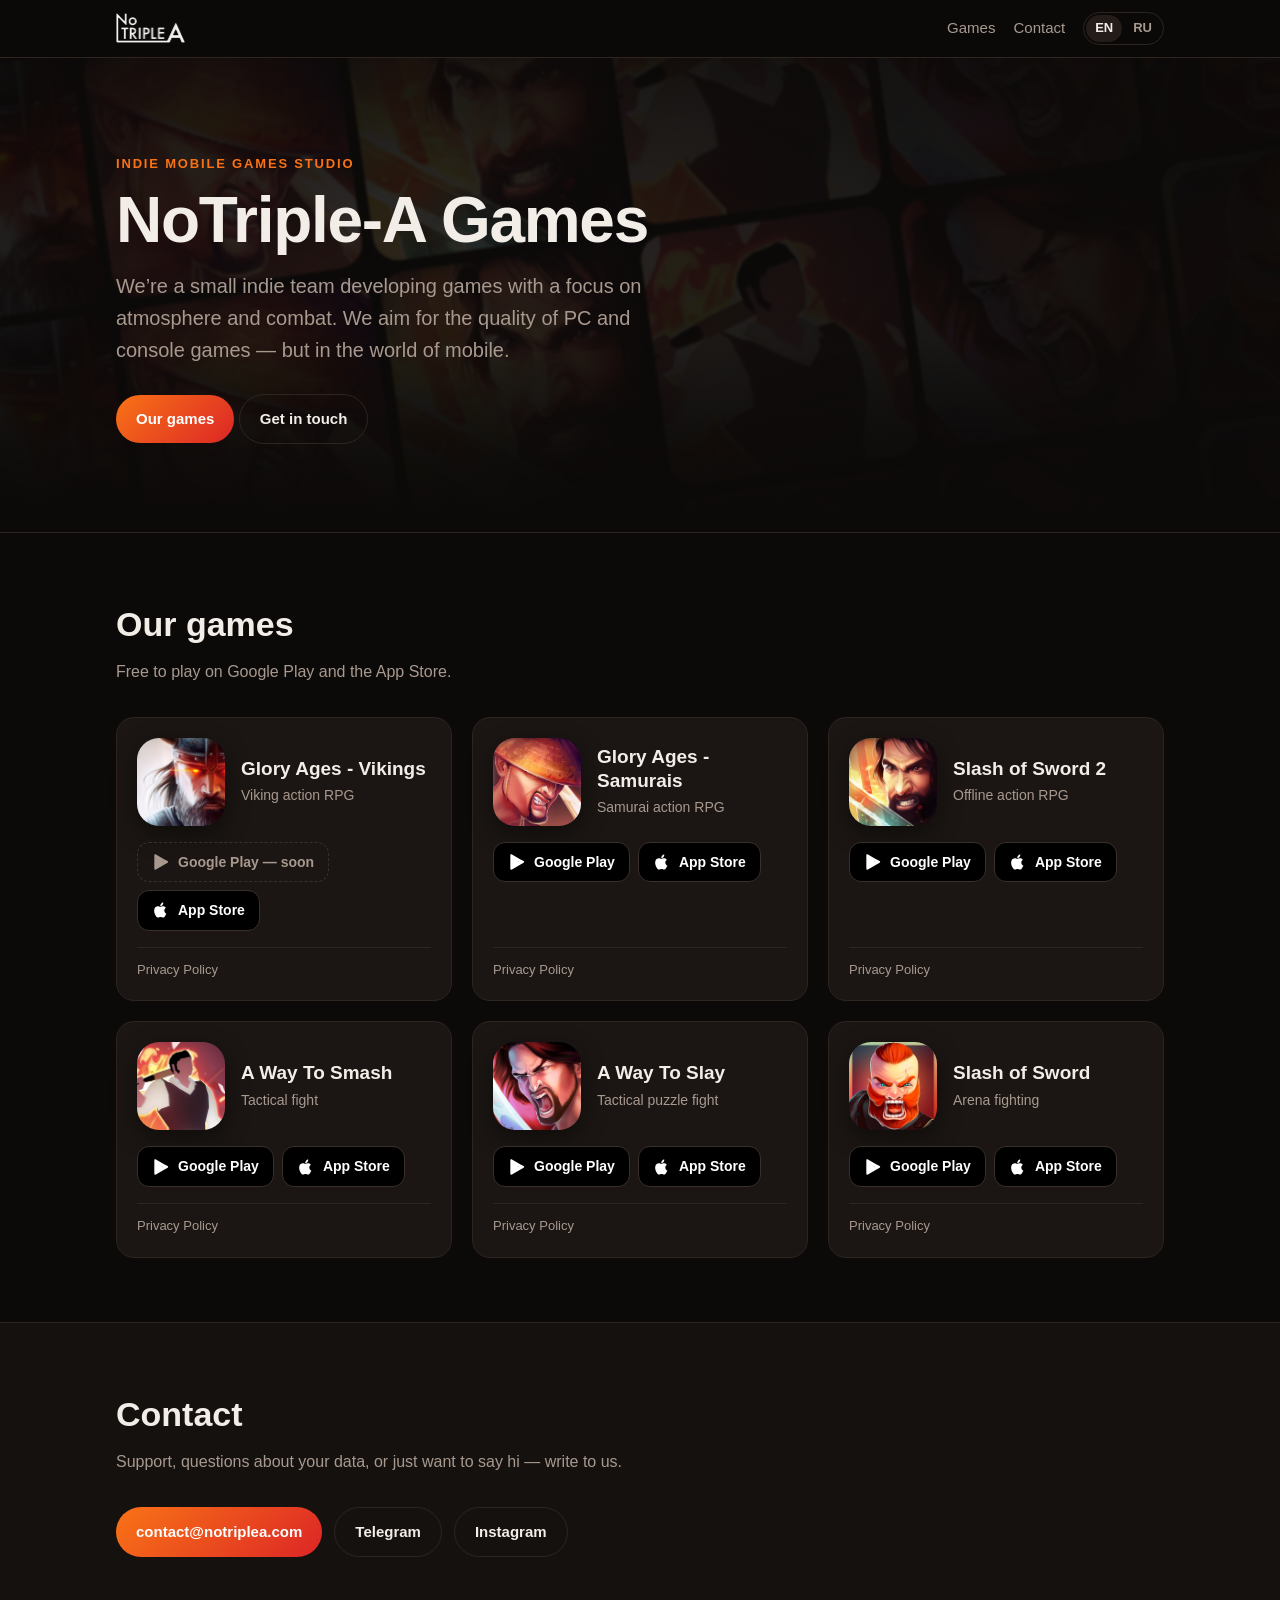
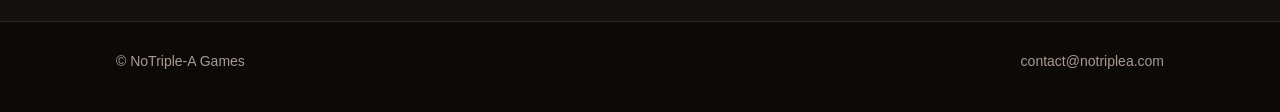
<file: index.html>
<!doctype html>
<html lang="en">
<head>
<meta charset="utf-8">
<meta name="viewport" content="width=device-width, initial-scale=1">
<title>NoTriple-A Games — mobile action games</title>
<meta name="description" content="NoTriple-A Games is a small indie studio making action RPGs and tactical fighting games for Android and iOS.">
<meta name="theme-color" content="#0c0a09">
<link rel="canonical" href="https://notriplea.com/">
<link rel="alternate" hreflang="en" href="https://notriplea.com/">
<link rel="alternate" hreflang="ru" href="https://notriplea.com/ru/">
<link rel="alternate" hreflang="x-default" href="https://notriplea.com/">
<link rel="icon" href="data:image/svg+xml,%3Csvg xmlns='http://www.w3.org/2000/svg' viewBox='0 0 64 64'%3E%3Cdefs%3E%3ClinearGradient id='g' x1='0' y1='0' x2='1' y2='1'%3E%3Cstop offset='0' stop-color='%23f97316'/%3E%3Cstop offset='1' stop-color='%23dc2626'/%3E%3C/linearGradient%3E%3C/defs%3E%3Crect width='64' height='64' rx='16' fill='url(%23g)'/%3E%3Ctext x='32' y='44' font-family='Arial,sans-serif' font-size='34' font-weight='900' text-anchor='middle' fill='white'%3EN%3C/text%3E%3C/svg%3E">
<meta property="og:type" content="website">
<meta property="og:site_name" content="NoTriple-A Games">
<meta property="og:title" content="NoTriple-A Games — mobile action games">
<meta property="og:description" content="NoTriple-A Games is a small indie studio making action RPGs and tactical fighting games for Android and iOS.">
<meta property="og:url" content="https://notriplea.com/">
<meta property="og:image" content="https://notriplea.com/assets/icons/glory-ages-vikings.jpg">
<link rel="stylesheet" href="/style.css?v=16965eba">
</head>
<body>
<header class="topbar"><div class="inner">
  <a class="brand" href="/"><img class="logo" src="/assets/logo.png?v=16965eba" alt="NoTriple-A Games" width="69" height="30"></a>
  <nav><a href="/#games">Games</a> <a href="/#contact">Contact</a> <span class="lang"><strong>EN</strong> <a href="/ru/" data-lang="ru">RU</a></span></nav>
</div></header>

<section class="hero">
  <div class="mosaic" aria-hidden="true"><img src="/assets/icons/glory-ages-vikings.jpg" alt=""><img src="/assets/icons/glory-ages-samurais.jpg" alt=""><img src="/assets/icons/slash-of-sword-2.jpg" alt=""><img src="/assets/icons/a-way-to-smash.jpg" alt=""><img src="/assets/icons/a-way-to-slay.jpg" alt=""><img src="/assets/icons/slash-of-sword.jpg" alt=""><img src="/assets/icons/glory-ages-vikings.jpg" alt=""><img src="/assets/icons/glory-ages-samurais.jpg" alt=""><img src="/assets/icons/slash-of-sword-2.jpg" alt=""><img src="/assets/icons/a-way-to-smash.jpg" alt=""><img src="/assets/icons/a-way-to-slay.jpg" alt=""><img src="/assets/icons/slash-of-sword.jpg" alt=""><img src="/assets/icons/glory-ages-vikings.jpg" alt=""><img src="/assets/icons/glory-ages-samurais.jpg" alt=""><img src="/assets/icons/slash-of-sword-2.jpg" alt=""><img src="/assets/icons/a-way-to-smash.jpg" alt=""><img src="/assets/icons/a-way-to-slay.jpg" alt=""><img src="/assets/icons/slash-of-sword.jpg" alt=""><img src="/assets/icons/glory-ages-vikings.jpg" alt=""><img src="/assets/icons/glory-ages-samurais.jpg" alt=""><img src="/assets/icons/slash-of-sword-2.jpg" alt=""><img src="/assets/icons/a-way-to-smash.jpg" alt=""><img src="/assets/icons/a-way-to-slay.jpg" alt=""><img src="/assets/icons/slash-of-sword.jpg" alt=""></div>
  <div class="content">
    <p class="eyebrow">Indie mobile games studio</p>
    <h1>NoTriple-A Games</h1>
    <p class="lead">We’re a small indie team developing games with a focus on atmosphere and combat. We aim for the quality of PC and console games — but in the world of mobile.</p>
    <a class="btn" href="#games">Our games</a>
    <a class="btn ghost" href="#contact">Get in touch</a>
  </div>
</section>

<section class="section" id="games">
  <h2>Our games</h2>
  <p class="sub">Free to play on Google Play and the App Store.</p>
  <ul class="games">
  <li class="game">
    <div class="head">
      <img class="icon" src="/assets/icons/glory-ages-vikings.jpg" alt="Glory Ages - Vikings — icon" width="88" height="88" loading="lazy">
      <div><h3>Glory Ages - Vikings</h3><p class="tag">Viking action RPG</p></div>
    </div>
    <div class="stores">
      <span class="store soon"><svg viewBox="0 0 24 24" aria-hidden="true"><path d="M3.6 1.8c-.3.3-.5.8-.5 1.4v17.6c0 .6.2 1.1.5 1.4l.1.1L13.5 12v-.2L3.7 1.7l-.1.1zm13.2 13.5L13.5 12v-.2l3.3-3.3.1.1 3.9 2.2c1.1.6 1.1 1.7 0 2.3l-3.9 2.2h-.1zm-.1.1L13.5 12 3.6 21.9c.4.4 1 .4 1.7.1l11.4-6.6M16.7 8.6 5.3 2c-.7-.4-1.3-.3-1.7.1l9.9 9.9 3.2-3.4z"/></svg>Google Play — soon</span>
      <a class="store" href="https://apps.apple.com/app/id6754191922" target="_blank" rel="noopener"><svg viewBox="0 0 24 24" aria-hidden="true"><path d="M16.4 12.6c0-2.5 2-3.6 2.1-3.7-1.2-1.7-3-1.9-3.6-2-1.5-.2-3 .9-3.8.9-.8 0-2-.9-3.3-.9-1.7 0-3.3 1-4.1 2.5-1.8 3.1-.5 7.6 1.3 10.1.8 1.2 1.8 2.6 3.1 2.5 1.3-.1 1.7-.8 3.3-.8 1.5 0 1.9.8 3.3.8 1.4 0 2.2-1.2 3-2.5 1-1.4 1.4-2.8 1.4-2.8s-2.7-1-2.7-4.1zM14 5.2c.7-.8 1.2-2 1-3.2-1 0-2.2.7-2.9 1.5-.6.7-1.2 1.9-1 3.1 1.1.1 2.2-.6 2.9-1.4z"/></svg>App Store</a>
    </div>
    <div class="legal"><a href="/glory-ages-vikings/privacy/">Privacy Policy</a></div>
  </li>
  <li class="game">
    <div class="head">
      <img class="icon" src="/assets/icons/glory-ages-samurais.jpg" alt="Glory Ages - Samurais — icon" width="88" height="88" loading="lazy">
      <div><h3>Glory Ages - Samurais</h3><p class="tag">Samurai action RPG</p></div>
    </div>
    <div class="stores">
      <a class="store" href="https://play.google.com/store/apps/details?id=com.lalapp.gloryagessamurais" target="_blank" rel="noopener"><svg viewBox="0 0 24 24" aria-hidden="true"><path d="M3.6 1.8c-.3.3-.5.8-.5 1.4v17.6c0 .6.2 1.1.5 1.4l.1.1L13.5 12v-.2L3.7 1.7l-.1.1zm13.2 13.5L13.5 12v-.2l3.3-3.3.1.1 3.9 2.2c1.1.6 1.1 1.7 0 2.3l-3.9 2.2h-.1zm-.1.1L13.5 12 3.6 21.9c.4.4 1 .4 1.7.1l11.4-6.6M16.7 8.6 5.3 2c-.7-.4-1.3-.3-1.7.1l9.9 9.9 3.2-3.4z"/></svg>Google Play</a>
      <a class="store" href="https://apps.apple.com/app/id1440521281" target="_blank" rel="noopener"><svg viewBox="0 0 24 24" aria-hidden="true"><path d="M16.4 12.6c0-2.5 2-3.6 2.1-3.7-1.2-1.7-3-1.9-3.6-2-1.5-.2-3 .9-3.8.9-.8 0-2-.9-3.3-.9-1.7 0-3.3 1-4.1 2.5-1.8 3.1-.5 7.6 1.3 10.1.8 1.2 1.8 2.6 3.1 2.5 1.3-.1 1.7-.8 3.3-.8 1.5 0 1.9.8 3.3.8 1.4 0 2.2-1.2 3-2.5 1-1.4 1.4-2.8 1.4-2.8s-2.7-1-2.7-4.1zM14 5.2c.7-.8 1.2-2 1-3.2-1 0-2.2.7-2.9 1.5-.6.7-1.2 1.9-1 3.1 1.1.1 2.2-.6 2.9-1.4z"/></svg>App Store</a>
    </div>
    <div class="legal"><a href="/glory-ages-samurais/privacy/">Privacy Policy</a></div>
  </li>
  <li class="game">
    <div class="head">
      <img class="icon" src="/assets/icons/slash-of-sword-2.jpg" alt="Slash of Sword 2 — icon" width="88" height="88" loading="lazy">
      <div><h3>Slash of Sword 2</h3><p class="tag">Offline action RPG</p></div>
    </div>
    <div class="stores">
      <a class="store" href="https://play.google.com/store/apps/details?id=com.Notriplea.SlashOfSwordRebelliousJousting" target="_blank" rel="noopener"><svg viewBox="0 0 24 24" aria-hidden="true"><path d="M3.6 1.8c-.3.3-.5.8-.5 1.4v17.6c0 .6.2 1.1.5 1.4l.1.1L13.5 12v-.2L3.7 1.7l-.1.1zm13.2 13.5L13.5 12v-.2l3.3-3.3.1.1 3.9 2.2c1.1.6 1.1 1.7 0 2.3l-3.9 2.2h-.1zm-.1.1L13.5 12 3.6 21.9c.4.4 1 .4 1.7.1l11.4-6.6M16.7 8.6 5.3 2c-.7-.4-1.3-.3-1.7.1l9.9 9.9 3.2-3.4z"/></svg>Google Play</a>
      <a class="store" href="https://apps.apple.com/app/id1526820470" target="_blank" rel="noopener"><svg viewBox="0 0 24 24" aria-hidden="true"><path d="M16.4 12.6c0-2.5 2-3.6 2.1-3.7-1.2-1.7-3-1.9-3.6-2-1.5-.2-3 .9-3.8.9-.8 0-2-.9-3.3-.9-1.7 0-3.3 1-4.1 2.5-1.8 3.1-.5 7.6 1.3 10.1.8 1.2 1.8 2.6 3.1 2.5 1.3-.1 1.7-.8 3.3-.8 1.5 0 1.9.8 3.3.8 1.4 0 2.2-1.2 3-2.5 1-1.4 1.4-2.8 1.4-2.8s-2.7-1-2.7-4.1zM14 5.2c.7-.8 1.2-2 1-3.2-1 0-2.2.7-2.9 1.5-.6.7-1.2 1.9-1 3.1 1.1.1 2.2-.6 2.9-1.4z"/></svg>App Store</a>
    </div>
    <div class="legal"><a href="/slash-of-sword-2/privacy/">Privacy Policy</a></div>
  </li>
  <li class="game">
    <div class="head">
      <img class="icon" src="/assets/icons/a-way-to-smash.jpg" alt="A Way To Smash — icon" width="88" height="88" loading="lazy">
      <div><h3>A Way To Smash</h3><p class="tag">Tactical fight</p></div>
    </div>
    <div class="stores">
      <a class="store" href="https://play.google.com/store/apps/details?id=com.notriplea.awaytosmash" target="_blank" rel="noopener"><svg viewBox="0 0 24 24" aria-hidden="true"><path d="M3.6 1.8c-.3.3-.5.8-.5 1.4v17.6c0 .6.2 1.1.5 1.4l.1.1L13.5 12v-.2L3.7 1.7l-.1.1zm13.2 13.5L13.5 12v-.2l3.3-3.3.1.1 3.9 2.2c1.1.6 1.1 1.7 0 2.3l-3.9 2.2h-.1zm-.1.1L13.5 12 3.6 21.9c.4.4 1 .4 1.7.1l11.4-6.6M16.7 8.6 5.3 2c-.7-.4-1.3-.3-1.7.1l9.9 9.9 3.2-3.4z"/></svg>Google Play</a>
      <a class="store" href="https://apps.apple.com/app/id6447623271" target="_blank" rel="noopener"><svg viewBox="0 0 24 24" aria-hidden="true"><path d="M16.4 12.6c0-2.5 2-3.6 2.1-3.7-1.2-1.7-3-1.9-3.6-2-1.5-.2-3 .9-3.8.9-.8 0-2-.9-3.3-.9-1.7 0-3.3 1-4.1 2.5-1.8 3.1-.5 7.6 1.3 10.1.8 1.2 1.8 2.6 3.1 2.5 1.3-.1 1.7-.8 3.3-.8 1.5 0 1.9.8 3.3.8 1.4 0 2.2-1.2 3-2.5 1-1.4 1.4-2.8 1.4-2.8s-2.7-1-2.7-4.1zM14 5.2c.7-.8 1.2-2 1-3.2-1 0-2.2.7-2.9 1.5-.6.7-1.2 1.9-1 3.1 1.1.1 2.2-.6 2.9-1.4z"/></svg>App Store</a>
    </div>
    <div class="legal"><a href="/a-way-to-smash/privacy/">Privacy Policy</a></div>
  </li>
  <li class="game">
    <div class="head">
      <img class="icon" src="/assets/icons/a-way-to-slay.jpg" alt="A Way To Slay — icon" width="88" height="88" loading="lazy">
      <div><h3>A Way To Slay</h3><p class="tag">Tactical puzzle fight</p></div>
    </div>
    <div class="stores">
      <a class="store" href="https://play.google.com/store/apps/details?id=com.lalapp.waytoslay" target="_blank" rel="noopener"><svg viewBox="0 0 24 24" aria-hidden="true"><path d="M3.6 1.8c-.3.3-.5.8-.5 1.4v17.6c0 .6.2 1.1.5 1.4l.1.1L13.5 12v-.2L3.7 1.7l-.1.1zm13.2 13.5L13.5 12v-.2l3.3-3.3.1.1 3.9 2.2c1.1.6 1.1 1.7 0 2.3l-3.9 2.2h-.1zm-.1.1L13.5 12 3.6 21.9c.4.4 1 .4 1.7.1l11.4-6.6M16.7 8.6 5.3 2c-.7-.4-1.3-.3-1.7.1l9.9 9.9 3.2-3.4z"/></svg>Google Play</a>
      <a class="store" href="https://apps.apple.com/app/id1416226967" target="_blank" rel="noopener"><svg viewBox="0 0 24 24" aria-hidden="true"><path d="M16.4 12.6c0-2.5 2-3.6 2.1-3.7-1.2-1.7-3-1.9-3.6-2-1.5-.2-3 .9-3.8.9-.8 0-2-.9-3.3-.9-1.7 0-3.3 1-4.1 2.5-1.8 3.1-.5 7.6 1.3 10.1.8 1.2 1.8 2.6 3.1 2.5 1.3-.1 1.7-.8 3.3-.8 1.5 0 1.9.8 3.3.8 1.4 0 2.2-1.2 3-2.5 1-1.4 1.4-2.8 1.4-2.8s-2.7-1-2.7-4.1zM14 5.2c.7-.8 1.2-2 1-3.2-1 0-2.2.7-2.9 1.5-.6.7-1.2 1.9-1 3.1 1.1.1 2.2-.6 2.9-1.4z"/></svg>App Store</a>
    </div>
    <div class="legal"><a href="/a-way-to-slay/privacy/">Privacy Policy</a></div>
  </li>
  <li class="game">
    <div class="head">
      <img class="icon" src="/assets/icons/slash-of-sword.jpg" alt="Slash of Sword — icon" width="88" height="88" loading="lazy">
      <div><h3>Slash of Sword</h3><p class="tag">Arena fighting</p></div>
    </div>
    <div class="stores">
      <a class="store" href="https://play.google.com/store/apps/details?id=com.lalapp.slashofsword" target="_blank" rel="noopener"><svg viewBox="0 0 24 24" aria-hidden="true"><path d="M3.6 1.8c-.3.3-.5.8-.5 1.4v17.6c0 .6.2 1.1.5 1.4l.1.1L13.5 12v-.2L3.7 1.7l-.1.1zm13.2 13.5L13.5 12v-.2l3.3-3.3.1.1 3.9 2.2c1.1.6 1.1 1.7 0 2.3l-3.9 2.2h-.1zm-.1.1L13.5 12 3.6 21.9c.4.4 1 .4 1.7.1l11.4-6.6M16.7 8.6 5.3 2c-.7-.4-1.3-.3-1.7.1l9.9 9.9 3.2-3.4z"/></svg>Google Play</a>
      <a class="store" href="https://apps.apple.com/app/id1349721463" target="_blank" rel="noopener"><svg viewBox="0 0 24 24" aria-hidden="true"><path d="M16.4 12.6c0-2.5 2-3.6 2.1-3.7-1.2-1.7-3-1.9-3.6-2-1.5-.2-3 .9-3.8.9-.8 0-2-.9-3.3-.9-1.7 0-3.3 1-4.1 2.5-1.8 3.1-.5 7.6 1.3 10.1.8 1.2 1.8 2.6 3.1 2.5 1.3-.1 1.7-.8 3.3-.8 1.5 0 1.9.8 3.3.8 1.4 0 2.2-1.2 3-2.5 1-1.4 1.4-2.8 1.4-2.8s-2.7-1-2.7-4.1zM14 5.2c.7-.8 1.2-2 1-3.2-1 0-2.2.7-2.9 1.5-.6.7-1.2 1.9-1 3.1 1.1.1 2.2-.6 2.9-1.4z"/></svg>App Store</a>
    </div>
    <div class="legal"><a href="/slash-of-sword/privacy/">Privacy Policy</a></div>
  </li>
  </ul>
</section>

<section class="contact" id="contact">
  <div class="section">
    <h2>Contact</h2>
    <p class="sub">Support, questions about your data, or just want to say hi — write to us.</p>
    <div class="links">
      <a class="btn" href="mailto:contact@notriplea.com">contact@notriplea.com</a>
      <a class="btn ghost" href="https://t.me/NoTripleA" target="_blank" rel="noopener">Telegram</a>
      <a class="btn ghost" href="https://www.instagram.com/notriplea/" target="_blank" rel="noopener">Instagram</a>
    </div>
  </div>
</section>

<footer class="site">
  <span>© NoTriple-A Games</span>
  <span><a href="mailto:contact@notriplea.com">contact@notriplea.com</a></span>
</footer>
<script>
(function(){
  try {
    document.querySelectorAll('[data-lang]').forEach(function(a){
      a.addEventListener('click', function(){ localStorage.setItem('lang', a.getAttribute('data-lang')); });
    });
    if (location.pathname === '/' && !localStorage.getItem('lang') &&
        /^ru|^uk|^be|^kk|^uz/i.test(navigator.language || '')) location.replace('/ru/');
  } catch (e) {}
})();
</script>
</body>
</html>
</file>
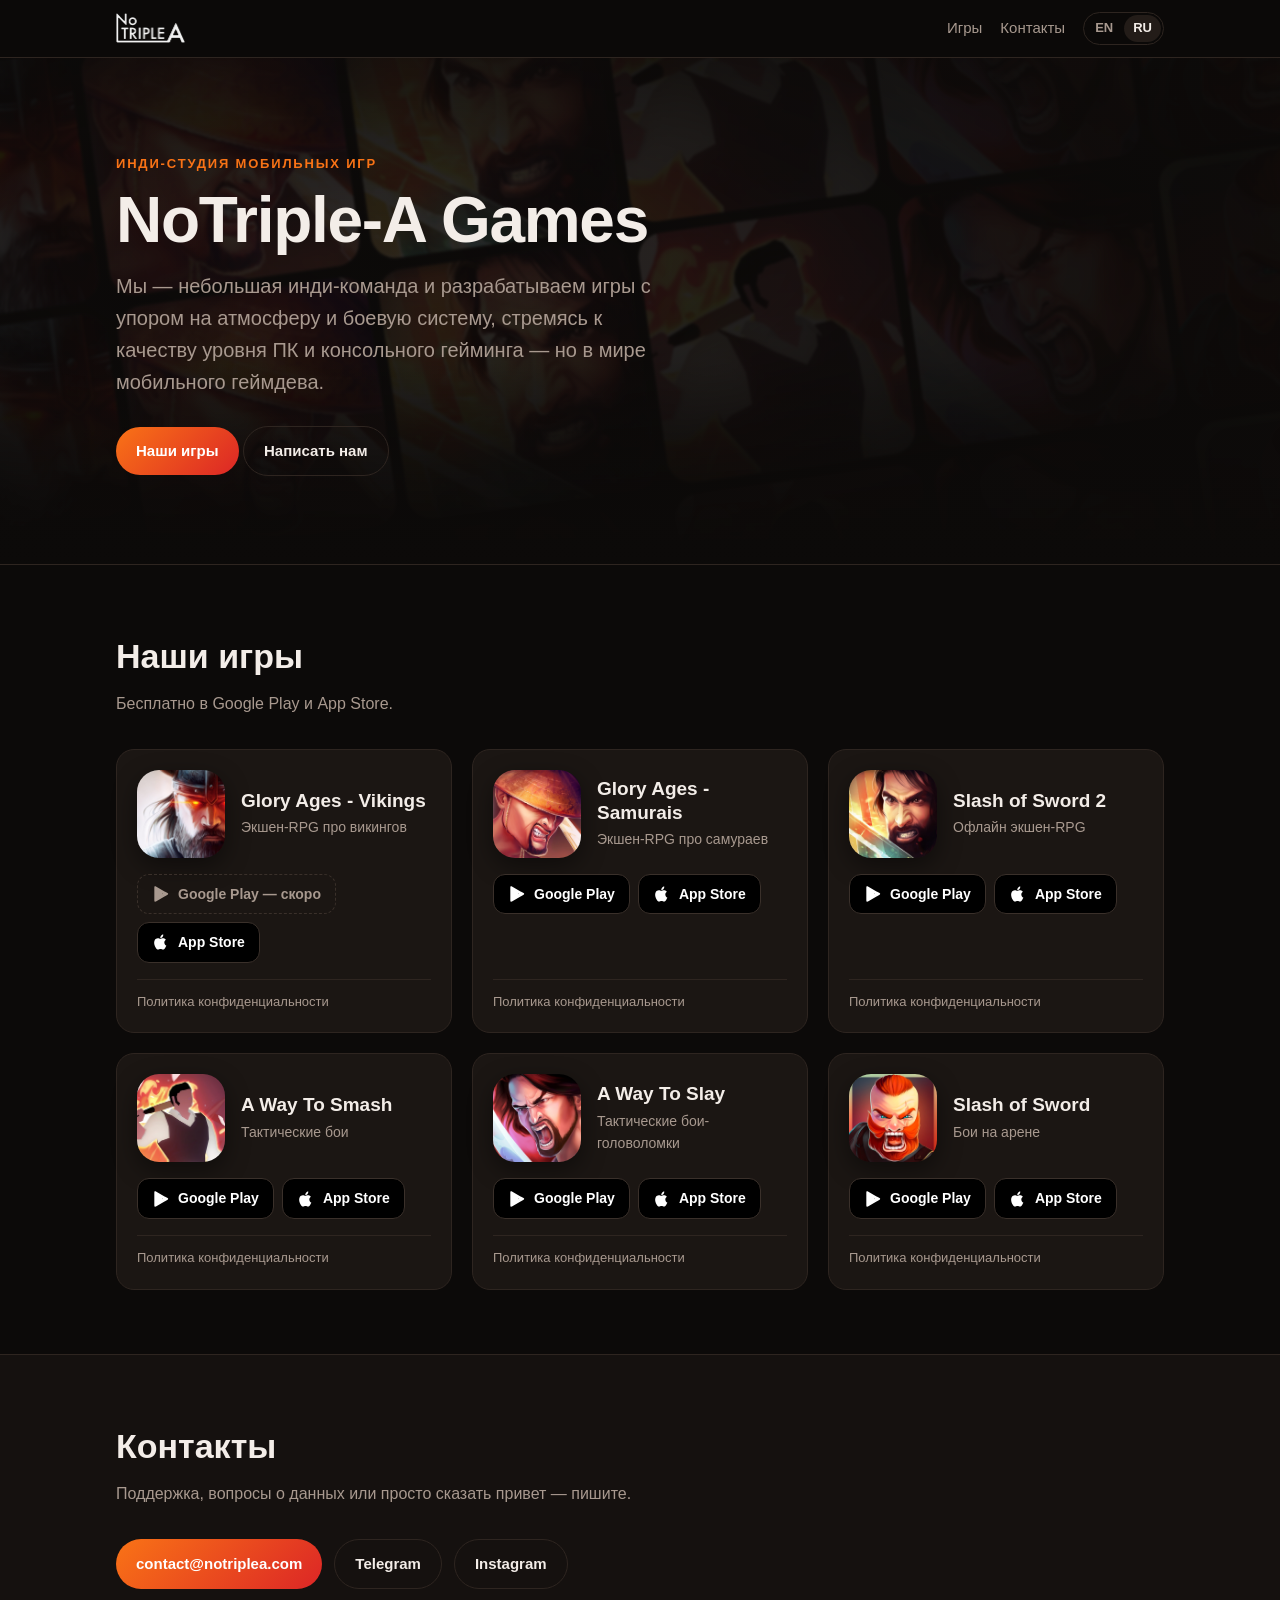
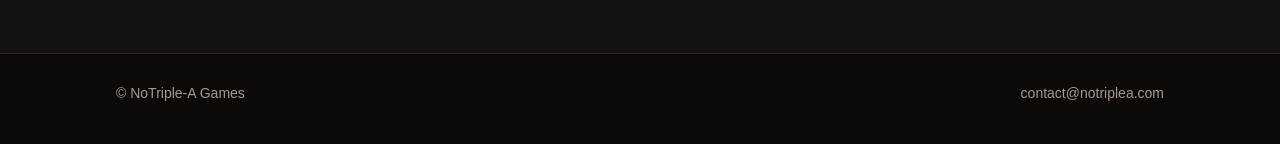
<file: ru/index.html>
<!doctype html>
<html lang="ru">
<head>
<meta charset="utf-8">
<meta name="viewport" content="width=device-width, initial-scale=1">
<title>NoTriple-A Games — мобильные экшен-игры</title>
<meta name="description" content="NoTriple-A Games — небольшая инди-студия: экшен-RPG и тактические бои для Android и iOS.">
<meta name="theme-color" content="#0c0a09">
<link rel="canonical" href="https://notriplea.com/ru/">
<link rel="alternate" hreflang="en" href="https://notriplea.com/">
<link rel="alternate" hreflang="ru" href="https://notriplea.com/ru/">
<link rel="alternate" hreflang="x-default" href="https://notriplea.com/">
<link rel="icon" href="data:image/svg+xml,%3Csvg xmlns='http://www.w3.org/2000/svg' viewBox='0 0 64 64'%3E%3Cdefs%3E%3ClinearGradient id='g' x1='0' y1='0' x2='1' y2='1'%3E%3Cstop offset='0' stop-color='%23f97316'/%3E%3Cstop offset='1' stop-color='%23dc2626'/%3E%3C/linearGradient%3E%3C/defs%3E%3Crect width='64' height='64' rx='16' fill='url(%23g)'/%3E%3Ctext x='32' y='44' font-family='Arial,sans-serif' font-size='34' font-weight='900' text-anchor='middle' fill='white'%3EN%3C/text%3E%3C/svg%3E">
<meta property="og:type" content="website">
<meta property="og:site_name" content="NoTriple-A Games">
<meta property="og:title" content="NoTriple-A Games — мобильные экшен-игры">
<meta property="og:description" content="NoTriple-A Games — небольшая инди-студия: экшен-RPG и тактические бои для Android и iOS.">
<meta property="og:url" content="https://notriplea.com/ru/">
<meta property="og:image" content="https://notriplea.com/assets/icons/glory-ages-vikings.jpg">
<link rel="stylesheet" href="/style.css?v=16965eba">
</head>
<body>
<header class="topbar"><div class="inner">
  <a class="brand" href="/ru/"><img class="logo" src="/assets/logo.png?v=16965eba" alt="NoTriple-A Games" width="69" height="30"></a>
  <nav><a href="/ru/#games">Игры</a> <a href="/ru/#contact">Контакты</a> <span class="lang"><a href="/" data-lang="en">EN</a> <strong>RU</strong></span></nav>
</div></header>

<section class="hero">
  <div class="mosaic" aria-hidden="true"><img src="/assets/icons/glory-ages-vikings.jpg" alt=""><img src="/assets/icons/glory-ages-samurais.jpg" alt=""><img src="/assets/icons/slash-of-sword-2.jpg" alt=""><img src="/assets/icons/a-way-to-smash.jpg" alt=""><img src="/assets/icons/a-way-to-slay.jpg" alt=""><img src="/assets/icons/slash-of-sword.jpg" alt=""><img src="/assets/icons/glory-ages-vikings.jpg" alt=""><img src="/assets/icons/glory-ages-samurais.jpg" alt=""><img src="/assets/icons/slash-of-sword-2.jpg" alt=""><img src="/assets/icons/a-way-to-smash.jpg" alt=""><img src="/assets/icons/a-way-to-slay.jpg" alt=""><img src="/assets/icons/slash-of-sword.jpg" alt=""><img src="/assets/icons/glory-ages-vikings.jpg" alt=""><img src="/assets/icons/glory-ages-samurais.jpg" alt=""><img src="/assets/icons/slash-of-sword-2.jpg" alt=""><img src="/assets/icons/a-way-to-smash.jpg" alt=""><img src="/assets/icons/a-way-to-slay.jpg" alt=""><img src="/assets/icons/slash-of-sword.jpg" alt=""><img src="/assets/icons/glory-ages-vikings.jpg" alt=""><img src="/assets/icons/glory-ages-samurais.jpg" alt=""><img src="/assets/icons/slash-of-sword-2.jpg" alt=""><img src="/assets/icons/a-way-to-smash.jpg" alt=""><img src="/assets/icons/a-way-to-slay.jpg" alt=""><img src="/assets/icons/slash-of-sword.jpg" alt=""></div>
  <div class="content">
    <p class="eyebrow">Инди-студия мобильных игр</p>
    <h1>NoTriple-A Games</h1>
    <p class="lead">Мы — небольшая инди-команда и разрабатываем игры с упором на атмосферу и боевую систему, стремясь к качеству уровня ПК и консольного гейминга — но в мире мобильного геймдева.</p>
    <a class="btn" href="#games">Наши игры</a>
    <a class="btn ghost" href="#contact">Написать нам</a>
  </div>
</section>

<section class="section" id="games">
  <h2>Наши игры</h2>
  <p class="sub">Бесплатно в Google Play и App Store.</p>
  <ul class="games">
  <li class="game">
    <div class="head">
      <img class="icon" src="/assets/icons/glory-ages-vikings.jpg" alt="Glory Ages - Vikings — иконка" width="88" height="88" loading="lazy">
      <div><h3>Glory Ages - Vikings</h3><p class="tag">Экшен-RPG про викингов</p></div>
    </div>
    <div class="stores">
      <span class="store soon"><svg viewBox="0 0 24 24" aria-hidden="true"><path d="M3.6 1.8c-.3.3-.5.8-.5 1.4v17.6c0 .6.2 1.1.5 1.4l.1.1L13.5 12v-.2L3.7 1.7l-.1.1zm13.2 13.5L13.5 12v-.2l3.3-3.3.1.1 3.9 2.2c1.1.6 1.1 1.7 0 2.3l-3.9 2.2h-.1zm-.1.1L13.5 12 3.6 21.9c.4.4 1 .4 1.7.1l11.4-6.6M16.7 8.6 5.3 2c-.7-.4-1.3-.3-1.7.1l9.9 9.9 3.2-3.4z"/></svg>Google Play — скоро</span>
      <a class="store" href="https://apps.apple.com/app/id6754191922" target="_blank" rel="noopener"><svg viewBox="0 0 24 24" aria-hidden="true"><path d="M16.4 12.6c0-2.5 2-3.6 2.1-3.7-1.2-1.7-3-1.9-3.6-2-1.5-.2-3 .9-3.8.9-.8 0-2-.9-3.3-.9-1.7 0-3.3 1-4.1 2.5-1.8 3.1-.5 7.6 1.3 10.1.8 1.2 1.8 2.6 3.1 2.5 1.3-.1 1.7-.8 3.3-.8 1.5 0 1.9.8 3.3.8 1.4 0 2.2-1.2 3-2.5 1-1.4 1.4-2.8 1.4-2.8s-2.7-1-2.7-4.1zM14 5.2c.7-.8 1.2-2 1-3.2-1 0-2.2.7-2.9 1.5-.6.7-1.2 1.9-1 3.1 1.1.1 2.2-.6 2.9-1.4z"/></svg>App Store</a>
    </div>
    <div class="legal"><a href="/glory-ages-vikings/privacy/ru/">Политика конфиденциальности</a></div>
  </li>
  <li class="game">
    <div class="head">
      <img class="icon" src="/assets/icons/glory-ages-samurais.jpg" alt="Glory Ages - Samurais — иконка" width="88" height="88" loading="lazy">
      <div><h3>Glory Ages - Samurais</h3><p class="tag">Экшен-RPG про самураев</p></div>
    </div>
    <div class="stores">
      <a class="store" href="https://play.google.com/store/apps/details?id=com.lalapp.gloryagessamurais" target="_blank" rel="noopener"><svg viewBox="0 0 24 24" aria-hidden="true"><path d="M3.6 1.8c-.3.3-.5.8-.5 1.4v17.6c0 .6.2 1.1.5 1.4l.1.1L13.5 12v-.2L3.7 1.7l-.1.1zm13.2 13.5L13.5 12v-.2l3.3-3.3.1.1 3.9 2.2c1.1.6 1.1 1.7 0 2.3l-3.9 2.2h-.1zm-.1.1L13.5 12 3.6 21.9c.4.4 1 .4 1.7.1l11.4-6.6M16.7 8.6 5.3 2c-.7-.4-1.3-.3-1.7.1l9.9 9.9 3.2-3.4z"/></svg>Google Play</a>
      <a class="store" href="https://apps.apple.com/app/id1440521281" target="_blank" rel="noopener"><svg viewBox="0 0 24 24" aria-hidden="true"><path d="M16.4 12.6c0-2.5 2-3.6 2.1-3.7-1.2-1.7-3-1.9-3.6-2-1.5-.2-3 .9-3.8.9-.8 0-2-.9-3.3-.9-1.7 0-3.3 1-4.1 2.5-1.8 3.1-.5 7.6 1.3 10.1.8 1.2 1.8 2.6 3.1 2.5 1.3-.1 1.7-.8 3.3-.8 1.5 0 1.9.8 3.3.8 1.4 0 2.2-1.2 3-2.5 1-1.4 1.4-2.8 1.4-2.8s-2.7-1-2.7-4.1zM14 5.2c.7-.8 1.2-2 1-3.2-1 0-2.2.7-2.9 1.5-.6.7-1.2 1.9-1 3.1 1.1.1 2.2-.6 2.9-1.4z"/></svg>App Store</a>
    </div>
    <div class="legal"><a href="/glory-ages-samurais/privacy/ru/">Политика конфиденциальности</a></div>
  </li>
  <li class="game">
    <div class="head">
      <img class="icon" src="/assets/icons/slash-of-sword-2.jpg" alt="Slash of Sword 2 — иконка" width="88" height="88" loading="lazy">
      <div><h3>Slash of Sword 2</h3><p class="tag">Офлайн экшен-RPG</p></div>
    </div>
    <div class="stores">
      <a class="store" href="https://play.google.com/store/apps/details?id=com.Notriplea.SlashOfSwordRebelliousJousting" target="_blank" rel="noopener"><svg viewBox="0 0 24 24" aria-hidden="true"><path d="M3.6 1.8c-.3.3-.5.8-.5 1.4v17.6c0 .6.2 1.1.5 1.4l.1.1L13.5 12v-.2L3.7 1.7l-.1.1zm13.2 13.5L13.5 12v-.2l3.3-3.3.1.1 3.9 2.2c1.1.6 1.1 1.7 0 2.3l-3.9 2.2h-.1zm-.1.1L13.5 12 3.6 21.9c.4.4 1 .4 1.7.1l11.4-6.6M16.7 8.6 5.3 2c-.7-.4-1.3-.3-1.7.1l9.9 9.9 3.2-3.4z"/></svg>Google Play</a>
      <a class="store" href="https://apps.apple.com/app/id1526820470" target="_blank" rel="noopener"><svg viewBox="0 0 24 24" aria-hidden="true"><path d="M16.4 12.6c0-2.5 2-3.6 2.1-3.7-1.2-1.7-3-1.9-3.6-2-1.5-.2-3 .9-3.8.9-.8 0-2-.9-3.3-.9-1.7 0-3.3 1-4.1 2.5-1.8 3.1-.5 7.6 1.3 10.1.8 1.2 1.8 2.6 3.1 2.5 1.3-.1 1.7-.8 3.3-.8 1.5 0 1.9.8 3.3.8 1.4 0 2.2-1.2 3-2.5 1-1.4 1.4-2.8 1.4-2.8s-2.7-1-2.7-4.1zM14 5.2c.7-.8 1.2-2 1-3.2-1 0-2.2.7-2.9 1.5-.6.7-1.2 1.9-1 3.1 1.1.1 2.2-.6 2.9-1.4z"/></svg>App Store</a>
    </div>
    <div class="legal"><a href="/slash-of-sword-2/privacy/ru/">Политика конфиденциальности</a></div>
  </li>
  <li class="game">
    <div class="head">
      <img class="icon" src="/assets/icons/a-way-to-smash.jpg" alt="A Way To Smash — иконка" width="88" height="88" loading="lazy">
      <div><h3>A Way To Smash</h3><p class="tag">Тактические бои</p></div>
    </div>
    <div class="stores">
      <a class="store" href="https://play.google.com/store/apps/details?id=com.notriplea.awaytosmash" target="_blank" rel="noopener"><svg viewBox="0 0 24 24" aria-hidden="true"><path d="M3.6 1.8c-.3.3-.5.8-.5 1.4v17.6c0 .6.2 1.1.5 1.4l.1.1L13.5 12v-.2L3.7 1.7l-.1.1zm13.2 13.5L13.5 12v-.2l3.3-3.3.1.1 3.9 2.2c1.1.6 1.1 1.7 0 2.3l-3.9 2.2h-.1zm-.1.1L13.5 12 3.6 21.9c.4.4 1 .4 1.7.1l11.4-6.6M16.7 8.6 5.3 2c-.7-.4-1.3-.3-1.7.1l9.9 9.9 3.2-3.4z"/></svg>Google Play</a>
      <a class="store" href="https://apps.apple.com/app/id6447623271" target="_blank" rel="noopener"><svg viewBox="0 0 24 24" aria-hidden="true"><path d="M16.4 12.6c0-2.5 2-3.6 2.1-3.7-1.2-1.7-3-1.9-3.6-2-1.5-.2-3 .9-3.8.9-.8 0-2-.9-3.3-.9-1.7 0-3.3 1-4.1 2.5-1.8 3.1-.5 7.6 1.3 10.1.8 1.2 1.8 2.6 3.1 2.5 1.3-.1 1.7-.8 3.3-.8 1.5 0 1.9.8 3.3.8 1.4 0 2.2-1.2 3-2.5 1-1.4 1.4-2.8 1.4-2.8s-2.7-1-2.7-4.1zM14 5.2c.7-.8 1.2-2 1-3.2-1 0-2.2.7-2.9 1.5-.6.7-1.2 1.9-1 3.1 1.1.1 2.2-.6 2.9-1.4z"/></svg>App Store</a>
    </div>
    <div class="legal"><a href="/a-way-to-smash/privacy/ru/">Политика конфиденциальности</a></div>
  </li>
  <li class="game">
    <div class="head">
      <img class="icon" src="/assets/icons/a-way-to-slay.jpg" alt="A Way To Slay — иконка" width="88" height="88" loading="lazy">
      <div><h3>A Way To Slay</h3><p class="tag">Тактические бои-головоломки</p></div>
    </div>
    <div class="stores">
      <a class="store" href="https://play.google.com/store/apps/details?id=com.lalapp.waytoslay" target="_blank" rel="noopener"><svg viewBox="0 0 24 24" aria-hidden="true"><path d="M3.6 1.8c-.3.3-.5.8-.5 1.4v17.6c0 .6.2 1.1.5 1.4l.1.1L13.5 12v-.2L3.7 1.7l-.1.1zm13.2 13.5L13.5 12v-.2l3.3-3.3.1.1 3.9 2.2c1.1.6 1.1 1.7 0 2.3l-3.9 2.2h-.1zm-.1.1L13.5 12 3.6 21.9c.4.4 1 .4 1.7.1l11.4-6.6M16.7 8.6 5.3 2c-.7-.4-1.3-.3-1.7.1l9.9 9.9 3.2-3.4z"/></svg>Google Play</a>
      <a class="store" href="https://apps.apple.com/app/id1416226967" target="_blank" rel="noopener"><svg viewBox="0 0 24 24" aria-hidden="true"><path d="M16.4 12.6c0-2.5 2-3.6 2.1-3.7-1.2-1.7-3-1.9-3.6-2-1.5-.2-3 .9-3.8.9-.8 0-2-.9-3.3-.9-1.7 0-3.3 1-4.1 2.5-1.8 3.1-.5 7.6 1.3 10.1.8 1.2 1.8 2.6 3.1 2.5 1.3-.1 1.7-.8 3.3-.8 1.5 0 1.9.8 3.3.8 1.4 0 2.2-1.2 3-2.5 1-1.4 1.4-2.8 1.4-2.8s-2.7-1-2.7-4.1zM14 5.2c.7-.8 1.2-2 1-3.2-1 0-2.2.7-2.9 1.5-.6.7-1.2 1.9-1 3.1 1.1.1 2.2-.6 2.9-1.4z"/></svg>App Store</a>
    </div>
    <div class="legal"><a href="/a-way-to-slay/privacy/ru/">Политика конфиденциальности</a></div>
  </li>
  <li class="game">
    <div class="head">
      <img class="icon" src="/assets/icons/slash-of-sword.jpg" alt="Slash of Sword — иконка" width="88" height="88" loading="lazy">
      <div><h3>Slash of Sword</h3><p class="tag">Бои на арене</p></div>
    </div>
    <div class="stores">
      <a class="store" href="https://play.google.com/store/apps/details?id=com.lalapp.slashofsword" target="_blank" rel="noopener"><svg viewBox="0 0 24 24" aria-hidden="true"><path d="M3.6 1.8c-.3.3-.5.8-.5 1.4v17.6c0 .6.2 1.1.5 1.4l.1.1L13.5 12v-.2L3.7 1.7l-.1.1zm13.2 13.5L13.5 12v-.2l3.3-3.3.1.1 3.9 2.2c1.1.6 1.1 1.7 0 2.3l-3.9 2.2h-.1zm-.1.1L13.5 12 3.6 21.9c.4.4 1 .4 1.7.1l11.4-6.6M16.7 8.6 5.3 2c-.7-.4-1.3-.3-1.7.1l9.9 9.9 3.2-3.4z"/></svg>Google Play</a>
      <a class="store" href="https://apps.apple.com/app/id1349721463" target="_blank" rel="noopener"><svg viewBox="0 0 24 24" aria-hidden="true"><path d="M16.4 12.6c0-2.5 2-3.6 2.1-3.7-1.2-1.7-3-1.9-3.6-2-1.5-.2-3 .9-3.8.9-.8 0-2-.9-3.3-.9-1.7 0-3.3 1-4.1 2.5-1.8 3.1-.5 7.6 1.3 10.1.8 1.2 1.8 2.6 3.1 2.5 1.3-.1 1.7-.8 3.3-.8 1.5 0 1.9.8 3.3.8 1.4 0 2.2-1.2 3-2.5 1-1.4 1.4-2.8 1.4-2.8s-2.7-1-2.7-4.1zM14 5.2c.7-.8 1.2-2 1-3.2-1 0-2.2.7-2.9 1.5-.6.7-1.2 1.9-1 3.1 1.1.1 2.2-.6 2.9-1.4z"/></svg>App Store</a>
    </div>
    <div class="legal"><a href="/slash-of-sword/privacy/ru/">Политика конфиденциальности</a></div>
  </li>
  </ul>
</section>

<section class="contact" id="contact">
  <div class="section">
    <h2>Контакты</h2>
    <p class="sub">Поддержка, вопросы о данных или просто сказать привет — пишите.</p>
    <div class="links">
      <a class="btn" href="mailto:contact@notriplea.com">contact@notriplea.com</a>
      <a class="btn ghost" href="https://t.me/NoTripleA" target="_blank" rel="noopener">Telegram</a>
      <a class="btn ghost" href="https://www.instagram.com/notriplea/" target="_blank" rel="noopener">Instagram</a>
    </div>
  </div>
</section>

<footer class="site">
  <span>© NoTriple-A Games</span>
  <span><a href="mailto:contact@notriplea.com">contact@notriplea.com</a></span>
</footer>
<script>
(function(){
  try {
    document.querySelectorAll('[data-lang]').forEach(function(a){
      a.addEventListener('click', function(){ localStorage.setItem('lang', a.getAttribute('data-lang')); });
    });
    if (location.pathname === '/' && !localStorage.getItem('lang') &&
        /^ru|^uk|^be|^kk|^uz/i.test(navigator.language || '')) location.replace('/ru/');
  } catch (e) {}
})();
</script>
</body>
</html>
</file>
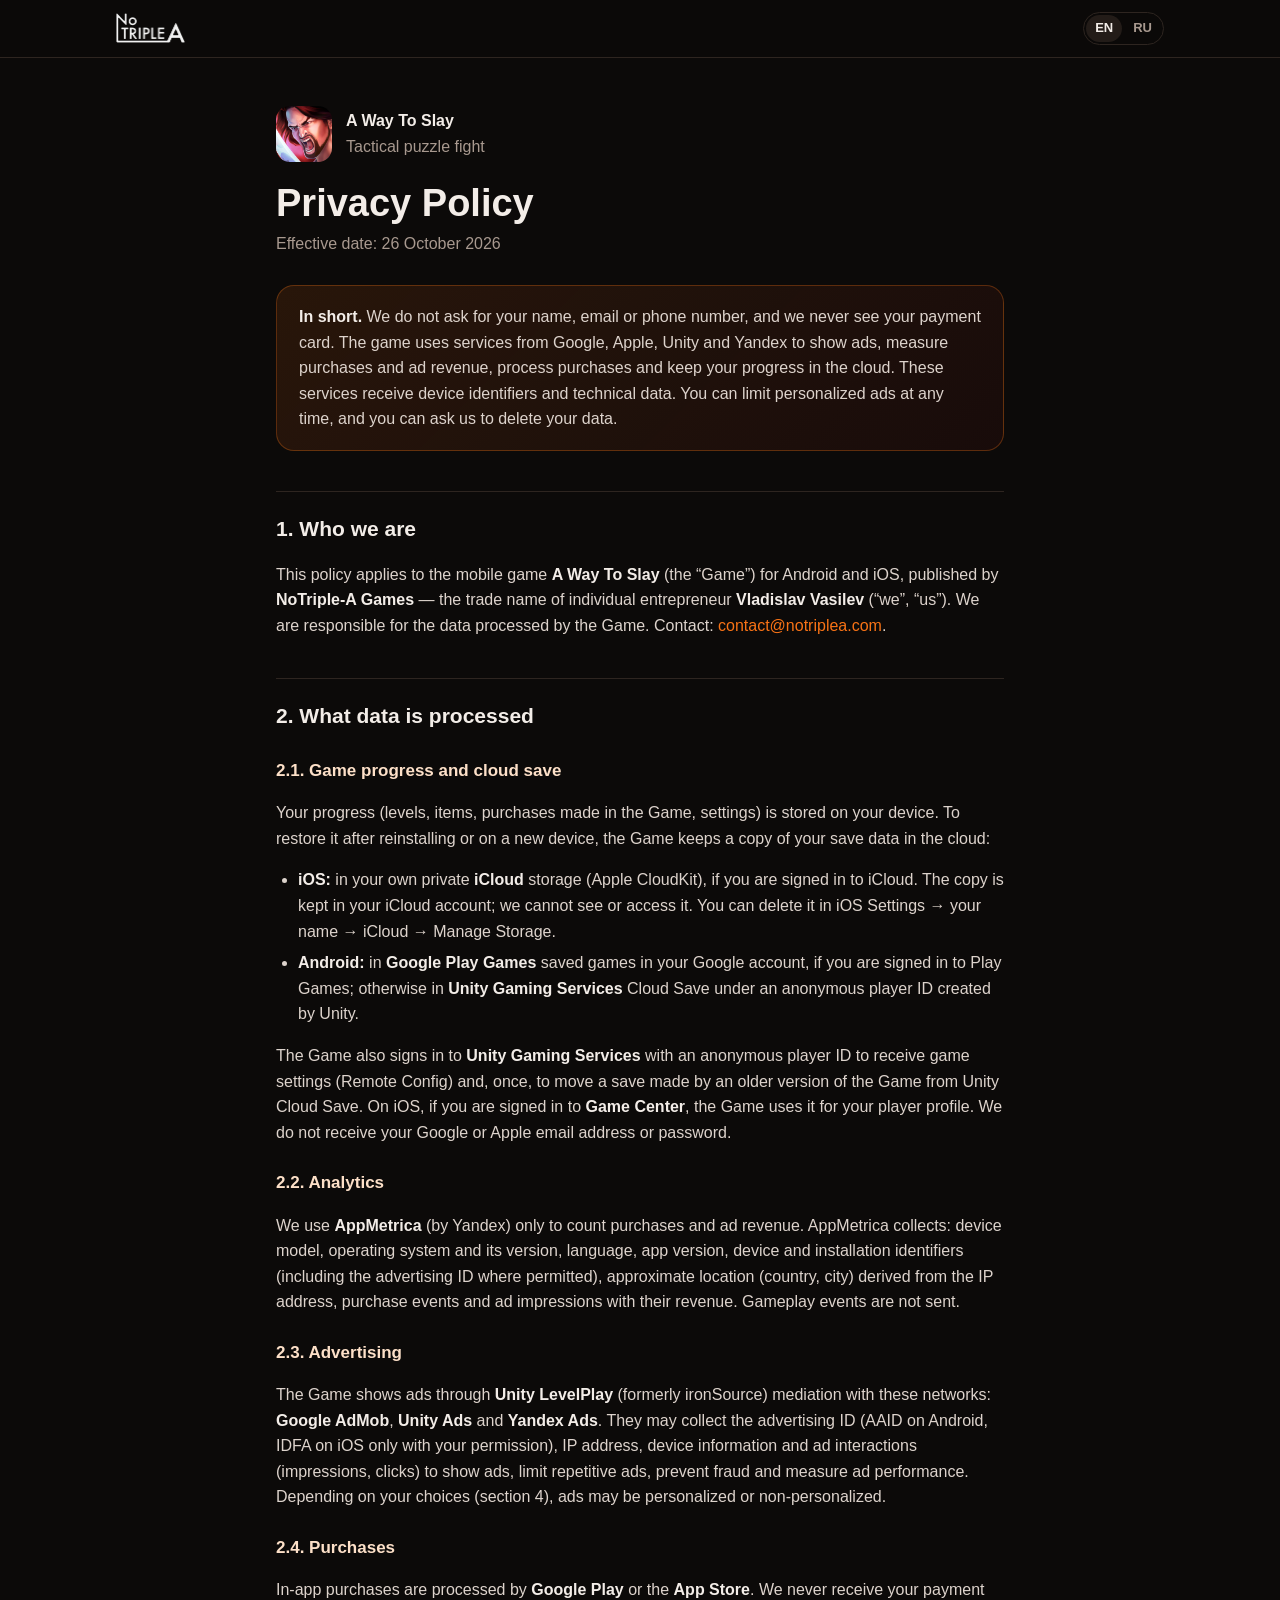
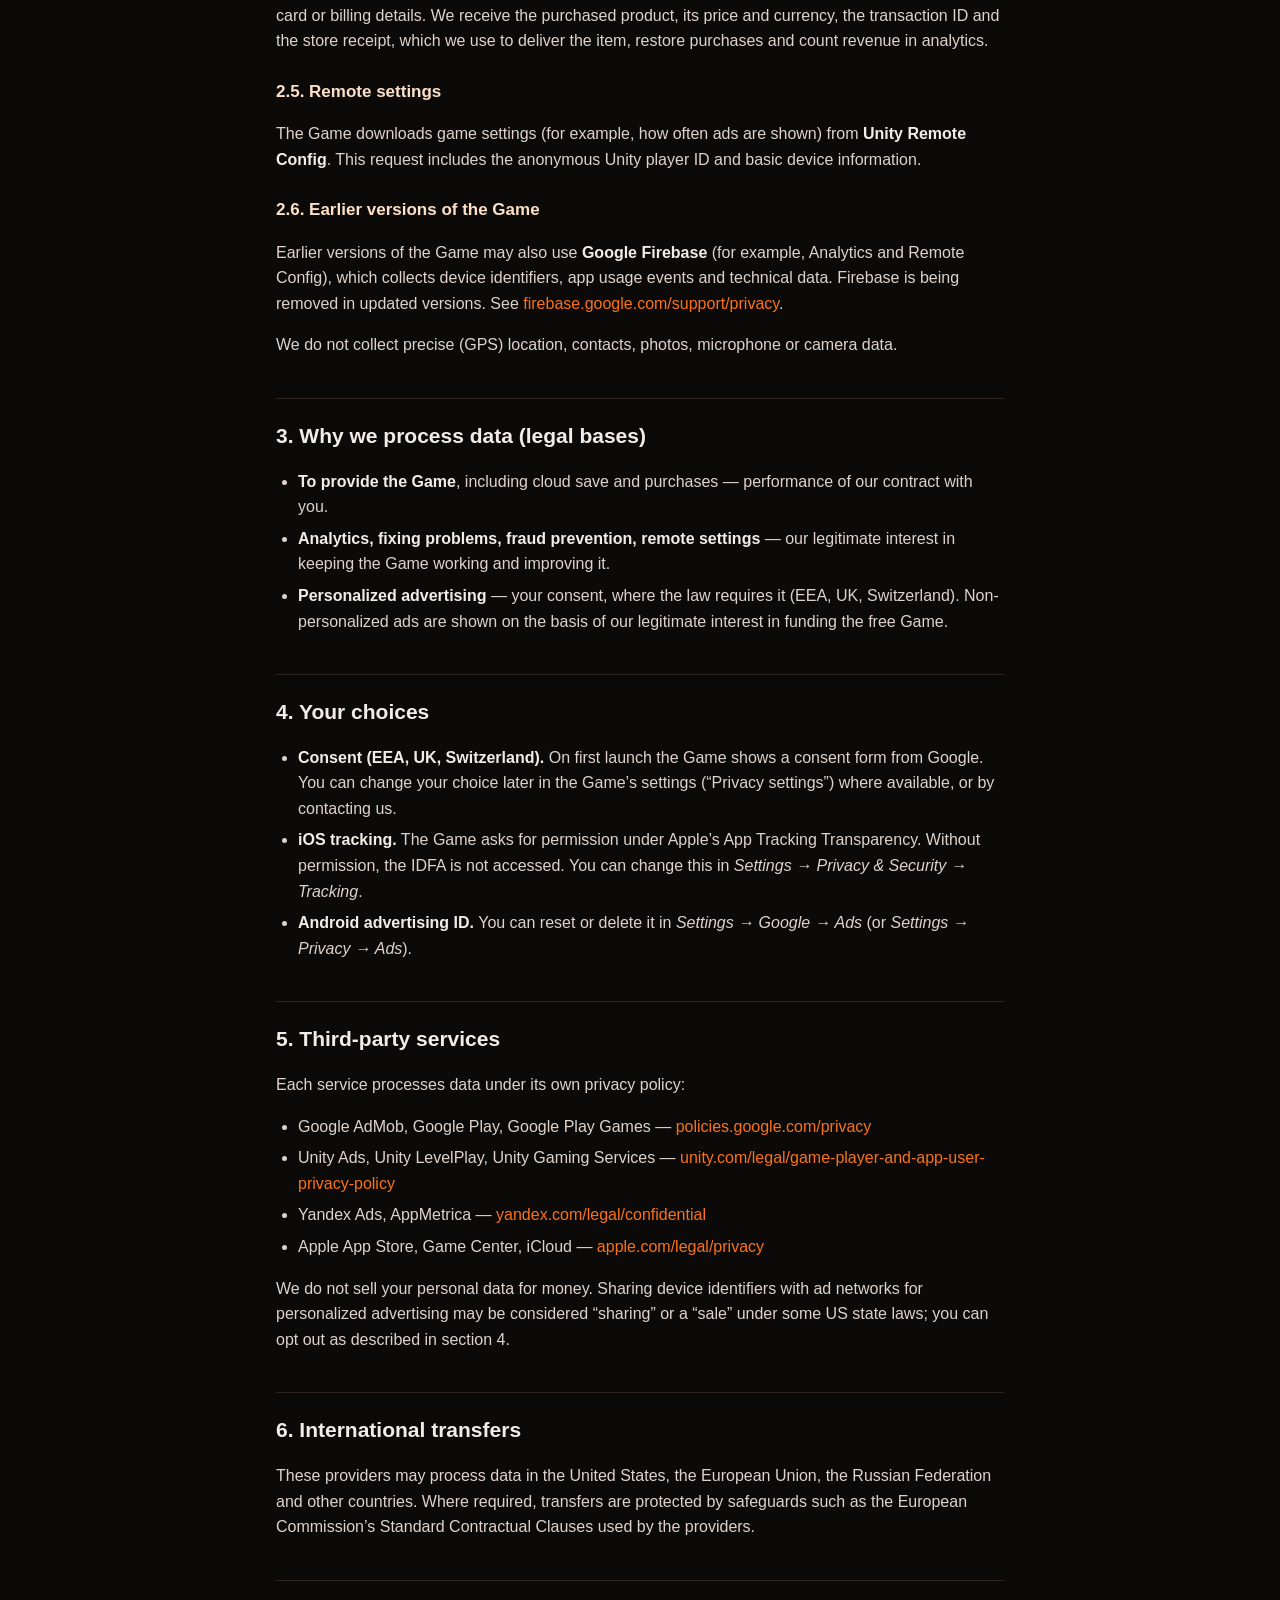
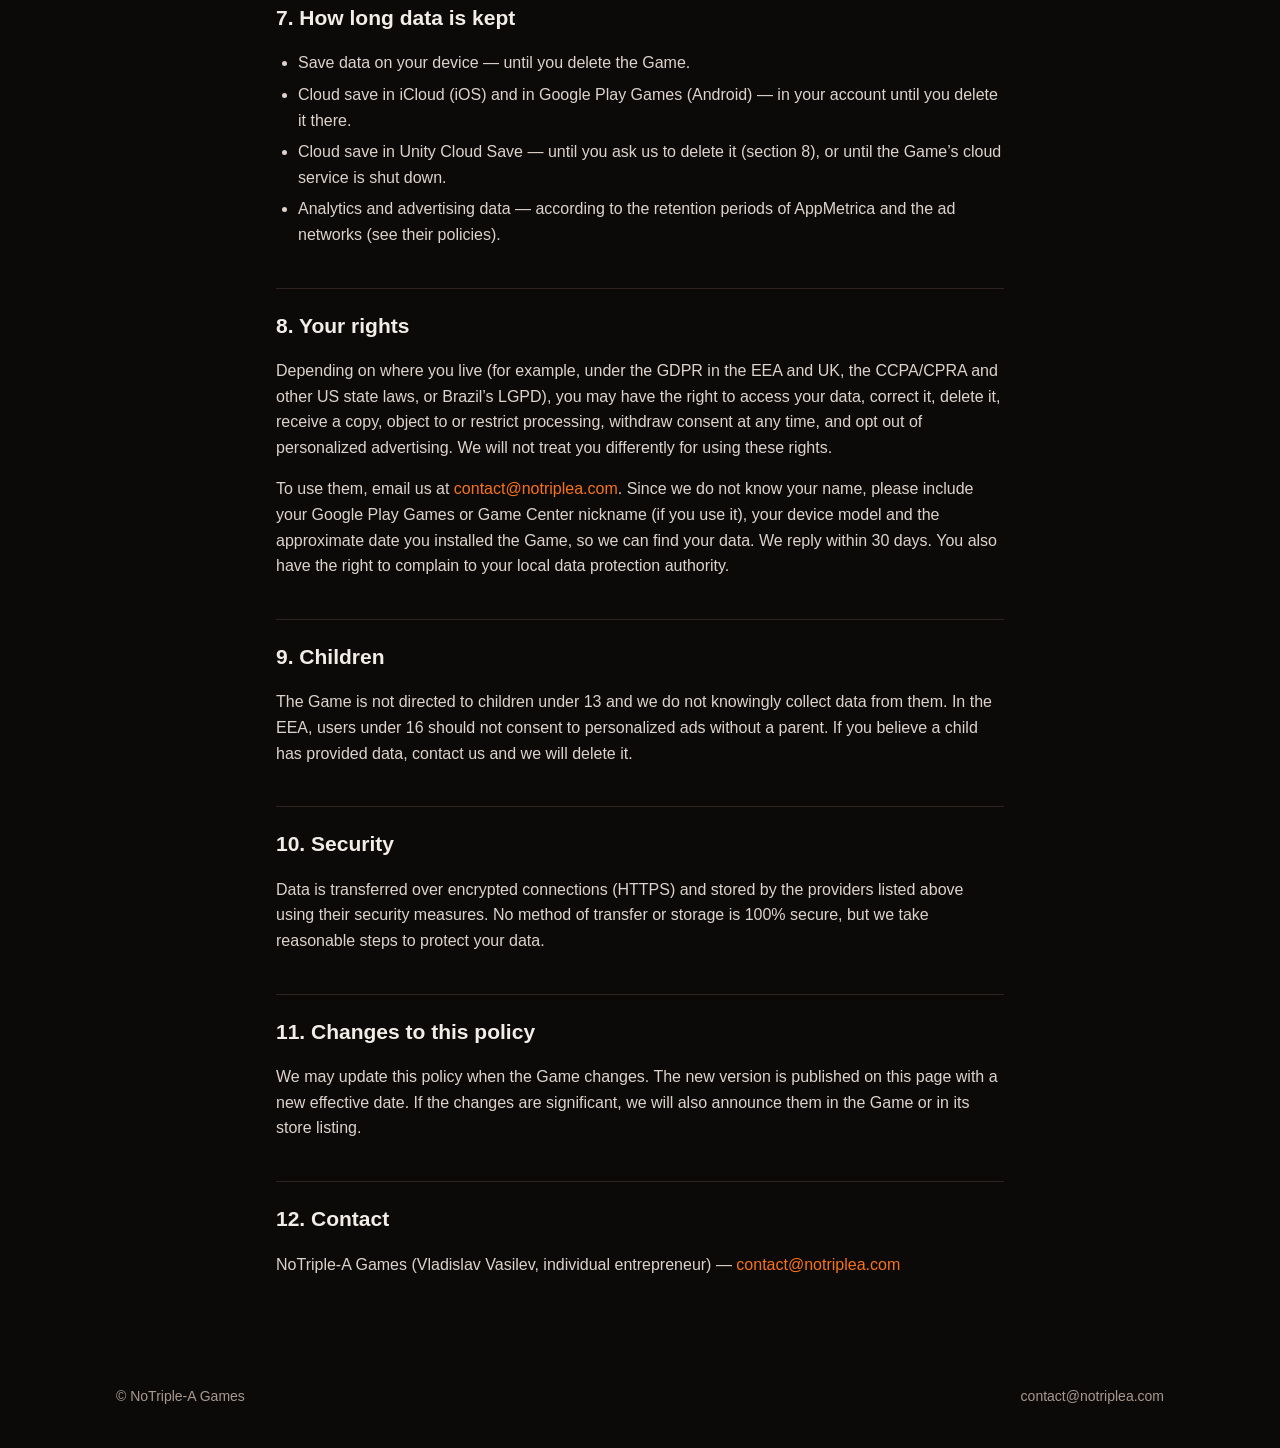
<file: a-way-to-slay/privacy/index.html>
<!doctype html>
<html lang="en">
<head>
<meta charset="utf-8">
<meta name="viewport" content="width=device-width, initial-scale=1">
<title>Privacy Policy — A Way To Slay</title>
<meta name="description" content="Privacy Policy of the mobile game A Way To Slay by NoTriple-A Games.">
<meta name="theme-color" content="#0c0a09">
<link rel="canonical" href="https://notriplea.com/a-way-to-slay/privacy/">
<link rel="alternate" hreflang="en" href="https://notriplea.com/a-way-to-slay/privacy/">
<link rel="alternate" hreflang="ru" href="https://notriplea.com/a-way-to-slay/privacy/ru/">
<link rel="icon" href="data:image/svg+xml,%3Csvg xmlns='http://www.w3.org/2000/svg' viewBox='0 0 64 64'%3E%3Cdefs%3E%3ClinearGradient id='g' x1='0' y1='0' x2='1' y2='1'%3E%3Cstop offset='0' stop-color='%23f97316'/%3E%3Cstop offset='1' stop-color='%23dc2626'/%3E%3C/linearGradient%3E%3C/defs%3E%3Crect width='64' height='64' rx='16' fill='url(%23g)'/%3E%3Ctext x='32' y='44' font-family='Arial,sans-serif' font-size='34' font-weight='900' text-anchor='middle' fill='white'%3EN%3C/text%3E%3C/svg%3E">
<meta property="og:type" content="website">
<meta property="og:site_name" content="NoTriple-A Games">
<meta property="og:title" content="Privacy Policy — A Way To Slay">
<meta property="og:description" content="Privacy Policy of the mobile game A Way To Slay by NoTriple-A Games.">
<meta property="og:url" content="https://notriplea.com/a-way-to-slay/privacy/">
<meta property="og:image" content="https://notriplea.com/assets/icons/a-way-to-slay.jpg">
<link rel="stylesheet" href="/style.css?v=16965eba">
</head>
<body>
<header class="topbar"><div class="inner">
  <a class="brand" href="/"><img class="logo" src="/assets/logo.png?v=16965eba" alt="NoTriple-A Games" width="69" height="30"></a>
  <nav><span class="lang"><strong>EN</strong> <a href="/a-way-to-slay/privacy/ru/" data-lang="ru">RU</a></span></nav>
</div></header>

<main class="doc">
<div class="game-chip"><img src="/assets/icons/a-way-to-slay.jpg" alt="" width="56" height="56"><div><strong>A Way To Slay</strong><br><span class="meta">Tactical puzzle fight</span></div></div>
<h1>Privacy Policy</h1>
<p class="meta">Effective date: 26 October 2026</p>

<div class="card">
<p><strong>In short.</strong> We do not ask for your name, email or phone number, and we never see your payment card. The game uses services from Google, Apple, Unity and Yandex to show ads, measure purchases and ad revenue, process purchases and keep your progress in the cloud. These services receive device identifiers and technical data. You can limit personalized ads at any time, and you can ask us to delete your data.</p>
</div>

<h2>1. Who we are</h2>
<p>This policy applies to the mobile game <strong>A Way To Slay</strong> (the “Game”) for Android and iOS, published by <strong>NoTriple-A Games</strong> — the trade name of individual entrepreneur <strong>Vladislav Vasilev</strong> (“we”, “us”). We are responsible for the data processed by the Game. Contact: <a href="mailto:contact@notriplea.com">contact@notriplea.com</a>.</p>

<h2>2. What data is processed</h2>

<h3>2.1. Game progress and cloud save</h3>
<p>Your progress (levels, items, purchases made in the Game, settings) is stored on your device. To restore it after reinstalling or on a new device, the Game keeps a copy of your save data in the cloud:</p>
<ul>
  <li><strong>iOS:</strong> in your own private <strong>iCloud</strong> storage (Apple CloudKit), if you are signed in to iCloud. The copy is kept in your iCloud account; we cannot see or access it. You can delete it in iOS Settings → your name → iCloud → Manage Storage.</li>
  <li><strong>Android:</strong> in <strong>Google Play Games</strong> saved games in your Google account, if you are signed in to Play Games; otherwise in <strong>Unity Gaming Services</strong> Cloud Save under an anonymous player ID created by Unity.</li>
</ul>
<p>The Game also signs in to <strong>Unity Gaming Services</strong> with an anonymous player ID to receive game settings (Remote Config) and, once, to move a save made by an older version of the Game from Unity Cloud Save. On iOS, if you are signed in to <strong>Game Center</strong>, the Game uses it for your player profile. We do not receive your Google or Apple email address or password.</p>

<h3>2.2. Analytics</h3>
<p>We use <strong>AppMetrica</strong> (by Yandex) only to count purchases and ad revenue. AppMetrica collects: device model, operating system and its version, language, app version, device and installation identifiers (including the advertising ID where permitted), approximate location (country, city) derived from the IP address, purchase events and ad impressions with their revenue. Gameplay events are not sent.</p>

<h3>2.3. Advertising</h3>
<p>The Game shows ads through <strong>Unity LevelPlay</strong> (formerly ironSource) mediation with these networks: <strong>Google AdMob</strong>, <strong>Unity Ads</strong> and <strong>Yandex Ads</strong>. They may collect the advertising ID (AAID on Android, IDFA on iOS only with your permission), IP address, device information and ad interactions (impressions, clicks) to show ads, limit repetitive ads, prevent fraud and measure ad performance. Depending on your choices (section 4), ads may be personalized or non-personalized.</p>

<h3>2.4. Purchases</h3>
<p>In-app purchases are processed by <strong>Google Play</strong> or the <strong>App Store</strong>. We never receive your payment card or billing details. We receive the purchased product, its price and currency, the transaction ID and the store receipt, which we use to deliver the item, restore purchases and count revenue in analytics.</p>

<h3>2.5. Remote settings</h3>
<p>The Game downloads game settings (for example, how often ads are shown) from <strong>Unity Remote Config</strong>. This request includes the anonymous Unity player ID and basic device information.</p>

<h3>2.6. Earlier versions of the Game</h3>
<p>Earlier versions of the Game may also use <strong>Google Firebase</strong> (for example, Analytics and Remote Config), which collects device identifiers, app usage events and technical data. Firebase is being removed in updated versions. See <a href="https://firebase.google.com/support/privacy">firebase.google.com/support/privacy</a>.</p>

<p>We do not collect precise (GPS) location, contacts, photos, microphone or camera data.</p>

<h2>3. Why we process data (legal bases)</h2>
<ul>
  <li><strong>To provide the Game</strong>, including cloud save and purchases — performance of our contract with you.</li>
  <li><strong>Analytics, fixing problems, fraud prevention, remote settings</strong> — our legitimate interest in keeping the Game working and improving it.</li>
  <li><strong>Personalized advertising</strong> — your consent, where the law requires it (EEA, UK, Switzerland). Non-personalized ads are shown on the basis of our legitimate interest in funding the free Game.</li>
</ul>

<h2>4. Your choices</h2>
<ul>
  <li><strong>Consent (EEA, UK, Switzerland).</strong> On first launch the Game shows a consent form from Google. You can change your choice later in the Game’s settings (“Privacy settings”) where available, or by contacting us.</li>
  <li><strong>iOS tracking.</strong> The Game asks for permission under Apple’s App Tracking Transparency. Without permission, the IDFA is not accessed. You can change this in <em>Settings → Privacy &amp; Security → Tracking</em>.</li>
  <li><strong>Android advertising ID.</strong> You can reset or delete it in <em>Settings → Google → Ads</em> (or <em>Settings → Privacy → Ads</em>).</li>
</ul>

<h2>5. Third-party services</h2>
<p>Each service processes data under its own privacy policy:</p>
<ul>
  <li>Google AdMob, Google Play, Google Play Games — <a href="https://policies.google.com/privacy">policies.google.com/privacy</a></li>
  <li>Unity Ads, Unity LevelPlay, Unity Gaming Services — <a href="https://unity.com/legal/game-player-and-app-user-privacy-policy">unity.com/legal/game-player-and-app-user-privacy-policy</a></li>
  <li>Yandex Ads, AppMetrica — <a href="https://yandex.com/legal/confidential/">yandex.com/legal/confidential</a></li>
  <li>Apple App Store, Game Center, iCloud — <a href="https://www.apple.com/legal/privacy/">apple.com/legal/privacy</a></li>
</ul>
<p>We do not sell your personal data for money. Sharing device identifiers with ad networks for personalized advertising may be considered “sharing” or a “sale” under some US state laws; you can opt out as described in section 4.</p>

<h2>6. International transfers</h2>
<p>These providers may process data in the United States, the European Union, the Russian Federation and other countries. Where required, transfers are protected by safeguards such as the European Commission’s Standard Contractual Clauses used by the providers.</p>

<h2>7. How long data is kept</h2>
<ul>
  <li>Save data on your device — until you delete the Game.</li>
  <li>Cloud save in iCloud (iOS) and in Google Play Games (Android) — in your account until you delete it there.</li>
  <li>Cloud save in Unity Cloud Save — until you ask us to delete it (section 8), or until the Game’s cloud service is shut down.</li>
  <li>Analytics and advertising data — according to the retention periods of AppMetrica and the ad networks (see their policies).</li>
</ul>

<h2>8. Your rights</h2>
<p>Depending on where you live (for example, under the GDPR in the EEA and UK, the CCPA/CPRA and other US state laws, or Brazil’s LGPD), you may have the right to access your data, correct it, delete it, receive a copy, object to or restrict processing, withdraw consent at any time, and opt out of personalized advertising. We will not treat you differently for using these rights.</p>
<p>To use them, email us at <a href="mailto:contact@notriplea.com">contact@notriplea.com</a>. Since we do not know your name, please include your Google Play Games or Game Center nickname (if you use it), your device model and the approximate date you installed the Game, so we can find your data. We reply within 30 days. You also have the right to complain to your local data protection authority.</p>

<h2>9. Children</h2>
<p>The Game is not directed to children under 13 and we do not knowingly collect data from them. In the EEA, users under 16 should not consent to personalized ads without a parent. If you believe a child has provided data, contact us and we will delete it.</p>

<h2>10. Security</h2>
<p>Data is transferred over encrypted connections (HTTPS) and stored by the providers listed above using their security measures. No method of transfer or storage is 100% secure, but we take reasonable steps to protect your data.</p>

<h2>11. Changes to this policy</h2>
<p>We may update this policy when the Game changes. The new version is published on this page with a new effective date. If the changes are significant, we will also announce them in the Game or in its store listing.</p>

<h2>12. Contact</h2>
<p>NoTriple-A Games (Vladislav Vasilev, individual entrepreneur) — <a href="mailto:contact@notriplea.com">contact@notriplea.com</a></p>
</main>

<footer class="site">
  <span>© NoTriple-A Games</span>
  <span><a href="mailto:contact@notriplea.com">contact@notriplea.com</a></span>
</footer>
<script>
(function(){
  try {
    document.querySelectorAll('[data-lang]').forEach(function(a){
      a.addEventListener('click', function(){ localStorage.setItem('lang', a.getAttribute('data-lang')); });
    });
    if (location.pathname === '/' && !localStorage.getItem('lang') &&
        /^ru|^uk|^be|^kk|^uz/i.test(navigator.language || '')) location.replace('/ru/');
  } catch (e) {}
})();
</script>
</body>
</html>
</file>
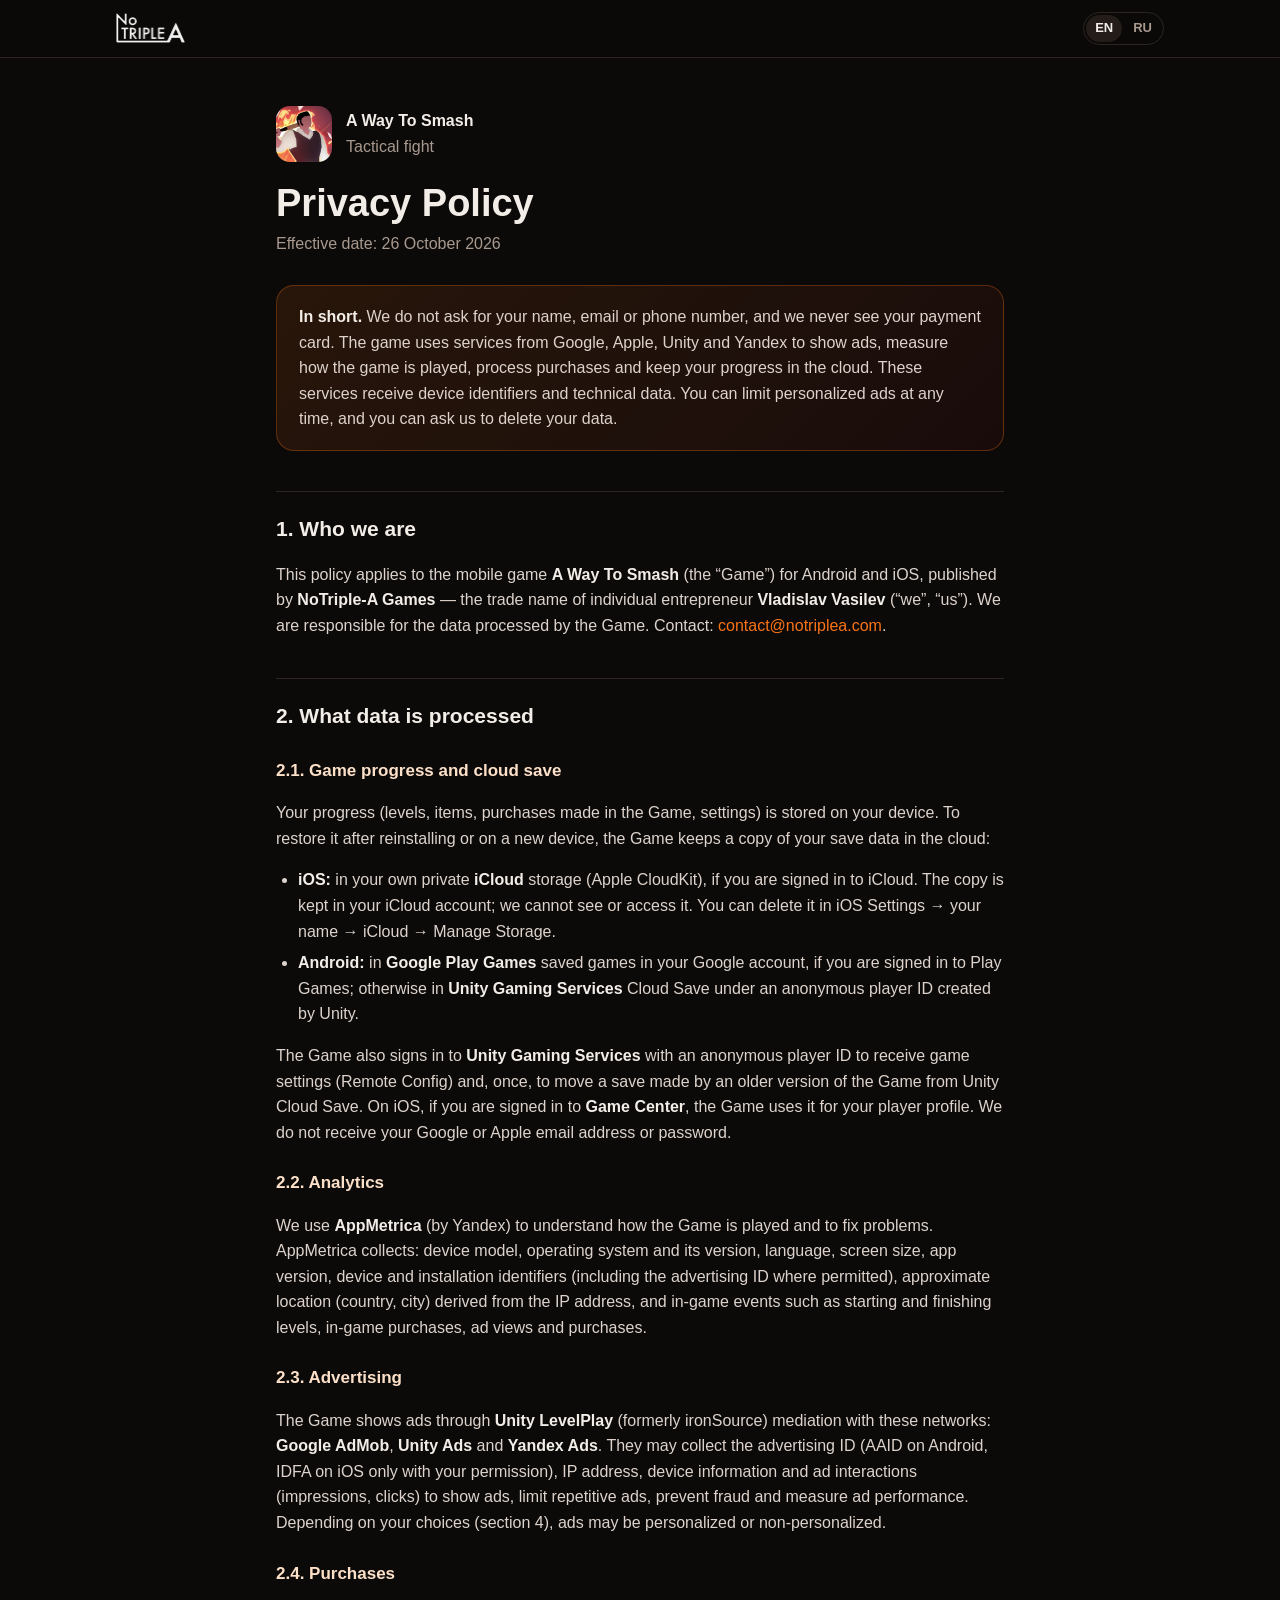
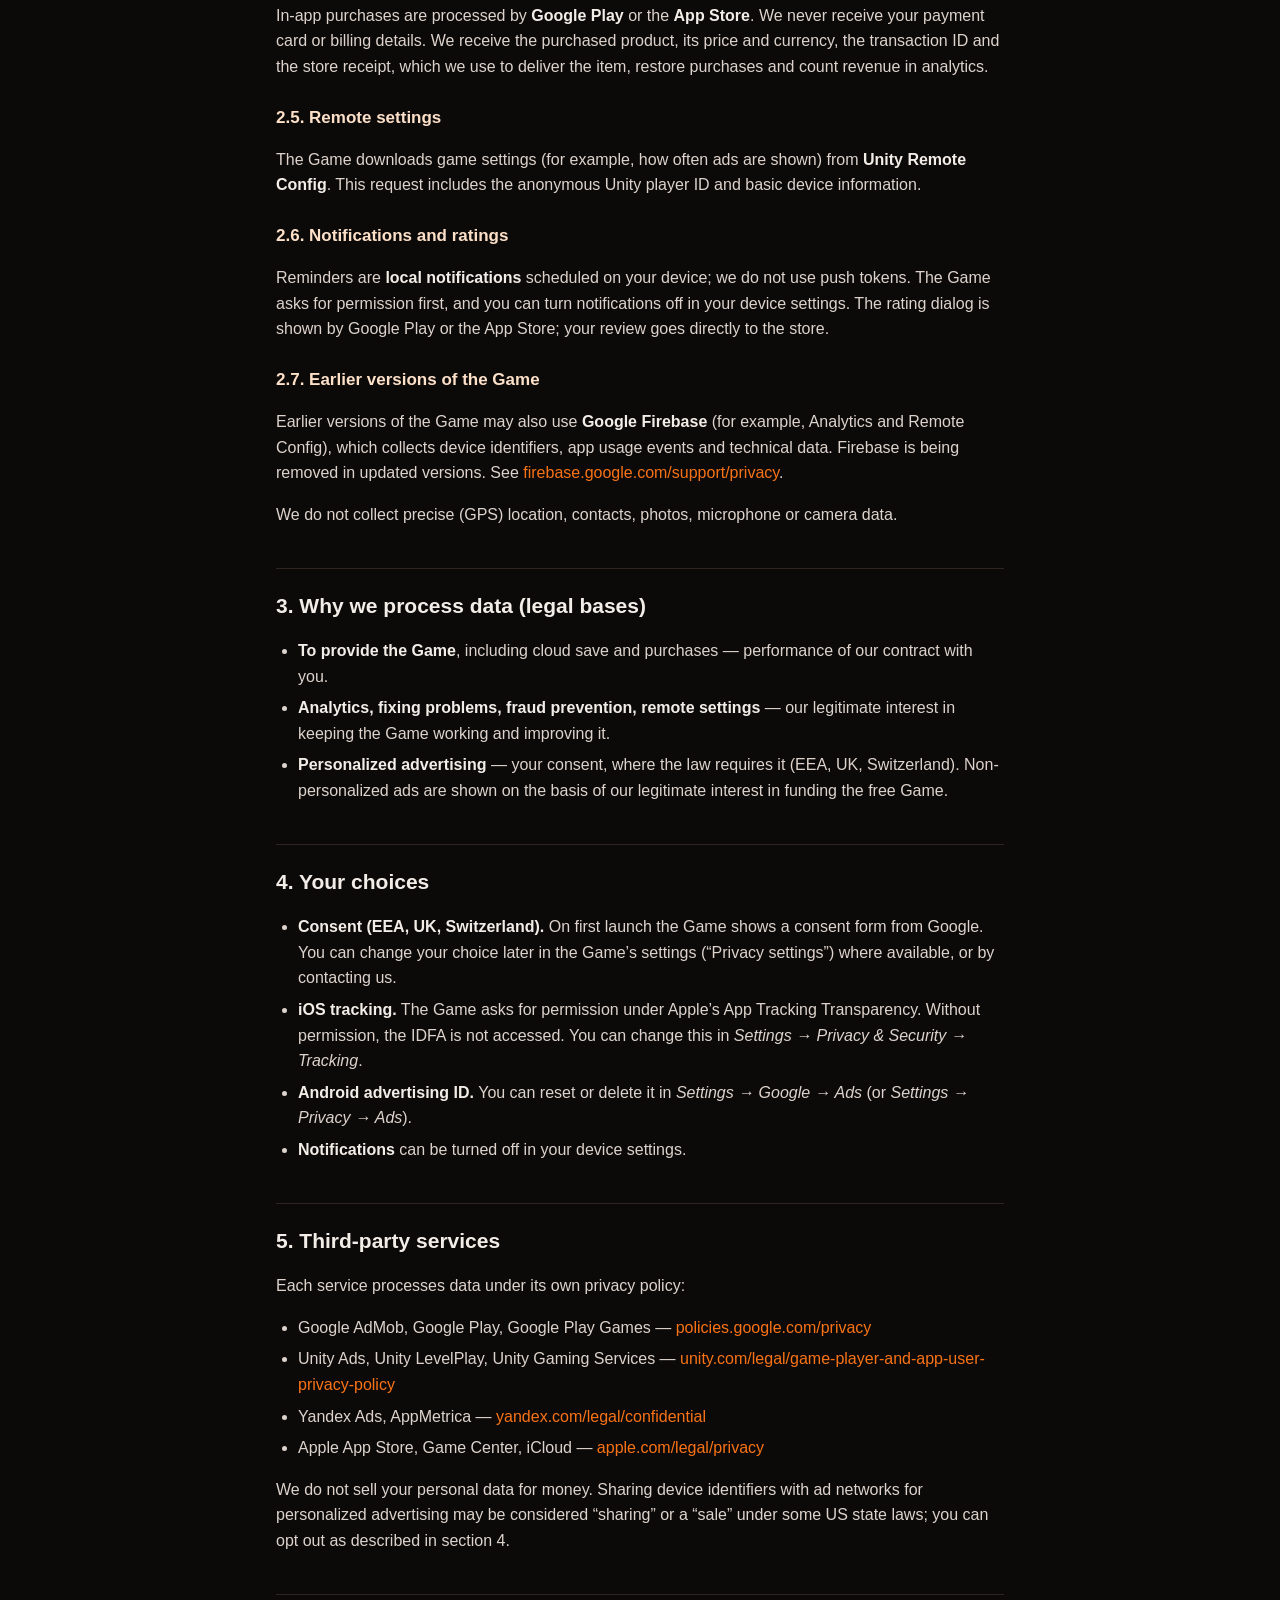
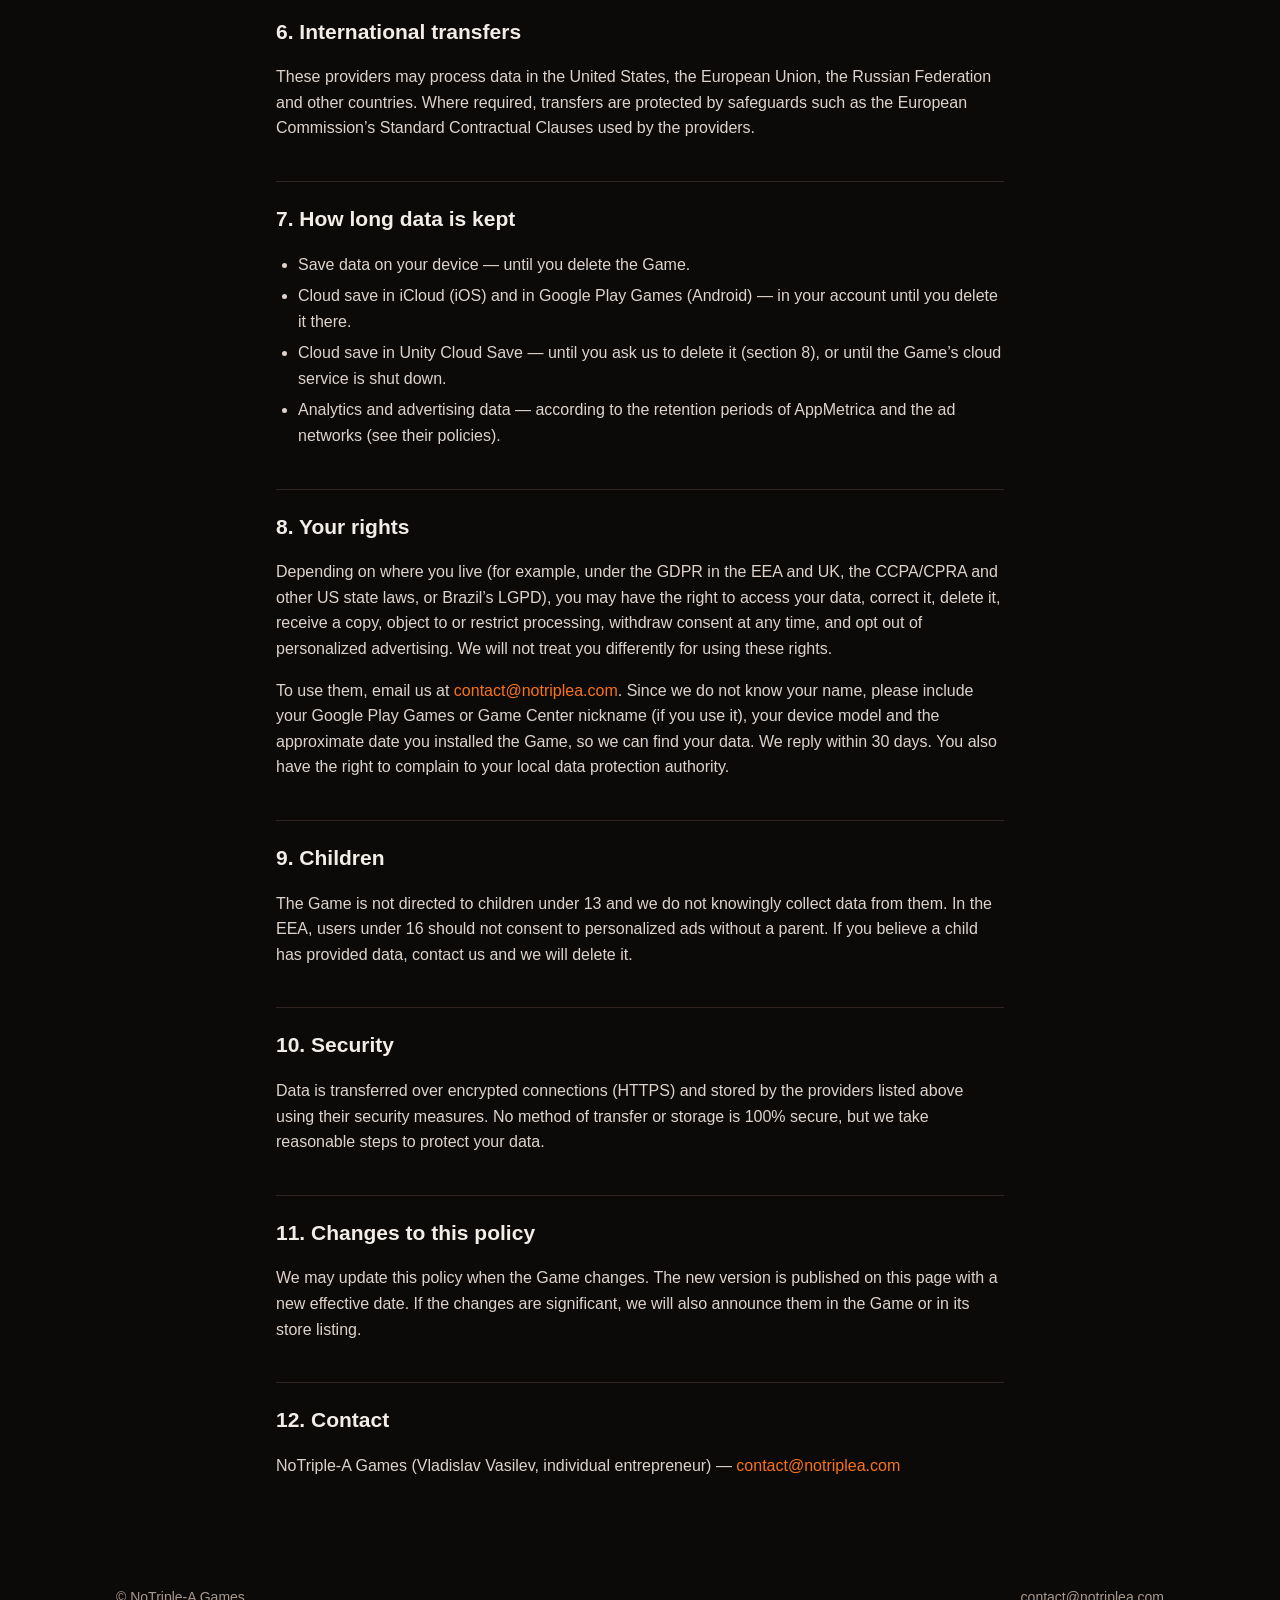
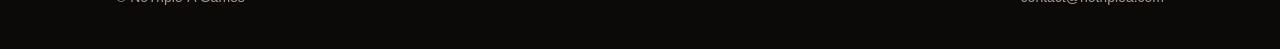
<file: a-way-to-smash/privacy/index.html>
<!doctype html>
<html lang="en">
<head>
<meta charset="utf-8">
<meta name="viewport" content="width=device-width, initial-scale=1">
<title>Privacy Policy — A Way To Smash</title>
<meta name="description" content="Privacy Policy of the mobile game A Way To Smash by NoTriple-A Games.">
<meta name="theme-color" content="#0c0a09">
<link rel="canonical" href="https://notriplea.com/a-way-to-smash/privacy/">
<link rel="alternate" hreflang="en" href="https://notriplea.com/a-way-to-smash/privacy/">
<link rel="alternate" hreflang="ru" href="https://notriplea.com/a-way-to-smash/privacy/ru/">
<link rel="icon" href="data:image/svg+xml,%3Csvg xmlns='http://www.w3.org/2000/svg' viewBox='0 0 64 64'%3E%3Cdefs%3E%3ClinearGradient id='g' x1='0' y1='0' x2='1' y2='1'%3E%3Cstop offset='0' stop-color='%23f97316'/%3E%3Cstop offset='1' stop-color='%23dc2626'/%3E%3C/linearGradient%3E%3C/defs%3E%3Crect width='64' height='64' rx='16' fill='url(%23g)'/%3E%3Ctext x='32' y='44' font-family='Arial,sans-serif' font-size='34' font-weight='900' text-anchor='middle' fill='white'%3EN%3C/text%3E%3C/svg%3E">
<meta property="og:type" content="website">
<meta property="og:site_name" content="NoTriple-A Games">
<meta property="og:title" content="Privacy Policy — A Way To Smash">
<meta property="og:description" content="Privacy Policy of the mobile game A Way To Smash by NoTriple-A Games.">
<meta property="og:url" content="https://notriplea.com/a-way-to-smash/privacy/">
<meta property="og:image" content="https://notriplea.com/assets/icons/a-way-to-smash.jpg">
<link rel="stylesheet" href="/style.css?v=16965eba">
</head>
<body>
<header class="topbar"><div class="inner">
  <a class="brand" href="/"><img class="logo" src="/assets/logo.png?v=16965eba" alt="NoTriple-A Games" width="69" height="30"></a>
  <nav><span class="lang"><strong>EN</strong> <a href="/a-way-to-smash/privacy/ru/" data-lang="ru">RU</a></span></nav>
</div></header>

<main class="doc">
<div class="game-chip"><img src="/assets/icons/a-way-to-smash.jpg" alt="" width="56" height="56"><div><strong>A Way To Smash</strong><br><span class="meta">Tactical fight</span></div></div>
<h1>Privacy Policy</h1>
<p class="meta">Effective date: 26 October 2026</p>

<div class="card">
<p><strong>In short.</strong> We do not ask for your name, email or phone number, and we never see your payment card. The game uses services from Google, Apple, Unity and Yandex to show ads, measure how the game is played, process purchases and keep your progress in the cloud. These services receive device identifiers and technical data. You can limit personalized ads at any time, and you can ask us to delete your data.</p>
</div>

<h2>1. Who we are</h2>
<p>This policy applies to the mobile game <strong>A Way To Smash</strong> (the “Game”) for Android and iOS, published by <strong>NoTriple-A Games</strong> — the trade name of individual entrepreneur <strong>Vladislav Vasilev</strong> (“we”, “us”). We are responsible for the data processed by the Game. Contact: <a href="mailto:contact@notriplea.com">contact@notriplea.com</a>.</p>

<h2>2. What data is processed</h2>

<h3>2.1. Game progress and cloud save</h3>
<p>Your progress (levels, items, purchases made in the Game, settings) is stored on your device. To restore it after reinstalling or on a new device, the Game keeps a copy of your save data in the cloud:</p>
<ul>
  <li><strong>iOS:</strong> in your own private <strong>iCloud</strong> storage (Apple CloudKit), if you are signed in to iCloud. The copy is kept in your iCloud account; we cannot see or access it. You can delete it in iOS Settings → your name → iCloud → Manage Storage.</li>
  <li><strong>Android:</strong> in <strong>Google Play Games</strong> saved games in your Google account, if you are signed in to Play Games; otherwise in <strong>Unity Gaming Services</strong> Cloud Save under an anonymous player ID created by Unity.</li>
</ul>
<p>The Game also signs in to <strong>Unity Gaming Services</strong> with an anonymous player ID to receive game settings (Remote Config) and, once, to move a save made by an older version of the Game from Unity Cloud Save. On iOS, if you are signed in to <strong>Game Center</strong>, the Game uses it for your player profile. We do not receive your Google or Apple email address or password.</p>

<h3>2.2. Analytics</h3>
<p>We use <strong>AppMetrica</strong> (by Yandex) to understand how the Game is played and to fix problems. AppMetrica collects: device model, operating system and its version, language, screen size, app version, device and installation identifiers (including the advertising ID where permitted), approximate location (country, city) derived from the IP address, and in-game events such as starting and finishing levels, in-game purchases, ad views and purchases.</p>

<h3>2.3. Advertising</h3>
<p>The Game shows ads through <strong>Unity LevelPlay</strong> (formerly ironSource) mediation with these networks: <strong>Google AdMob</strong>, <strong>Unity Ads</strong> and <strong>Yandex Ads</strong>. They may collect the advertising ID (AAID on Android, IDFA on iOS only with your permission), IP address, device information and ad interactions (impressions, clicks) to show ads, limit repetitive ads, prevent fraud and measure ad performance. Depending on your choices (section 4), ads may be personalized or non-personalized.</p>

<h3>2.4. Purchases</h3>
<p>In-app purchases are processed by <strong>Google Play</strong> or the <strong>App Store</strong>. We never receive your payment card or billing details. We receive the purchased product, its price and currency, the transaction ID and the store receipt, which we use to deliver the item, restore purchases and count revenue in analytics.</p>

<h3>2.5. Remote settings</h3>
<p>The Game downloads game settings (for example, how often ads are shown) from <strong>Unity Remote Config</strong>. This request includes the anonymous Unity player ID and basic device information.</p>

<h3>2.6. Notifications and ratings</h3>
<p>Reminders are <strong>local notifications</strong> scheduled on your device; we do not use push tokens. The Game asks for permission first, and you can turn notifications off in your device settings. The rating dialog is shown by Google Play or the App Store; your review goes directly to the store.</p>

<h3>2.7. Earlier versions of the Game</h3>
<p>Earlier versions of the Game may also use <strong>Google Firebase</strong> (for example, Analytics and Remote Config), which collects device identifiers, app usage events and technical data. Firebase is being removed in updated versions. See <a href="https://firebase.google.com/support/privacy">firebase.google.com/support/privacy</a>.</p>

<p>We do not collect precise (GPS) location, contacts, photos, microphone or camera data.</p>

<h2>3. Why we process data (legal bases)</h2>
<ul>
  <li><strong>To provide the Game</strong>, including cloud save and purchases — performance of our contract with you.</li>
  <li><strong>Analytics, fixing problems, fraud prevention, remote settings</strong> — our legitimate interest in keeping the Game working and improving it.</li>
  <li><strong>Personalized advertising</strong> — your consent, where the law requires it (EEA, UK, Switzerland). Non-personalized ads are shown on the basis of our legitimate interest in funding the free Game.</li>
</ul>

<h2>4. Your choices</h2>
<ul>
  <li><strong>Consent (EEA, UK, Switzerland).</strong> On first launch the Game shows a consent form from Google. You can change your choice later in the Game’s settings (“Privacy settings”) where available, or by contacting us.</li>
  <li><strong>iOS tracking.</strong> The Game asks for permission under Apple’s App Tracking Transparency. Without permission, the IDFA is not accessed. You can change this in <em>Settings → Privacy &amp; Security → Tracking</em>.</li>
  <li><strong>Android advertising ID.</strong> You can reset or delete it in <em>Settings → Google → Ads</em> (or <em>Settings → Privacy → Ads</em>).</li>
  <li><strong>Notifications</strong> can be turned off in your device settings.</li>
</ul>

<h2>5. Third-party services</h2>
<p>Each service processes data under its own privacy policy:</p>
<ul>
  <li>Google AdMob, Google Play, Google Play Games — <a href="https://policies.google.com/privacy">policies.google.com/privacy</a></li>
  <li>Unity Ads, Unity LevelPlay, Unity Gaming Services — <a href="https://unity.com/legal/game-player-and-app-user-privacy-policy">unity.com/legal/game-player-and-app-user-privacy-policy</a></li>
  <li>Yandex Ads, AppMetrica — <a href="https://yandex.com/legal/confidential/">yandex.com/legal/confidential</a></li>
  <li>Apple App Store, Game Center, iCloud — <a href="https://www.apple.com/legal/privacy/">apple.com/legal/privacy</a></li>
</ul>
<p>We do not sell your personal data for money. Sharing device identifiers with ad networks for personalized advertising may be considered “sharing” or a “sale” under some US state laws; you can opt out as described in section 4.</p>

<h2>6. International transfers</h2>
<p>These providers may process data in the United States, the European Union, the Russian Federation and other countries. Where required, transfers are protected by safeguards such as the European Commission’s Standard Contractual Clauses used by the providers.</p>

<h2>7. How long data is kept</h2>
<ul>
  <li>Save data on your device — until you delete the Game.</li>
  <li>Cloud save in iCloud (iOS) and in Google Play Games (Android) — in your account until you delete it there.</li>
  <li>Cloud save in Unity Cloud Save — until you ask us to delete it (section 8), or until the Game’s cloud service is shut down.</li>
  <li>Analytics and advertising data — according to the retention periods of AppMetrica and the ad networks (see their policies).</li>
</ul>

<h2>8. Your rights</h2>
<p>Depending on where you live (for example, under the GDPR in the EEA and UK, the CCPA/CPRA and other US state laws, or Brazil’s LGPD), you may have the right to access your data, correct it, delete it, receive a copy, object to or restrict processing, withdraw consent at any time, and opt out of personalized advertising. We will not treat you differently for using these rights.</p>
<p>To use them, email us at <a href="mailto:contact@notriplea.com">contact@notriplea.com</a>. Since we do not know your name, please include your Google Play Games or Game Center nickname (if you use it), your device model and the approximate date you installed the Game, so we can find your data. We reply within 30 days. You also have the right to complain to your local data protection authority.</p>

<h2>9. Children</h2>
<p>The Game is not directed to children under 13 and we do not knowingly collect data from them. In the EEA, users under 16 should not consent to personalized ads without a parent. If you believe a child has provided data, contact us and we will delete it.</p>

<h2>10. Security</h2>
<p>Data is transferred over encrypted connections (HTTPS) and stored by the providers listed above using their security measures. No method of transfer or storage is 100% secure, but we take reasonable steps to protect your data.</p>

<h2>11. Changes to this policy</h2>
<p>We may update this policy when the Game changes. The new version is published on this page with a new effective date. If the changes are significant, we will also announce them in the Game or in its store listing.</p>

<h2>12. Contact</h2>
<p>NoTriple-A Games (Vladislav Vasilev, individual entrepreneur) — <a href="mailto:contact@notriplea.com">contact@notriplea.com</a></p>
</main>

<footer class="site">
  <span>© NoTriple-A Games</span>
  <span><a href="mailto:contact@notriplea.com">contact@notriplea.com</a></span>
</footer>
<script>
(function(){
  try {
    document.querySelectorAll('[data-lang]').forEach(function(a){
      a.addEventListener('click', function(){ localStorage.setItem('lang', a.getAttribute('data-lang')); });
    });
    if (location.pathname === '/' && !localStorage.getItem('lang') &&
        /^ru|^uk|^be|^kk|^uz/i.test(navigator.language || '')) location.replace('/ru/');
  } catch (e) {}
})();
</script>
</body>
</html>
</file>
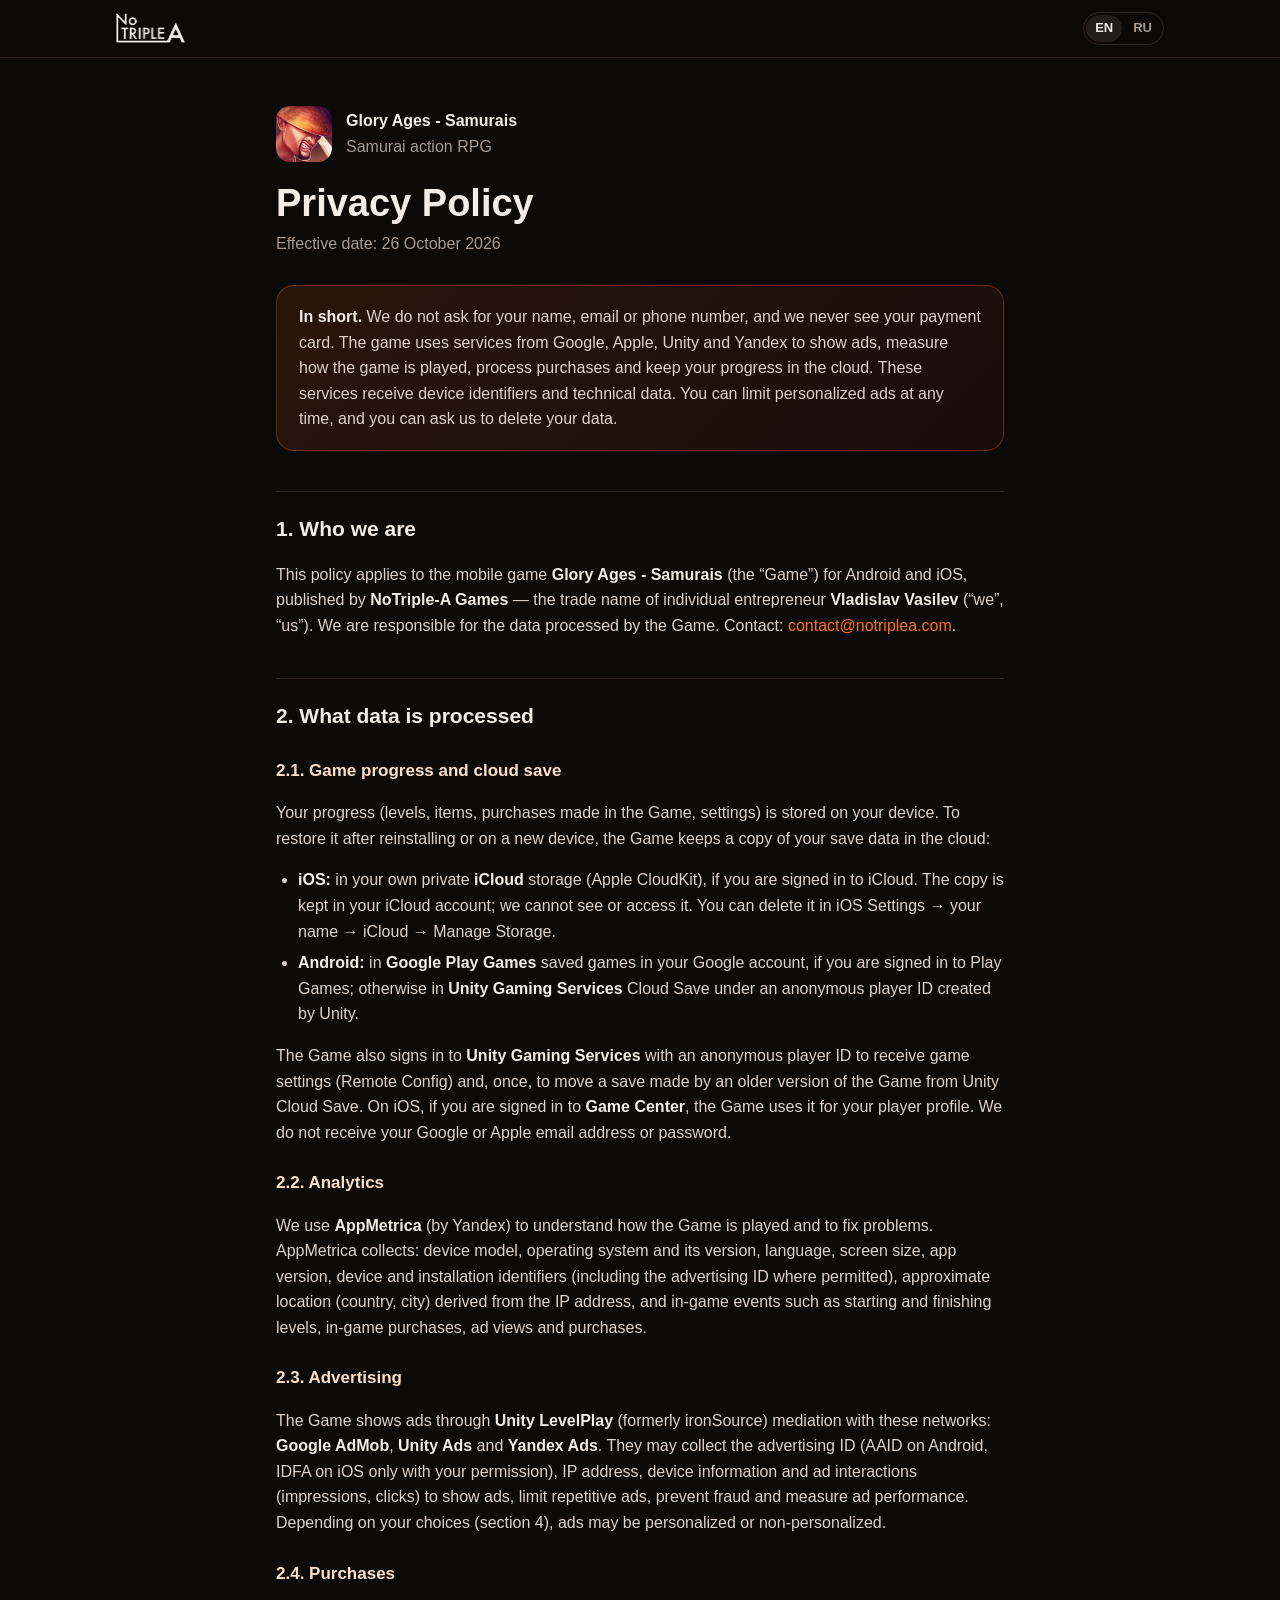
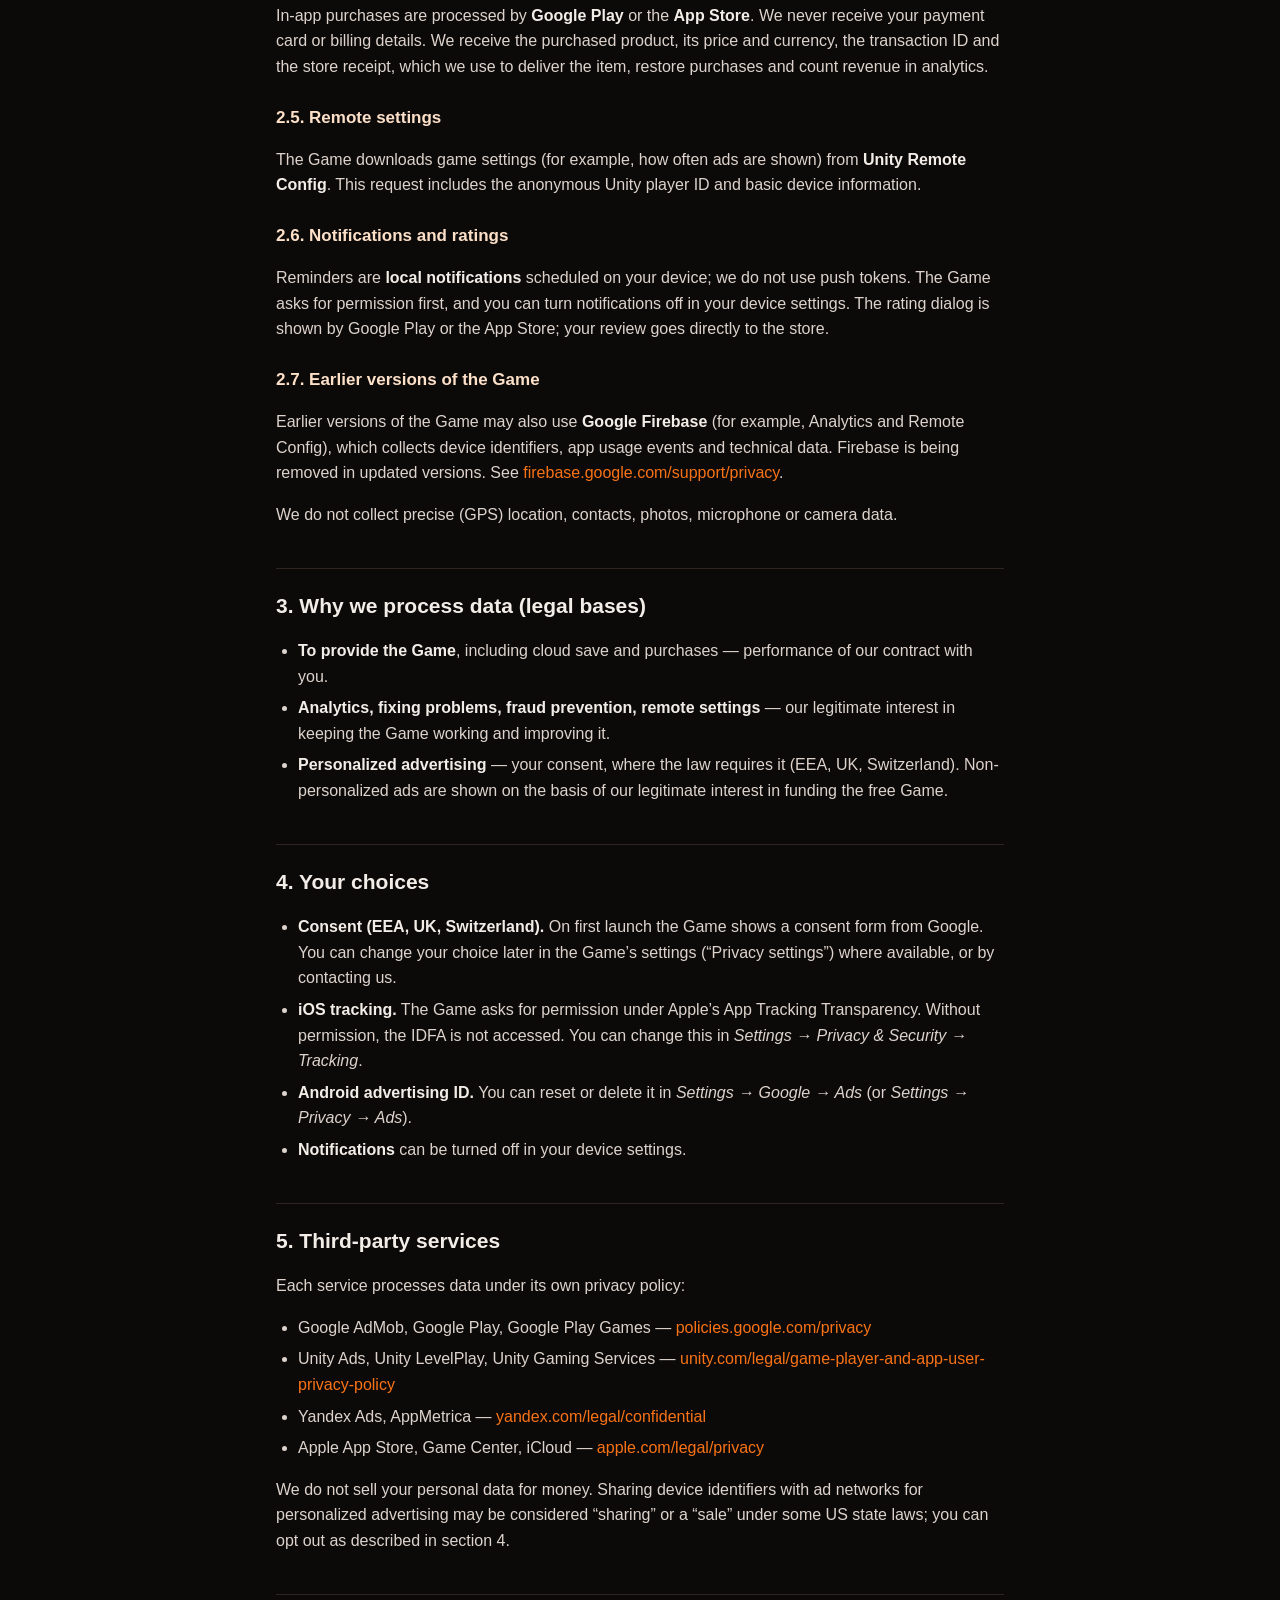
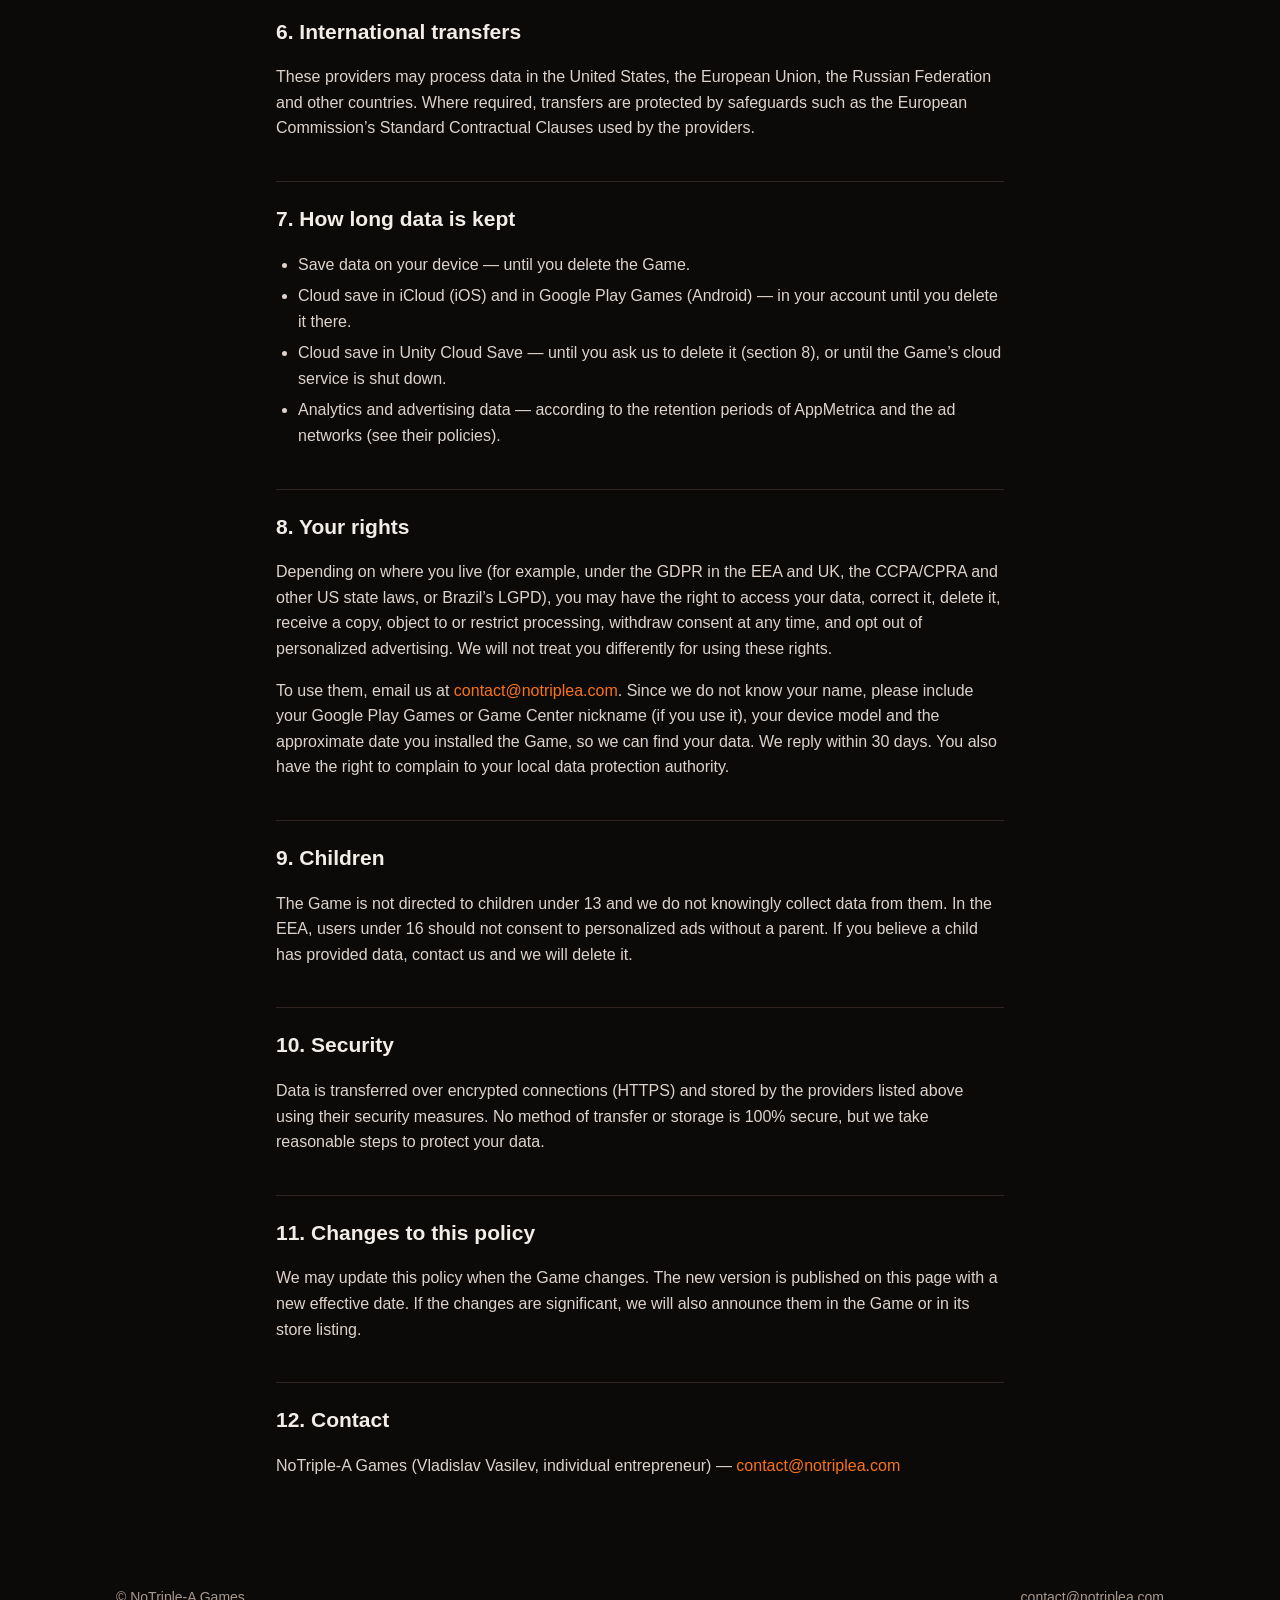
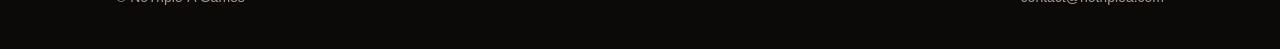
<file: glory-ages-samurais/privacy/index.html>
<!doctype html>
<html lang="en">
<head>
<meta charset="utf-8">
<meta name="viewport" content="width=device-width, initial-scale=1">
<title>Privacy Policy — Glory Ages - Samurais</title>
<meta name="description" content="Privacy Policy of the mobile game Glory Ages - Samurais by NoTriple-A Games.">
<meta name="theme-color" content="#0c0a09">
<link rel="canonical" href="https://notriplea.com/glory-ages-samurais/privacy/">
<link rel="alternate" hreflang="en" href="https://notriplea.com/glory-ages-samurais/privacy/">
<link rel="alternate" hreflang="ru" href="https://notriplea.com/glory-ages-samurais/privacy/ru/">
<link rel="icon" href="data:image/svg+xml,%3Csvg xmlns='http://www.w3.org/2000/svg' viewBox='0 0 64 64'%3E%3Cdefs%3E%3ClinearGradient id='g' x1='0' y1='0' x2='1' y2='1'%3E%3Cstop offset='0' stop-color='%23f97316'/%3E%3Cstop offset='1' stop-color='%23dc2626'/%3E%3C/linearGradient%3E%3C/defs%3E%3Crect width='64' height='64' rx='16' fill='url(%23g)'/%3E%3Ctext x='32' y='44' font-family='Arial,sans-serif' font-size='34' font-weight='900' text-anchor='middle' fill='white'%3EN%3C/text%3E%3C/svg%3E">
<meta property="og:type" content="website">
<meta property="og:site_name" content="NoTriple-A Games">
<meta property="og:title" content="Privacy Policy — Glory Ages - Samurais">
<meta property="og:description" content="Privacy Policy of the mobile game Glory Ages - Samurais by NoTriple-A Games.">
<meta property="og:url" content="https://notriplea.com/glory-ages-samurais/privacy/">
<meta property="og:image" content="https://notriplea.com/assets/icons/glory-ages-samurais.jpg">
<link rel="stylesheet" href="/style.css?v=16965eba">
</head>
<body>
<header class="topbar"><div class="inner">
  <a class="brand" href="/"><img class="logo" src="/assets/logo.png?v=16965eba" alt="NoTriple-A Games" width="69" height="30"></a>
  <nav><span class="lang"><strong>EN</strong> <a href="/glory-ages-samurais/privacy/ru/" data-lang="ru">RU</a></span></nav>
</div></header>

<main class="doc">
<div class="game-chip"><img src="/assets/icons/glory-ages-samurais.jpg" alt="" width="56" height="56"><div><strong>Glory Ages - Samurais</strong><br><span class="meta">Samurai action RPG</span></div></div>
<h1>Privacy Policy</h1>
<p class="meta">Effective date: 26 October 2026</p>

<div class="card">
<p><strong>In short.</strong> We do not ask for your name, email or phone number, and we never see your payment card. The game uses services from Google, Apple, Unity and Yandex to show ads, measure how the game is played, process purchases and keep your progress in the cloud. These services receive device identifiers and technical data. You can limit personalized ads at any time, and you can ask us to delete your data.</p>
</div>

<h2>1. Who we are</h2>
<p>This policy applies to the mobile game <strong>Glory Ages - Samurais</strong> (the “Game”) for Android and iOS, published by <strong>NoTriple-A Games</strong> — the trade name of individual entrepreneur <strong>Vladislav Vasilev</strong> (“we”, “us”). We are responsible for the data processed by the Game. Contact: <a href="mailto:contact@notriplea.com">contact@notriplea.com</a>.</p>

<h2>2. What data is processed</h2>

<h3>2.1. Game progress and cloud save</h3>
<p>Your progress (levels, items, purchases made in the Game, settings) is stored on your device. To restore it after reinstalling or on a new device, the Game keeps a copy of your save data in the cloud:</p>
<ul>
  <li><strong>iOS:</strong> in your own private <strong>iCloud</strong> storage (Apple CloudKit), if you are signed in to iCloud. The copy is kept in your iCloud account; we cannot see or access it. You can delete it in iOS Settings → your name → iCloud → Manage Storage.</li>
  <li><strong>Android:</strong> in <strong>Google Play Games</strong> saved games in your Google account, if you are signed in to Play Games; otherwise in <strong>Unity Gaming Services</strong> Cloud Save under an anonymous player ID created by Unity.</li>
</ul>
<p>The Game also signs in to <strong>Unity Gaming Services</strong> with an anonymous player ID to receive game settings (Remote Config) and, once, to move a save made by an older version of the Game from Unity Cloud Save. On iOS, if you are signed in to <strong>Game Center</strong>, the Game uses it for your player profile. We do not receive your Google or Apple email address or password.</p>

<h3>2.2. Analytics</h3>
<p>We use <strong>AppMetrica</strong> (by Yandex) to understand how the Game is played and to fix problems. AppMetrica collects: device model, operating system and its version, language, screen size, app version, device and installation identifiers (including the advertising ID where permitted), approximate location (country, city) derived from the IP address, and in-game events such as starting and finishing levels, in-game purchases, ad views and purchases.</p>

<h3>2.3. Advertising</h3>
<p>The Game shows ads through <strong>Unity LevelPlay</strong> (formerly ironSource) mediation with these networks: <strong>Google AdMob</strong>, <strong>Unity Ads</strong> and <strong>Yandex Ads</strong>. They may collect the advertising ID (AAID on Android, IDFA on iOS only with your permission), IP address, device information and ad interactions (impressions, clicks) to show ads, limit repetitive ads, prevent fraud and measure ad performance. Depending on your choices (section 4), ads may be personalized or non-personalized.</p>

<h3>2.4. Purchases</h3>
<p>In-app purchases are processed by <strong>Google Play</strong> or the <strong>App Store</strong>. We never receive your payment card or billing details. We receive the purchased product, its price and currency, the transaction ID and the store receipt, which we use to deliver the item, restore purchases and count revenue in analytics.</p>

<h3>2.5. Remote settings</h3>
<p>The Game downloads game settings (for example, how often ads are shown) from <strong>Unity Remote Config</strong>. This request includes the anonymous Unity player ID and basic device information.</p>

<h3>2.6. Notifications and ratings</h3>
<p>Reminders are <strong>local notifications</strong> scheduled on your device; we do not use push tokens. The Game asks for permission first, and you can turn notifications off in your device settings. The rating dialog is shown by Google Play or the App Store; your review goes directly to the store.</p>

<h3>2.7. Earlier versions of the Game</h3>
<p>Earlier versions of the Game may also use <strong>Google Firebase</strong> (for example, Analytics and Remote Config), which collects device identifiers, app usage events and technical data. Firebase is being removed in updated versions. See <a href="https://firebase.google.com/support/privacy">firebase.google.com/support/privacy</a>.</p>

<p>We do not collect precise (GPS) location, contacts, photos, microphone or camera data.</p>

<h2>3. Why we process data (legal bases)</h2>
<ul>
  <li><strong>To provide the Game</strong>, including cloud save and purchases — performance of our contract with you.</li>
  <li><strong>Analytics, fixing problems, fraud prevention, remote settings</strong> — our legitimate interest in keeping the Game working and improving it.</li>
  <li><strong>Personalized advertising</strong> — your consent, where the law requires it (EEA, UK, Switzerland). Non-personalized ads are shown on the basis of our legitimate interest in funding the free Game.</li>
</ul>

<h2>4. Your choices</h2>
<ul>
  <li><strong>Consent (EEA, UK, Switzerland).</strong> On first launch the Game shows a consent form from Google. You can change your choice later in the Game’s settings (“Privacy settings”) where available, or by contacting us.</li>
  <li><strong>iOS tracking.</strong> The Game asks for permission under Apple’s App Tracking Transparency. Without permission, the IDFA is not accessed. You can change this in <em>Settings → Privacy &amp; Security → Tracking</em>.</li>
  <li><strong>Android advertising ID.</strong> You can reset or delete it in <em>Settings → Google → Ads</em> (or <em>Settings → Privacy → Ads</em>).</li>
  <li><strong>Notifications</strong> can be turned off in your device settings.</li>
</ul>

<h2>5. Third-party services</h2>
<p>Each service processes data under its own privacy policy:</p>
<ul>
  <li>Google AdMob, Google Play, Google Play Games — <a href="https://policies.google.com/privacy">policies.google.com/privacy</a></li>
  <li>Unity Ads, Unity LevelPlay, Unity Gaming Services — <a href="https://unity.com/legal/game-player-and-app-user-privacy-policy">unity.com/legal/game-player-and-app-user-privacy-policy</a></li>
  <li>Yandex Ads, AppMetrica — <a href="https://yandex.com/legal/confidential/">yandex.com/legal/confidential</a></li>
  <li>Apple App Store, Game Center, iCloud — <a href="https://www.apple.com/legal/privacy/">apple.com/legal/privacy</a></li>
</ul>
<p>We do not sell your personal data for money. Sharing device identifiers with ad networks for personalized advertising may be considered “sharing” or a “sale” under some US state laws; you can opt out as described in section 4.</p>

<h2>6. International transfers</h2>
<p>These providers may process data in the United States, the European Union, the Russian Federation and other countries. Where required, transfers are protected by safeguards such as the European Commission’s Standard Contractual Clauses used by the providers.</p>

<h2>7. How long data is kept</h2>
<ul>
  <li>Save data on your device — until you delete the Game.</li>
  <li>Cloud save in iCloud (iOS) and in Google Play Games (Android) — in your account until you delete it there.</li>
  <li>Cloud save in Unity Cloud Save — until you ask us to delete it (section 8), or until the Game’s cloud service is shut down.</li>
  <li>Analytics and advertising data — according to the retention periods of AppMetrica and the ad networks (see their policies).</li>
</ul>

<h2>8. Your rights</h2>
<p>Depending on where you live (for example, under the GDPR in the EEA and UK, the CCPA/CPRA and other US state laws, or Brazil’s LGPD), you may have the right to access your data, correct it, delete it, receive a copy, object to or restrict processing, withdraw consent at any time, and opt out of personalized advertising. We will not treat you differently for using these rights.</p>
<p>To use them, email us at <a href="mailto:contact@notriplea.com">contact@notriplea.com</a>. Since we do not know your name, please include your Google Play Games or Game Center nickname (if you use it), your device model and the approximate date you installed the Game, so we can find your data. We reply within 30 days. You also have the right to complain to your local data protection authority.</p>

<h2>9. Children</h2>
<p>The Game is not directed to children under 13 and we do not knowingly collect data from them. In the EEA, users under 16 should not consent to personalized ads without a parent. If you believe a child has provided data, contact us and we will delete it.</p>

<h2>10. Security</h2>
<p>Data is transferred over encrypted connections (HTTPS) and stored by the providers listed above using their security measures. No method of transfer or storage is 100% secure, but we take reasonable steps to protect your data.</p>

<h2>11. Changes to this policy</h2>
<p>We may update this policy when the Game changes. The new version is published on this page with a new effective date. If the changes are significant, we will also announce them in the Game or in its store listing.</p>

<h2>12. Contact</h2>
<p>NoTriple-A Games (Vladislav Vasilev, individual entrepreneur) — <a href="mailto:contact@notriplea.com">contact@notriplea.com</a></p>
</main>

<footer class="site">
  <span>© NoTriple-A Games</span>
  <span><a href="mailto:contact@notriplea.com">contact@notriplea.com</a></span>
</footer>
<script>
(function(){
  try {
    document.querySelectorAll('[data-lang]').forEach(function(a){
      a.addEventListener('click', function(){ localStorage.setItem('lang', a.getAttribute('data-lang')); });
    });
    if (location.pathname === '/' && !localStorage.getItem('lang') &&
        /^ru|^uk|^be|^kk|^uz/i.test(navigator.language || '')) location.replace('/ru/');
  } catch (e) {}
})();
</script>
</body>
</html>
</file>
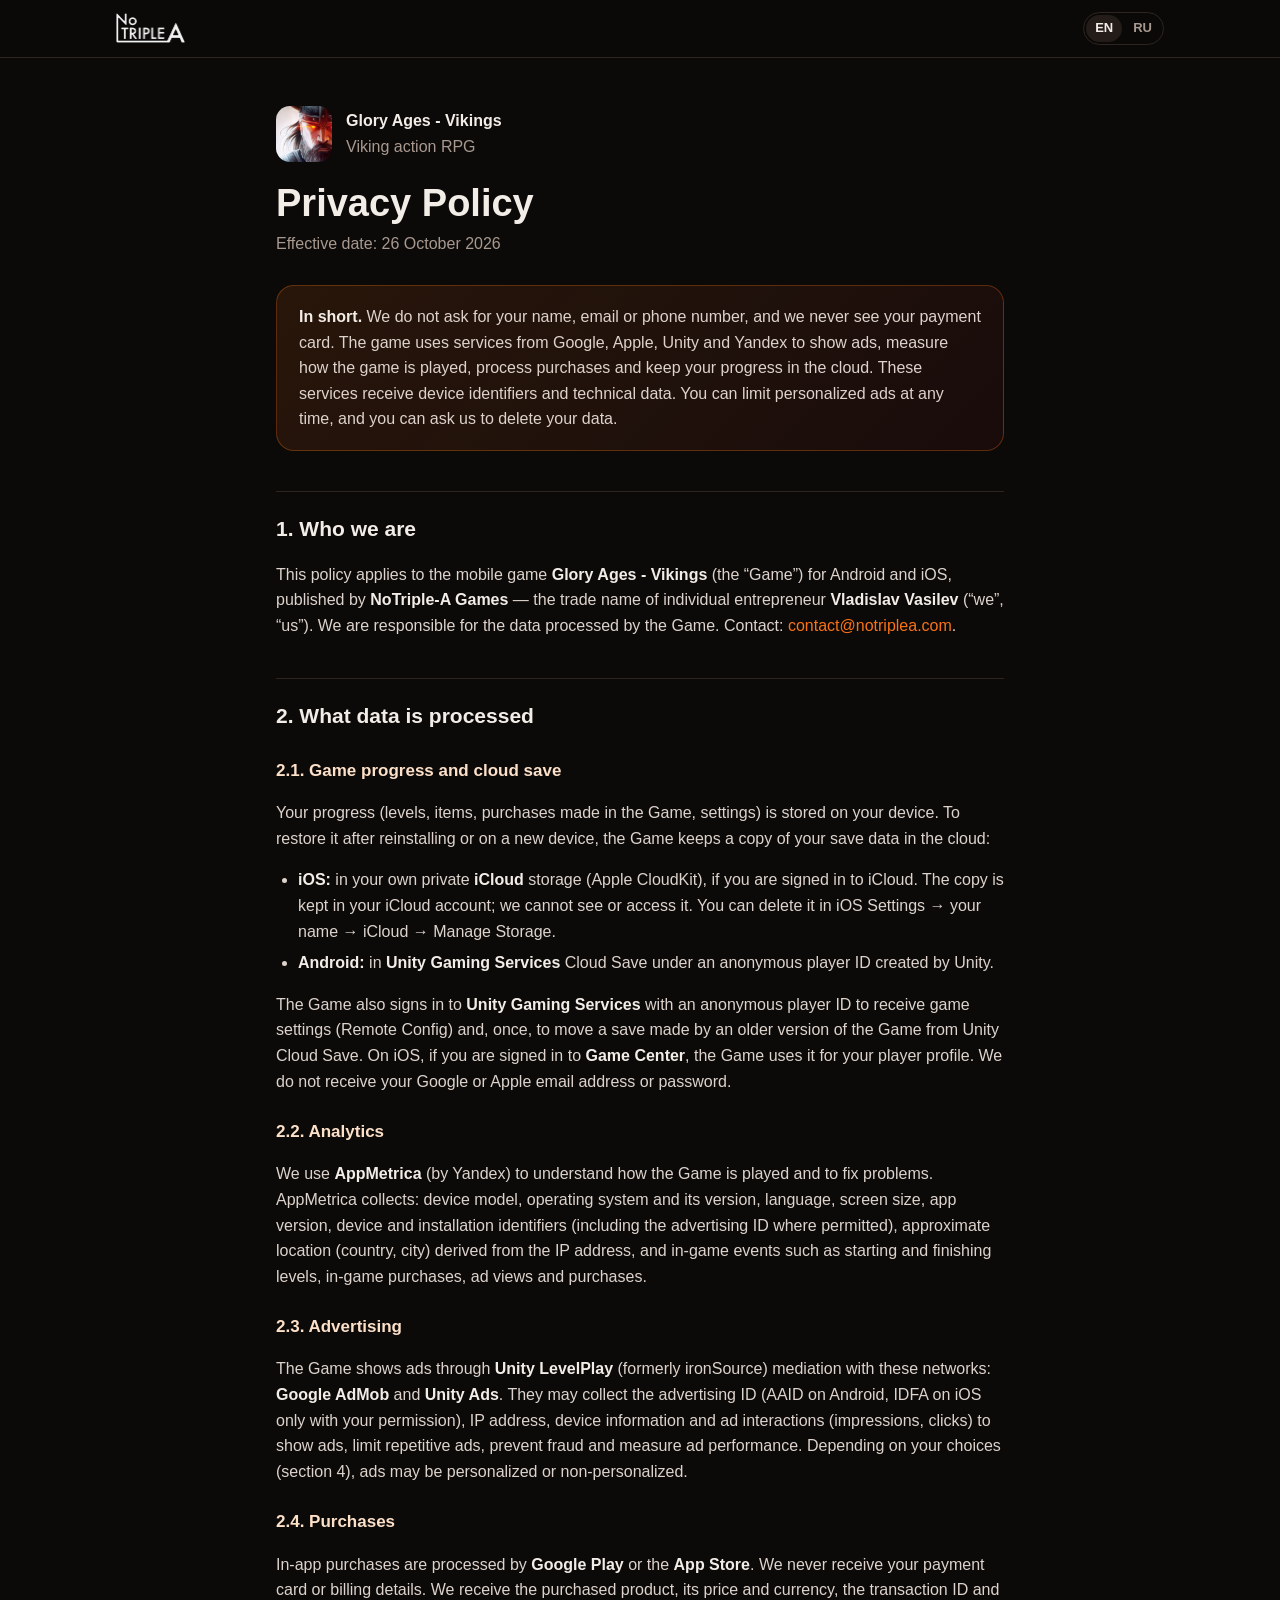
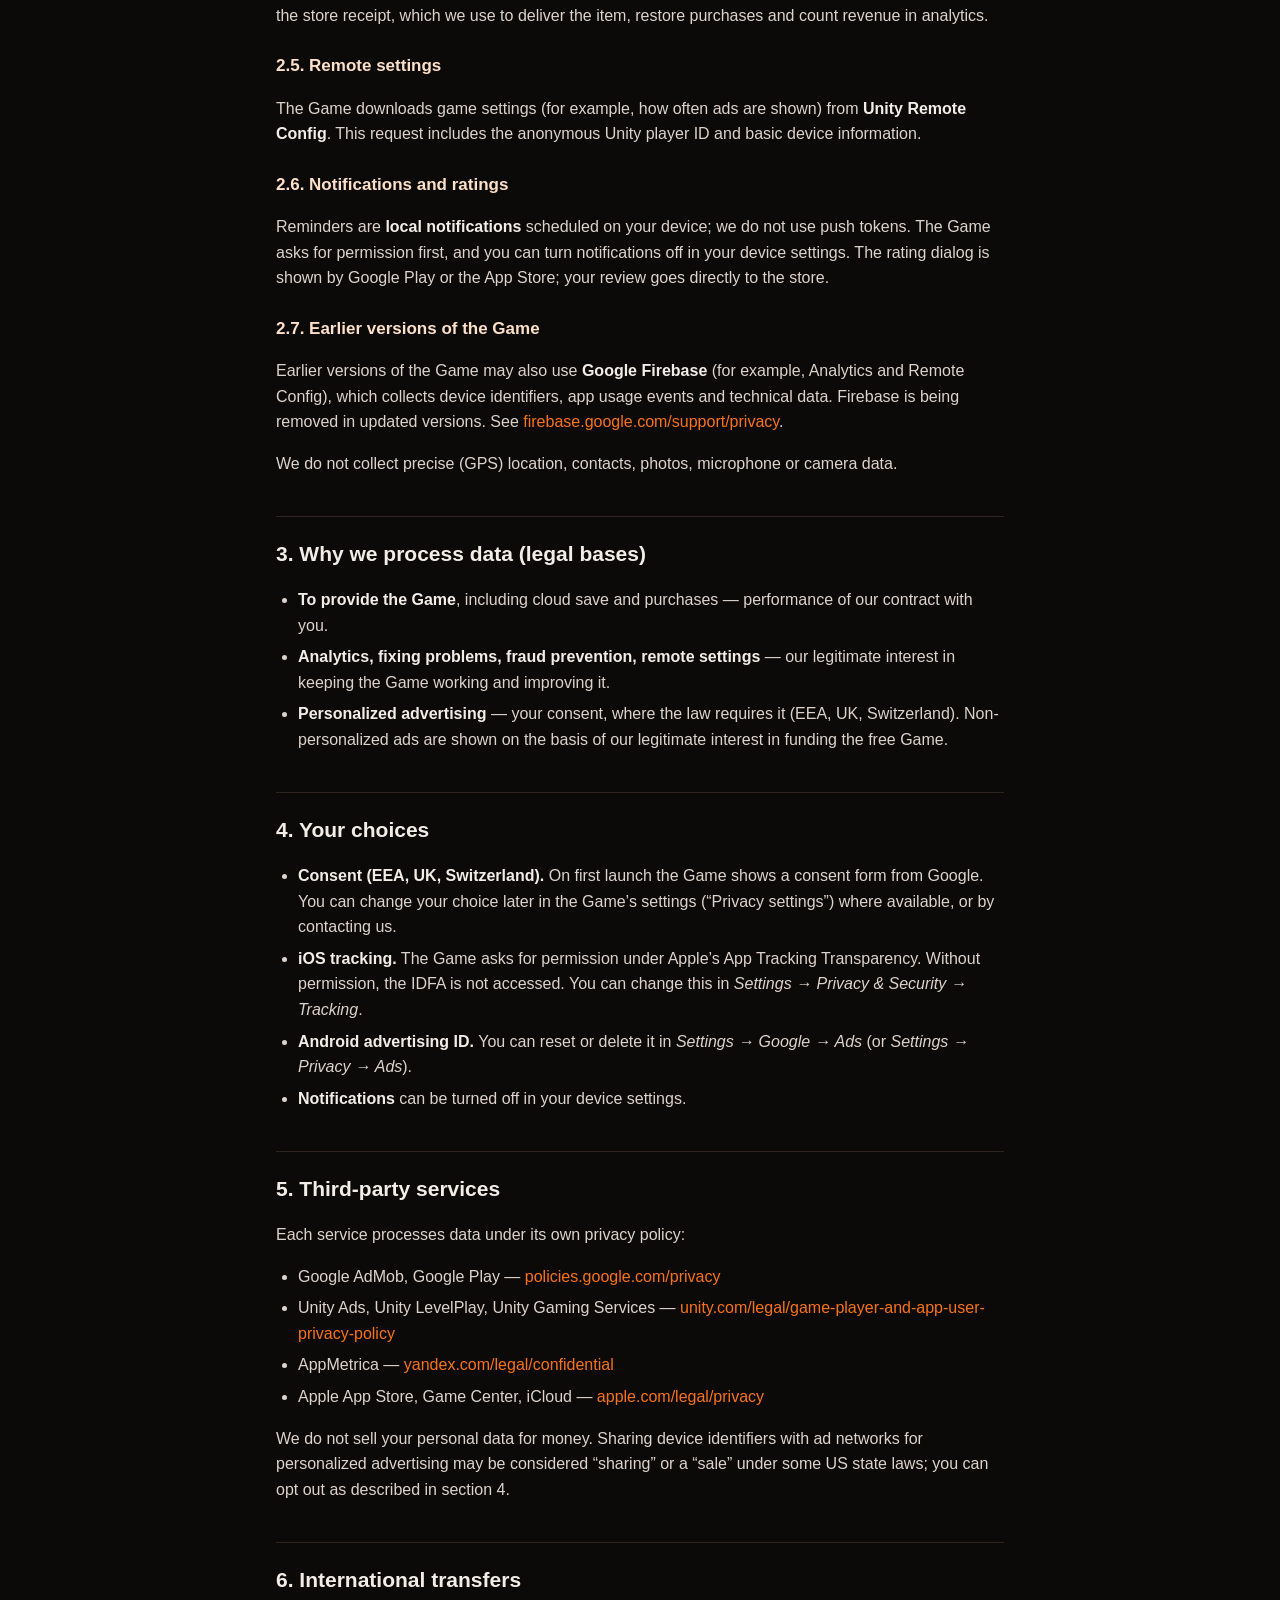
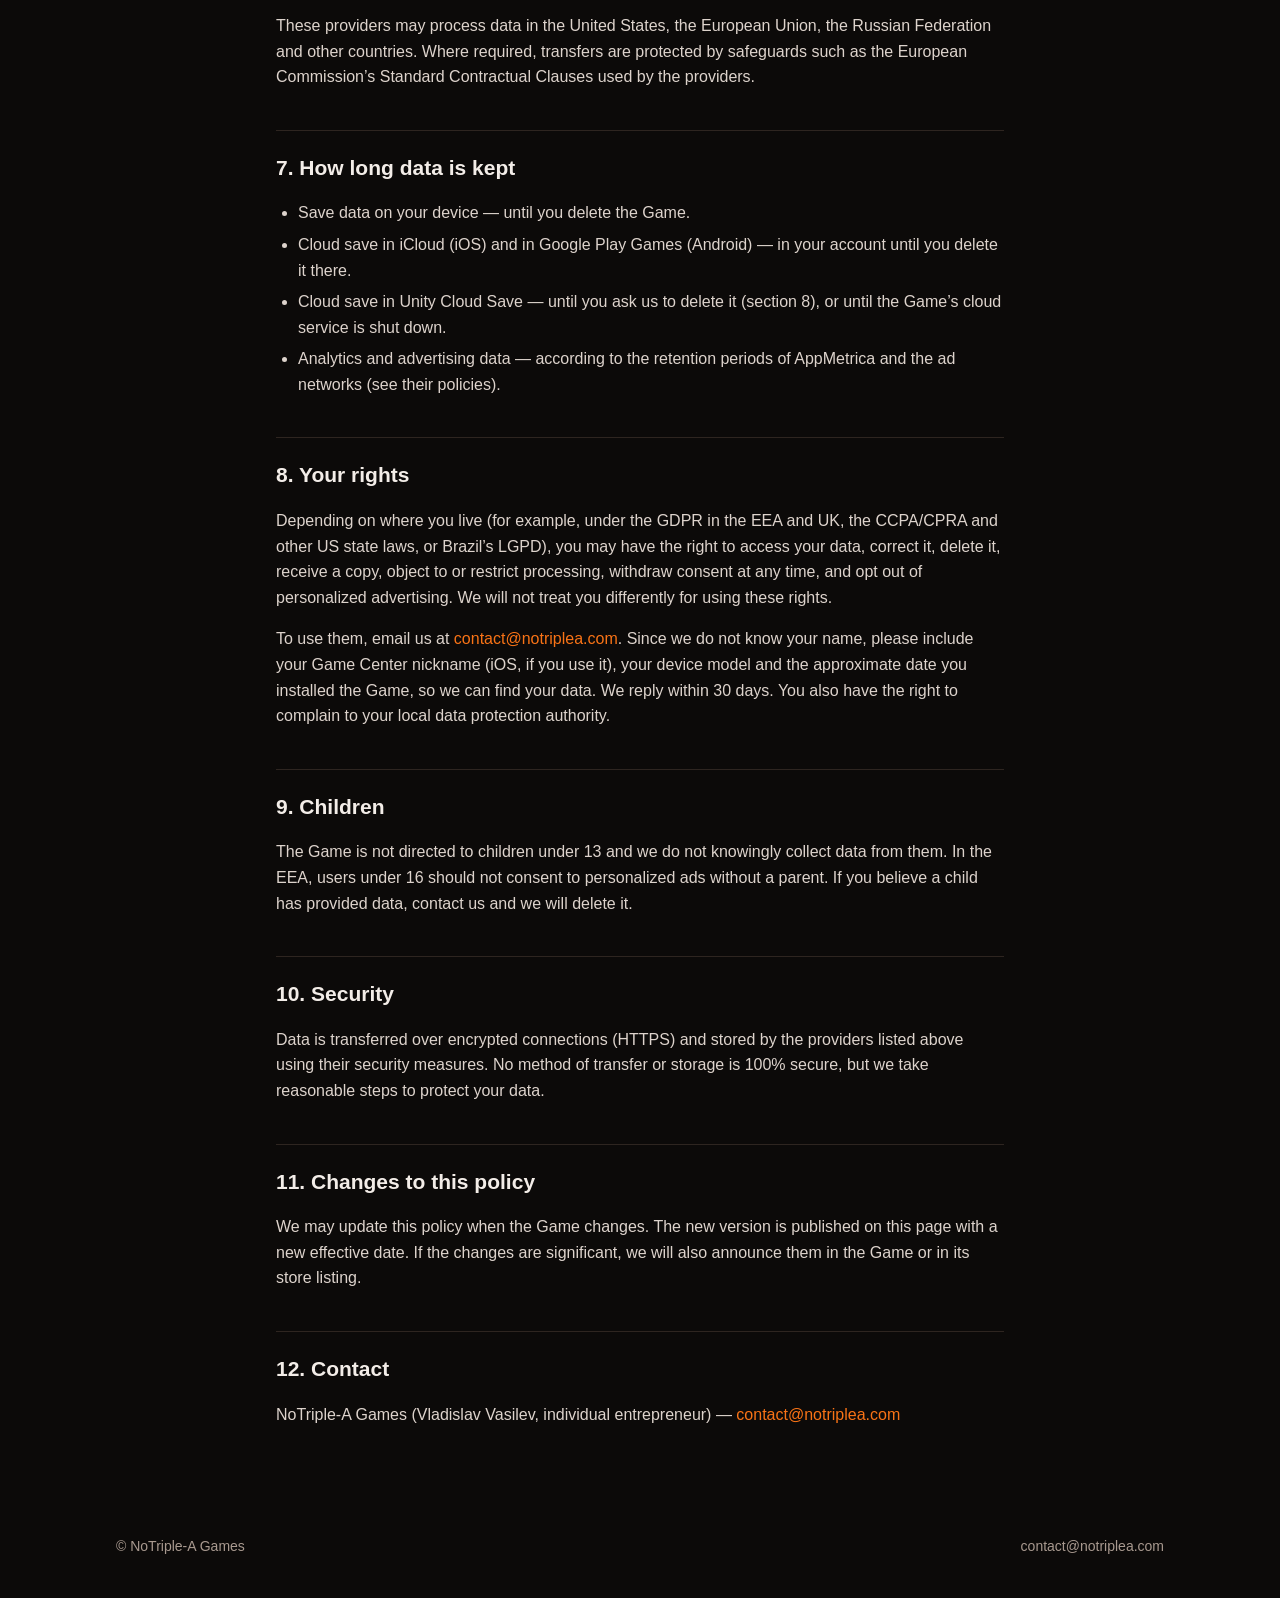
<file: glory-ages-vikings/privacy/index.html>
<!doctype html>
<html lang="en">
<head>
<meta charset="utf-8">
<meta name="viewport" content="width=device-width, initial-scale=1">
<title>Privacy Policy — Glory Ages - Vikings</title>
<meta name="description" content="Privacy Policy of the mobile game Glory Ages - Vikings by NoTriple-A Games.">
<meta name="theme-color" content="#0c0a09">
<link rel="canonical" href="https://notriplea.com/glory-ages-vikings/privacy/">
<link rel="alternate" hreflang="en" href="https://notriplea.com/glory-ages-vikings/privacy/">
<link rel="alternate" hreflang="ru" href="https://notriplea.com/glory-ages-vikings/privacy/ru/">
<link rel="icon" href="data:image/svg+xml,%3Csvg xmlns='http://www.w3.org/2000/svg' viewBox='0 0 64 64'%3E%3Cdefs%3E%3ClinearGradient id='g' x1='0' y1='0' x2='1' y2='1'%3E%3Cstop offset='0' stop-color='%23f97316'/%3E%3Cstop offset='1' stop-color='%23dc2626'/%3E%3C/linearGradient%3E%3C/defs%3E%3Crect width='64' height='64' rx='16' fill='url(%23g)'/%3E%3Ctext x='32' y='44' font-family='Arial,sans-serif' font-size='34' font-weight='900' text-anchor='middle' fill='white'%3EN%3C/text%3E%3C/svg%3E">
<meta property="og:type" content="website">
<meta property="og:site_name" content="NoTriple-A Games">
<meta property="og:title" content="Privacy Policy — Glory Ages - Vikings">
<meta property="og:description" content="Privacy Policy of the mobile game Glory Ages - Vikings by NoTriple-A Games.">
<meta property="og:url" content="https://notriplea.com/glory-ages-vikings/privacy/">
<meta property="og:image" content="https://notriplea.com/assets/icons/glory-ages-vikings.jpg">
<link rel="stylesheet" href="/style.css?v=16965eba">
</head>
<body>
<header class="topbar"><div class="inner">
  <a class="brand" href="/"><img class="logo" src="/assets/logo.png?v=16965eba" alt="NoTriple-A Games" width="69" height="30"></a>
  <nav><span class="lang"><strong>EN</strong> <a href="/glory-ages-vikings/privacy/ru/" data-lang="ru">RU</a></span></nav>
</div></header>

<main class="doc">
<div class="game-chip"><img src="/assets/icons/glory-ages-vikings.jpg" alt="" width="56" height="56"><div><strong>Glory Ages - Vikings</strong><br><span class="meta">Viking action RPG</span></div></div>
<h1>Privacy Policy</h1>
<p class="meta">Effective date: 26 October 2026</p>

<div class="card">
<p><strong>In short.</strong> We do not ask for your name, email or phone number, and we never see your payment card. The game uses services from Google, Apple, Unity and Yandex to show ads, measure how the game is played, process purchases and keep your progress in the cloud. These services receive device identifiers and technical data. You can limit personalized ads at any time, and you can ask us to delete your data.</p>
</div>

<h2>1. Who we are</h2>
<p>This policy applies to the mobile game <strong>Glory Ages - Vikings</strong> (the “Game”) for Android and iOS, published by <strong>NoTriple-A Games</strong> — the trade name of individual entrepreneur <strong>Vladislav Vasilev</strong> (“we”, “us”). We are responsible for the data processed by the Game. Contact: <a href="mailto:contact@notriplea.com">contact@notriplea.com</a>.</p>

<h2>2. What data is processed</h2>

<h3>2.1. Game progress and cloud save</h3>
<p>Your progress (levels, items, purchases made in the Game, settings) is stored on your device. To restore it after reinstalling or on a new device, the Game keeps a copy of your save data in the cloud:</p>
<ul>
  <li><strong>iOS:</strong> in your own private <strong>iCloud</strong> storage (Apple CloudKit), if you are signed in to iCloud. The copy is kept in your iCloud account; we cannot see or access it. You can delete it in iOS Settings → your name → iCloud → Manage Storage.</li>
  <li><strong>Android:</strong> in <strong>Unity Gaming Services</strong> Cloud Save under an anonymous player ID created by Unity.</li>
</ul>
<p>The Game also signs in to <strong>Unity Gaming Services</strong> with an anonymous player ID to receive game settings (Remote Config) and, once, to move a save made by an older version of the Game from Unity Cloud Save. On iOS, if you are signed in to <strong>Game Center</strong>, the Game uses it for your player profile. We do not receive your Google or Apple email address or password.</p>

<h3>2.2. Analytics</h3>
<p>We use <strong>AppMetrica</strong> (by Yandex) to understand how the Game is played and to fix problems. AppMetrica collects: device model, operating system and its version, language, screen size, app version, device and installation identifiers (including the advertising ID where permitted), approximate location (country, city) derived from the IP address, and in-game events such as starting and finishing levels, in-game purchases, ad views and purchases.</p>

<h3>2.3. Advertising</h3>
<p>The Game shows ads through <strong>Unity LevelPlay</strong> (formerly ironSource) mediation with these networks: <strong>Google AdMob</strong> and <strong>Unity Ads</strong>. They may collect the advertising ID (AAID on Android, IDFA on iOS only with your permission), IP address, device information and ad interactions (impressions, clicks) to show ads, limit repetitive ads, prevent fraud and measure ad performance. Depending on your choices (section 4), ads may be personalized or non-personalized.</p>

<h3>2.4. Purchases</h3>
<p>In-app purchases are processed by <strong>Google Play</strong> or the <strong>App Store</strong>. We never receive your payment card or billing details. We receive the purchased product, its price and currency, the transaction ID and the store receipt, which we use to deliver the item, restore purchases and count revenue in analytics.</p>

<h3>2.5. Remote settings</h3>
<p>The Game downloads game settings (for example, how often ads are shown) from <strong>Unity Remote Config</strong>. This request includes the anonymous Unity player ID and basic device information.</p>

<h3>2.6. Notifications and ratings</h3>
<p>Reminders are <strong>local notifications</strong> scheduled on your device; we do not use push tokens. The Game asks for permission first, and you can turn notifications off in your device settings. The rating dialog is shown by Google Play or the App Store; your review goes directly to the store.</p>

<h3>2.7. Earlier versions of the Game</h3>
<p>Earlier versions of the Game may also use <strong>Google Firebase</strong> (for example, Analytics and Remote Config), which collects device identifiers, app usage events and technical data. Firebase is being removed in updated versions. See <a href="https://firebase.google.com/support/privacy">firebase.google.com/support/privacy</a>.</p>

<p>We do not collect precise (GPS) location, contacts, photos, microphone or camera data.</p>

<h2>3. Why we process data (legal bases)</h2>
<ul>
  <li><strong>To provide the Game</strong>, including cloud save and purchases — performance of our contract with you.</li>
  <li><strong>Analytics, fixing problems, fraud prevention, remote settings</strong> — our legitimate interest in keeping the Game working and improving it.</li>
  <li><strong>Personalized advertising</strong> — your consent, where the law requires it (EEA, UK, Switzerland). Non-personalized ads are shown on the basis of our legitimate interest in funding the free Game.</li>
</ul>

<h2>4. Your choices</h2>
<ul>
  <li><strong>Consent (EEA, UK, Switzerland).</strong> On first launch the Game shows a consent form from Google. You can change your choice later in the Game’s settings (“Privacy settings”) where available, or by contacting us.</li>
  <li><strong>iOS tracking.</strong> The Game asks for permission under Apple’s App Tracking Transparency. Without permission, the IDFA is not accessed. You can change this in <em>Settings → Privacy &amp; Security → Tracking</em>.</li>
  <li><strong>Android advertising ID.</strong> You can reset or delete it in <em>Settings → Google → Ads</em> (or <em>Settings → Privacy → Ads</em>).</li>
  <li><strong>Notifications</strong> can be turned off in your device settings.</li>
</ul>

<h2>5. Third-party services</h2>
<p>Each service processes data under its own privacy policy:</p>
<ul>
  <li>Google AdMob, Google Play — <a href="https://policies.google.com/privacy">policies.google.com/privacy</a></li>
  <li>Unity Ads, Unity LevelPlay, Unity Gaming Services — <a href="https://unity.com/legal/game-player-and-app-user-privacy-policy">unity.com/legal/game-player-and-app-user-privacy-policy</a></li>
  <li>AppMetrica — <a href="https://yandex.com/legal/confidential/">yandex.com/legal/confidential</a></li>
  <li>Apple App Store, Game Center, iCloud — <a href="https://www.apple.com/legal/privacy/">apple.com/legal/privacy</a></li>
</ul>
<p>We do not sell your personal data for money. Sharing device identifiers with ad networks for personalized advertising may be considered “sharing” or a “sale” under some US state laws; you can opt out as described in section 4.</p>

<h2>6. International transfers</h2>
<p>These providers may process data in the United States, the European Union, the Russian Federation and other countries. Where required, transfers are protected by safeguards such as the European Commission’s Standard Contractual Clauses used by the providers.</p>

<h2>7. How long data is kept</h2>
<ul>
  <li>Save data on your device — until you delete the Game.</li>
  <li>Cloud save in iCloud (iOS) and in Google Play Games (Android) — in your account until you delete it there.</li>
  <li>Cloud save in Unity Cloud Save — until you ask us to delete it (section 8), or until the Game’s cloud service is shut down.</li>
  <li>Analytics and advertising data — according to the retention periods of AppMetrica and the ad networks (see their policies).</li>
</ul>

<h2>8. Your rights</h2>
<p>Depending on where you live (for example, under the GDPR in the EEA and UK, the CCPA/CPRA and other US state laws, or Brazil’s LGPD), you may have the right to access your data, correct it, delete it, receive a copy, object to or restrict processing, withdraw consent at any time, and opt out of personalized advertising. We will not treat you differently for using these rights.</p>
<p>To use them, email us at <a href="mailto:contact@notriplea.com">contact@notriplea.com</a>. Since we do not know your name, please include your Game Center nickname (iOS, if you use it), your device model and the approximate date you installed the Game, so we can find your data. We reply within 30 days. You also have the right to complain to your local data protection authority.</p>

<h2>9. Children</h2>
<p>The Game is not directed to children under 13 and we do not knowingly collect data from them. In the EEA, users under 16 should not consent to personalized ads without a parent. If you believe a child has provided data, contact us and we will delete it.</p>

<h2>10. Security</h2>
<p>Data is transferred over encrypted connections (HTTPS) and stored by the providers listed above using their security measures. No method of transfer or storage is 100% secure, but we take reasonable steps to protect your data.</p>

<h2>11. Changes to this policy</h2>
<p>We may update this policy when the Game changes. The new version is published on this page with a new effective date. If the changes are significant, we will also announce them in the Game or in its store listing.</p>

<h2>12. Contact</h2>
<p>NoTriple-A Games (Vladislav Vasilev, individual entrepreneur) — <a href="mailto:contact@notriplea.com">contact@notriplea.com</a></p>
</main>

<footer class="site">
  <span>© NoTriple-A Games</span>
  <span><a href="mailto:contact@notriplea.com">contact@notriplea.com</a></span>
</footer>
<script>
(function(){
  try {
    document.querySelectorAll('[data-lang]').forEach(function(a){
      a.addEventListener('click', function(){ localStorage.setItem('lang', a.getAttribute('data-lang')); });
    });
    if (location.pathname === '/' && !localStorage.getItem('lang') &&
        /^ru|^uk|^be|^kk|^uz/i.test(navigator.language || '')) location.replace('/ru/');
  } catch (e) {}
})();
</script>
</body>
</html>
</file>
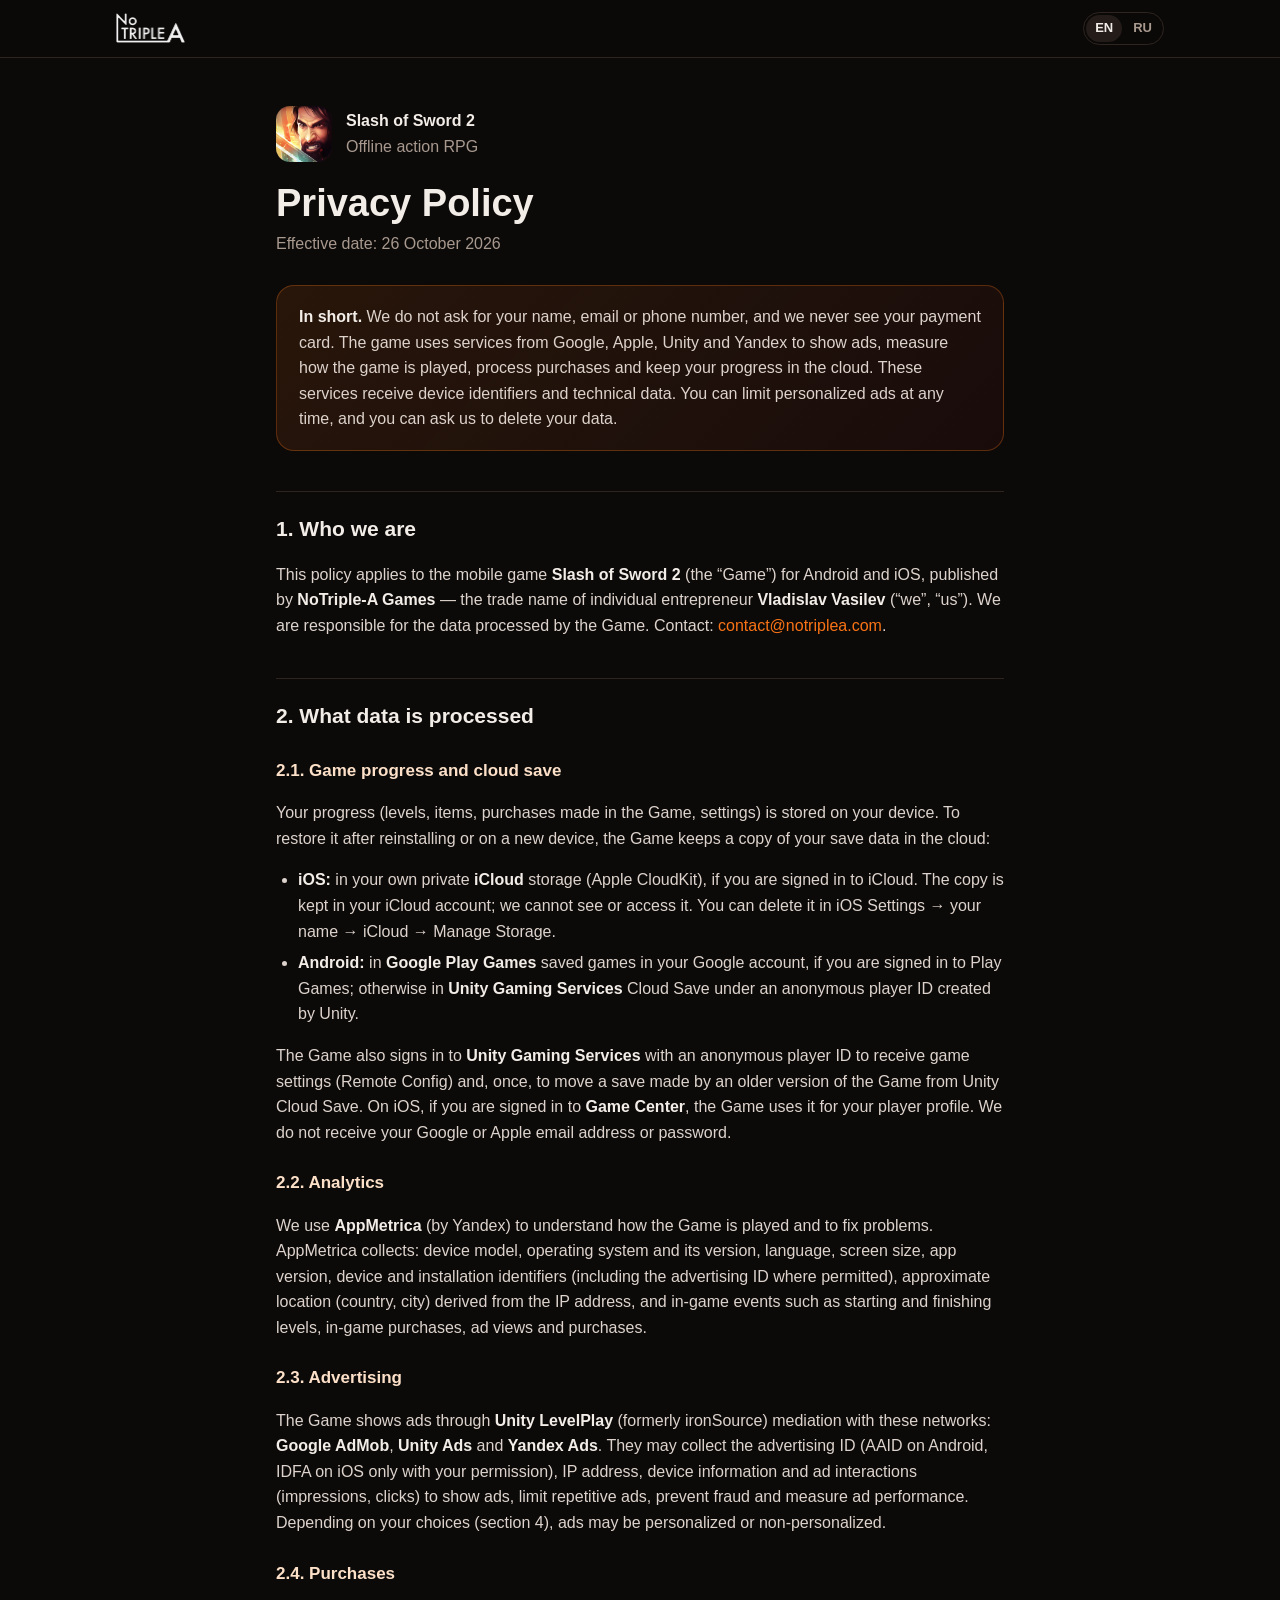
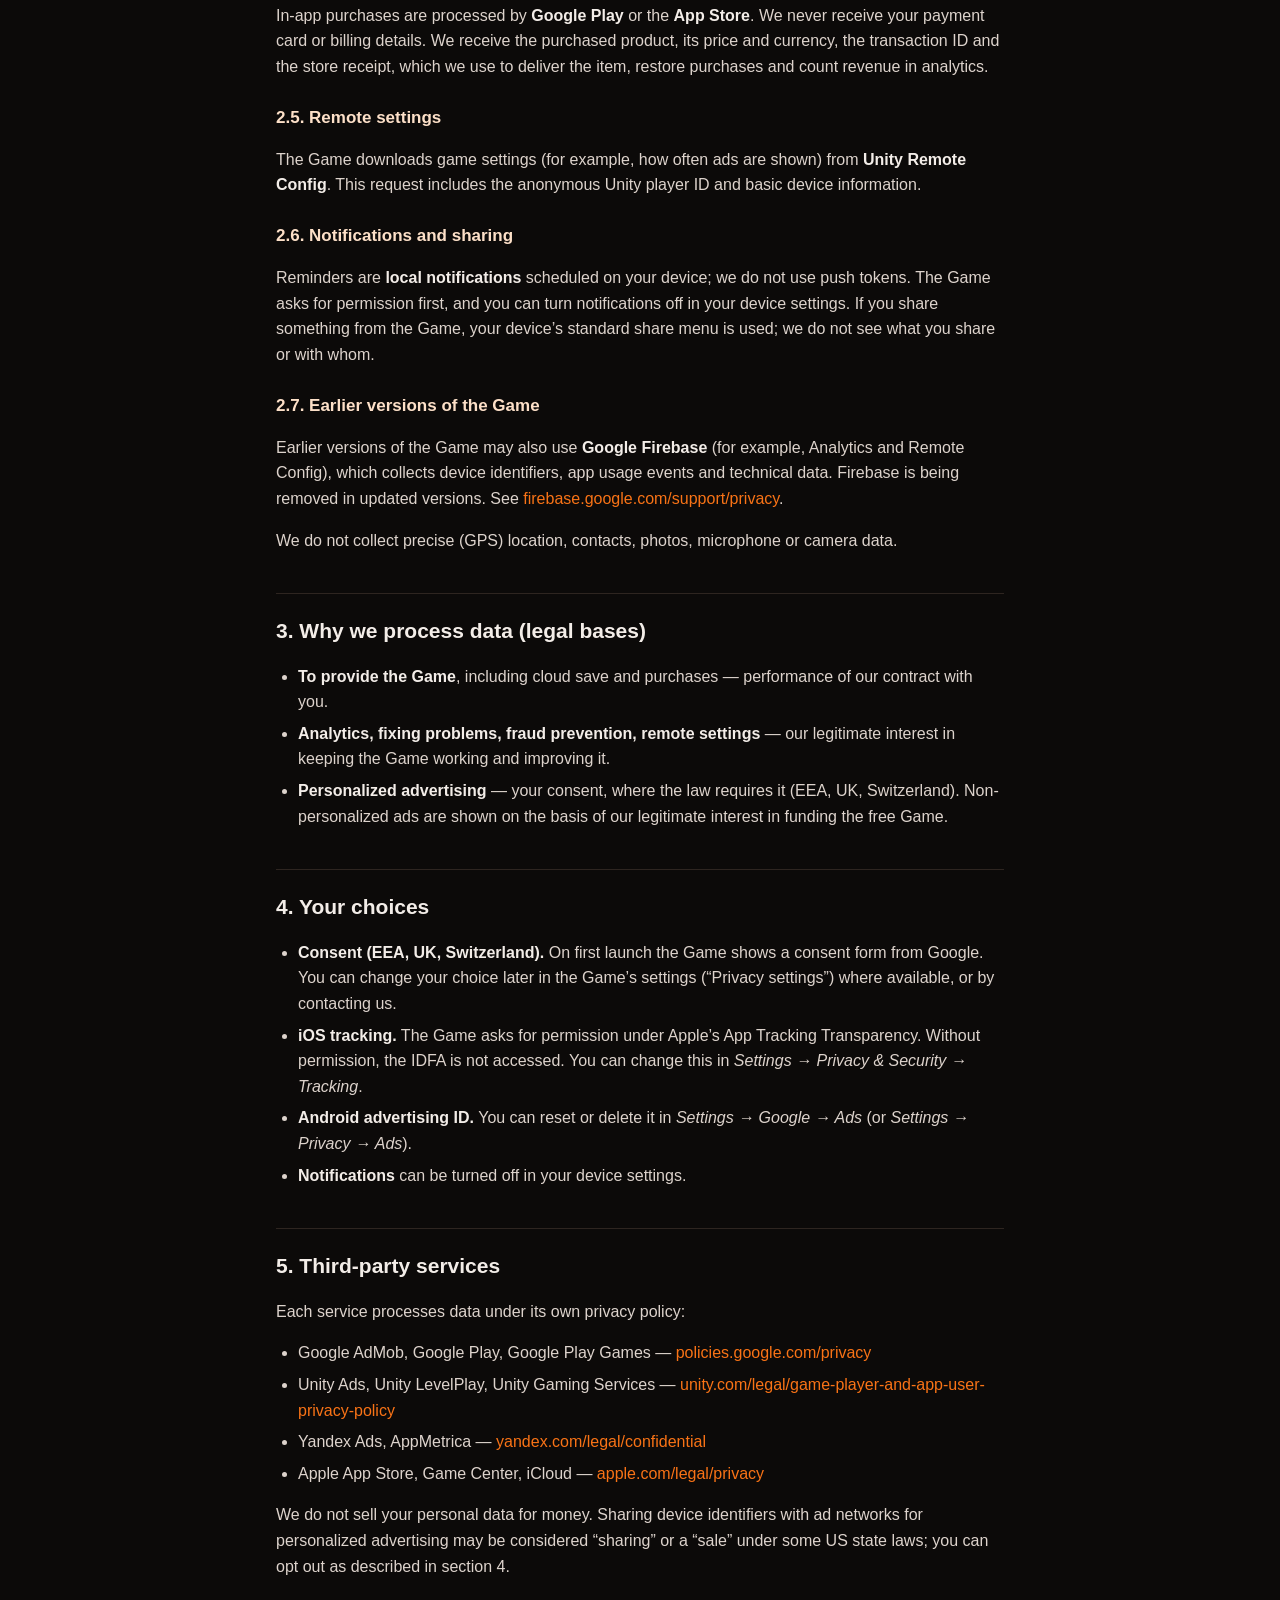
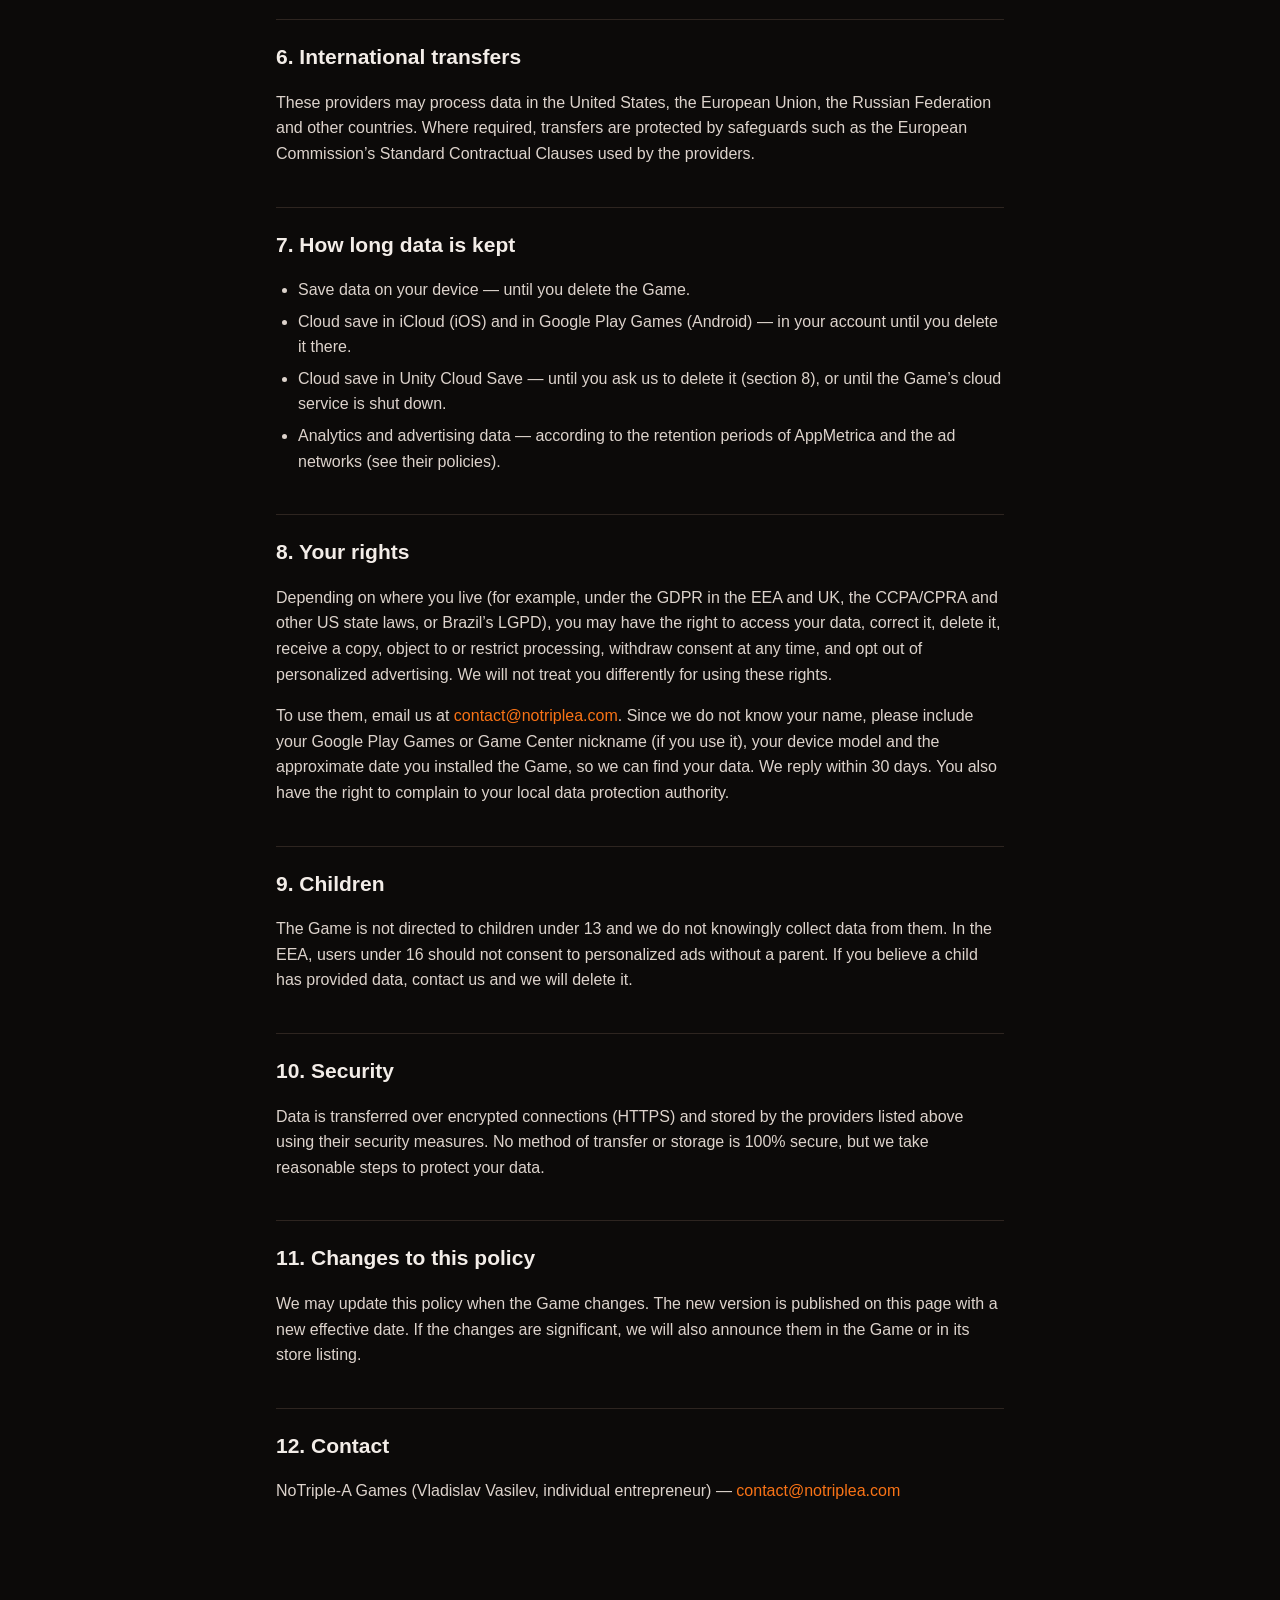
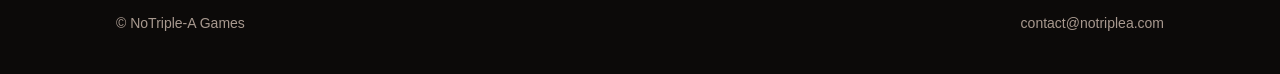
<file: slash-of-sword-2/privacy/index.html>
<!doctype html>
<html lang="en">
<head>
<meta charset="utf-8">
<meta name="viewport" content="width=device-width, initial-scale=1">
<title>Privacy Policy — Slash of Sword 2</title>
<meta name="description" content="Privacy Policy of the mobile game Slash of Sword 2 by NoTriple-A Games.">
<meta name="theme-color" content="#0c0a09">
<link rel="canonical" href="https://notriplea.com/slash-of-sword-2/privacy/">
<link rel="alternate" hreflang="en" href="https://notriplea.com/slash-of-sword-2/privacy/">
<link rel="alternate" hreflang="ru" href="https://notriplea.com/slash-of-sword-2/privacy/ru/">
<link rel="icon" href="data:image/svg+xml,%3Csvg xmlns='http://www.w3.org/2000/svg' viewBox='0 0 64 64'%3E%3Cdefs%3E%3ClinearGradient id='g' x1='0' y1='0' x2='1' y2='1'%3E%3Cstop offset='0' stop-color='%23f97316'/%3E%3Cstop offset='1' stop-color='%23dc2626'/%3E%3C/linearGradient%3E%3C/defs%3E%3Crect width='64' height='64' rx='16' fill='url(%23g)'/%3E%3Ctext x='32' y='44' font-family='Arial,sans-serif' font-size='34' font-weight='900' text-anchor='middle' fill='white'%3EN%3C/text%3E%3C/svg%3E">
<meta property="og:type" content="website">
<meta property="og:site_name" content="NoTriple-A Games">
<meta property="og:title" content="Privacy Policy — Slash of Sword 2">
<meta property="og:description" content="Privacy Policy of the mobile game Slash of Sword 2 by NoTriple-A Games.">
<meta property="og:url" content="https://notriplea.com/slash-of-sword-2/privacy/">
<meta property="og:image" content="https://notriplea.com/assets/icons/slash-of-sword-2.jpg">
<link rel="stylesheet" href="/style.css?v=16965eba">
</head>
<body>
<header class="topbar"><div class="inner">
  <a class="brand" href="/"><img class="logo" src="/assets/logo.png?v=16965eba" alt="NoTriple-A Games" width="69" height="30"></a>
  <nav><span class="lang"><strong>EN</strong> <a href="/slash-of-sword-2/privacy/ru/" data-lang="ru">RU</a></span></nav>
</div></header>

<main class="doc">
<div class="game-chip"><img src="/assets/icons/slash-of-sword-2.jpg" alt="" width="56" height="56"><div><strong>Slash of Sword 2</strong><br><span class="meta">Offline action RPG</span></div></div>
<h1>Privacy Policy</h1>
<p class="meta">Effective date: 26 October 2026</p>

<div class="card">
<p><strong>In short.</strong> We do not ask for your name, email or phone number, and we never see your payment card. The game uses services from Google, Apple, Unity and Yandex to show ads, measure how the game is played, process purchases and keep your progress in the cloud. These services receive device identifiers and technical data. You can limit personalized ads at any time, and you can ask us to delete your data.</p>
</div>

<h2>1. Who we are</h2>
<p>This policy applies to the mobile game <strong>Slash of Sword 2</strong> (the “Game”) for Android and iOS, published by <strong>NoTriple-A Games</strong> — the trade name of individual entrepreneur <strong>Vladislav Vasilev</strong> (“we”, “us”). We are responsible for the data processed by the Game. Contact: <a href="mailto:contact@notriplea.com">contact@notriplea.com</a>.</p>

<h2>2. What data is processed</h2>

<h3>2.1. Game progress and cloud save</h3>
<p>Your progress (levels, items, purchases made in the Game, settings) is stored on your device. To restore it after reinstalling or on a new device, the Game keeps a copy of your save data in the cloud:</p>
<ul>
  <li><strong>iOS:</strong> in your own private <strong>iCloud</strong> storage (Apple CloudKit), if you are signed in to iCloud. The copy is kept in your iCloud account; we cannot see or access it. You can delete it in iOS Settings → your name → iCloud → Manage Storage.</li>
  <li><strong>Android:</strong> in <strong>Google Play Games</strong> saved games in your Google account, if you are signed in to Play Games; otherwise in <strong>Unity Gaming Services</strong> Cloud Save under an anonymous player ID created by Unity.</li>
</ul>
<p>The Game also signs in to <strong>Unity Gaming Services</strong> with an anonymous player ID to receive game settings (Remote Config) and, once, to move a save made by an older version of the Game from Unity Cloud Save. On iOS, if you are signed in to <strong>Game Center</strong>, the Game uses it for your player profile. We do not receive your Google or Apple email address or password.</p>

<h3>2.2. Analytics</h3>
<p>We use <strong>AppMetrica</strong> (by Yandex) to understand how the Game is played and to fix problems. AppMetrica collects: device model, operating system and its version, language, screen size, app version, device and installation identifiers (including the advertising ID where permitted), approximate location (country, city) derived from the IP address, and in-game events such as starting and finishing levels, in-game purchases, ad views and purchases.</p>

<h3>2.3. Advertising</h3>
<p>The Game shows ads through <strong>Unity LevelPlay</strong> (formerly ironSource) mediation with these networks: <strong>Google AdMob</strong>, <strong>Unity Ads</strong> and <strong>Yandex Ads</strong>. They may collect the advertising ID (AAID on Android, IDFA on iOS only with your permission), IP address, device information and ad interactions (impressions, clicks) to show ads, limit repetitive ads, prevent fraud and measure ad performance. Depending on your choices (section 4), ads may be personalized or non-personalized.</p>

<h3>2.4. Purchases</h3>
<p>In-app purchases are processed by <strong>Google Play</strong> or the <strong>App Store</strong>. We never receive your payment card or billing details. We receive the purchased product, its price and currency, the transaction ID and the store receipt, which we use to deliver the item, restore purchases and count revenue in analytics.</p>

<h3>2.5. Remote settings</h3>
<p>The Game downloads game settings (for example, how often ads are shown) from <strong>Unity Remote Config</strong>. This request includes the anonymous Unity player ID and basic device information.</p>

<h3>2.6. Notifications and sharing</h3>
<p>Reminders are <strong>local notifications</strong> scheduled on your device; we do not use push tokens. The Game asks for permission first, and you can turn notifications off in your device settings. If you share something from the Game, your device’s standard share menu is used; we do not see what you share or with whom.</p>

<h3>2.7. Earlier versions of the Game</h3>
<p>Earlier versions of the Game may also use <strong>Google Firebase</strong> (for example, Analytics and Remote Config), which collects device identifiers, app usage events and technical data. Firebase is being removed in updated versions. See <a href="https://firebase.google.com/support/privacy">firebase.google.com/support/privacy</a>.</p>

<p>We do not collect precise (GPS) location, contacts, photos, microphone or camera data.</p>

<h2>3. Why we process data (legal bases)</h2>
<ul>
  <li><strong>To provide the Game</strong>, including cloud save and purchases — performance of our contract with you.</li>
  <li><strong>Analytics, fixing problems, fraud prevention, remote settings</strong> — our legitimate interest in keeping the Game working and improving it.</li>
  <li><strong>Personalized advertising</strong> — your consent, where the law requires it (EEA, UK, Switzerland). Non-personalized ads are shown on the basis of our legitimate interest in funding the free Game.</li>
</ul>

<h2>4. Your choices</h2>
<ul>
  <li><strong>Consent (EEA, UK, Switzerland).</strong> On first launch the Game shows a consent form from Google. You can change your choice later in the Game’s settings (“Privacy settings”) where available, or by contacting us.</li>
  <li><strong>iOS tracking.</strong> The Game asks for permission under Apple’s App Tracking Transparency. Without permission, the IDFA is not accessed. You can change this in <em>Settings → Privacy &amp; Security → Tracking</em>.</li>
  <li><strong>Android advertising ID.</strong> You can reset or delete it in <em>Settings → Google → Ads</em> (or <em>Settings → Privacy → Ads</em>).</li>
  <li><strong>Notifications</strong> can be turned off in your device settings.</li>
</ul>

<h2>5. Third-party services</h2>
<p>Each service processes data under its own privacy policy:</p>
<ul>
  <li>Google AdMob, Google Play, Google Play Games — <a href="https://policies.google.com/privacy">policies.google.com/privacy</a></li>
  <li>Unity Ads, Unity LevelPlay, Unity Gaming Services — <a href="https://unity.com/legal/game-player-and-app-user-privacy-policy">unity.com/legal/game-player-and-app-user-privacy-policy</a></li>
  <li>Yandex Ads, AppMetrica — <a href="https://yandex.com/legal/confidential/">yandex.com/legal/confidential</a></li>
  <li>Apple App Store, Game Center, iCloud — <a href="https://www.apple.com/legal/privacy/">apple.com/legal/privacy</a></li>
</ul>
<p>We do not sell your personal data for money. Sharing device identifiers with ad networks for personalized advertising may be considered “sharing” or a “sale” under some US state laws; you can opt out as described in section 4.</p>

<h2>6. International transfers</h2>
<p>These providers may process data in the United States, the European Union, the Russian Federation and other countries. Where required, transfers are protected by safeguards such as the European Commission’s Standard Contractual Clauses used by the providers.</p>

<h2>7. How long data is kept</h2>
<ul>
  <li>Save data on your device — until you delete the Game.</li>
  <li>Cloud save in iCloud (iOS) and in Google Play Games (Android) — in your account until you delete it there.</li>
  <li>Cloud save in Unity Cloud Save — until you ask us to delete it (section 8), or until the Game’s cloud service is shut down.</li>
  <li>Analytics and advertising data — according to the retention periods of AppMetrica and the ad networks (see their policies).</li>
</ul>

<h2>8. Your rights</h2>
<p>Depending on where you live (for example, under the GDPR in the EEA and UK, the CCPA/CPRA and other US state laws, or Brazil’s LGPD), you may have the right to access your data, correct it, delete it, receive a copy, object to or restrict processing, withdraw consent at any time, and opt out of personalized advertising. We will not treat you differently for using these rights.</p>
<p>To use them, email us at <a href="mailto:contact@notriplea.com">contact@notriplea.com</a>. Since we do not know your name, please include your Google Play Games or Game Center nickname (if you use it), your device model and the approximate date you installed the Game, so we can find your data. We reply within 30 days. You also have the right to complain to your local data protection authority.</p>

<h2>9. Children</h2>
<p>The Game is not directed to children under 13 and we do not knowingly collect data from them. In the EEA, users under 16 should not consent to personalized ads without a parent. If you believe a child has provided data, contact us and we will delete it.</p>

<h2>10. Security</h2>
<p>Data is transferred over encrypted connections (HTTPS) and stored by the providers listed above using their security measures. No method of transfer or storage is 100% secure, but we take reasonable steps to protect your data.</p>

<h2>11. Changes to this policy</h2>
<p>We may update this policy when the Game changes. The new version is published on this page with a new effective date. If the changes are significant, we will also announce them in the Game or in its store listing.</p>

<h2>12. Contact</h2>
<p>NoTriple-A Games (Vladislav Vasilev, individual entrepreneur) — <a href="mailto:contact@notriplea.com">contact@notriplea.com</a></p>
</main>

<footer class="site">
  <span>© NoTriple-A Games</span>
  <span><a href="mailto:contact@notriplea.com">contact@notriplea.com</a></span>
</footer>
<script>
(function(){
  try {
    document.querySelectorAll('[data-lang]').forEach(function(a){
      a.addEventListener('click', function(){ localStorage.setItem('lang', a.getAttribute('data-lang')); });
    });
    if (location.pathname === '/' && !localStorage.getItem('lang') &&
        /^ru|^uk|^be|^kk|^uz/i.test(navigator.language || '')) location.replace('/ru/');
  } catch (e) {}
})();
</script>
</body>
</html>
</file>
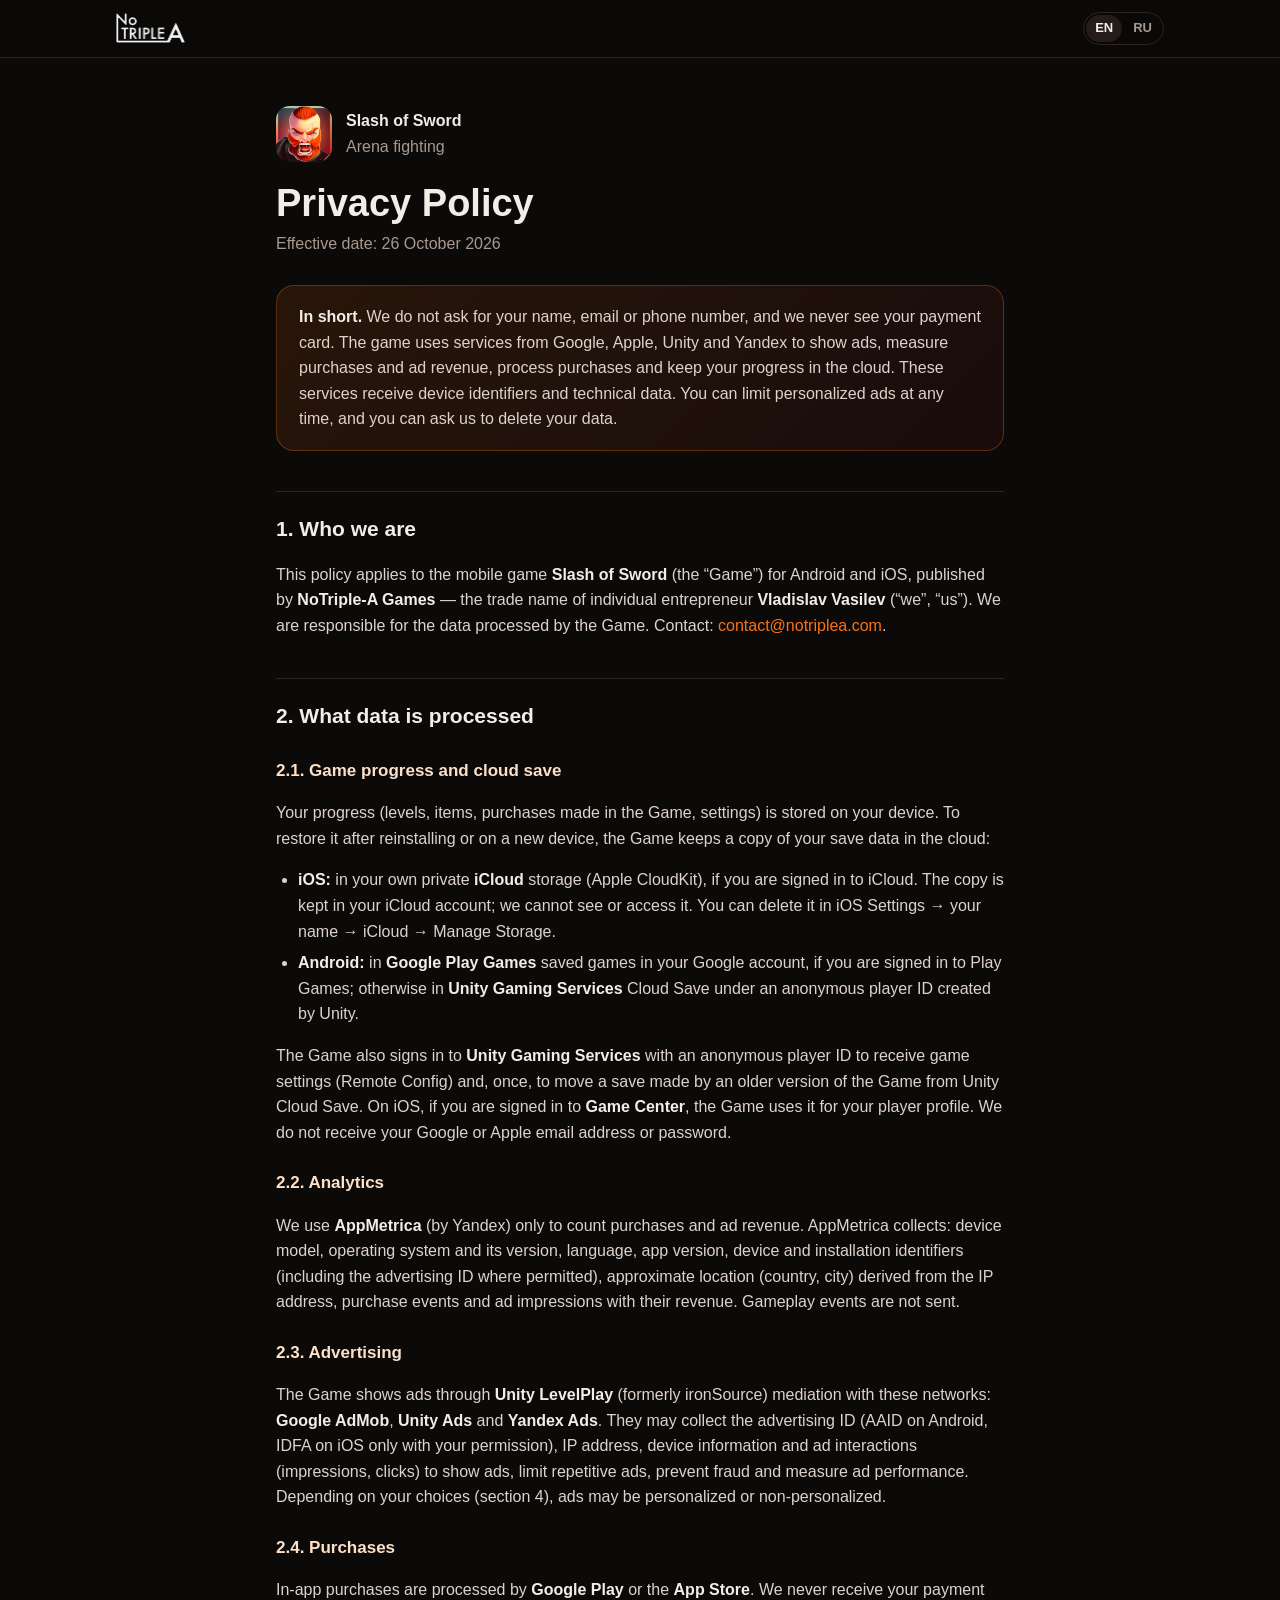
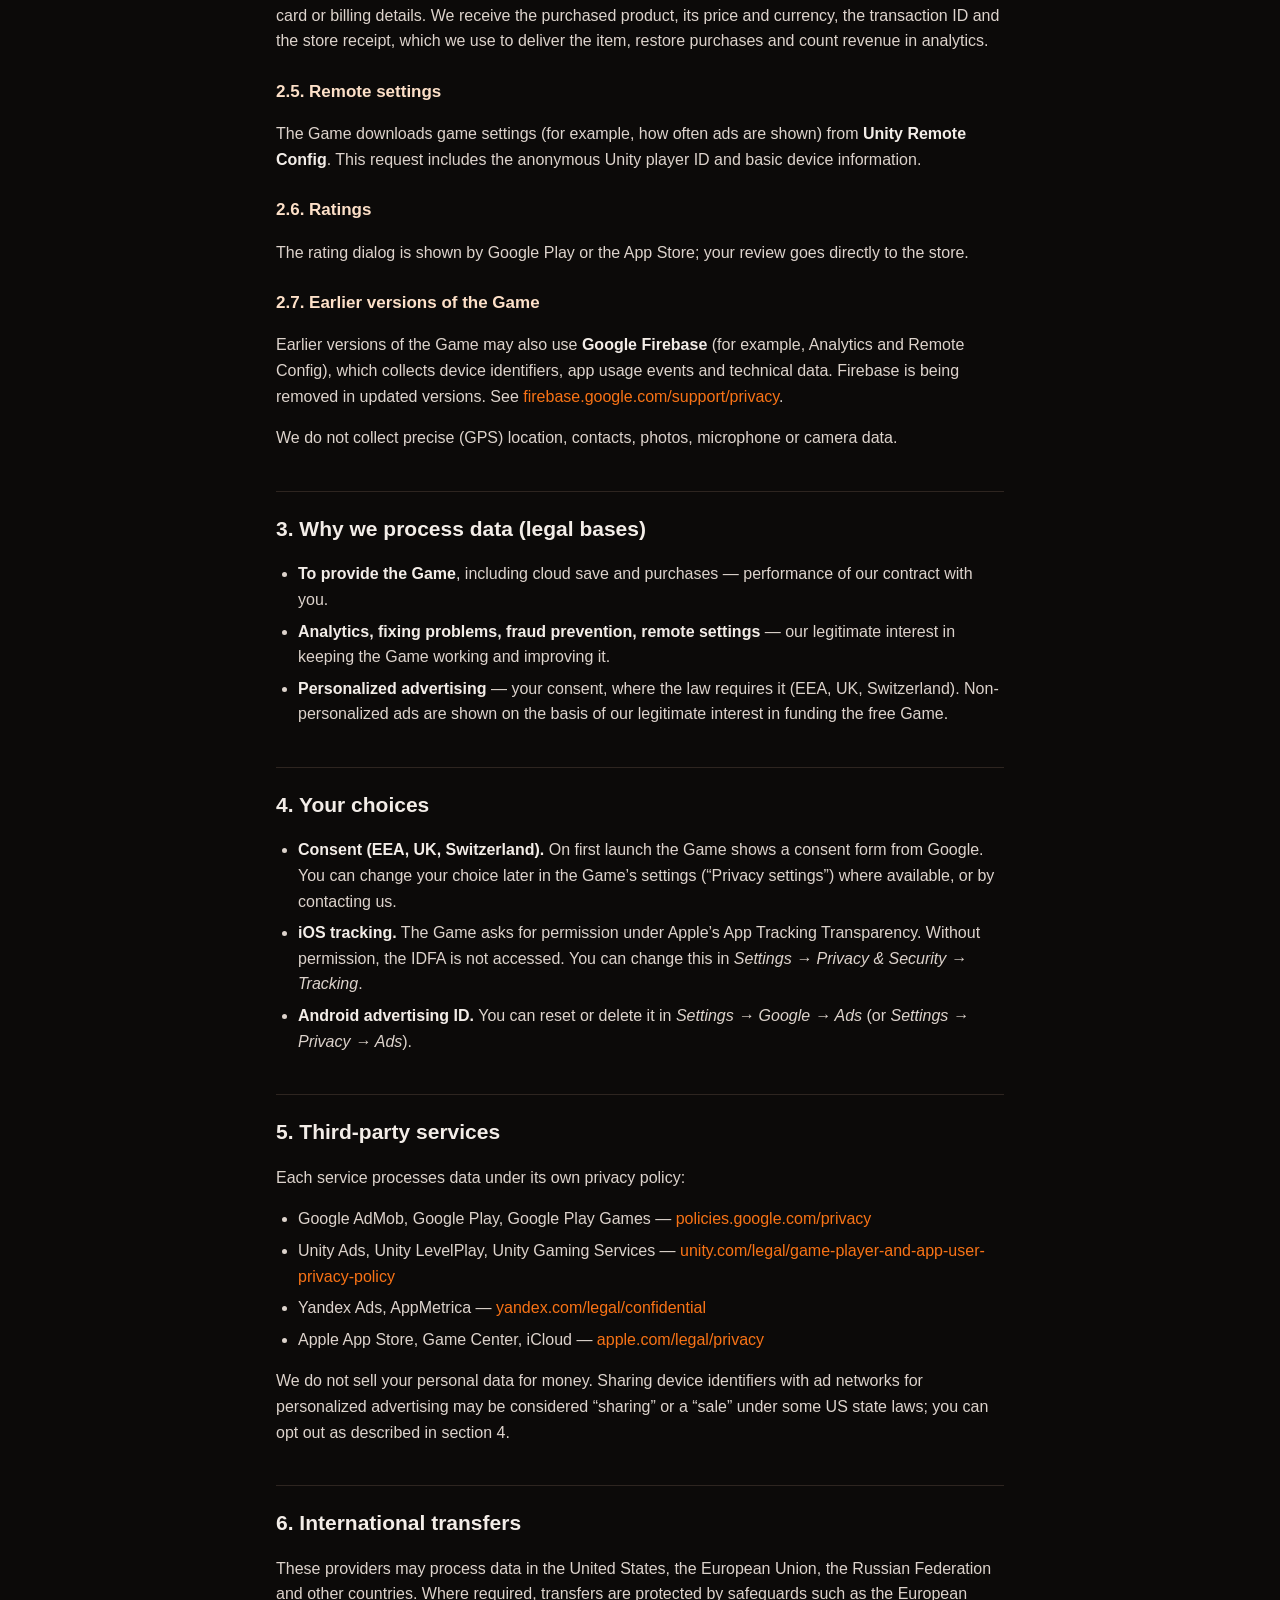
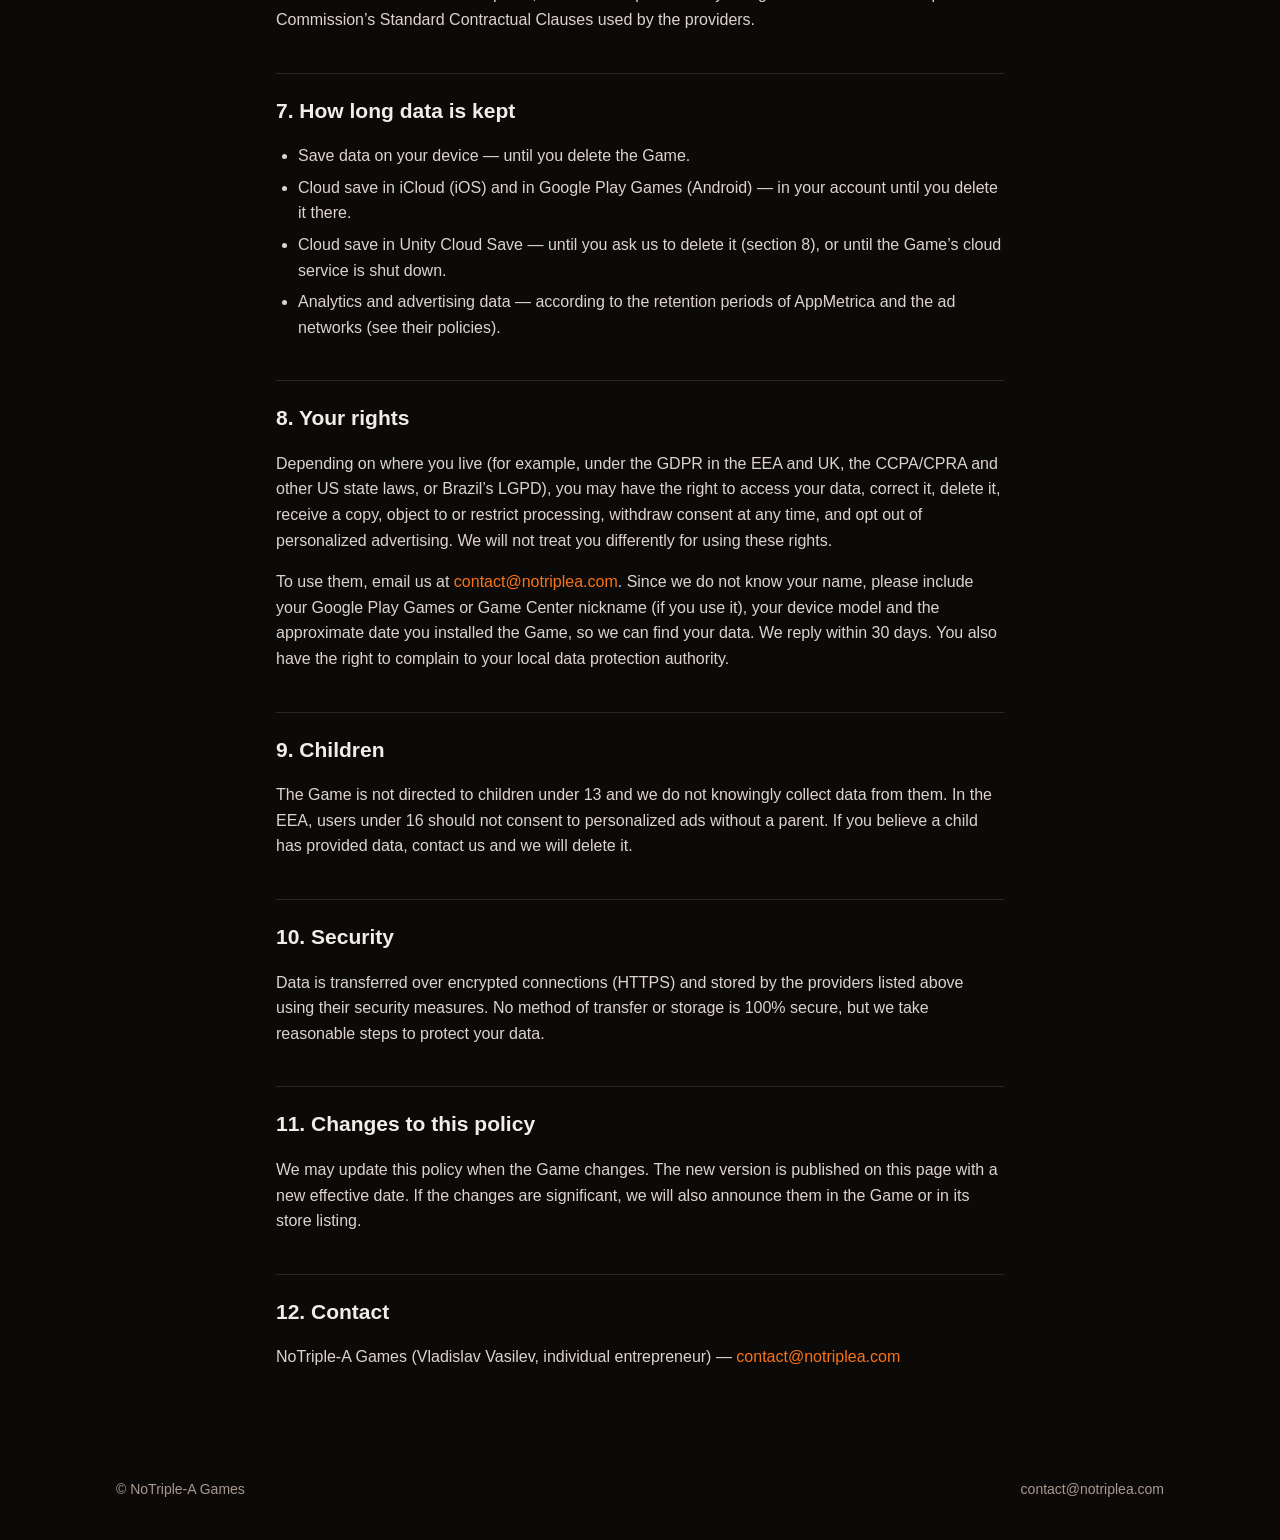
<file: slash-of-sword/privacy/index.html>
<!doctype html>
<html lang="en">
<head>
<meta charset="utf-8">
<meta name="viewport" content="width=device-width, initial-scale=1">
<title>Privacy Policy — Slash of Sword</title>
<meta name="description" content="Privacy Policy of the mobile game Slash of Sword by NoTriple-A Games.">
<meta name="theme-color" content="#0c0a09">
<link rel="canonical" href="https://notriplea.com/slash-of-sword/privacy/">
<link rel="alternate" hreflang="en" href="https://notriplea.com/slash-of-sword/privacy/">
<link rel="alternate" hreflang="ru" href="https://notriplea.com/slash-of-sword/privacy/ru/">
<link rel="icon" href="data:image/svg+xml,%3Csvg xmlns='http://www.w3.org/2000/svg' viewBox='0 0 64 64'%3E%3Cdefs%3E%3ClinearGradient id='g' x1='0' y1='0' x2='1' y2='1'%3E%3Cstop offset='0' stop-color='%23f97316'/%3E%3Cstop offset='1' stop-color='%23dc2626'/%3E%3C/linearGradient%3E%3C/defs%3E%3Crect width='64' height='64' rx='16' fill='url(%23g)'/%3E%3Ctext x='32' y='44' font-family='Arial,sans-serif' font-size='34' font-weight='900' text-anchor='middle' fill='white'%3EN%3C/text%3E%3C/svg%3E">
<meta property="og:type" content="website">
<meta property="og:site_name" content="NoTriple-A Games">
<meta property="og:title" content="Privacy Policy — Slash of Sword">
<meta property="og:description" content="Privacy Policy of the mobile game Slash of Sword by NoTriple-A Games.">
<meta property="og:url" content="https://notriplea.com/slash-of-sword/privacy/">
<meta property="og:image" content="https://notriplea.com/assets/icons/slash-of-sword.jpg">
<link rel="stylesheet" href="/style.css?v=16965eba">
</head>
<body>
<header class="topbar"><div class="inner">
  <a class="brand" href="/"><img class="logo" src="/assets/logo.png?v=16965eba" alt="NoTriple-A Games" width="69" height="30"></a>
  <nav><span class="lang"><strong>EN</strong> <a href="/slash-of-sword/privacy/ru/" data-lang="ru">RU</a></span></nav>
</div></header>

<main class="doc">
<div class="game-chip"><img src="/assets/icons/slash-of-sword.jpg" alt="" width="56" height="56"><div><strong>Slash of Sword</strong><br><span class="meta">Arena fighting</span></div></div>
<h1>Privacy Policy</h1>
<p class="meta">Effective date: 26 October 2026</p>

<div class="card">
<p><strong>In short.</strong> We do not ask for your name, email or phone number, and we never see your payment card. The game uses services from Google, Apple, Unity and Yandex to show ads, measure purchases and ad revenue, process purchases and keep your progress in the cloud. These services receive device identifiers and technical data. You can limit personalized ads at any time, and you can ask us to delete your data.</p>
</div>

<h2>1. Who we are</h2>
<p>This policy applies to the mobile game <strong>Slash of Sword</strong> (the “Game”) for Android and iOS, published by <strong>NoTriple-A Games</strong> — the trade name of individual entrepreneur <strong>Vladislav Vasilev</strong> (“we”, “us”). We are responsible for the data processed by the Game. Contact: <a href="mailto:contact@notriplea.com">contact@notriplea.com</a>.</p>

<h2>2. What data is processed</h2>

<h3>2.1. Game progress and cloud save</h3>
<p>Your progress (levels, items, purchases made in the Game, settings) is stored on your device. To restore it after reinstalling or on a new device, the Game keeps a copy of your save data in the cloud:</p>
<ul>
  <li><strong>iOS:</strong> in your own private <strong>iCloud</strong> storage (Apple CloudKit), if you are signed in to iCloud. The copy is kept in your iCloud account; we cannot see or access it. You can delete it in iOS Settings → your name → iCloud → Manage Storage.</li>
  <li><strong>Android:</strong> in <strong>Google Play Games</strong> saved games in your Google account, if you are signed in to Play Games; otherwise in <strong>Unity Gaming Services</strong> Cloud Save under an anonymous player ID created by Unity.</li>
</ul>
<p>The Game also signs in to <strong>Unity Gaming Services</strong> with an anonymous player ID to receive game settings (Remote Config) and, once, to move a save made by an older version of the Game from Unity Cloud Save. On iOS, if you are signed in to <strong>Game Center</strong>, the Game uses it for your player profile. We do not receive your Google or Apple email address or password.</p>

<h3>2.2. Analytics</h3>
<p>We use <strong>AppMetrica</strong> (by Yandex) only to count purchases and ad revenue. AppMetrica collects: device model, operating system and its version, language, app version, device and installation identifiers (including the advertising ID where permitted), approximate location (country, city) derived from the IP address, purchase events and ad impressions with their revenue. Gameplay events are not sent.</p>

<h3>2.3. Advertising</h3>
<p>The Game shows ads through <strong>Unity LevelPlay</strong> (formerly ironSource) mediation with these networks: <strong>Google AdMob</strong>, <strong>Unity Ads</strong> and <strong>Yandex Ads</strong>. They may collect the advertising ID (AAID on Android, IDFA on iOS only with your permission), IP address, device information and ad interactions (impressions, clicks) to show ads, limit repetitive ads, prevent fraud and measure ad performance. Depending on your choices (section 4), ads may be personalized or non-personalized.</p>

<h3>2.4. Purchases</h3>
<p>In-app purchases are processed by <strong>Google Play</strong> or the <strong>App Store</strong>. We never receive your payment card or billing details. We receive the purchased product, its price and currency, the transaction ID and the store receipt, which we use to deliver the item, restore purchases and count revenue in analytics.</p>

<h3>2.5. Remote settings</h3>
<p>The Game downloads game settings (for example, how often ads are shown) from <strong>Unity Remote Config</strong>. This request includes the anonymous Unity player ID and basic device information.</p>

<h3>2.6. Ratings</h3>
<p>The rating dialog is shown by Google Play or the App Store; your review goes directly to the store.</p>

<h3>2.7. Earlier versions of the Game</h3>
<p>Earlier versions of the Game may also use <strong>Google Firebase</strong> (for example, Analytics and Remote Config), which collects device identifiers, app usage events and technical data. Firebase is being removed in updated versions. See <a href="https://firebase.google.com/support/privacy">firebase.google.com/support/privacy</a>.</p>

<p>We do not collect precise (GPS) location, contacts, photos, microphone or camera data.</p>

<h2>3. Why we process data (legal bases)</h2>
<ul>
  <li><strong>To provide the Game</strong>, including cloud save and purchases — performance of our contract with you.</li>
  <li><strong>Analytics, fixing problems, fraud prevention, remote settings</strong> — our legitimate interest in keeping the Game working and improving it.</li>
  <li><strong>Personalized advertising</strong> — your consent, where the law requires it (EEA, UK, Switzerland). Non-personalized ads are shown on the basis of our legitimate interest in funding the free Game.</li>
</ul>

<h2>4. Your choices</h2>
<ul>
  <li><strong>Consent (EEA, UK, Switzerland).</strong> On first launch the Game shows a consent form from Google. You can change your choice later in the Game’s settings (“Privacy settings”) where available, or by contacting us.</li>
  <li><strong>iOS tracking.</strong> The Game asks for permission under Apple’s App Tracking Transparency. Without permission, the IDFA is not accessed. You can change this in <em>Settings → Privacy &amp; Security → Tracking</em>.</li>
  <li><strong>Android advertising ID.</strong> You can reset or delete it in <em>Settings → Google → Ads</em> (or <em>Settings → Privacy → Ads</em>).</li>
</ul>

<h2>5. Third-party services</h2>
<p>Each service processes data under its own privacy policy:</p>
<ul>
  <li>Google AdMob, Google Play, Google Play Games — <a href="https://policies.google.com/privacy">policies.google.com/privacy</a></li>
  <li>Unity Ads, Unity LevelPlay, Unity Gaming Services — <a href="https://unity.com/legal/game-player-and-app-user-privacy-policy">unity.com/legal/game-player-and-app-user-privacy-policy</a></li>
  <li>Yandex Ads, AppMetrica — <a href="https://yandex.com/legal/confidential/">yandex.com/legal/confidential</a></li>
  <li>Apple App Store, Game Center, iCloud — <a href="https://www.apple.com/legal/privacy/">apple.com/legal/privacy</a></li>
</ul>
<p>We do not sell your personal data for money. Sharing device identifiers with ad networks for personalized advertising may be considered “sharing” or a “sale” under some US state laws; you can opt out as described in section 4.</p>

<h2>6. International transfers</h2>
<p>These providers may process data in the United States, the European Union, the Russian Federation and other countries. Where required, transfers are protected by safeguards such as the European Commission’s Standard Contractual Clauses used by the providers.</p>

<h2>7. How long data is kept</h2>
<ul>
  <li>Save data on your device — until you delete the Game.</li>
  <li>Cloud save in iCloud (iOS) and in Google Play Games (Android) — in your account until you delete it there.</li>
  <li>Cloud save in Unity Cloud Save — until you ask us to delete it (section 8), or until the Game’s cloud service is shut down.</li>
  <li>Analytics and advertising data — according to the retention periods of AppMetrica and the ad networks (see their policies).</li>
</ul>

<h2>8. Your rights</h2>
<p>Depending on where you live (for example, under the GDPR in the EEA and UK, the CCPA/CPRA and other US state laws, or Brazil’s LGPD), you may have the right to access your data, correct it, delete it, receive a copy, object to or restrict processing, withdraw consent at any time, and opt out of personalized advertising. We will not treat you differently for using these rights.</p>
<p>To use them, email us at <a href="mailto:contact@notriplea.com">contact@notriplea.com</a>. Since we do not know your name, please include your Google Play Games or Game Center nickname (if you use it), your device model and the approximate date you installed the Game, so we can find your data. We reply within 30 days. You also have the right to complain to your local data protection authority.</p>

<h2>9. Children</h2>
<p>The Game is not directed to children under 13 and we do not knowingly collect data from them. In the EEA, users under 16 should not consent to personalized ads without a parent. If you believe a child has provided data, contact us and we will delete it.</p>

<h2>10. Security</h2>
<p>Data is transferred over encrypted connections (HTTPS) and stored by the providers listed above using their security measures. No method of transfer or storage is 100% secure, but we take reasonable steps to protect your data.</p>

<h2>11. Changes to this policy</h2>
<p>We may update this policy when the Game changes. The new version is published on this page with a new effective date. If the changes are significant, we will also announce them in the Game or in its store listing.</p>

<h2>12. Contact</h2>
<p>NoTriple-A Games (Vladislav Vasilev, individual entrepreneur) — <a href="mailto:contact@notriplea.com">contact@notriplea.com</a></p>
</main>

<footer class="site">
  <span>© NoTriple-A Games</span>
  <span><a href="mailto:contact@notriplea.com">contact@notriplea.com</a></span>
</footer>
<script>
(function(){
  try {
    document.querySelectorAll('[data-lang]').forEach(function(a){
      a.addEventListener('click', function(){ localStorage.setItem('lang', a.getAttribute('data-lang')); });
    });
    if (location.pathname === '/' && !localStorage.getItem('lang') &&
        /^ru|^uk|^be|^kk|^uz/i.test(navigator.language || '')) location.replace('/ru/');
  } catch (e) {}
})();
</script>
</body>
</html>
</file>
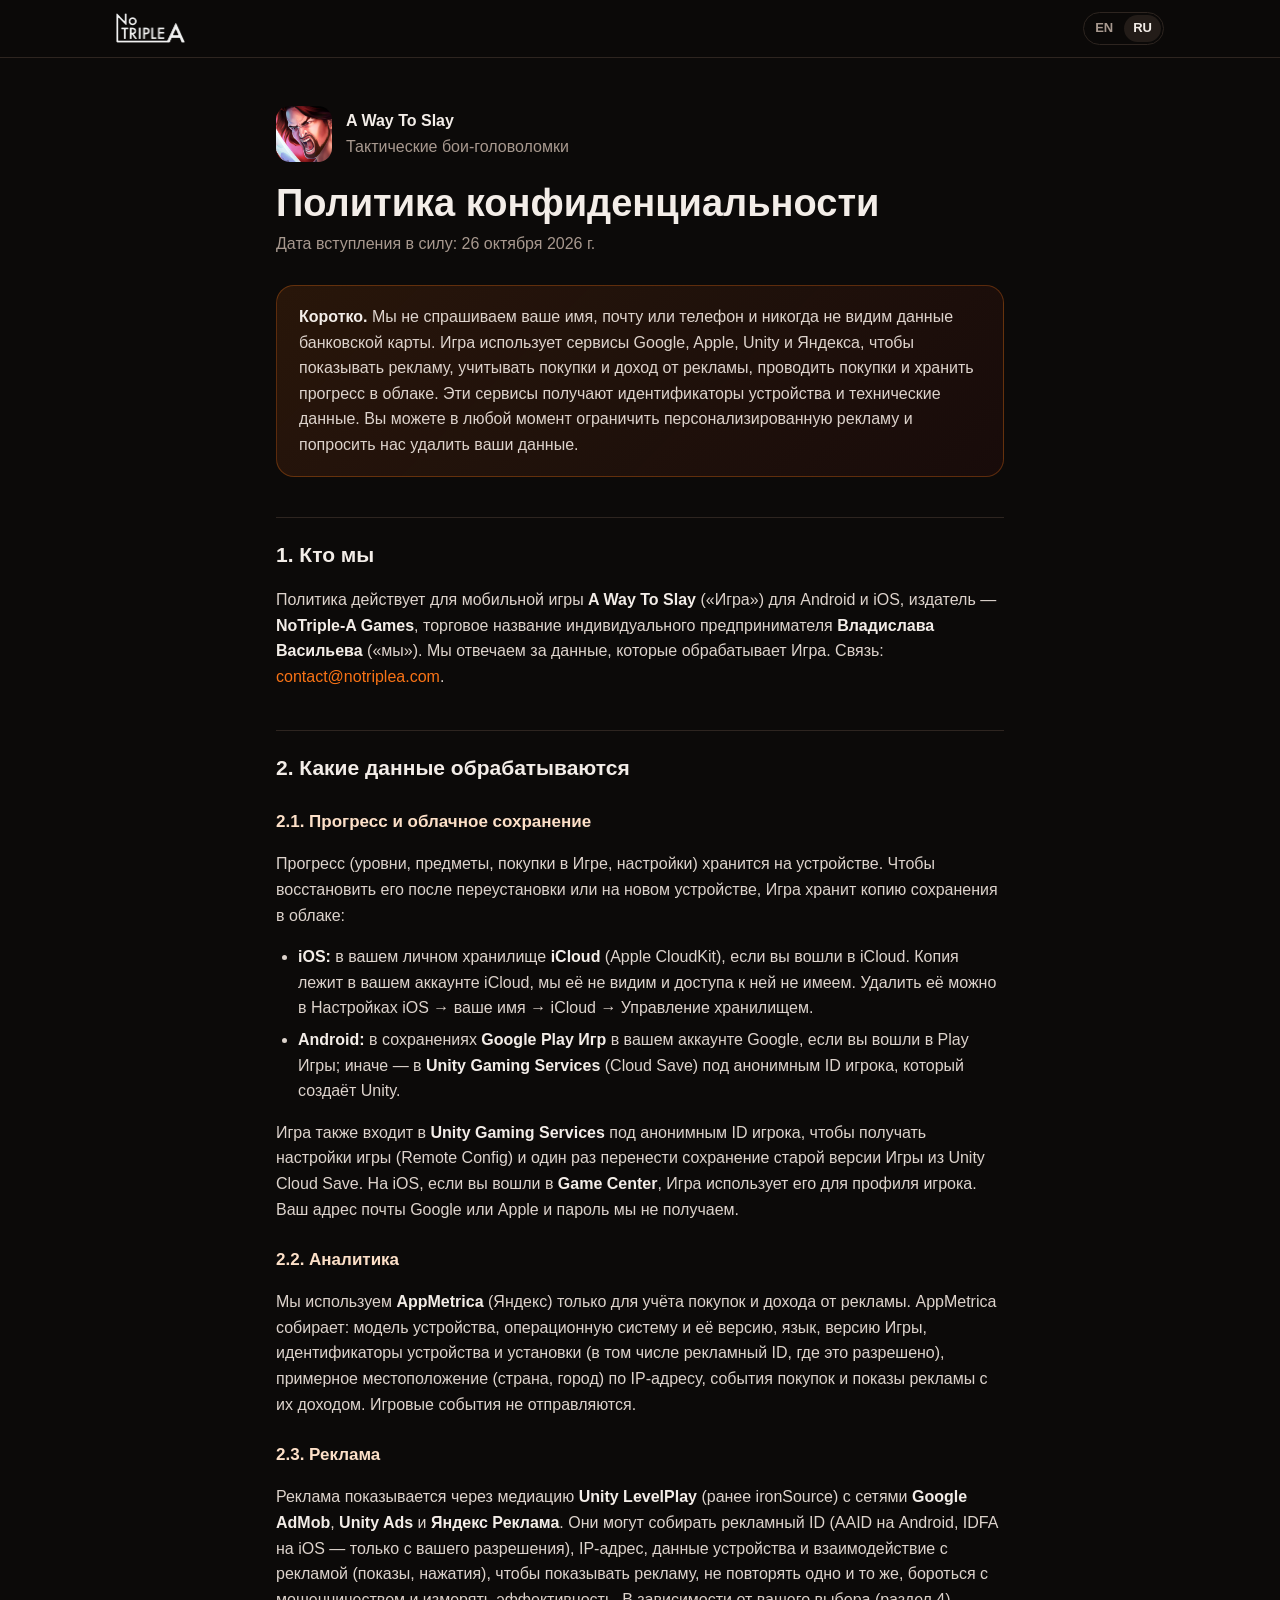
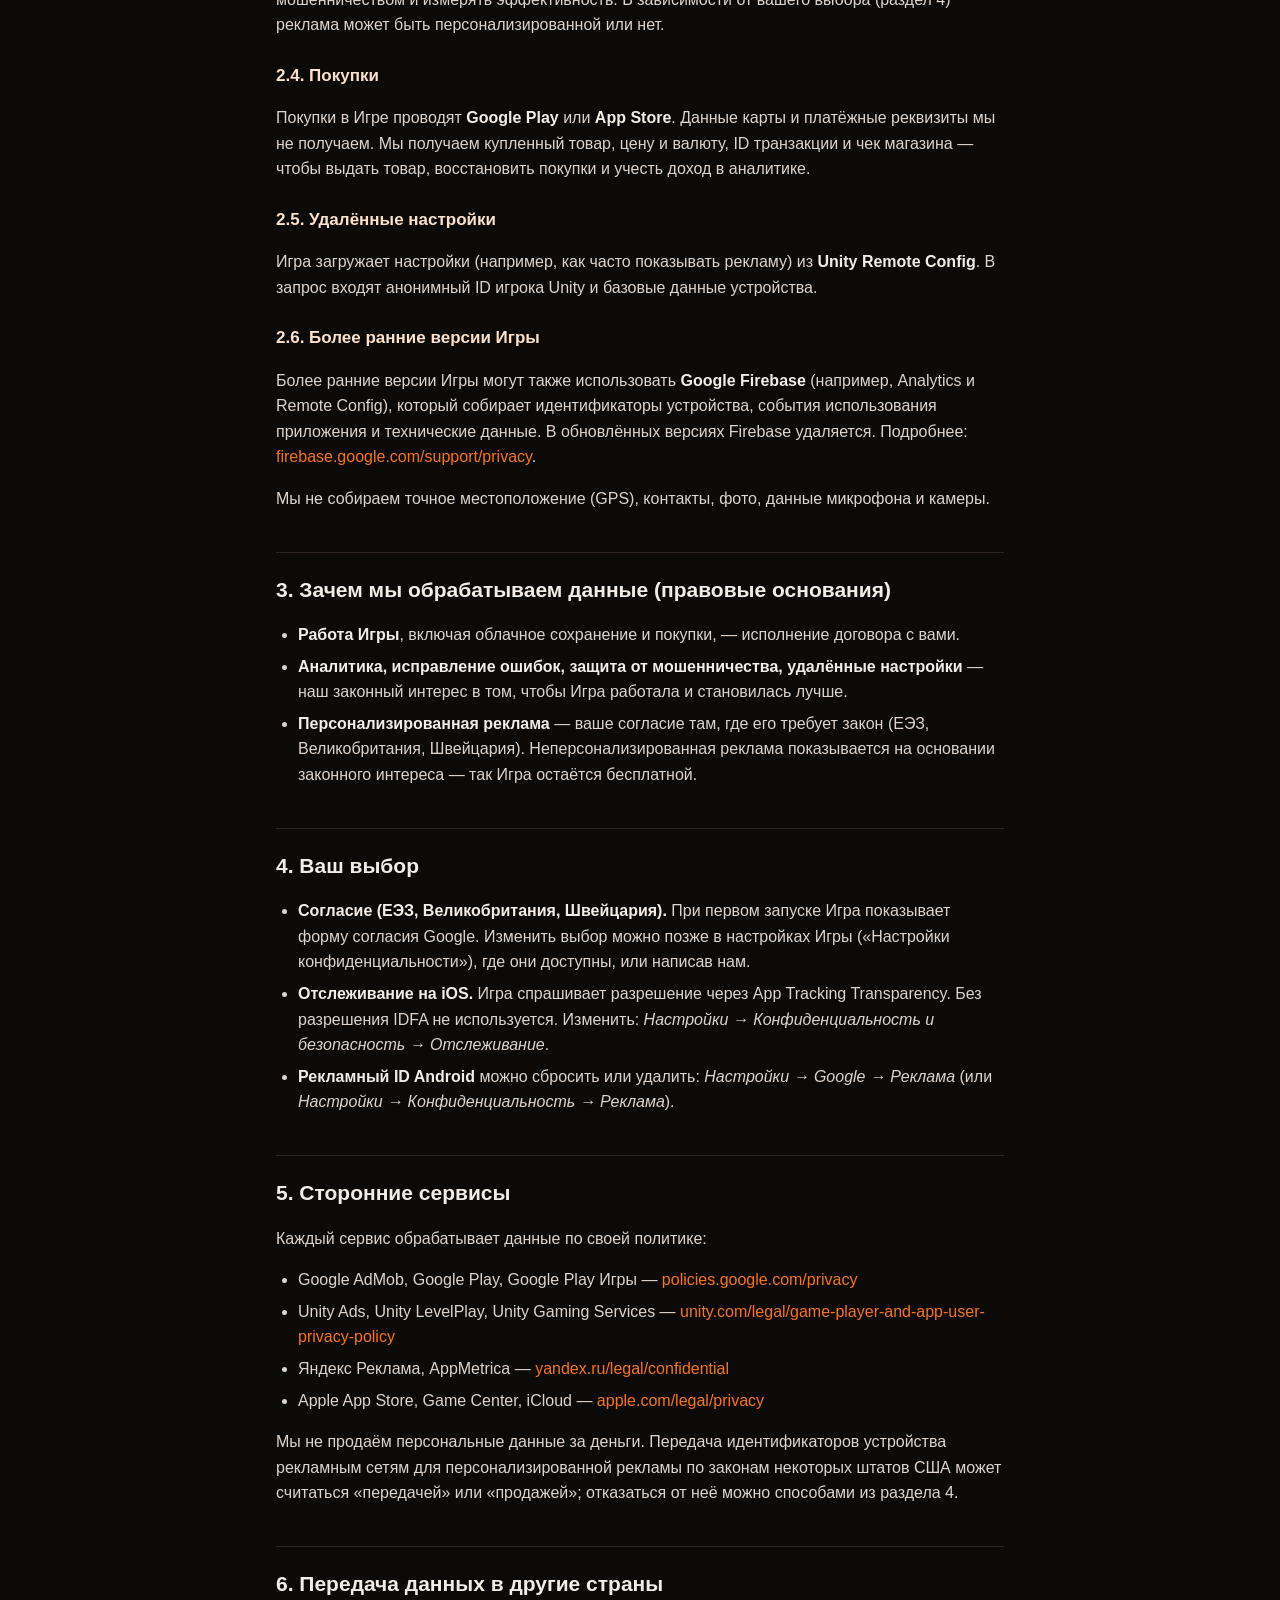
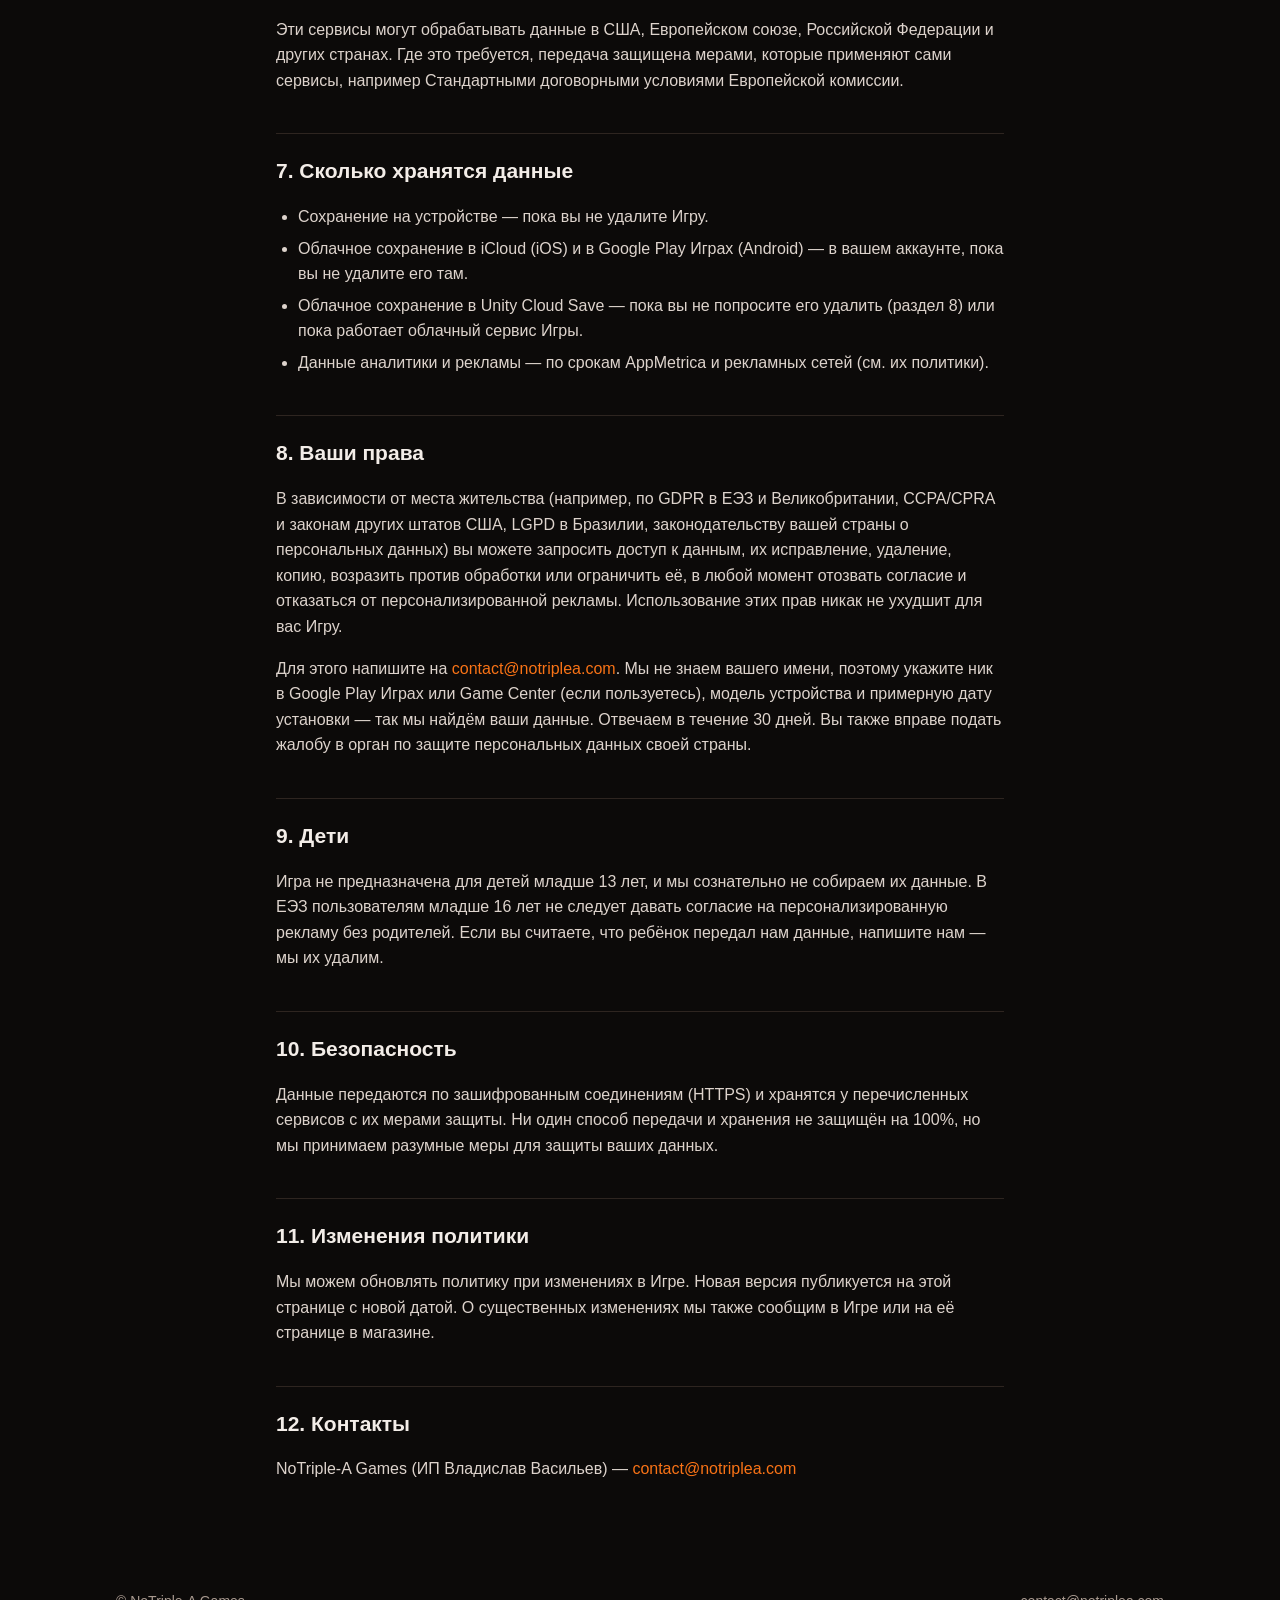
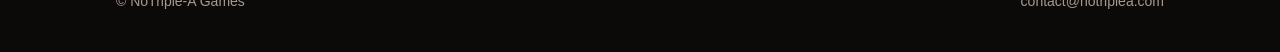
<file: a-way-to-slay/privacy/ru/index.html>
<!doctype html>
<html lang="ru">
<head>
<meta charset="utf-8">
<meta name="viewport" content="width=device-width, initial-scale=1">
<title>Политика конфиденциальности — A Way To Slay</title>
<meta name="description" content="Политика конфиденциальности мобильной игры A Way To Slay от NoTriple-A Games.">
<meta name="theme-color" content="#0c0a09">
<link rel="canonical" href="https://notriplea.com/a-way-to-slay/privacy/ru/">
<link rel="alternate" hreflang="en" href="https://notriplea.com/a-way-to-slay/privacy/">
<link rel="alternate" hreflang="ru" href="https://notriplea.com/a-way-to-slay/privacy/ru/">
<link rel="icon" href="data:image/svg+xml,%3Csvg xmlns='http://www.w3.org/2000/svg' viewBox='0 0 64 64'%3E%3Cdefs%3E%3ClinearGradient id='g' x1='0' y1='0' x2='1' y2='1'%3E%3Cstop offset='0' stop-color='%23f97316'/%3E%3Cstop offset='1' stop-color='%23dc2626'/%3E%3C/linearGradient%3E%3C/defs%3E%3Crect width='64' height='64' rx='16' fill='url(%23g)'/%3E%3Ctext x='32' y='44' font-family='Arial,sans-serif' font-size='34' font-weight='900' text-anchor='middle' fill='white'%3EN%3C/text%3E%3C/svg%3E">
<meta property="og:type" content="website">
<meta property="og:site_name" content="NoTriple-A Games">
<meta property="og:title" content="Политика конфиденциальности — A Way To Slay">
<meta property="og:description" content="Политика конфиденциальности мобильной игры A Way To Slay от NoTriple-A Games.">
<meta property="og:url" content="https://notriplea.com/a-way-to-slay/privacy/ru/">
<meta property="og:image" content="https://notriplea.com/assets/icons/a-way-to-slay.jpg">
<link rel="stylesheet" href="/style.css?v=16965eba">
</head>
<body>
<header class="topbar"><div class="inner">
  <a class="brand" href="/ru/"><img class="logo" src="/assets/logo.png?v=16965eba" alt="NoTriple-A Games" width="69" height="30"></a>
  <nav><span class="lang"><a href="/a-way-to-slay/privacy/" data-lang="en">EN</a> <strong>RU</strong></span></nav>
</div></header>

<main class="doc">
<div class="game-chip"><img src="/assets/icons/a-way-to-slay.jpg" alt="" width="56" height="56"><div><strong>A Way To Slay</strong><br><span class="meta">Тактические бои-головоломки</span></div></div>
<h1>Политика конфиденциальности</h1>
<p class="meta">Дата вступления в силу: 26 октября 2026 г.</p>

<div class="card">
<p><strong>Коротко.</strong> Мы не спрашиваем ваше имя, почту или телефон и никогда не видим данные банковской карты. Игра использует сервисы Google, Apple, Unity и Яндекса, чтобы показывать рекламу, учитывать покупки и доход от рекламы, проводить покупки и хранить прогресс в облаке. Эти сервисы получают идентификаторы устройства и технические данные. Вы можете в любой момент ограничить персонализированную рекламу и попросить нас удалить ваши данные.</p>
</div>

<h2>1. Кто мы</h2>
<p>Политика действует для мобильной игры <strong>A Way To Slay</strong> («Игра») для Android и iOS, издатель — <strong>NoTriple-A Games</strong>, торговое название индивидуального предпринимателя <strong>Владислава Васильева</strong> («мы»). Мы отвечаем за данные, которые обрабатывает Игра. Связь: <a href="mailto:contact@notriplea.com">contact@notriplea.com</a>.</p>

<h2>2. Какие данные обрабатываются</h2>

<h3>2.1. Прогресс и облачное сохранение</h3>
<p>Прогресс (уровни, предметы, покупки в Игре, настройки) хранится на устройстве. Чтобы восстановить его после переустановки или на новом устройстве, Игра хранит копию сохранения в облаке:</p>
<ul>
  <li><strong>iOS:</strong> в вашем личном хранилище <strong>iCloud</strong> (Apple CloudKit), если вы вошли в iCloud. Копия лежит в вашем аккаунте iCloud, мы её не видим и доступа к ней не имеем. Удалить её можно в Настройках iOS → ваше имя → iCloud → Управление хранилищем.</li>
  <li><strong>Android:</strong> в сохранениях <strong>Google Play Игр</strong> в вашем аккаунте Google, если вы вошли в Play Игры; иначе — в <strong>Unity Gaming Services</strong> (Cloud Save) под анонимным ID игрока, который создаёт Unity.</li>
</ul>
<p>Игра также входит в <strong>Unity Gaming Services</strong> под анонимным ID игрока, чтобы получать настройки игры (Remote Config) и один раз перенести сохранение старой версии Игры из Unity Cloud Save. На iOS, если вы вошли в <strong>Game Center</strong>, Игра использует его для профиля игрока. Ваш адрес почты Google или Apple и пароль мы не получаем.</p>

<h3>2.2. Аналитика</h3>
<p>Мы используем <strong>AppMetrica</strong> (Яндекс) только для учёта покупок и дохода от рекламы. AppMetrica собирает: модель устройства, операционную систему и её версию, язык, версию Игры, идентификаторы устройства и установки (в том числе рекламный ID, где это разрешено), примерное местоположение (страна, город) по IP-адресу, события покупок и показы рекламы с их доходом. Игровые события не отправляются.</p>

<h3>2.3. Реклама</h3>
<p>Реклама показывается через медиацию <strong>Unity LevelPlay</strong> (ранее ironSource) с сетями <strong>Google AdMob</strong>, <strong>Unity Ads</strong> и <strong>Яндекс Реклама</strong>. Они могут собирать рекламный ID (AAID на Android, IDFA на iOS — только с вашего разрешения), IP-адрес, данные устройства и взаимодействие с рекламой (показы, нажатия), чтобы показывать рекламу, не повторять одно и то же, бороться с мошенничеством и измерять эффективность. В зависимости от вашего выбора (раздел 4) реклама может быть персонализированной или нет.</p>

<h3>2.4. Покупки</h3>
<p>Покупки в Игре проводят <strong>Google Play</strong> или <strong>App Store</strong>. Данные карты и платёжные реквизиты мы не получаем. Мы получаем купленный товар, цену и валюту, ID транзакции и чек магазина — чтобы выдать товар, восстановить покупки и учесть доход в аналитике.</p>

<h3>2.5. Удалённые настройки</h3>
<p>Игра загружает настройки (например, как часто показывать рекламу) из <strong>Unity Remote Config</strong>. В запрос входят анонимный ID игрока Unity и базовые данные устройства.</p>

<h3>2.6. Более ранние версии Игры</h3>
<p>Более ранние версии Игры могут также использовать <strong>Google Firebase</strong> (например, Analytics и Remote Config), который собирает идентификаторы устройства, события использования приложения и технические данные. В обновлённых версиях Firebase удаляется. Подробнее: <a href="https://firebase.google.com/support/privacy?hl=ru">firebase.google.com/support/privacy</a>.</p>

<p>Мы не собираем точное местоположение (GPS), контакты, фото, данные микрофона и камеры.</p>

<h2>3. Зачем мы обрабатываем данные (правовые основания)</h2>
<ul>
  <li><strong>Работа Игры</strong>, включая облачное сохранение и покупки, — исполнение договора с вами.</li>
  <li><strong>Аналитика, исправление ошибок, защита от мошенничества, удалённые настройки</strong> — наш законный интерес в том, чтобы Игра работала и становилась лучше.</li>
  <li><strong>Персонализированная реклама</strong> — ваше согласие там, где его требует закон (ЕЭЗ, Великобритания, Швейцария). Неперсонализированная реклама показывается на основании законного интереса — так Игра остаётся бесплатной.</li>
</ul>

<h2>4. Ваш выбор</h2>
<ul>
  <li><strong>Согласие (ЕЭЗ, Великобритания, Швейцария).</strong> При первом запуске Игра показывает форму согласия Google. Изменить выбор можно позже в настройках Игры («Настройки конфиденциальности»), где они доступны, или написав нам.</li>
  <li><strong>Отслеживание на iOS.</strong> Игра спрашивает разрешение через App Tracking Transparency. Без разрешения IDFA не используется. Изменить: <em>Настройки → Конфиденциальность и безопасность → Отслеживание</em>.</li>
  <li><strong>Рекламный ID Android</strong> можно сбросить или удалить: <em>Настройки → Google → Реклама</em> (или <em>Настройки → Конфиденциальность → Реклама</em>).</li>
</ul>

<h2>5. Сторонние сервисы</h2>
<p>Каждый сервис обрабатывает данные по своей политике:</p>
<ul>
  <li>Google AdMob, Google Play, Google Play Игры — <a href="https://policies.google.com/privacy?hl=ru">policies.google.com/privacy</a></li>
  <li>Unity Ads, Unity LevelPlay, Unity Gaming Services — <a href="https://unity.com/legal/game-player-and-app-user-privacy-policy">unity.com/legal/game-player-and-app-user-privacy-policy</a></li>
  <li>Яндекс Реклама, AppMetrica — <a href="https://yandex.ru/legal/confidential/">yandex.ru/legal/confidential</a></li>
  <li>Apple App Store, Game Center, iCloud — <a href="https://www.apple.com/ru/legal/privacy/">apple.com/legal/privacy</a></li>
</ul>
<p>Мы не продаём персональные данные за деньги. Передача идентификаторов устройства рекламным сетям для персонализированной рекламы по законам некоторых штатов США может считаться «передачей» или «продажей»; отказаться от неё можно способами из раздела 4.</p>

<h2>6. Передача данных в другие страны</h2>
<p>Эти сервисы могут обрабатывать данные в США, Европейском союзе, Российской Федерации и других странах. Где это требуется, передача защищена мерами, которые применяют сами сервисы, например Стандартными договорными условиями Европейской комиссии.</p>

<h2>7. Сколько хранятся данные</h2>
<ul>
  <li>Сохранение на устройстве — пока вы не удалите Игру.</li>
  <li>Облачное сохранение в iCloud (iOS) и в Google Play Играх (Android) — в вашем аккаунте, пока вы не удалите его там.</li>
  <li>Облачное сохранение в Unity Cloud Save — пока вы не попросите его удалить (раздел 8) или пока работает облачный сервис Игры.</li>
  <li>Данные аналитики и рекламы — по срокам AppMetrica и рекламных сетей (см. их политики).</li>
</ul>

<h2>8. Ваши права</h2>
<p>В зависимости от места жительства (например, по GDPR в ЕЭЗ и Великобритании, CCPA/CPRA и законам других штатов США, LGPD в Бразилии, законодательству вашей страны о персональных данных) вы можете запросить доступ к данным, их исправление, удаление, копию, возразить против обработки или ограничить её, в любой момент отозвать согласие и отказаться от персонализированной рекламы. Использование этих прав никак не ухудшит для вас Игру.</p>
<p>Для этого напишите на <a href="mailto:contact@notriplea.com">contact@notriplea.com</a>. Мы не знаем вашего имени, поэтому укажите ник в Google Play Играх или Game Center (если пользуетесь), модель устройства и примерную дату установки — так мы найдём ваши данные. Отвечаем в течение 30 дней. Вы также вправе подать жалобу в орган по защите персональных данных своей страны.</p>

<h2>9. Дети</h2>
<p>Игра не предназначена для детей младше 13 лет, и мы сознательно не собираем их данные. В ЕЭЗ пользователям младше 16 лет не следует давать согласие на персонализированную рекламу без родителей. Если вы считаете, что ребёнок передал нам данные, напишите нам — мы их удалим.</p>

<h2>10. Безопасность</h2>
<p>Данные передаются по зашифрованным соединениям (HTTPS) и хранятся у перечисленных сервисов с их мерами защиты. Ни один способ передачи и хранения не защищён на 100%, но мы принимаем разумные меры для защиты ваших данных.</p>

<h2>11. Изменения политики</h2>
<p>Мы можем обновлять политику при изменениях в Игре. Новая версия публикуется на этой странице с новой датой. О существенных изменениях мы также сообщим в Игре или на её странице в магазине.</p>

<h2>12. Контакты</h2>
<p>NoTriple-A Games (ИП Владислав Васильев) — <a href="mailto:contact@notriplea.com">contact@notriplea.com</a></p>
</main>

<footer class="site">
  <span>© NoTriple-A Games</span>
  <span><a href="mailto:contact@notriplea.com">contact@notriplea.com</a></span>
</footer>
<script>
(function(){
  try {
    document.querySelectorAll('[data-lang]').forEach(function(a){
      a.addEventListener('click', function(){ localStorage.setItem('lang', a.getAttribute('data-lang')); });
    });
    if (location.pathname === '/' && !localStorage.getItem('lang') &&
        /^ru|^uk|^be|^kk|^uz/i.test(navigator.language || '')) location.replace('/ru/');
  } catch (e) {}
})();
</script>
</body>
</html>
</file>
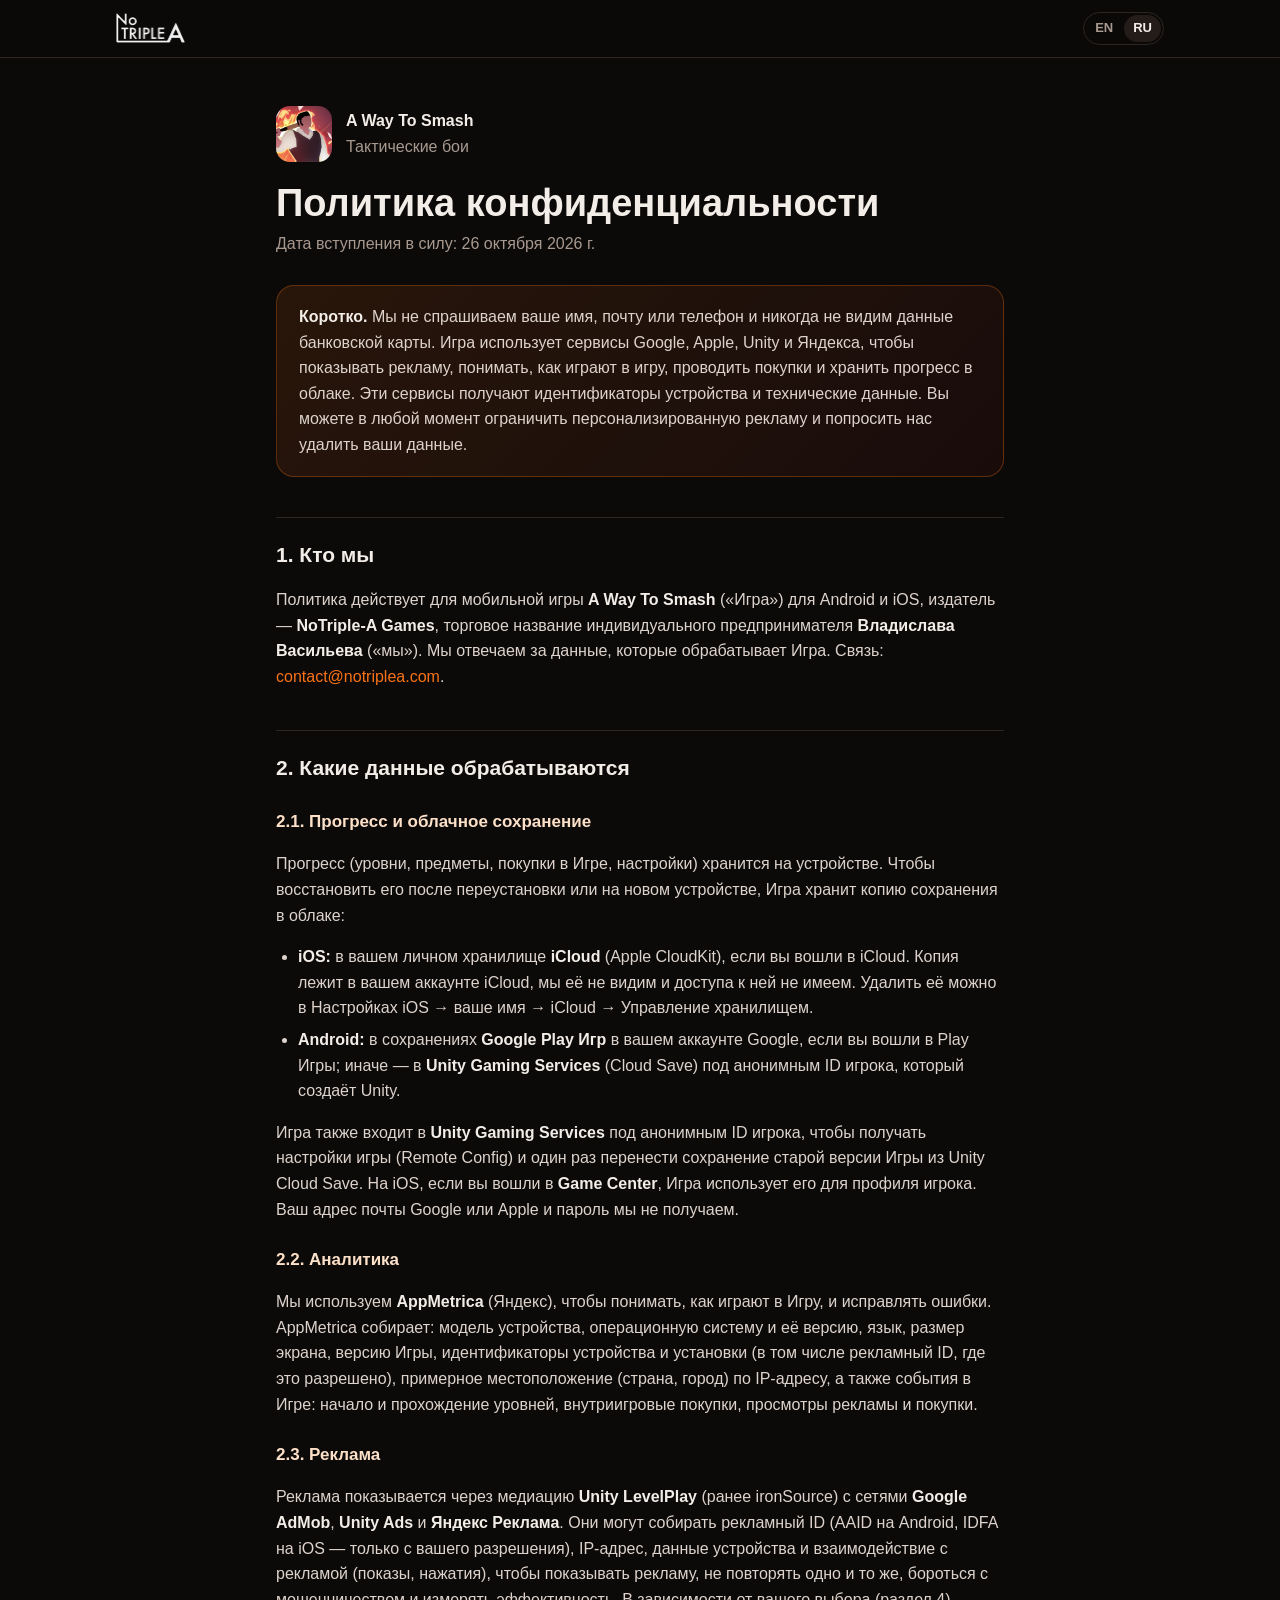
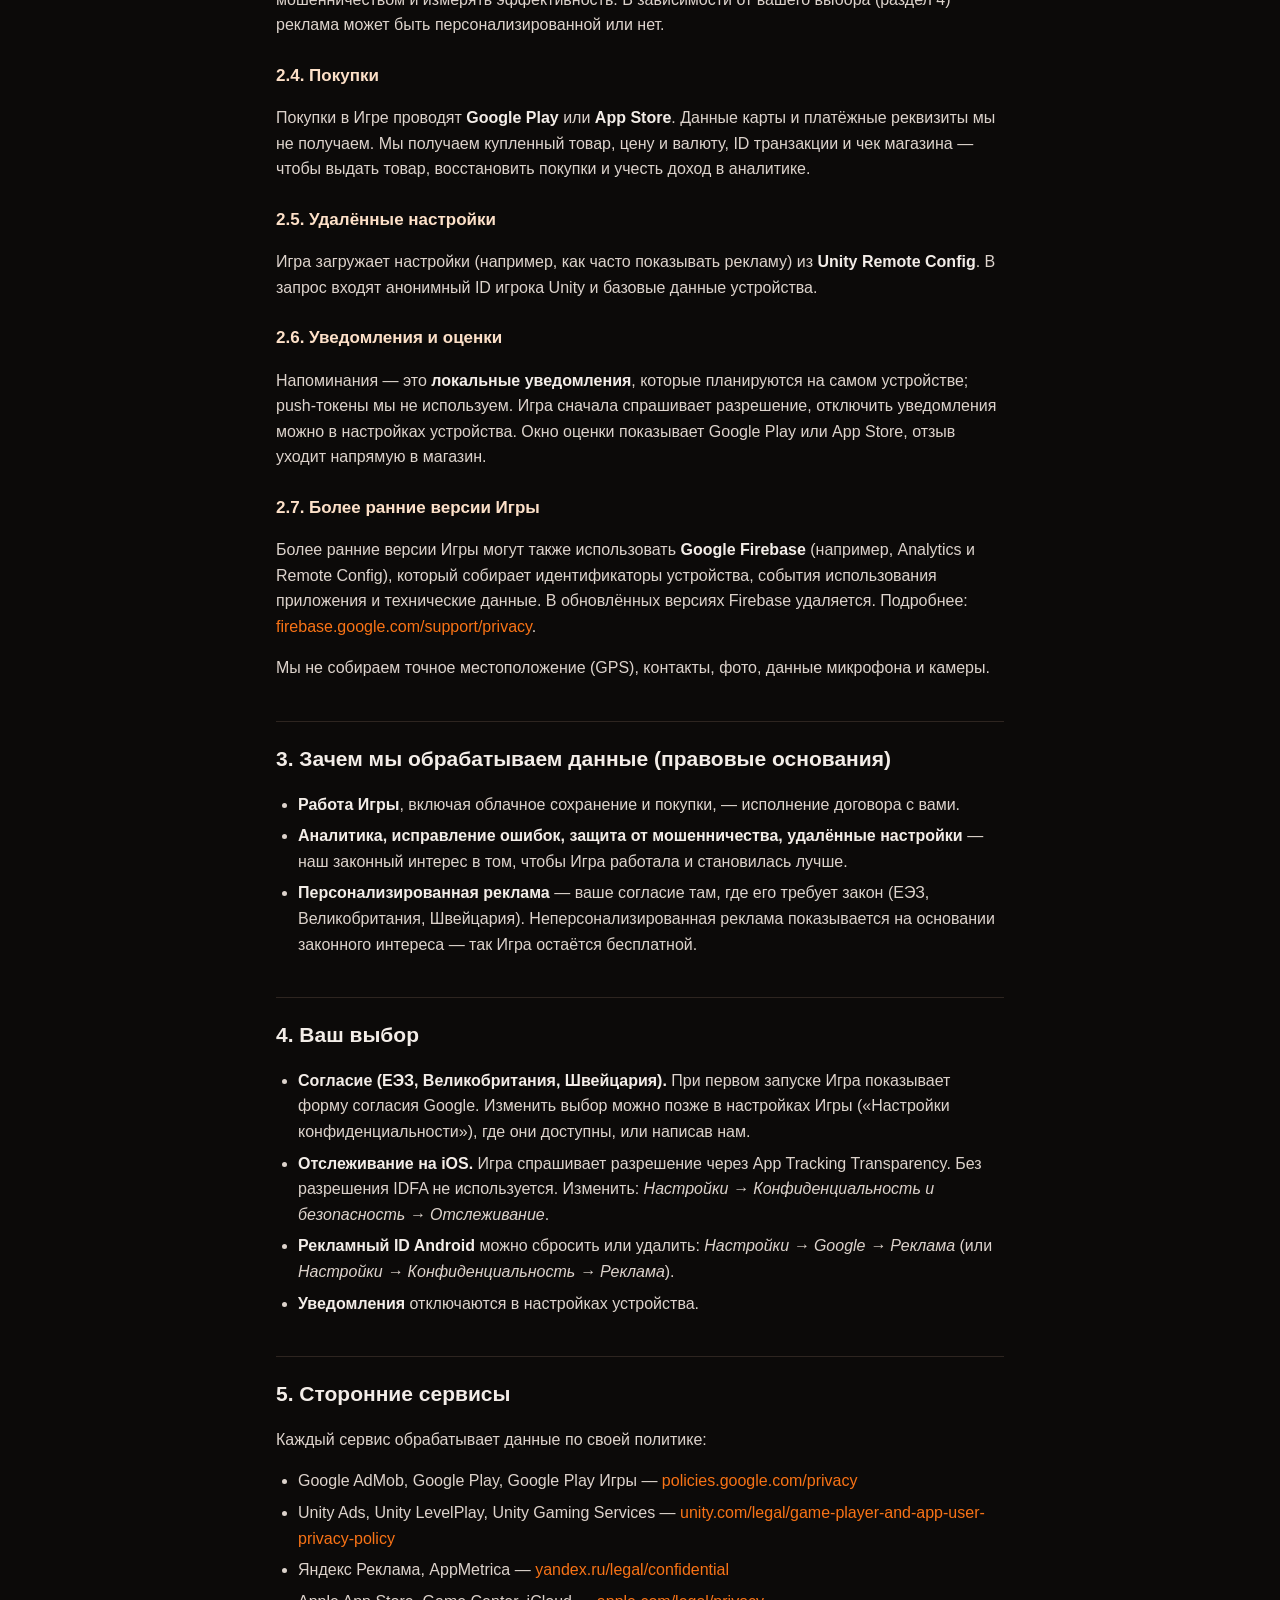
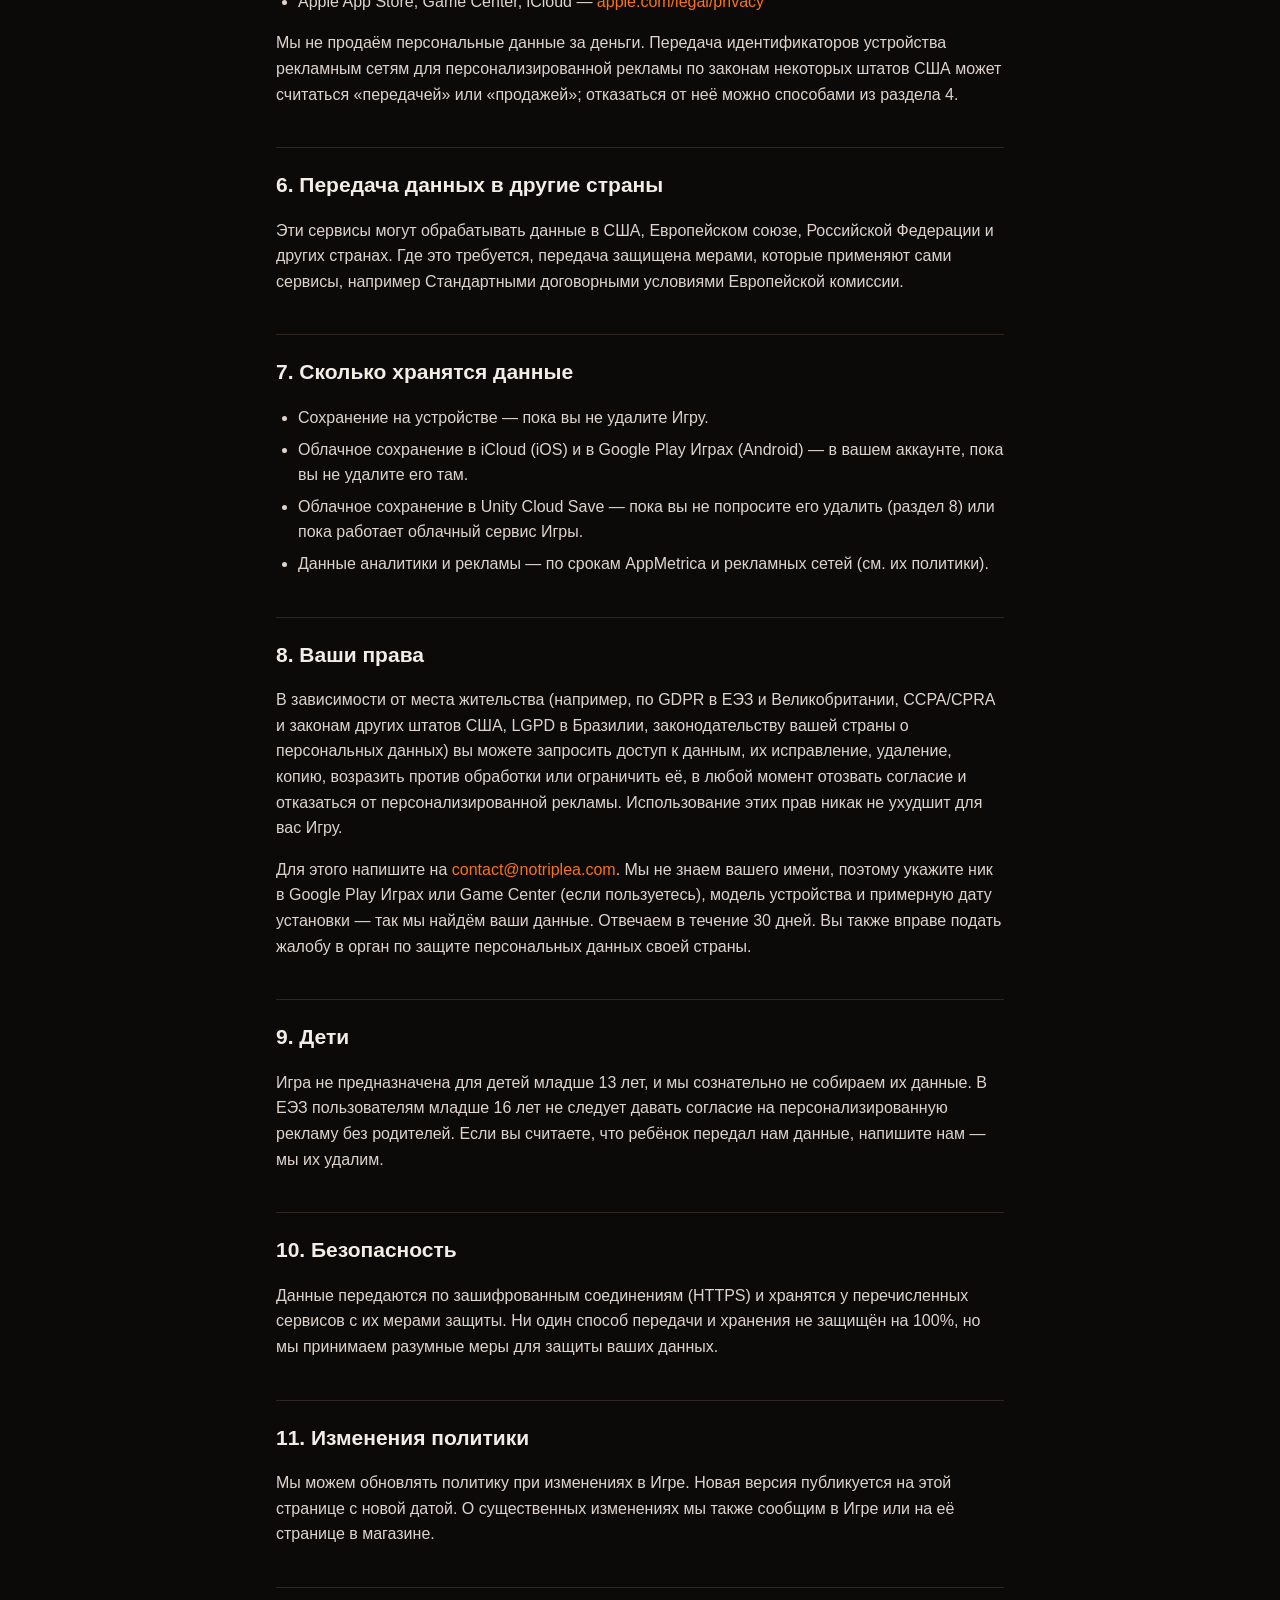
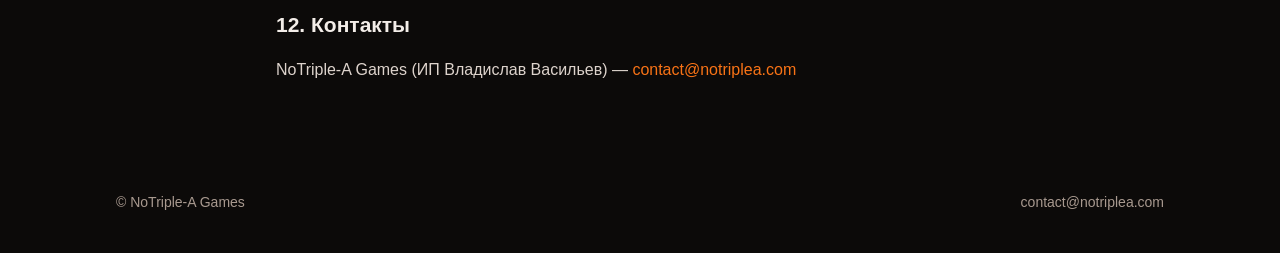
<file: a-way-to-smash/privacy/ru/index.html>
<!doctype html>
<html lang="ru">
<head>
<meta charset="utf-8">
<meta name="viewport" content="width=device-width, initial-scale=1">
<title>Политика конфиденциальности — A Way To Smash</title>
<meta name="description" content="Политика конфиденциальности мобильной игры A Way To Smash от NoTriple-A Games.">
<meta name="theme-color" content="#0c0a09">
<link rel="canonical" href="https://notriplea.com/a-way-to-smash/privacy/ru/">
<link rel="alternate" hreflang="en" href="https://notriplea.com/a-way-to-smash/privacy/">
<link rel="alternate" hreflang="ru" href="https://notriplea.com/a-way-to-smash/privacy/ru/">
<link rel="icon" href="data:image/svg+xml,%3Csvg xmlns='http://www.w3.org/2000/svg' viewBox='0 0 64 64'%3E%3Cdefs%3E%3ClinearGradient id='g' x1='0' y1='0' x2='1' y2='1'%3E%3Cstop offset='0' stop-color='%23f97316'/%3E%3Cstop offset='1' stop-color='%23dc2626'/%3E%3C/linearGradient%3E%3C/defs%3E%3Crect width='64' height='64' rx='16' fill='url(%23g)'/%3E%3Ctext x='32' y='44' font-family='Arial,sans-serif' font-size='34' font-weight='900' text-anchor='middle' fill='white'%3EN%3C/text%3E%3C/svg%3E">
<meta property="og:type" content="website">
<meta property="og:site_name" content="NoTriple-A Games">
<meta property="og:title" content="Политика конфиденциальности — A Way To Smash">
<meta property="og:description" content="Политика конфиденциальности мобильной игры A Way To Smash от NoTriple-A Games.">
<meta property="og:url" content="https://notriplea.com/a-way-to-smash/privacy/ru/">
<meta property="og:image" content="https://notriplea.com/assets/icons/a-way-to-smash.jpg">
<link rel="stylesheet" href="/style.css?v=16965eba">
</head>
<body>
<header class="topbar"><div class="inner">
  <a class="brand" href="/ru/"><img class="logo" src="/assets/logo.png?v=16965eba" alt="NoTriple-A Games" width="69" height="30"></a>
  <nav><span class="lang"><a href="/a-way-to-smash/privacy/" data-lang="en">EN</a> <strong>RU</strong></span></nav>
</div></header>

<main class="doc">
<div class="game-chip"><img src="/assets/icons/a-way-to-smash.jpg" alt="" width="56" height="56"><div><strong>A Way To Smash</strong><br><span class="meta">Тактические бои</span></div></div>
<h1>Политика конфиденциальности</h1>
<p class="meta">Дата вступления в силу: 26 октября 2026 г.</p>

<div class="card">
<p><strong>Коротко.</strong> Мы не спрашиваем ваше имя, почту или телефон и никогда не видим данные банковской карты. Игра использует сервисы Google, Apple, Unity и Яндекса, чтобы показывать рекламу, понимать, как играют в игру, проводить покупки и хранить прогресс в облаке. Эти сервисы получают идентификаторы устройства и технические данные. Вы можете в любой момент ограничить персонализированную рекламу и попросить нас удалить ваши данные.</p>
</div>

<h2>1. Кто мы</h2>
<p>Политика действует для мобильной игры <strong>A Way To Smash</strong> («Игра») для Android и iOS, издатель — <strong>NoTriple-A Games</strong>, торговое название индивидуального предпринимателя <strong>Владислава Васильева</strong> («мы»). Мы отвечаем за данные, которые обрабатывает Игра. Связь: <a href="mailto:contact@notriplea.com">contact@notriplea.com</a>.</p>

<h2>2. Какие данные обрабатываются</h2>

<h3>2.1. Прогресс и облачное сохранение</h3>
<p>Прогресс (уровни, предметы, покупки в Игре, настройки) хранится на устройстве. Чтобы восстановить его после переустановки или на новом устройстве, Игра хранит копию сохранения в облаке:</p>
<ul>
  <li><strong>iOS:</strong> в вашем личном хранилище <strong>iCloud</strong> (Apple CloudKit), если вы вошли в iCloud. Копия лежит в вашем аккаунте iCloud, мы её не видим и доступа к ней не имеем. Удалить её можно в Настройках iOS → ваше имя → iCloud → Управление хранилищем.</li>
  <li><strong>Android:</strong> в сохранениях <strong>Google Play Игр</strong> в вашем аккаунте Google, если вы вошли в Play Игры; иначе — в <strong>Unity Gaming Services</strong> (Cloud Save) под анонимным ID игрока, который создаёт Unity.</li>
</ul>
<p>Игра также входит в <strong>Unity Gaming Services</strong> под анонимным ID игрока, чтобы получать настройки игры (Remote Config) и один раз перенести сохранение старой версии Игры из Unity Cloud Save. На iOS, если вы вошли в <strong>Game Center</strong>, Игра использует его для профиля игрока. Ваш адрес почты Google или Apple и пароль мы не получаем.</p>

<h3>2.2. Аналитика</h3>
<p>Мы используем <strong>AppMetrica</strong> (Яндекс), чтобы понимать, как играют в Игру, и исправлять ошибки. AppMetrica собирает: модель устройства, операционную систему и её версию, язык, размер экрана, версию Игры, идентификаторы устройства и установки (в том числе рекламный ID, где это разрешено), примерное местоположение (страна, город) по IP-адресу, а также события в Игре: начало и прохождение уровней, внутриигровые покупки, просмотры рекламы и покупки.</p>

<h3>2.3. Реклама</h3>
<p>Реклама показывается через медиацию <strong>Unity LevelPlay</strong> (ранее ironSource) с сетями <strong>Google AdMob</strong>, <strong>Unity Ads</strong> и <strong>Яндекс Реклама</strong>. Они могут собирать рекламный ID (AAID на Android, IDFA на iOS — только с вашего разрешения), IP-адрес, данные устройства и взаимодействие с рекламой (показы, нажатия), чтобы показывать рекламу, не повторять одно и то же, бороться с мошенничеством и измерять эффективность. В зависимости от вашего выбора (раздел 4) реклама может быть персонализированной или нет.</p>

<h3>2.4. Покупки</h3>
<p>Покупки в Игре проводят <strong>Google Play</strong> или <strong>App Store</strong>. Данные карты и платёжные реквизиты мы не получаем. Мы получаем купленный товар, цену и валюту, ID транзакции и чек магазина — чтобы выдать товар, восстановить покупки и учесть доход в аналитике.</p>

<h3>2.5. Удалённые настройки</h3>
<p>Игра загружает настройки (например, как часто показывать рекламу) из <strong>Unity Remote Config</strong>. В запрос входят анонимный ID игрока Unity и базовые данные устройства.</p>

<h3>2.6. Уведомления и оценки</h3>
<p>Напоминания — это <strong>локальные уведомления</strong>, которые планируются на самом устройстве; push-токены мы не используем. Игра сначала спрашивает разрешение, отключить уведомления можно в настройках устройства. Окно оценки показывает Google Play или App Store, отзыв уходит напрямую в магазин.</p>

<h3>2.7. Более ранние версии Игры</h3>
<p>Более ранние версии Игры могут также использовать <strong>Google Firebase</strong> (например, Analytics и Remote Config), который собирает идентификаторы устройства, события использования приложения и технические данные. В обновлённых версиях Firebase удаляется. Подробнее: <a href="https://firebase.google.com/support/privacy?hl=ru">firebase.google.com/support/privacy</a>.</p>

<p>Мы не собираем точное местоположение (GPS), контакты, фото, данные микрофона и камеры.</p>

<h2>3. Зачем мы обрабатываем данные (правовые основания)</h2>
<ul>
  <li><strong>Работа Игры</strong>, включая облачное сохранение и покупки, — исполнение договора с вами.</li>
  <li><strong>Аналитика, исправление ошибок, защита от мошенничества, удалённые настройки</strong> — наш законный интерес в том, чтобы Игра работала и становилась лучше.</li>
  <li><strong>Персонализированная реклама</strong> — ваше согласие там, где его требует закон (ЕЭЗ, Великобритания, Швейцария). Неперсонализированная реклама показывается на основании законного интереса — так Игра остаётся бесплатной.</li>
</ul>

<h2>4. Ваш выбор</h2>
<ul>
  <li><strong>Согласие (ЕЭЗ, Великобритания, Швейцария).</strong> При первом запуске Игра показывает форму согласия Google. Изменить выбор можно позже в настройках Игры («Настройки конфиденциальности»), где они доступны, или написав нам.</li>
  <li><strong>Отслеживание на iOS.</strong> Игра спрашивает разрешение через App Tracking Transparency. Без разрешения IDFA не используется. Изменить: <em>Настройки → Конфиденциальность и безопасность → Отслеживание</em>.</li>
  <li><strong>Рекламный ID Android</strong> можно сбросить или удалить: <em>Настройки → Google → Реклама</em> (или <em>Настройки → Конфиденциальность → Реклама</em>).</li>
  <li><strong>Уведомления</strong> отключаются в настройках устройства.</li>
</ul>

<h2>5. Сторонние сервисы</h2>
<p>Каждый сервис обрабатывает данные по своей политике:</p>
<ul>
  <li>Google AdMob, Google Play, Google Play Игры — <a href="https://policies.google.com/privacy?hl=ru">policies.google.com/privacy</a></li>
  <li>Unity Ads, Unity LevelPlay, Unity Gaming Services — <a href="https://unity.com/legal/game-player-and-app-user-privacy-policy">unity.com/legal/game-player-and-app-user-privacy-policy</a></li>
  <li>Яндекс Реклама, AppMetrica — <a href="https://yandex.ru/legal/confidential/">yandex.ru/legal/confidential</a></li>
  <li>Apple App Store, Game Center, iCloud — <a href="https://www.apple.com/ru/legal/privacy/">apple.com/legal/privacy</a></li>
</ul>
<p>Мы не продаём персональные данные за деньги. Передача идентификаторов устройства рекламным сетям для персонализированной рекламы по законам некоторых штатов США может считаться «передачей» или «продажей»; отказаться от неё можно способами из раздела 4.</p>

<h2>6. Передача данных в другие страны</h2>
<p>Эти сервисы могут обрабатывать данные в США, Европейском союзе, Российской Федерации и других странах. Где это требуется, передача защищена мерами, которые применяют сами сервисы, например Стандартными договорными условиями Европейской комиссии.</p>

<h2>7. Сколько хранятся данные</h2>
<ul>
  <li>Сохранение на устройстве — пока вы не удалите Игру.</li>
  <li>Облачное сохранение в iCloud (iOS) и в Google Play Играх (Android) — в вашем аккаунте, пока вы не удалите его там.</li>
  <li>Облачное сохранение в Unity Cloud Save — пока вы не попросите его удалить (раздел 8) или пока работает облачный сервис Игры.</li>
  <li>Данные аналитики и рекламы — по срокам AppMetrica и рекламных сетей (см. их политики).</li>
</ul>

<h2>8. Ваши права</h2>
<p>В зависимости от места жительства (например, по GDPR в ЕЭЗ и Великобритании, CCPA/CPRA и законам других штатов США, LGPD в Бразилии, законодательству вашей страны о персональных данных) вы можете запросить доступ к данным, их исправление, удаление, копию, возразить против обработки или ограничить её, в любой момент отозвать согласие и отказаться от персонализированной рекламы. Использование этих прав никак не ухудшит для вас Игру.</p>
<p>Для этого напишите на <a href="mailto:contact@notriplea.com">contact@notriplea.com</a>. Мы не знаем вашего имени, поэтому укажите ник в Google Play Играх или Game Center (если пользуетесь), модель устройства и примерную дату установки — так мы найдём ваши данные. Отвечаем в течение 30 дней. Вы также вправе подать жалобу в орган по защите персональных данных своей страны.</p>

<h2>9. Дети</h2>
<p>Игра не предназначена для детей младше 13 лет, и мы сознательно не собираем их данные. В ЕЭЗ пользователям младше 16 лет не следует давать согласие на персонализированную рекламу без родителей. Если вы считаете, что ребёнок передал нам данные, напишите нам — мы их удалим.</p>

<h2>10. Безопасность</h2>
<p>Данные передаются по зашифрованным соединениям (HTTPS) и хранятся у перечисленных сервисов с их мерами защиты. Ни один способ передачи и хранения не защищён на 100%, но мы принимаем разумные меры для защиты ваших данных.</p>

<h2>11. Изменения политики</h2>
<p>Мы можем обновлять политику при изменениях в Игре. Новая версия публикуется на этой странице с новой датой. О существенных изменениях мы также сообщим в Игре или на её странице в магазине.</p>

<h2>12. Контакты</h2>
<p>NoTriple-A Games (ИП Владислав Васильев) — <a href="mailto:contact@notriplea.com">contact@notriplea.com</a></p>
</main>

<footer class="site">
  <span>© NoTriple-A Games</span>
  <span><a href="mailto:contact@notriplea.com">contact@notriplea.com</a></span>
</footer>
<script>
(function(){
  try {
    document.querySelectorAll('[data-lang]').forEach(function(a){
      a.addEventListener('click', function(){ localStorage.setItem('lang', a.getAttribute('data-lang')); });
    });
    if (location.pathname === '/' && !localStorage.getItem('lang') &&
        /^ru|^uk|^be|^kk|^uz/i.test(navigator.language || '')) location.replace('/ru/');
  } catch (e) {}
})();
</script>
</body>
</html>
</file>
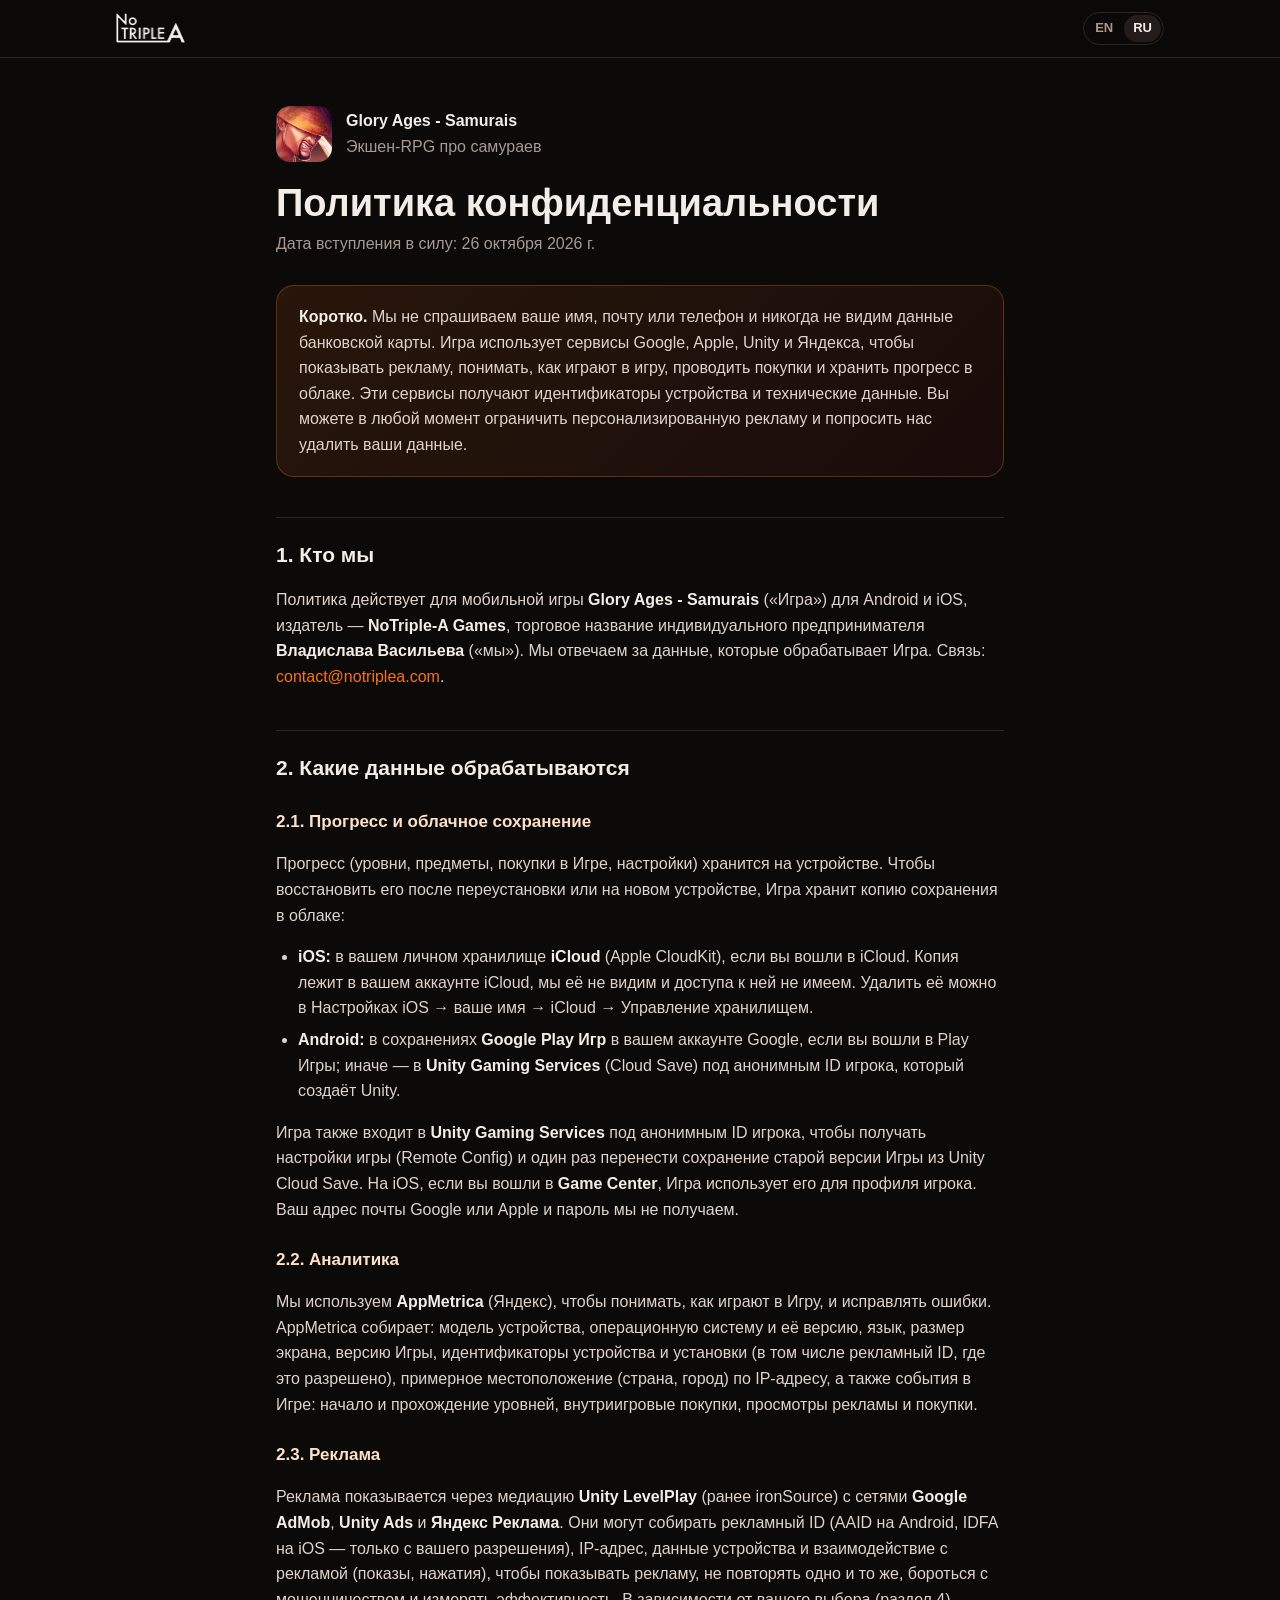
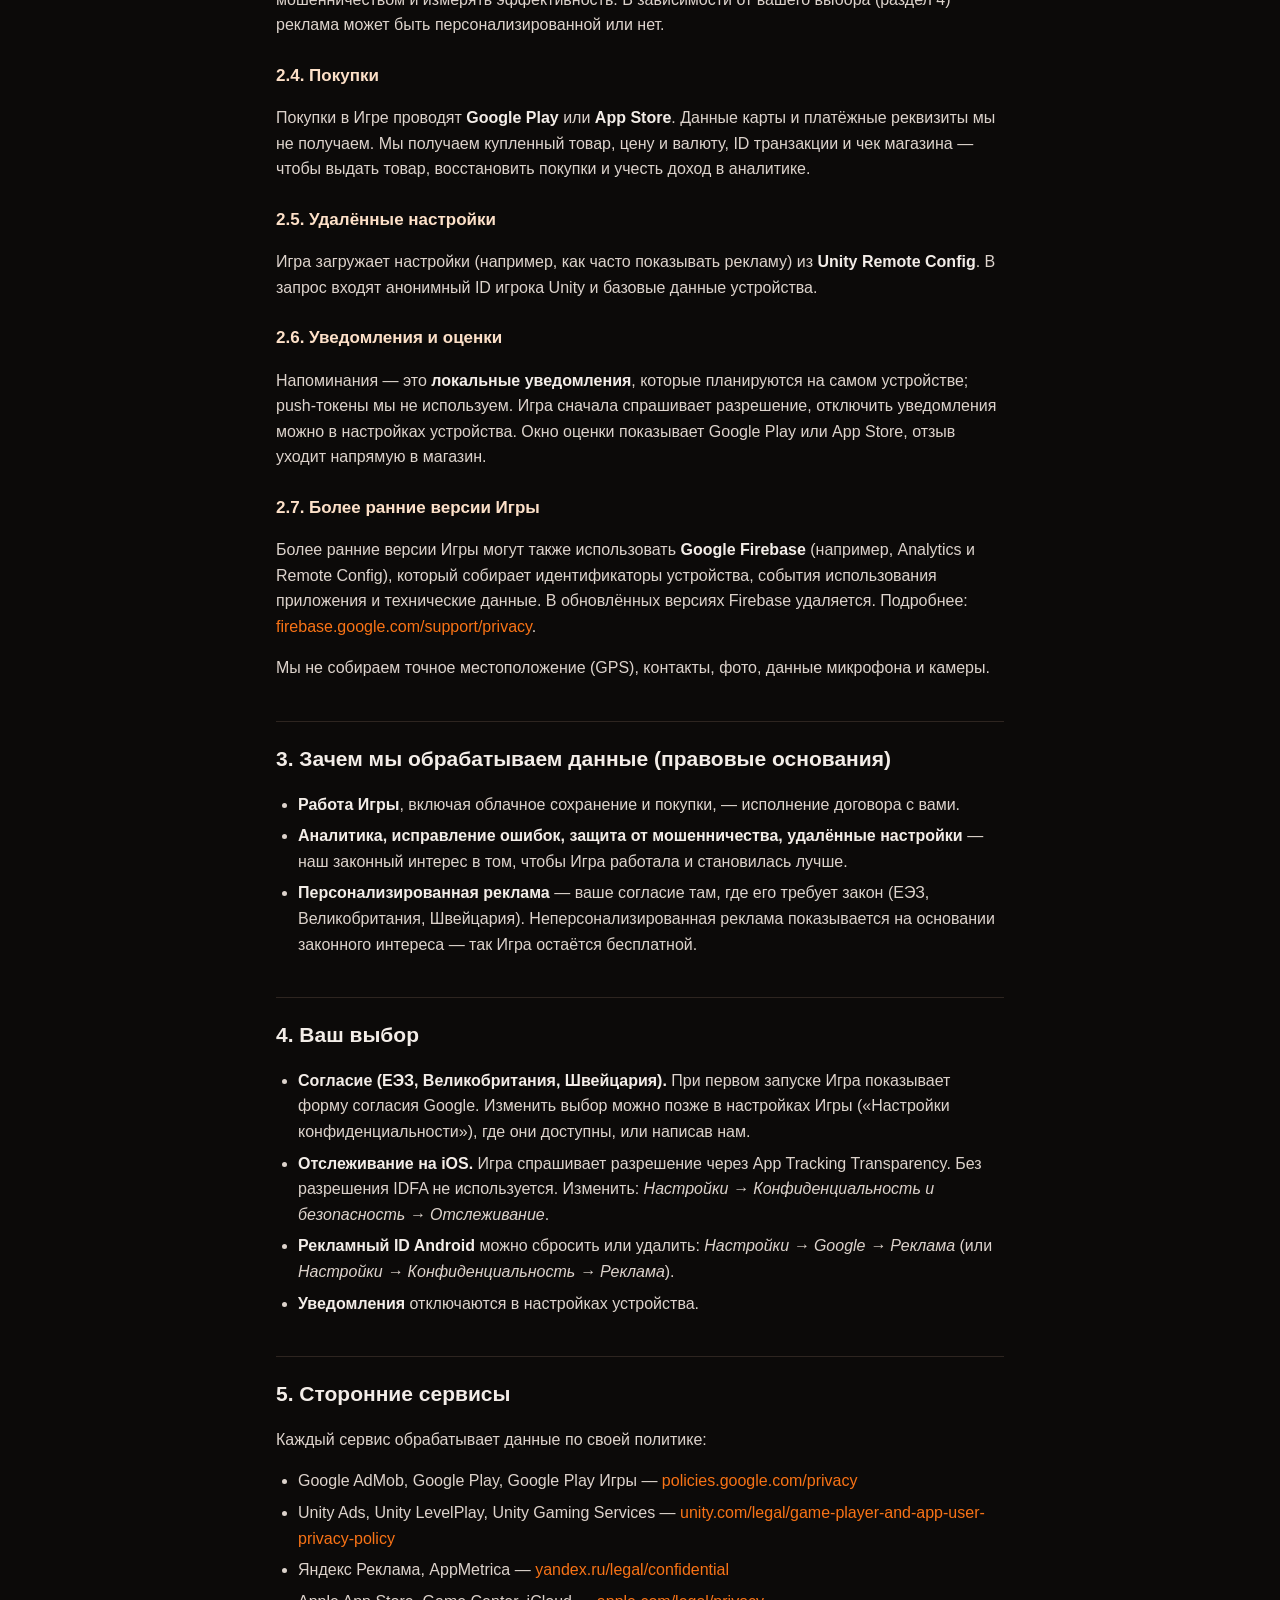
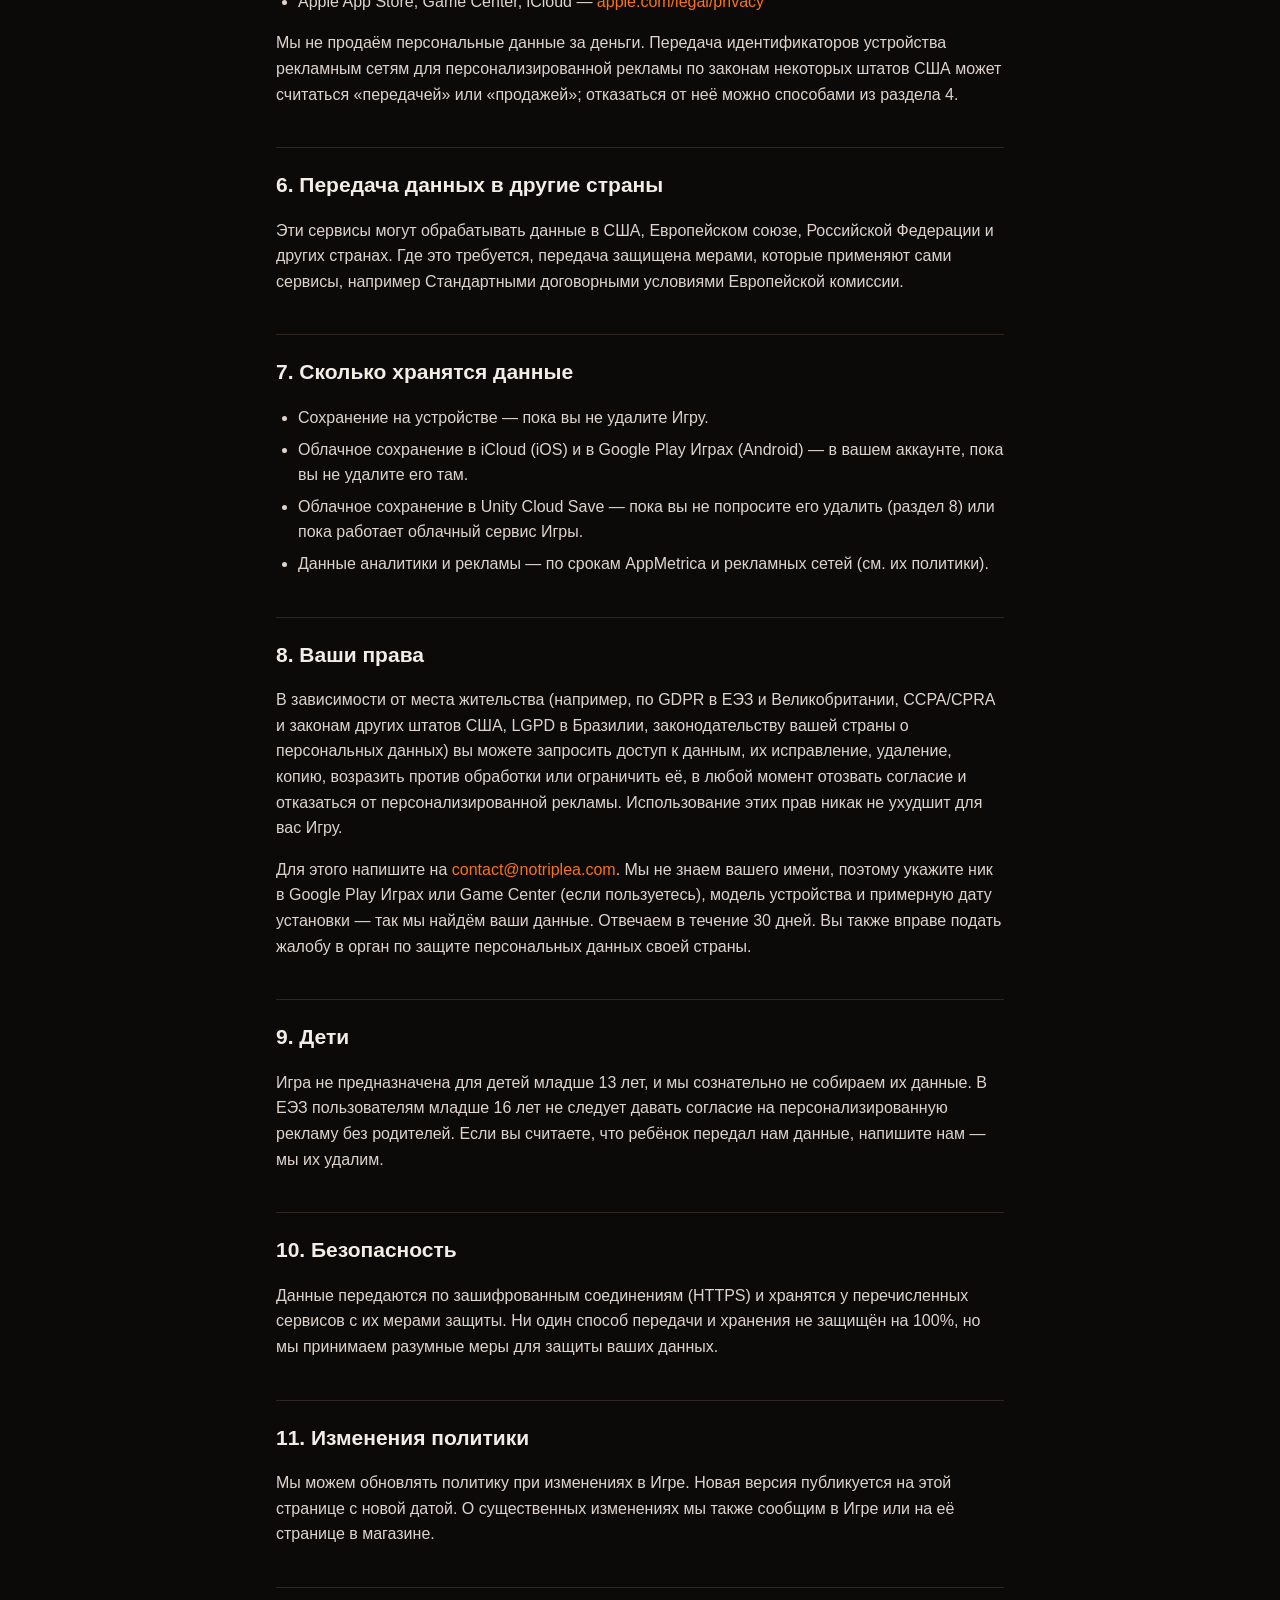
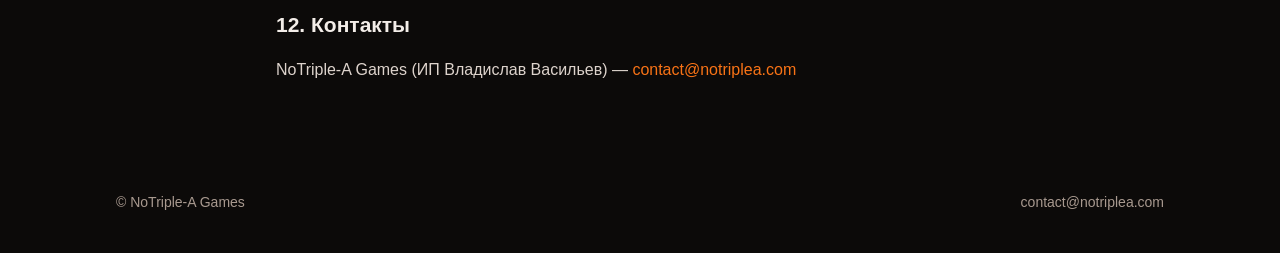
<file: glory-ages-samurais/privacy/ru/index.html>
<!doctype html>
<html lang="ru">
<head>
<meta charset="utf-8">
<meta name="viewport" content="width=device-width, initial-scale=1">
<title>Политика конфиденциальности — Glory Ages - Samurais</title>
<meta name="description" content="Политика конфиденциальности мобильной игры Glory Ages - Samurais от NoTriple-A Games.">
<meta name="theme-color" content="#0c0a09">
<link rel="canonical" href="https://notriplea.com/glory-ages-samurais/privacy/ru/">
<link rel="alternate" hreflang="en" href="https://notriplea.com/glory-ages-samurais/privacy/">
<link rel="alternate" hreflang="ru" href="https://notriplea.com/glory-ages-samurais/privacy/ru/">
<link rel="icon" href="data:image/svg+xml,%3Csvg xmlns='http://www.w3.org/2000/svg' viewBox='0 0 64 64'%3E%3Cdefs%3E%3ClinearGradient id='g' x1='0' y1='0' x2='1' y2='1'%3E%3Cstop offset='0' stop-color='%23f97316'/%3E%3Cstop offset='1' stop-color='%23dc2626'/%3E%3C/linearGradient%3E%3C/defs%3E%3Crect width='64' height='64' rx='16' fill='url(%23g)'/%3E%3Ctext x='32' y='44' font-family='Arial,sans-serif' font-size='34' font-weight='900' text-anchor='middle' fill='white'%3EN%3C/text%3E%3C/svg%3E">
<meta property="og:type" content="website">
<meta property="og:site_name" content="NoTriple-A Games">
<meta property="og:title" content="Политика конфиденциальности — Glory Ages - Samurais">
<meta property="og:description" content="Политика конфиденциальности мобильной игры Glory Ages - Samurais от NoTriple-A Games.">
<meta property="og:url" content="https://notriplea.com/glory-ages-samurais/privacy/ru/">
<meta property="og:image" content="https://notriplea.com/assets/icons/glory-ages-samurais.jpg">
<link rel="stylesheet" href="/style.css?v=16965eba">
</head>
<body>
<header class="topbar"><div class="inner">
  <a class="brand" href="/ru/"><img class="logo" src="/assets/logo.png?v=16965eba" alt="NoTriple-A Games" width="69" height="30"></a>
  <nav><span class="lang"><a href="/glory-ages-samurais/privacy/" data-lang="en">EN</a> <strong>RU</strong></span></nav>
</div></header>

<main class="doc">
<div class="game-chip"><img src="/assets/icons/glory-ages-samurais.jpg" alt="" width="56" height="56"><div><strong>Glory Ages - Samurais</strong><br><span class="meta">Экшен-RPG про самураев</span></div></div>
<h1>Политика конфиденциальности</h1>
<p class="meta">Дата вступления в силу: 26 октября 2026 г.</p>

<div class="card">
<p><strong>Коротко.</strong> Мы не спрашиваем ваше имя, почту или телефон и никогда не видим данные банковской карты. Игра использует сервисы Google, Apple, Unity и Яндекса, чтобы показывать рекламу, понимать, как играют в игру, проводить покупки и хранить прогресс в облаке. Эти сервисы получают идентификаторы устройства и технические данные. Вы можете в любой момент ограничить персонализированную рекламу и попросить нас удалить ваши данные.</p>
</div>

<h2>1. Кто мы</h2>
<p>Политика действует для мобильной игры <strong>Glory Ages - Samurais</strong> («Игра») для Android и iOS, издатель — <strong>NoTriple-A Games</strong>, торговое название индивидуального предпринимателя <strong>Владислава Васильева</strong> («мы»). Мы отвечаем за данные, которые обрабатывает Игра. Связь: <a href="mailto:contact@notriplea.com">contact@notriplea.com</a>.</p>

<h2>2. Какие данные обрабатываются</h2>

<h3>2.1. Прогресс и облачное сохранение</h3>
<p>Прогресс (уровни, предметы, покупки в Игре, настройки) хранится на устройстве. Чтобы восстановить его после переустановки или на новом устройстве, Игра хранит копию сохранения в облаке:</p>
<ul>
  <li><strong>iOS:</strong> в вашем личном хранилище <strong>iCloud</strong> (Apple CloudKit), если вы вошли в iCloud. Копия лежит в вашем аккаунте iCloud, мы её не видим и доступа к ней не имеем. Удалить её можно в Настройках iOS → ваше имя → iCloud → Управление хранилищем.</li>
  <li><strong>Android:</strong> в сохранениях <strong>Google Play Игр</strong> в вашем аккаунте Google, если вы вошли в Play Игры; иначе — в <strong>Unity Gaming Services</strong> (Cloud Save) под анонимным ID игрока, который создаёт Unity.</li>
</ul>
<p>Игра также входит в <strong>Unity Gaming Services</strong> под анонимным ID игрока, чтобы получать настройки игры (Remote Config) и один раз перенести сохранение старой версии Игры из Unity Cloud Save. На iOS, если вы вошли в <strong>Game Center</strong>, Игра использует его для профиля игрока. Ваш адрес почты Google или Apple и пароль мы не получаем.</p>

<h3>2.2. Аналитика</h3>
<p>Мы используем <strong>AppMetrica</strong> (Яндекс), чтобы понимать, как играют в Игру, и исправлять ошибки. AppMetrica собирает: модель устройства, операционную систему и её версию, язык, размер экрана, версию Игры, идентификаторы устройства и установки (в том числе рекламный ID, где это разрешено), примерное местоположение (страна, город) по IP-адресу, а также события в Игре: начало и прохождение уровней, внутриигровые покупки, просмотры рекламы и покупки.</p>

<h3>2.3. Реклама</h3>
<p>Реклама показывается через медиацию <strong>Unity LevelPlay</strong> (ранее ironSource) с сетями <strong>Google AdMob</strong>, <strong>Unity Ads</strong> и <strong>Яндекс Реклама</strong>. Они могут собирать рекламный ID (AAID на Android, IDFA на iOS — только с вашего разрешения), IP-адрес, данные устройства и взаимодействие с рекламой (показы, нажатия), чтобы показывать рекламу, не повторять одно и то же, бороться с мошенничеством и измерять эффективность. В зависимости от вашего выбора (раздел 4) реклама может быть персонализированной или нет.</p>

<h3>2.4. Покупки</h3>
<p>Покупки в Игре проводят <strong>Google Play</strong> или <strong>App Store</strong>. Данные карты и платёжные реквизиты мы не получаем. Мы получаем купленный товар, цену и валюту, ID транзакции и чек магазина — чтобы выдать товар, восстановить покупки и учесть доход в аналитике.</p>

<h3>2.5. Удалённые настройки</h3>
<p>Игра загружает настройки (например, как часто показывать рекламу) из <strong>Unity Remote Config</strong>. В запрос входят анонимный ID игрока Unity и базовые данные устройства.</p>

<h3>2.6. Уведомления и оценки</h3>
<p>Напоминания — это <strong>локальные уведомления</strong>, которые планируются на самом устройстве; push-токены мы не используем. Игра сначала спрашивает разрешение, отключить уведомления можно в настройках устройства. Окно оценки показывает Google Play или App Store, отзыв уходит напрямую в магазин.</p>

<h3>2.7. Более ранние версии Игры</h3>
<p>Более ранние версии Игры могут также использовать <strong>Google Firebase</strong> (например, Analytics и Remote Config), который собирает идентификаторы устройства, события использования приложения и технические данные. В обновлённых версиях Firebase удаляется. Подробнее: <a href="https://firebase.google.com/support/privacy?hl=ru">firebase.google.com/support/privacy</a>.</p>

<p>Мы не собираем точное местоположение (GPS), контакты, фото, данные микрофона и камеры.</p>

<h2>3. Зачем мы обрабатываем данные (правовые основания)</h2>
<ul>
  <li><strong>Работа Игры</strong>, включая облачное сохранение и покупки, — исполнение договора с вами.</li>
  <li><strong>Аналитика, исправление ошибок, защита от мошенничества, удалённые настройки</strong> — наш законный интерес в том, чтобы Игра работала и становилась лучше.</li>
  <li><strong>Персонализированная реклама</strong> — ваше согласие там, где его требует закон (ЕЭЗ, Великобритания, Швейцария). Неперсонализированная реклама показывается на основании законного интереса — так Игра остаётся бесплатной.</li>
</ul>

<h2>4. Ваш выбор</h2>
<ul>
  <li><strong>Согласие (ЕЭЗ, Великобритания, Швейцария).</strong> При первом запуске Игра показывает форму согласия Google. Изменить выбор можно позже в настройках Игры («Настройки конфиденциальности»), где они доступны, или написав нам.</li>
  <li><strong>Отслеживание на iOS.</strong> Игра спрашивает разрешение через App Tracking Transparency. Без разрешения IDFA не используется. Изменить: <em>Настройки → Конфиденциальность и безопасность → Отслеживание</em>.</li>
  <li><strong>Рекламный ID Android</strong> можно сбросить или удалить: <em>Настройки → Google → Реклама</em> (или <em>Настройки → Конфиденциальность → Реклама</em>).</li>
  <li><strong>Уведомления</strong> отключаются в настройках устройства.</li>
</ul>

<h2>5. Сторонние сервисы</h2>
<p>Каждый сервис обрабатывает данные по своей политике:</p>
<ul>
  <li>Google AdMob, Google Play, Google Play Игры — <a href="https://policies.google.com/privacy?hl=ru">policies.google.com/privacy</a></li>
  <li>Unity Ads, Unity LevelPlay, Unity Gaming Services — <a href="https://unity.com/legal/game-player-and-app-user-privacy-policy">unity.com/legal/game-player-and-app-user-privacy-policy</a></li>
  <li>Яндекс Реклама, AppMetrica — <a href="https://yandex.ru/legal/confidential/">yandex.ru/legal/confidential</a></li>
  <li>Apple App Store, Game Center, iCloud — <a href="https://www.apple.com/ru/legal/privacy/">apple.com/legal/privacy</a></li>
</ul>
<p>Мы не продаём персональные данные за деньги. Передача идентификаторов устройства рекламным сетям для персонализированной рекламы по законам некоторых штатов США может считаться «передачей» или «продажей»; отказаться от неё можно способами из раздела 4.</p>

<h2>6. Передача данных в другие страны</h2>
<p>Эти сервисы могут обрабатывать данные в США, Европейском союзе, Российской Федерации и других странах. Где это требуется, передача защищена мерами, которые применяют сами сервисы, например Стандартными договорными условиями Европейской комиссии.</p>

<h2>7. Сколько хранятся данные</h2>
<ul>
  <li>Сохранение на устройстве — пока вы не удалите Игру.</li>
  <li>Облачное сохранение в iCloud (iOS) и в Google Play Играх (Android) — в вашем аккаунте, пока вы не удалите его там.</li>
  <li>Облачное сохранение в Unity Cloud Save — пока вы не попросите его удалить (раздел 8) или пока работает облачный сервис Игры.</li>
  <li>Данные аналитики и рекламы — по срокам AppMetrica и рекламных сетей (см. их политики).</li>
</ul>

<h2>8. Ваши права</h2>
<p>В зависимости от места жительства (например, по GDPR в ЕЭЗ и Великобритании, CCPA/CPRA и законам других штатов США, LGPD в Бразилии, законодательству вашей страны о персональных данных) вы можете запросить доступ к данным, их исправление, удаление, копию, возразить против обработки или ограничить её, в любой момент отозвать согласие и отказаться от персонализированной рекламы. Использование этих прав никак не ухудшит для вас Игру.</p>
<p>Для этого напишите на <a href="mailto:contact@notriplea.com">contact@notriplea.com</a>. Мы не знаем вашего имени, поэтому укажите ник в Google Play Играх или Game Center (если пользуетесь), модель устройства и примерную дату установки — так мы найдём ваши данные. Отвечаем в течение 30 дней. Вы также вправе подать жалобу в орган по защите персональных данных своей страны.</p>

<h2>9. Дети</h2>
<p>Игра не предназначена для детей младше 13 лет, и мы сознательно не собираем их данные. В ЕЭЗ пользователям младше 16 лет не следует давать согласие на персонализированную рекламу без родителей. Если вы считаете, что ребёнок передал нам данные, напишите нам — мы их удалим.</p>

<h2>10. Безопасность</h2>
<p>Данные передаются по зашифрованным соединениям (HTTPS) и хранятся у перечисленных сервисов с их мерами защиты. Ни один способ передачи и хранения не защищён на 100%, но мы принимаем разумные меры для защиты ваших данных.</p>

<h2>11. Изменения политики</h2>
<p>Мы можем обновлять политику при изменениях в Игре. Новая версия публикуется на этой странице с новой датой. О существенных изменениях мы также сообщим в Игре или на её странице в магазине.</p>

<h2>12. Контакты</h2>
<p>NoTriple-A Games (ИП Владислав Васильев) — <a href="mailto:contact@notriplea.com">contact@notriplea.com</a></p>
</main>

<footer class="site">
  <span>© NoTriple-A Games</span>
  <span><a href="mailto:contact@notriplea.com">contact@notriplea.com</a></span>
</footer>
<script>
(function(){
  try {
    document.querySelectorAll('[data-lang]').forEach(function(a){
      a.addEventListener('click', function(){ localStorage.setItem('lang', a.getAttribute('data-lang')); });
    });
    if (location.pathname === '/' && !localStorage.getItem('lang') &&
        /^ru|^uk|^be|^kk|^uz/i.test(navigator.language || '')) location.replace('/ru/');
  } catch (e) {}
})();
</script>
</body>
</html>
</file>
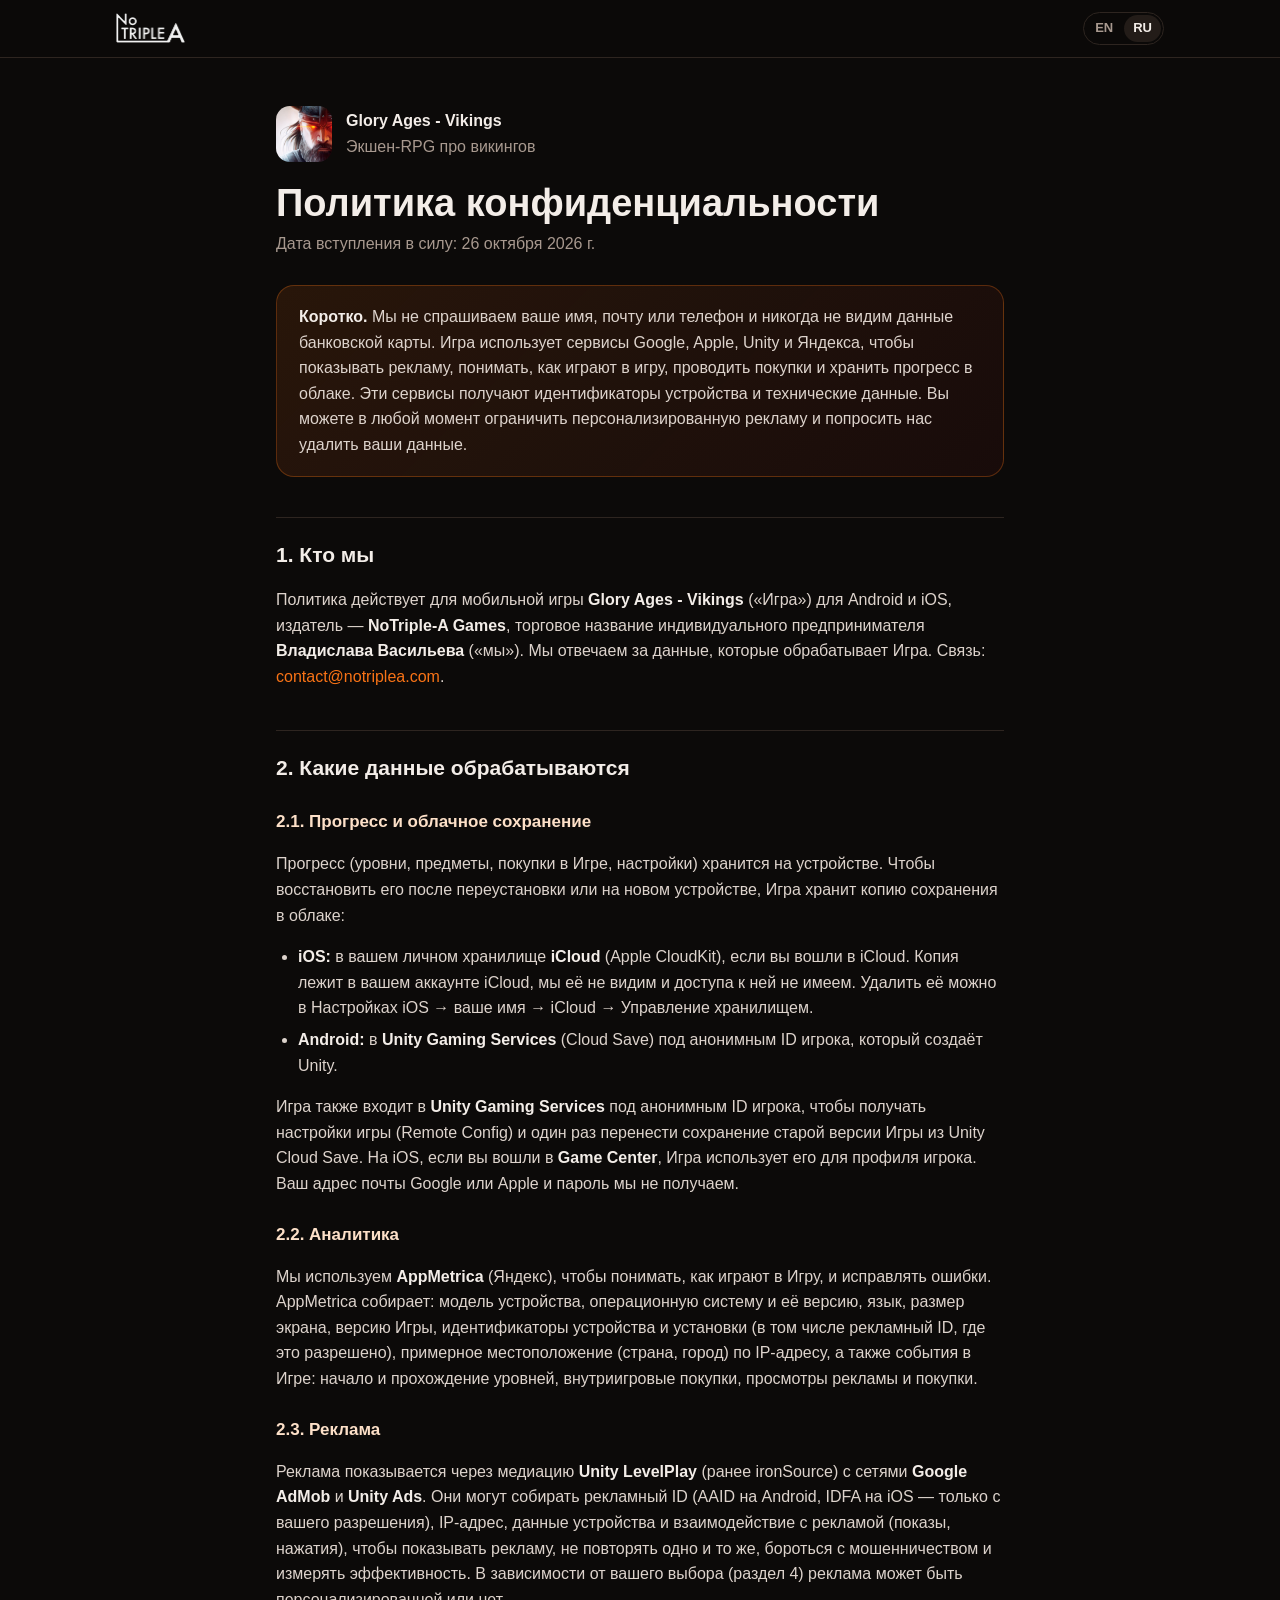
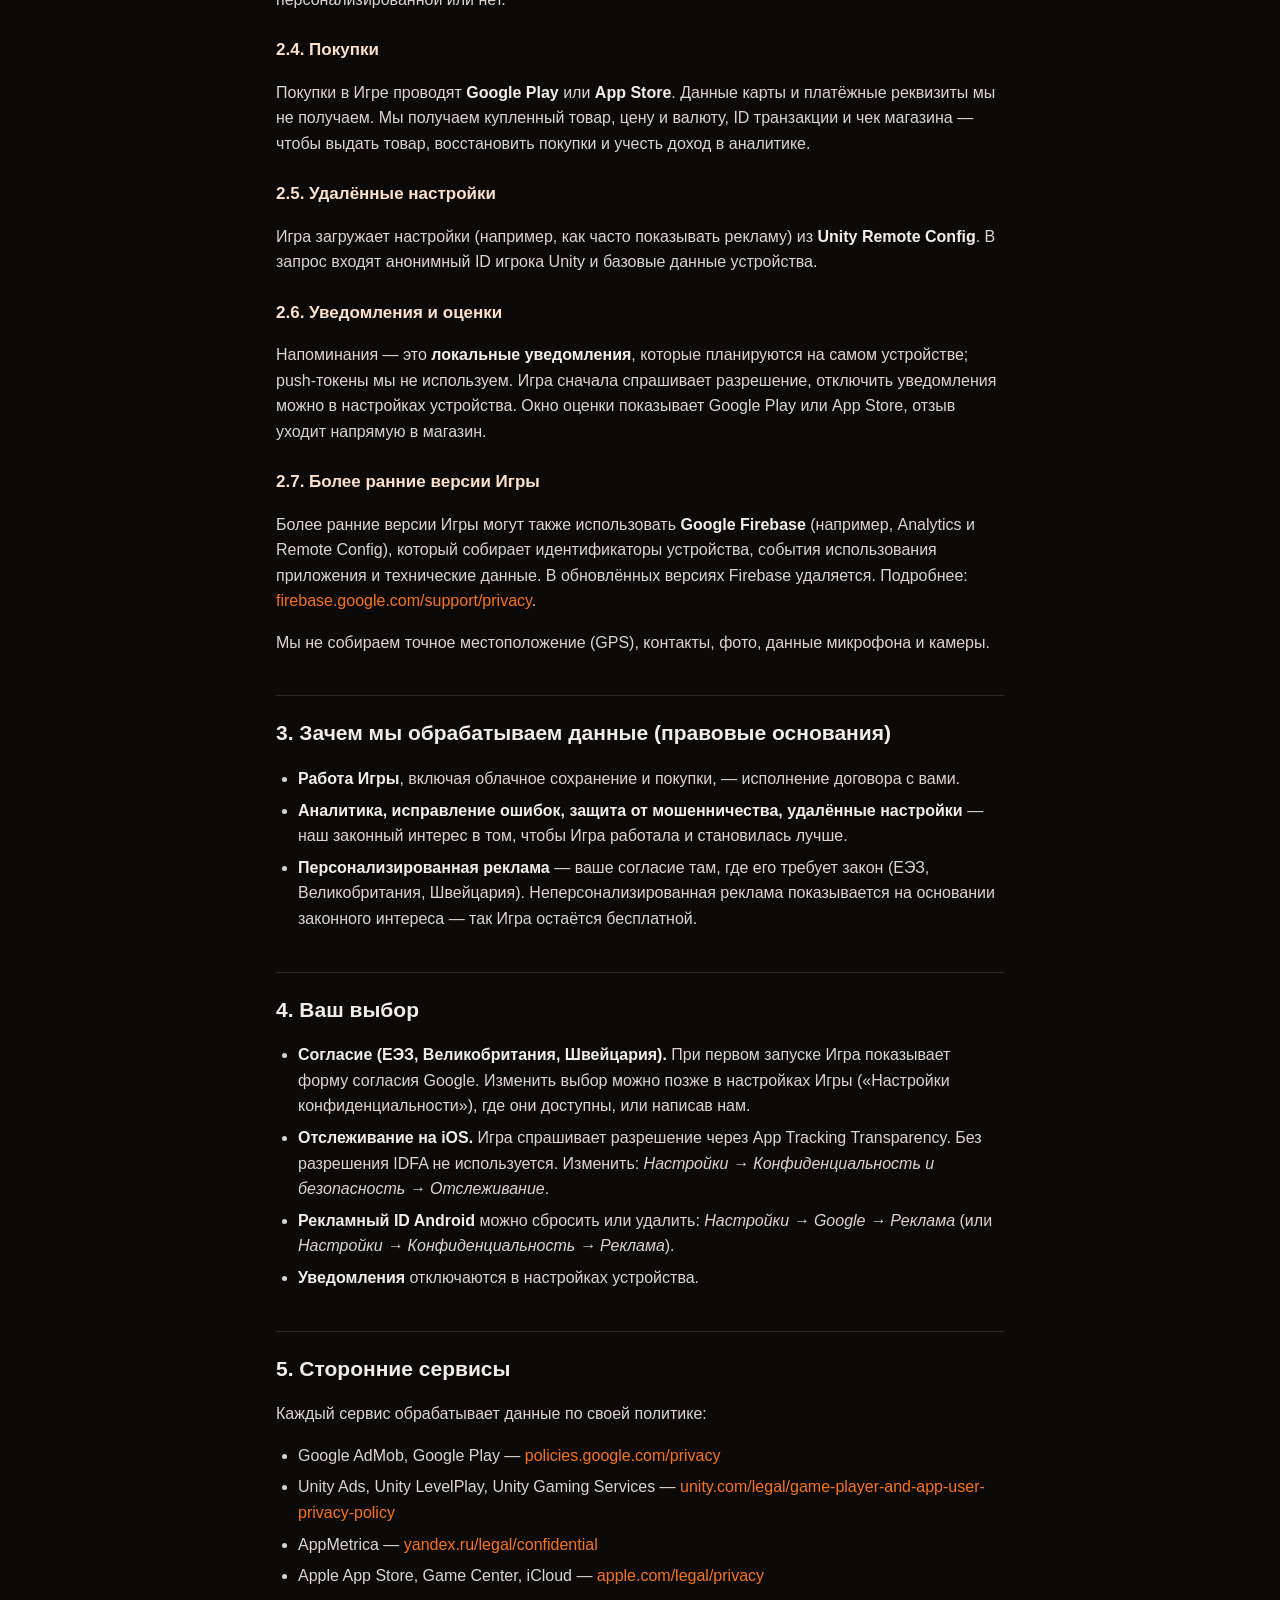
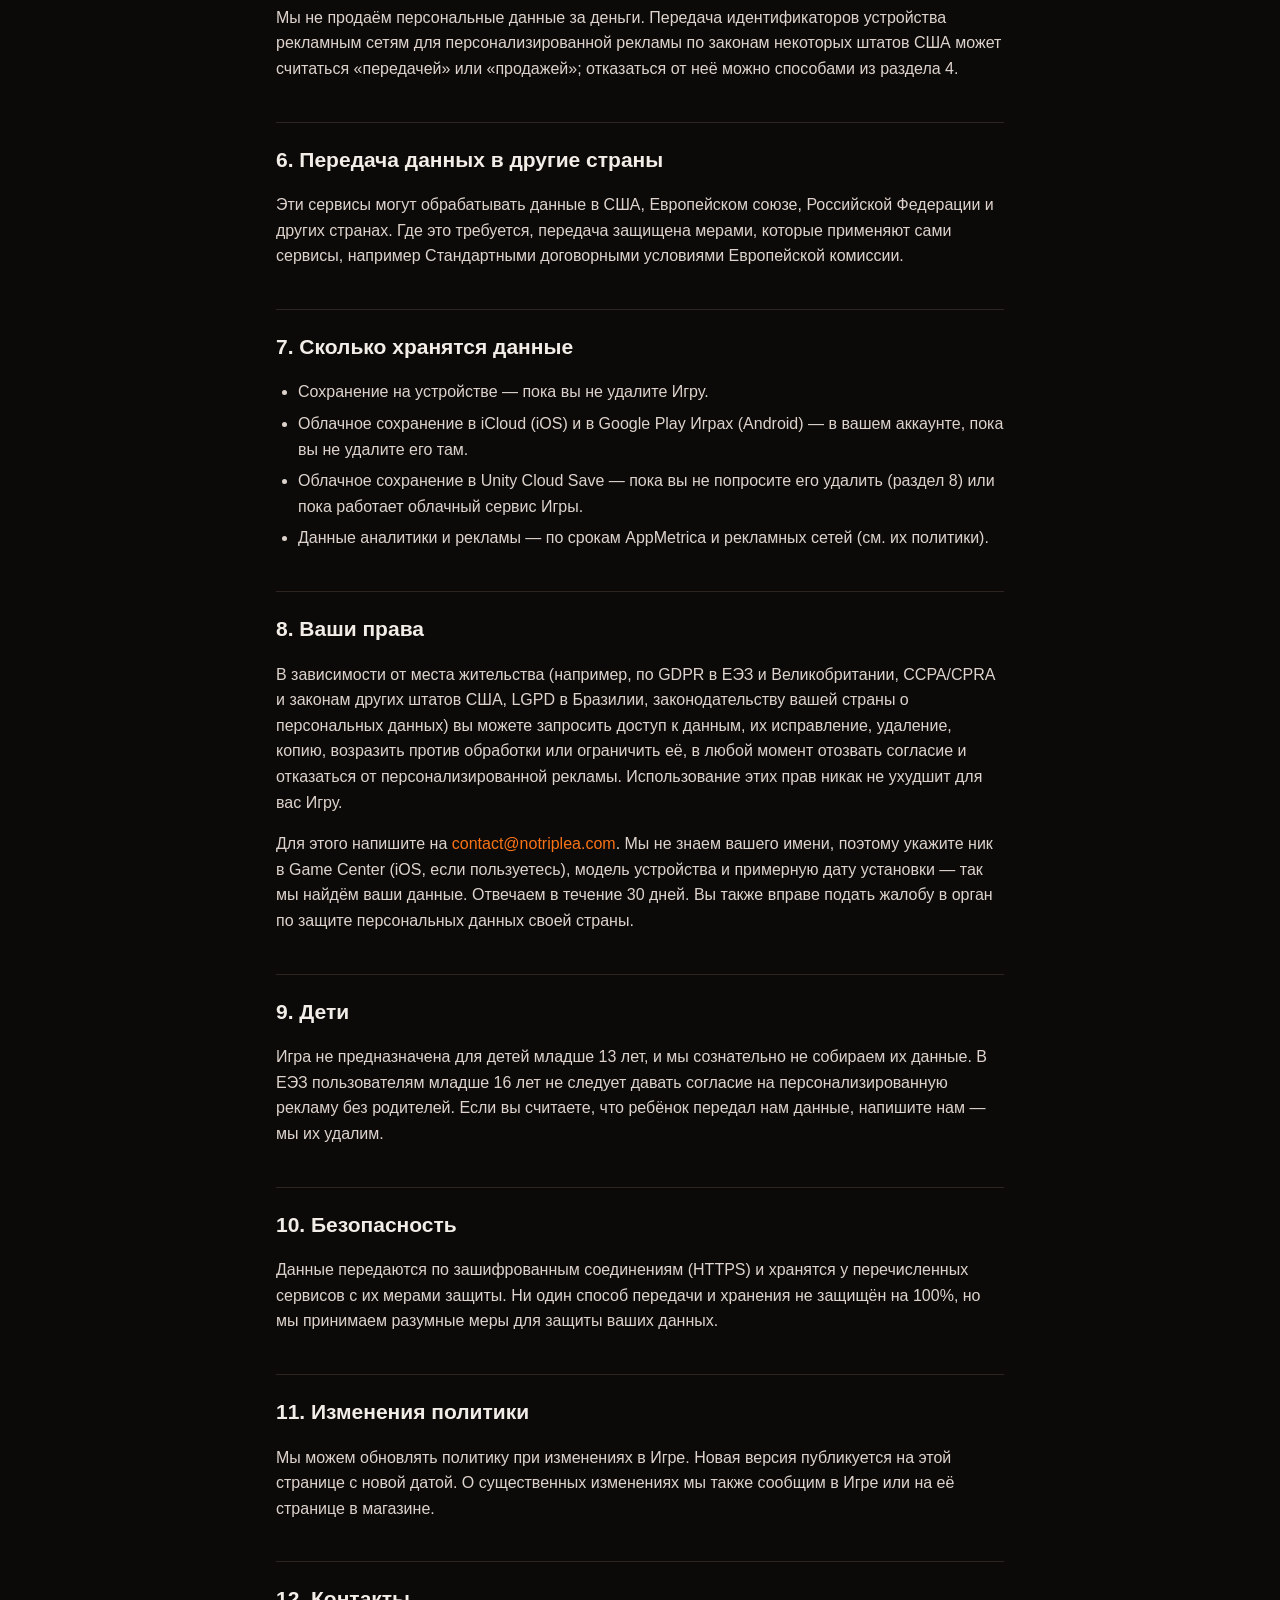
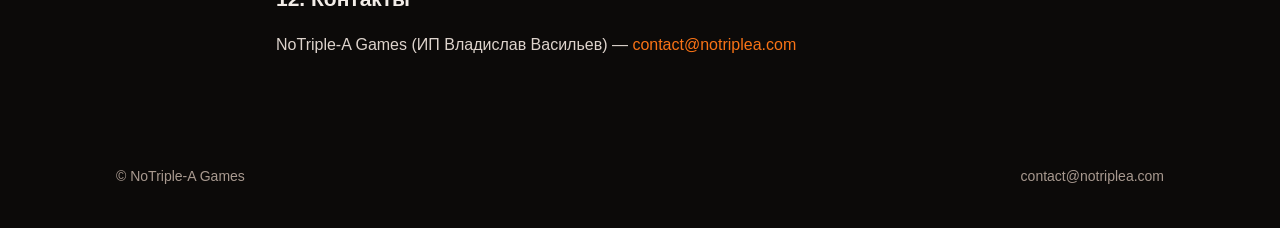
<file: glory-ages-vikings/privacy/ru/index.html>
<!doctype html>
<html lang="ru">
<head>
<meta charset="utf-8">
<meta name="viewport" content="width=device-width, initial-scale=1">
<title>Политика конфиденциальности — Glory Ages - Vikings</title>
<meta name="description" content="Политика конфиденциальности мобильной игры Glory Ages - Vikings от NoTriple-A Games.">
<meta name="theme-color" content="#0c0a09">
<link rel="canonical" href="https://notriplea.com/glory-ages-vikings/privacy/ru/">
<link rel="alternate" hreflang="en" href="https://notriplea.com/glory-ages-vikings/privacy/">
<link rel="alternate" hreflang="ru" href="https://notriplea.com/glory-ages-vikings/privacy/ru/">
<link rel="icon" href="data:image/svg+xml,%3Csvg xmlns='http://www.w3.org/2000/svg' viewBox='0 0 64 64'%3E%3Cdefs%3E%3ClinearGradient id='g' x1='0' y1='0' x2='1' y2='1'%3E%3Cstop offset='0' stop-color='%23f97316'/%3E%3Cstop offset='1' stop-color='%23dc2626'/%3E%3C/linearGradient%3E%3C/defs%3E%3Crect width='64' height='64' rx='16' fill='url(%23g)'/%3E%3Ctext x='32' y='44' font-family='Arial,sans-serif' font-size='34' font-weight='900' text-anchor='middle' fill='white'%3EN%3C/text%3E%3C/svg%3E">
<meta property="og:type" content="website">
<meta property="og:site_name" content="NoTriple-A Games">
<meta property="og:title" content="Политика конфиденциальности — Glory Ages - Vikings">
<meta property="og:description" content="Политика конфиденциальности мобильной игры Glory Ages - Vikings от NoTriple-A Games.">
<meta property="og:url" content="https://notriplea.com/glory-ages-vikings/privacy/ru/">
<meta property="og:image" content="https://notriplea.com/assets/icons/glory-ages-vikings.jpg">
<link rel="stylesheet" href="/style.css?v=16965eba">
</head>
<body>
<header class="topbar"><div class="inner">
  <a class="brand" href="/ru/"><img class="logo" src="/assets/logo.png?v=16965eba" alt="NoTriple-A Games" width="69" height="30"></a>
  <nav><span class="lang"><a href="/glory-ages-vikings/privacy/" data-lang="en">EN</a> <strong>RU</strong></span></nav>
</div></header>

<main class="doc">
<div class="game-chip"><img src="/assets/icons/glory-ages-vikings.jpg" alt="" width="56" height="56"><div><strong>Glory Ages - Vikings</strong><br><span class="meta">Экшен-RPG про викингов</span></div></div>
<h1>Политика конфиденциальности</h1>
<p class="meta">Дата вступления в силу: 26 октября 2026 г.</p>

<div class="card">
<p><strong>Коротко.</strong> Мы не спрашиваем ваше имя, почту или телефон и никогда не видим данные банковской карты. Игра использует сервисы Google, Apple, Unity и Яндекса, чтобы показывать рекламу, понимать, как играют в игру, проводить покупки и хранить прогресс в облаке. Эти сервисы получают идентификаторы устройства и технические данные. Вы можете в любой момент ограничить персонализированную рекламу и попросить нас удалить ваши данные.</p>
</div>

<h2>1. Кто мы</h2>
<p>Политика действует для мобильной игры <strong>Glory Ages - Vikings</strong> («Игра») для Android и iOS, издатель — <strong>NoTriple-A Games</strong>, торговое название индивидуального предпринимателя <strong>Владислава Васильева</strong> («мы»). Мы отвечаем за данные, которые обрабатывает Игра. Связь: <a href="mailto:contact@notriplea.com">contact@notriplea.com</a>.</p>

<h2>2. Какие данные обрабатываются</h2>

<h3>2.1. Прогресс и облачное сохранение</h3>
<p>Прогресс (уровни, предметы, покупки в Игре, настройки) хранится на устройстве. Чтобы восстановить его после переустановки или на новом устройстве, Игра хранит копию сохранения в облаке:</p>
<ul>
  <li><strong>iOS:</strong> в вашем личном хранилище <strong>iCloud</strong> (Apple CloudKit), если вы вошли в iCloud. Копия лежит в вашем аккаунте iCloud, мы её не видим и доступа к ней не имеем. Удалить её можно в Настройках iOS → ваше имя → iCloud → Управление хранилищем.</li>
  <li><strong>Android:</strong> в <strong>Unity Gaming Services</strong> (Cloud Save) под анонимным ID игрока, который создаёт Unity.</li>
</ul>
<p>Игра также входит в <strong>Unity Gaming Services</strong> под анонимным ID игрока, чтобы получать настройки игры (Remote Config) и один раз перенести сохранение старой версии Игры из Unity Cloud Save. На iOS, если вы вошли в <strong>Game Center</strong>, Игра использует его для профиля игрока. Ваш адрес почты Google или Apple и пароль мы не получаем.</p>

<h3>2.2. Аналитика</h3>
<p>Мы используем <strong>AppMetrica</strong> (Яндекс), чтобы понимать, как играют в Игру, и исправлять ошибки. AppMetrica собирает: модель устройства, операционную систему и её версию, язык, размер экрана, версию Игры, идентификаторы устройства и установки (в том числе рекламный ID, где это разрешено), примерное местоположение (страна, город) по IP-адресу, а также события в Игре: начало и прохождение уровней, внутриигровые покупки, просмотры рекламы и покупки.</p>

<h3>2.3. Реклама</h3>
<p>Реклама показывается через медиацию <strong>Unity LevelPlay</strong> (ранее ironSource) с сетями <strong>Google AdMob</strong> и <strong>Unity Ads</strong>. Они могут собирать рекламный ID (AAID на Android, IDFA на iOS — только с вашего разрешения), IP-адрес, данные устройства и взаимодействие с рекламой (показы, нажатия), чтобы показывать рекламу, не повторять одно и то же, бороться с мошенничеством и измерять эффективность. В зависимости от вашего выбора (раздел 4) реклама может быть персонализированной или нет.</p>

<h3>2.4. Покупки</h3>
<p>Покупки в Игре проводят <strong>Google Play</strong> или <strong>App Store</strong>. Данные карты и платёжные реквизиты мы не получаем. Мы получаем купленный товар, цену и валюту, ID транзакции и чек магазина — чтобы выдать товар, восстановить покупки и учесть доход в аналитике.</p>

<h3>2.5. Удалённые настройки</h3>
<p>Игра загружает настройки (например, как часто показывать рекламу) из <strong>Unity Remote Config</strong>. В запрос входят анонимный ID игрока Unity и базовые данные устройства.</p>

<h3>2.6. Уведомления и оценки</h3>
<p>Напоминания — это <strong>локальные уведомления</strong>, которые планируются на самом устройстве; push-токены мы не используем. Игра сначала спрашивает разрешение, отключить уведомления можно в настройках устройства. Окно оценки показывает Google Play или App Store, отзыв уходит напрямую в магазин.</p>

<h3>2.7. Более ранние версии Игры</h3>
<p>Более ранние версии Игры могут также использовать <strong>Google Firebase</strong> (например, Analytics и Remote Config), который собирает идентификаторы устройства, события использования приложения и технические данные. В обновлённых версиях Firebase удаляется. Подробнее: <a href="https://firebase.google.com/support/privacy?hl=ru">firebase.google.com/support/privacy</a>.</p>

<p>Мы не собираем точное местоположение (GPS), контакты, фото, данные микрофона и камеры.</p>

<h2>3. Зачем мы обрабатываем данные (правовые основания)</h2>
<ul>
  <li><strong>Работа Игры</strong>, включая облачное сохранение и покупки, — исполнение договора с вами.</li>
  <li><strong>Аналитика, исправление ошибок, защита от мошенничества, удалённые настройки</strong> — наш законный интерес в том, чтобы Игра работала и становилась лучше.</li>
  <li><strong>Персонализированная реклама</strong> — ваше согласие там, где его требует закон (ЕЭЗ, Великобритания, Швейцария). Неперсонализированная реклама показывается на основании законного интереса — так Игра остаётся бесплатной.</li>
</ul>

<h2>4. Ваш выбор</h2>
<ul>
  <li><strong>Согласие (ЕЭЗ, Великобритания, Швейцария).</strong> При первом запуске Игра показывает форму согласия Google. Изменить выбор можно позже в настройках Игры («Настройки конфиденциальности»), где они доступны, или написав нам.</li>
  <li><strong>Отслеживание на iOS.</strong> Игра спрашивает разрешение через App Tracking Transparency. Без разрешения IDFA не используется. Изменить: <em>Настройки → Конфиденциальность и безопасность → Отслеживание</em>.</li>
  <li><strong>Рекламный ID Android</strong> можно сбросить или удалить: <em>Настройки → Google → Реклама</em> (или <em>Настройки → Конфиденциальность → Реклама</em>).</li>
  <li><strong>Уведомления</strong> отключаются в настройках устройства.</li>
</ul>

<h2>5. Сторонние сервисы</h2>
<p>Каждый сервис обрабатывает данные по своей политике:</p>
<ul>
  <li>Google AdMob, Google Play — <a href="https://policies.google.com/privacy?hl=ru">policies.google.com/privacy</a></li>
  <li>Unity Ads, Unity LevelPlay, Unity Gaming Services — <a href="https://unity.com/legal/game-player-and-app-user-privacy-policy">unity.com/legal/game-player-and-app-user-privacy-policy</a></li>
  <li>AppMetrica — <a href="https://yandex.ru/legal/confidential/">yandex.ru/legal/confidential</a></li>
  <li>Apple App Store, Game Center, iCloud — <a href="https://www.apple.com/ru/legal/privacy/">apple.com/legal/privacy</a></li>
</ul>
<p>Мы не продаём персональные данные за деньги. Передача идентификаторов устройства рекламным сетям для персонализированной рекламы по законам некоторых штатов США может считаться «передачей» или «продажей»; отказаться от неё можно способами из раздела 4.</p>

<h2>6. Передача данных в другие страны</h2>
<p>Эти сервисы могут обрабатывать данные в США, Европейском союзе, Российской Федерации и других странах. Где это требуется, передача защищена мерами, которые применяют сами сервисы, например Стандартными договорными условиями Европейской комиссии.</p>

<h2>7. Сколько хранятся данные</h2>
<ul>
  <li>Сохранение на устройстве — пока вы не удалите Игру.</li>
  <li>Облачное сохранение в iCloud (iOS) и в Google Play Играх (Android) — в вашем аккаунте, пока вы не удалите его там.</li>
  <li>Облачное сохранение в Unity Cloud Save — пока вы не попросите его удалить (раздел 8) или пока работает облачный сервис Игры.</li>
  <li>Данные аналитики и рекламы — по срокам AppMetrica и рекламных сетей (см. их политики).</li>
</ul>

<h2>8. Ваши права</h2>
<p>В зависимости от места жительства (например, по GDPR в ЕЭЗ и Великобритании, CCPA/CPRA и законам других штатов США, LGPD в Бразилии, законодательству вашей страны о персональных данных) вы можете запросить доступ к данным, их исправление, удаление, копию, возразить против обработки или ограничить её, в любой момент отозвать согласие и отказаться от персонализированной рекламы. Использование этих прав никак не ухудшит для вас Игру.</p>
<p>Для этого напишите на <a href="mailto:contact@notriplea.com">contact@notriplea.com</a>. Мы не знаем вашего имени, поэтому укажите ник в Game Center (iOS, если пользуетесь), модель устройства и примерную дату установки — так мы найдём ваши данные. Отвечаем в течение 30 дней. Вы также вправе подать жалобу в орган по защите персональных данных своей страны.</p>

<h2>9. Дети</h2>
<p>Игра не предназначена для детей младше 13 лет, и мы сознательно не собираем их данные. В ЕЭЗ пользователям младше 16 лет не следует давать согласие на персонализированную рекламу без родителей. Если вы считаете, что ребёнок передал нам данные, напишите нам — мы их удалим.</p>

<h2>10. Безопасность</h2>
<p>Данные передаются по зашифрованным соединениям (HTTPS) и хранятся у перечисленных сервисов с их мерами защиты. Ни один способ передачи и хранения не защищён на 100%, но мы принимаем разумные меры для защиты ваших данных.</p>

<h2>11. Изменения политики</h2>
<p>Мы можем обновлять политику при изменениях в Игре. Новая версия публикуется на этой странице с новой датой. О существенных изменениях мы также сообщим в Игре или на её странице в магазине.</p>

<h2>12. Контакты</h2>
<p>NoTriple-A Games (ИП Владислав Васильев) — <a href="mailto:contact@notriplea.com">contact@notriplea.com</a></p>
</main>

<footer class="site">
  <span>© NoTriple-A Games</span>
  <span><a href="mailto:contact@notriplea.com">contact@notriplea.com</a></span>
</footer>
<script>
(function(){
  try {
    document.querySelectorAll('[data-lang]').forEach(function(a){
      a.addEventListener('click', function(){ localStorage.setItem('lang', a.getAttribute('data-lang')); });
    });
    if (location.pathname === '/' && !localStorage.getItem('lang') &&
        /^ru|^uk|^be|^kk|^uz/i.test(navigator.language || '')) location.replace('/ru/');
  } catch (e) {}
})();
</script>
</body>
</html>
</file>
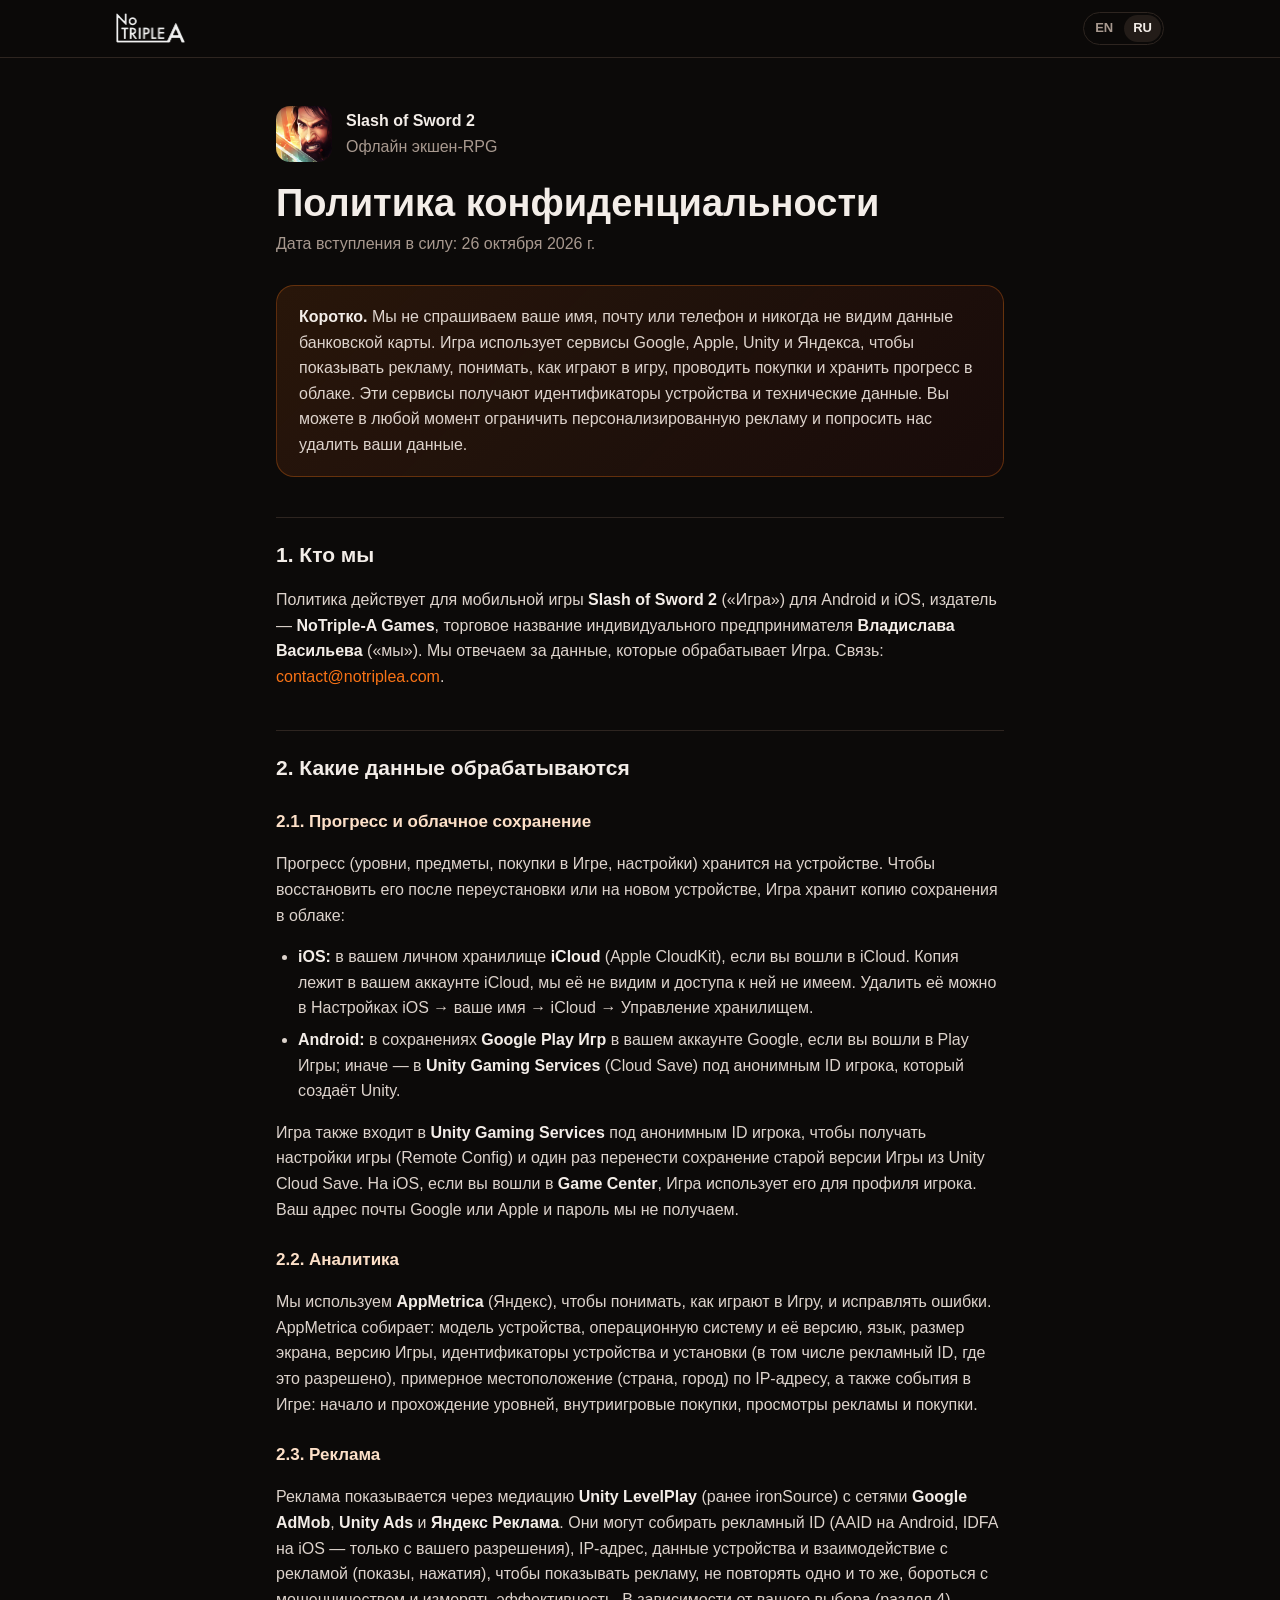
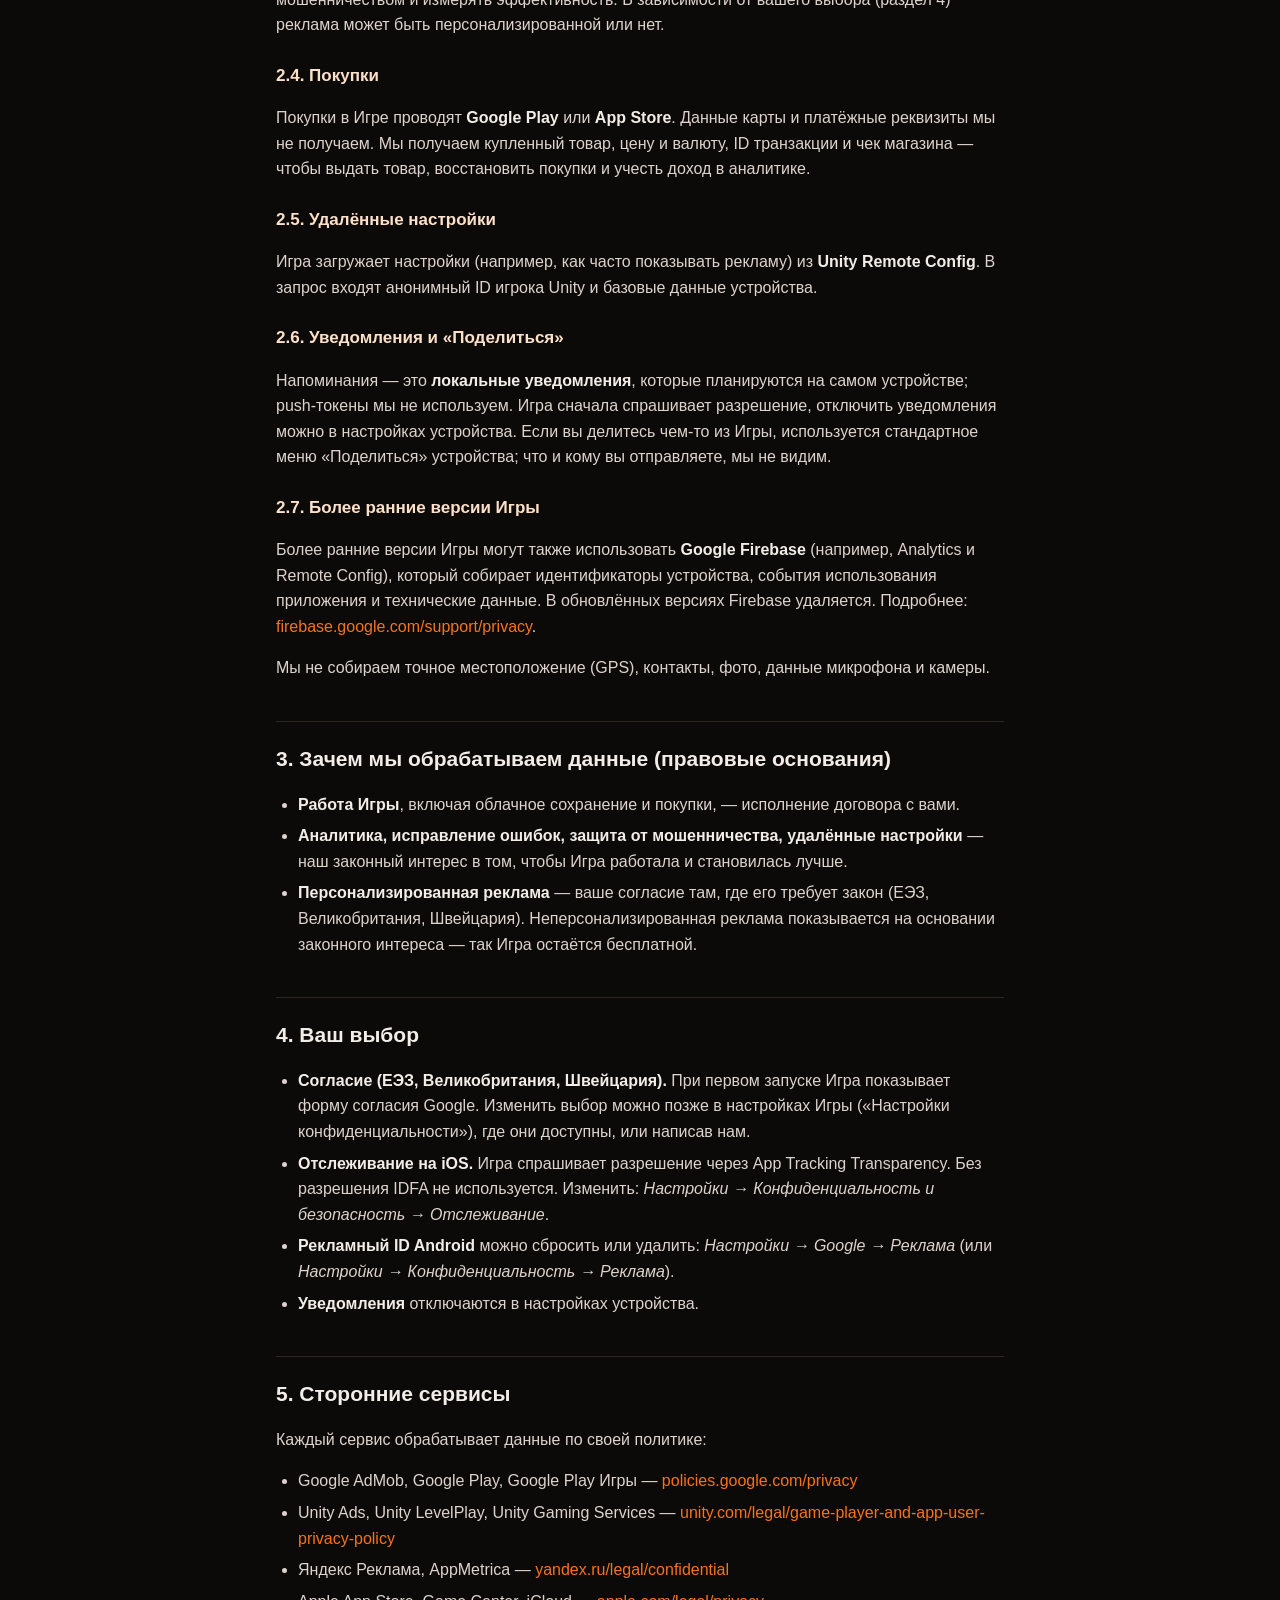
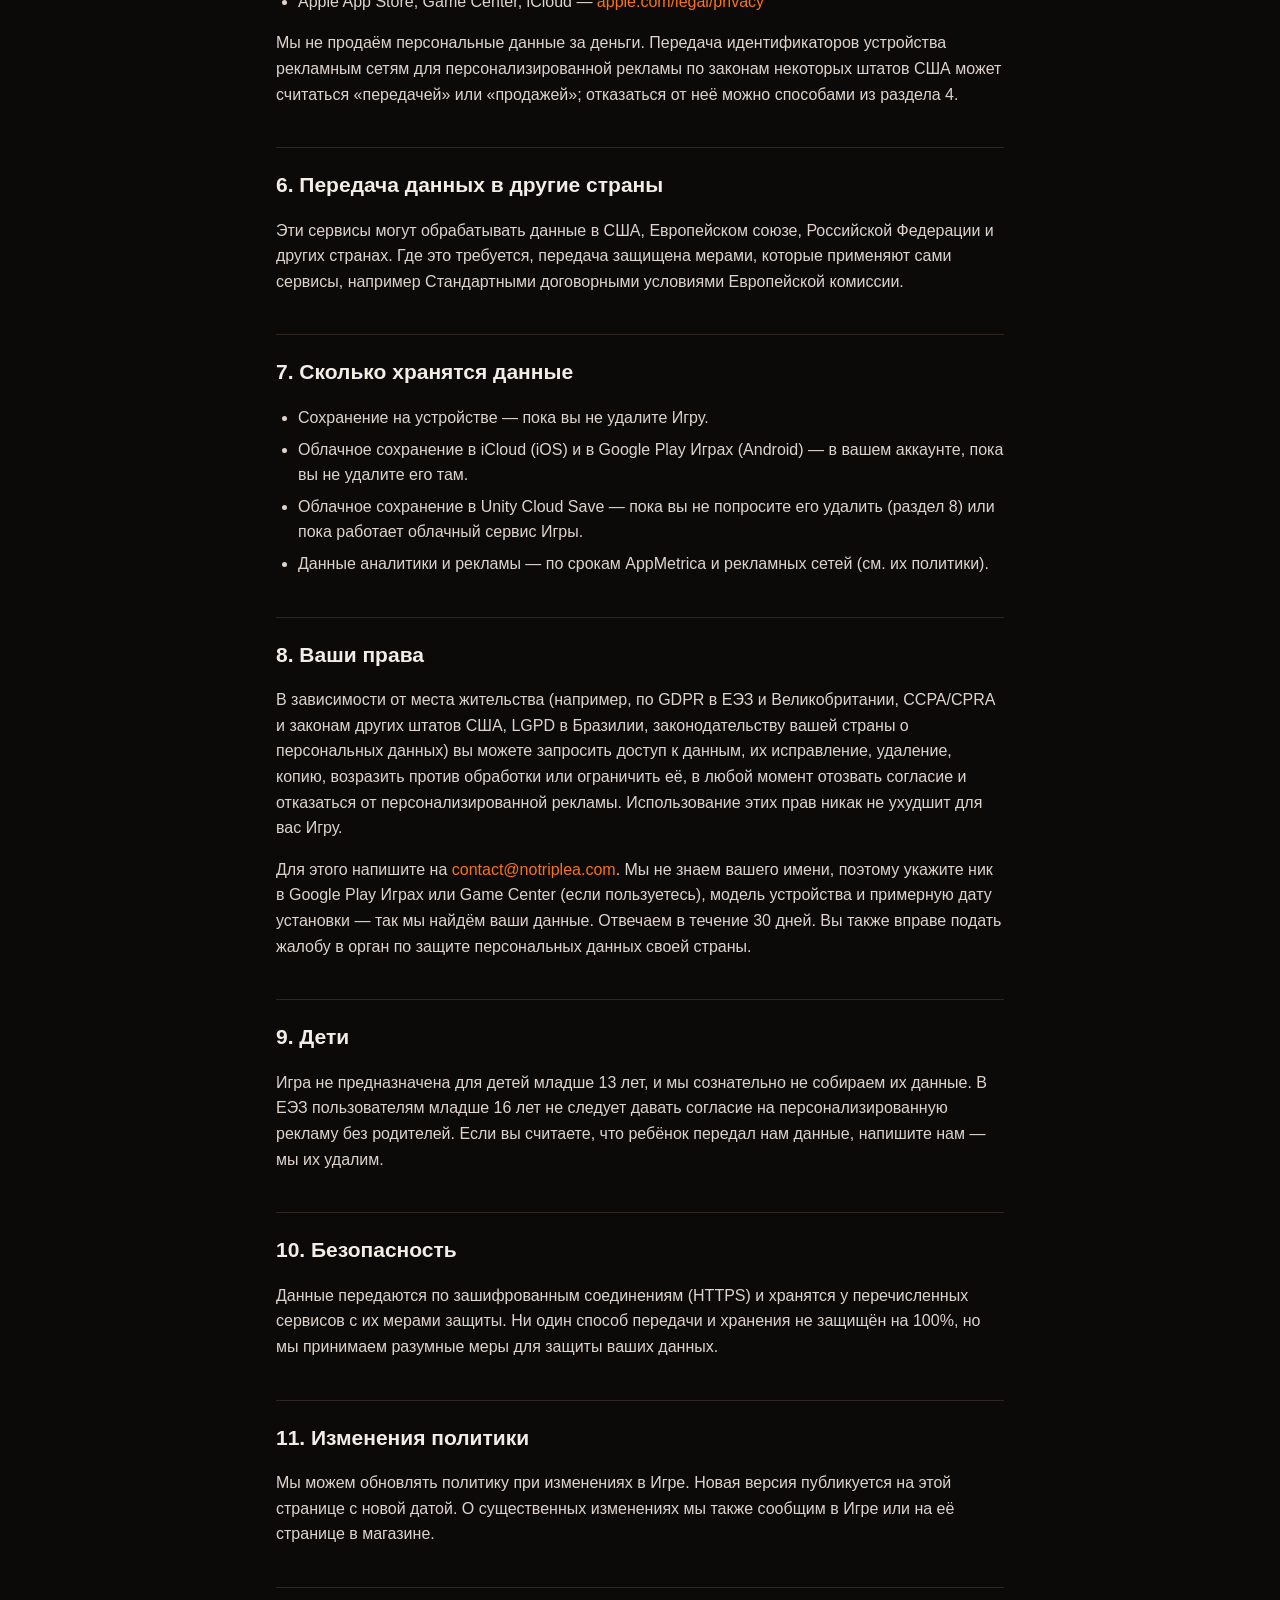
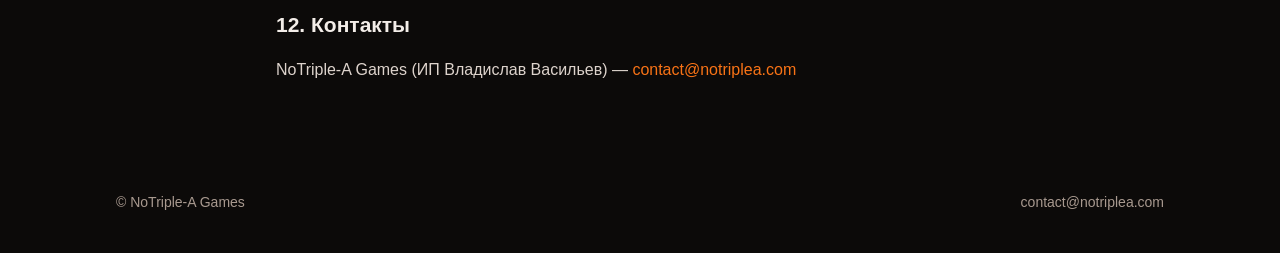
<file: slash-of-sword-2/privacy/ru/index.html>
<!doctype html>
<html lang="ru">
<head>
<meta charset="utf-8">
<meta name="viewport" content="width=device-width, initial-scale=1">
<title>Политика конфиденциальности — Slash of Sword 2</title>
<meta name="description" content="Политика конфиденциальности мобильной игры Slash of Sword 2 от NoTriple-A Games.">
<meta name="theme-color" content="#0c0a09">
<link rel="canonical" href="https://notriplea.com/slash-of-sword-2/privacy/ru/">
<link rel="alternate" hreflang="en" href="https://notriplea.com/slash-of-sword-2/privacy/">
<link rel="alternate" hreflang="ru" href="https://notriplea.com/slash-of-sword-2/privacy/ru/">
<link rel="icon" href="data:image/svg+xml,%3Csvg xmlns='http://www.w3.org/2000/svg' viewBox='0 0 64 64'%3E%3Cdefs%3E%3ClinearGradient id='g' x1='0' y1='0' x2='1' y2='1'%3E%3Cstop offset='0' stop-color='%23f97316'/%3E%3Cstop offset='1' stop-color='%23dc2626'/%3E%3C/linearGradient%3E%3C/defs%3E%3Crect width='64' height='64' rx='16' fill='url(%23g)'/%3E%3Ctext x='32' y='44' font-family='Arial,sans-serif' font-size='34' font-weight='900' text-anchor='middle' fill='white'%3EN%3C/text%3E%3C/svg%3E">
<meta property="og:type" content="website">
<meta property="og:site_name" content="NoTriple-A Games">
<meta property="og:title" content="Политика конфиденциальности — Slash of Sword 2">
<meta property="og:description" content="Политика конфиденциальности мобильной игры Slash of Sword 2 от NoTriple-A Games.">
<meta property="og:url" content="https://notriplea.com/slash-of-sword-2/privacy/ru/">
<meta property="og:image" content="https://notriplea.com/assets/icons/slash-of-sword-2.jpg">
<link rel="stylesheet" href="/style.css?v=16965eba">
</head>
<body>
<header class="topbar"><div class="inner">
  <a class="brand" href="/ru/"><img class="logo" src="/assets/logo.png?v=16965eba" alt="NoTriple-A Games" width="69" height="30"></a>
  <nav><span class="lang"><a href="/slash-of-sword-2/privacy/" data-lang="en">EN</a> <strong>RU</strong></span></nav>
</div></header>

<main class="doc">
<div class="game-chip"><img src="/assets/icons/slash-of-sword-2.jpg" alt="" width="56" height="56"><div><strong>Slash of Sword 2</strong><br><span class="meta">Офлайн экшен-RPG</span></div></div>
<h1>Политика конфиденциальности</h1>
<p class="meta">Дата вступления в силу: 26 октября 2026 г.</p>

<div class="card">
<p><strong>Коротко.</strong> Мы не спрашиваем ваше имя, почту или телефон и никогда не видим данные банковской карты. Игра использует сервисы Google, Apple, Unity и Яндекса, чтобы показывать рекламу, понимать, как играют в игру, проводить покупки и хранить прогресс в облаке. Эти сервисы получают идентификаторы устройства и технические данные. Вы можете в любой момент ограничить персонализированную рекламу и попросить нас удалить ваши данные.</p>
</div>

<h2>1. Кто мы</h2>
<p>Политика действует для мобильной игры <strong>Slash of Sword 2</strong> («Игра») для Android и iOS, издатель — <strong>NoTriple-A Games</strong>, торговое название индивидуального предпринимателя <strong>Владислава Васильева</strong> («мы»). Мы отвечаем за данные, которые обрабатывает Игра. Связь: <a href="mailto:contact@notriplea.com">contact@notriplea.com</a>.</p>

<h2>2. Какие данные обрабатываются</h2>

<h3>2.1. Прогресс и облачное сохранение</h3>
<p>Прогресс (уровни, предметы, покупки в Игре, настройки) хранится на устройстве. Чтобы восстановить его после переустановки или на новом устройстве, Игра хранит копию сохранения в облаке:</p>
<ul>
  <li><strong>iOS:</strong> в вашем личном хранилище <strong>iCloud</strong> (Apple CloudKit), если вы вошли в iCloud. Копия лежит в вашем аккаунте iCloud, мы её не видим и доступа к ней не имеем. Удалить её можно в Настройках iOS → ваше имя → iCloud → Управление хранилищем.</li>
  <li><strong>Android:</strong> в сохранениях <strong>Google Play Игр</strong> в вашем аккаунте Google, если вы вошли в Play Игры; иначе — в <strong>Unity Gaming Services</strong> (Cloud Save) под анонимным ID игрока, который создаёт Unity.</li>
</ul>
<p>Игра также входит в <strong>Unity Gaming Services</strong> под анонимным ID игрока, чтобы получать настройки игры (Remote Config) и один раз перенести сохранение старой версии Игры из Unity Cloud Save. На iOS, если вы вошли в <strong>Game Center</strong>, Игра использует его для профиля игрока. Ваш адрес почты Google или Apple и пароль мы не получаем.</p>

<h3>2.2. Аналитика</h3>
<p>Мы используем <strong>AppMetrica</strong> (Яндекс), чтобы понимать, как играют в Игру, и исправлять ошибки. AppMetrica собирает: модель устройства, операционную систему и её версию, язык, размер экрана, версию Игры, идентификаторы устройства и установки (в том числе рекламный ID, где это разрешено), примерное местоположение (страна, город) по IP-адресу, а также события в Игре: начало и прохождение уровней, внутриигровые покупки, просмотры рекламы и покупки.</p>

<h3>2.3. Реклама</h3>
<p>Реклама показывается через медиацию <strong>Unity LevelPlay</strong> (ранее ironSource) с сетями <strong>Google AdMob</strong>, <strong>Unity Ads</strong> и <strong>Яндекс Реклама</strong>. Они могут собирать рекламный ID (AAID на Android, IDFA на iOS — только с вашего разрешения), IP-адрес, данные устройства и взаимодействие с рекламой (показы, нажатия), чтобы показывать рекламу, не повторять одно и то же, бороться с мошенничеством и измерять эффективность. В зависимости от вашего выбора (раздел 4) реклама может быть персонализированной или нет.</p>

<h3>2.4. Покупки</h3>
<p>Покупки в Игре проводят <strong>Google Play</strong> или <strong>App Store</strong>. Данные карты и платёжные реквизиты мы не получаем. Мы получаем купленный товар, цену и валюту, ID транзакции и чек магазина — чтобы выдать товар, восстановить покупки и учесть доход в аналитике.</p>

<h3>2.5. Удалённые настройки</h3>
<p>Игра загружает настройки (например, как часто показывать рекламу) из <strong>Unity Remote Config</strong>. В запрос входят анонимный ID игрока Unity и базовые данные устройства.</p>

<h3>2.6. Уведомления и «Поделиться»</h3>
<p>Напоминания — это <strong>локальные уведомления</strong>, которые планируются на самом устройстве; push-токены мы не используем. Игра сначала спрашивает разрешение, отключить уведомления можно в настройках устройства. Если вы делитесь чем-то из Игры, используется стандартное меню «Поделиться» устройства; что и кому вы отправляете, мы не видим.</p>

<h3>2.7. Более ранние версии Игры</h3>
<p>Более ранние версии Игры могут также использовать <strong>Google Firebase</strong> (например, Analytics и Remote Config), который собирает идентификаторы устройства, события использования приложения и технические данные. В обновлённых версиях Firebase удаляется. Подробнее: <a href="https://firebase.google.com/support/privacy?hl=ru">firebase.google.com/support/privacy</a>.</p>

<p>Мы не собираем точное местоположение (GPS), контакты, фото, данные микрофона и камеры.</p>

<h2>3. Зачем мы обрабатываем данные (правовые основания)</h2>
<ul>
  <li><strong>Работа Игры</strong>, включая облачное сохранение и покупки, — исполнение договора с вами.</li>
  <li><strong>Аналитика, исправление ошибок, защита от мошенничества, удалённые настройки</strong> — наш законный интерес в том, чтобы Игра работала и становилась лучше.</li>
  <li><strong>Персонализированная реклама</strong> — ваше согласие там, где его требует закон (ЕЭЗ, Великобритания, Швейцария). Неперсонализированная реклама показывается на основании законного интереса — так Игра остаётся бесплатной.</li>
</ul>

<h2>4. Ваш выбор</h2>
<ul>
  <li><strong>Согласие (ЕЭЗ, Великобритания, Швейцария).</strong> При первом запуске Игра показывает форму согласия Google. Изменить выбор можно позже в настройках Игры («Настройки конфиденциальности»), где они доступны, или написав нам.</li>
  <li><strong>Отслеживание на iOS.</strong> Игра спрашивает разрешение через App Tracking Transparency. Без разрешения IDFA не используется. Изменить: <em>Настройки → Конфиденциальность и безопасность → Отслеживание</em>.</li>
  <li><strong>Рекламный ID Android</strong> можно сбросить или удалить: <em>Настройки → Google → Реклама</em> (или <em>Настройки → Конфиденциальность → Реклама</em>).</li>
  <li><strong>Уведомления</strong> отключаются в настройках устройства.</li>
</ul>

<h2>5. Сторонние сервисы</h2>
<p>Каждый сервис обрабатывает данные по своей политике:</p>
<ul>
  <li>Google AdMob, Google Play, Google Play Игры — <a href="https://policies.google.com/privacy?hl=ru">policies.google.com/privacy</a></li>
  <li>Unity Ads, Unity LevelPlay, Unity Gaming Services — <a href="https://unity.com/legal/game-player-and-app-user-privacy-policy">unity.com/legal/game-player-and-app-user-privacy-policy</a></li>
  <li>Яндекс Реклама, AppMetrica — <a href="https://yandex.ru/legal/confidential/">yandex.ru/legal/confidential</a></li>
  <li>Apple App Store, Game Center, iCloud — <a href="https://www.apple.com/ru/legal/privacy/">apple.com/legal/privacy</a></li>
</ul>
<p>Мы не продаём персональные данные за деньги. Передача идентификаторов устройства рекламным сетям для персонализированной рекламы по законам некоторых штатов США может считаться «передачей» или «продажей»; отказаться от неё можно способами из раздела 4.</p>

<h2>6. Передача данных в другие страны</h2>
<p>Эти сервисы могут обрабатывать данные в США, Европейском союзе, Российской Федерации и других странах. Где это требуется, передача защищена мерами, которые применяют сами сервисы, например Стандартными договорными условиями Европейской комиссии.</p>

<h2>7. Сколько хранятся данные</h2>
<ul>
  <li>Сохранение на устройстве — пока вы не удалите Игру.</li>
  <li>Облачное сохранение в iCloud (iOS) и в Google Play Играх (Android) — в вашем аккаунте, пока вы не удалите его там.</li>
  <li>Облачное сохранение в Unity Cloud Save — пока вы не попросите его удалить (раздел 8) или пока работает облачный сервис Игры.</li>
  <li>Данные аналитики и рекламы — по срокам AppMetrica и рекламных сетей (см. их политики).</li>
</ul>

<h2>8. Ваши права</h2>
<p>В зависимости от места жительства (например, по GDPR в ЕЭЗ и Великобритании, CCPA/CPRA и законам других штатов США, LGPD в Бразилии, законодательству вашей страны о персональных данных) вы можете запросить доступ к данным, их исправление, удаление, копию, возразить против обработки или ограничить её, в любой момент отозвать согласие и отказаться от персонализированной рекламы. Использование этих прав никак не ухудшит для вас Игру.</p>
<p>Для этого напишите на <a href="mailto:contact@notriplea.com">contact@notriplea.com</a>. Мы не знаем вашего имени, поэтому укажите ник в Google Play Играх или Game Center (если пользуетесь), модель устройства и примерную дату установки — так мы найдём ваши данные. Отвечаем в течение 30 дней. Вы также вправе подать жалобу в орган по защите персональных данных своей страны.</p>

<h2>9. Дети</h2>
<p>Игра не предназначена для детей младше 13 лет, и мы сознательно не собираем их данные. В ЕЭЗ пользователям младше 16 лет не следует давать согласие на персонализированную рекламу без родителей. Если вы считаете, что ребёнок передал нам данные, напишите нам — мы их удалим.</p>

<h2>10. Безопасность</h2>
<p>Данные передаются по зашифрованным соединениям (HTTPS) и хранятся у перечисленных сервисов с их мерами защиты. Ни один способ передачи и хранения не защищён на 100%, но мы принимаем разумные меры для защиты ваших данных.</p>

<h2>11. Изменения политики</h2>
<p>Мы можем обновлять политику при изменениях в Игре. Новая версия публикуется на этой странице с новой датой. О существенных изменениях мы также сообщим в Игре или на её странице в магазине.</p>

<h2>12. Контакты</h2>
<p>NoTriple-A Games (ИП Владислав Васильев) — <a href="mailto:contact@notriplea.com">contact@notriplea.com</a></p>
</main>

<footer class="site">
  <span>© NoTriple-A Games</span>
  <span><a href="mailto:contact@notriplea.com">contact@notriplea.com</a></span>
</footer>
<script>
(function(){
  try {
    document.querySelectorAll('[data-lang]').forEach(function(a){
      a.addEventListener('click', function(){ localStorage.setItem('lang', a.getAttribute('data-lang')); });
    });
    if (location.pathname === '/' && !localStorage.getItem('lang') &&
        /^ru|^uk|^be|^kk|^uz/i.test(navigator.language || '')) location.replace('/ru/');
  } catch (e) {}
})();
</script>
</body>
</html>
</file>
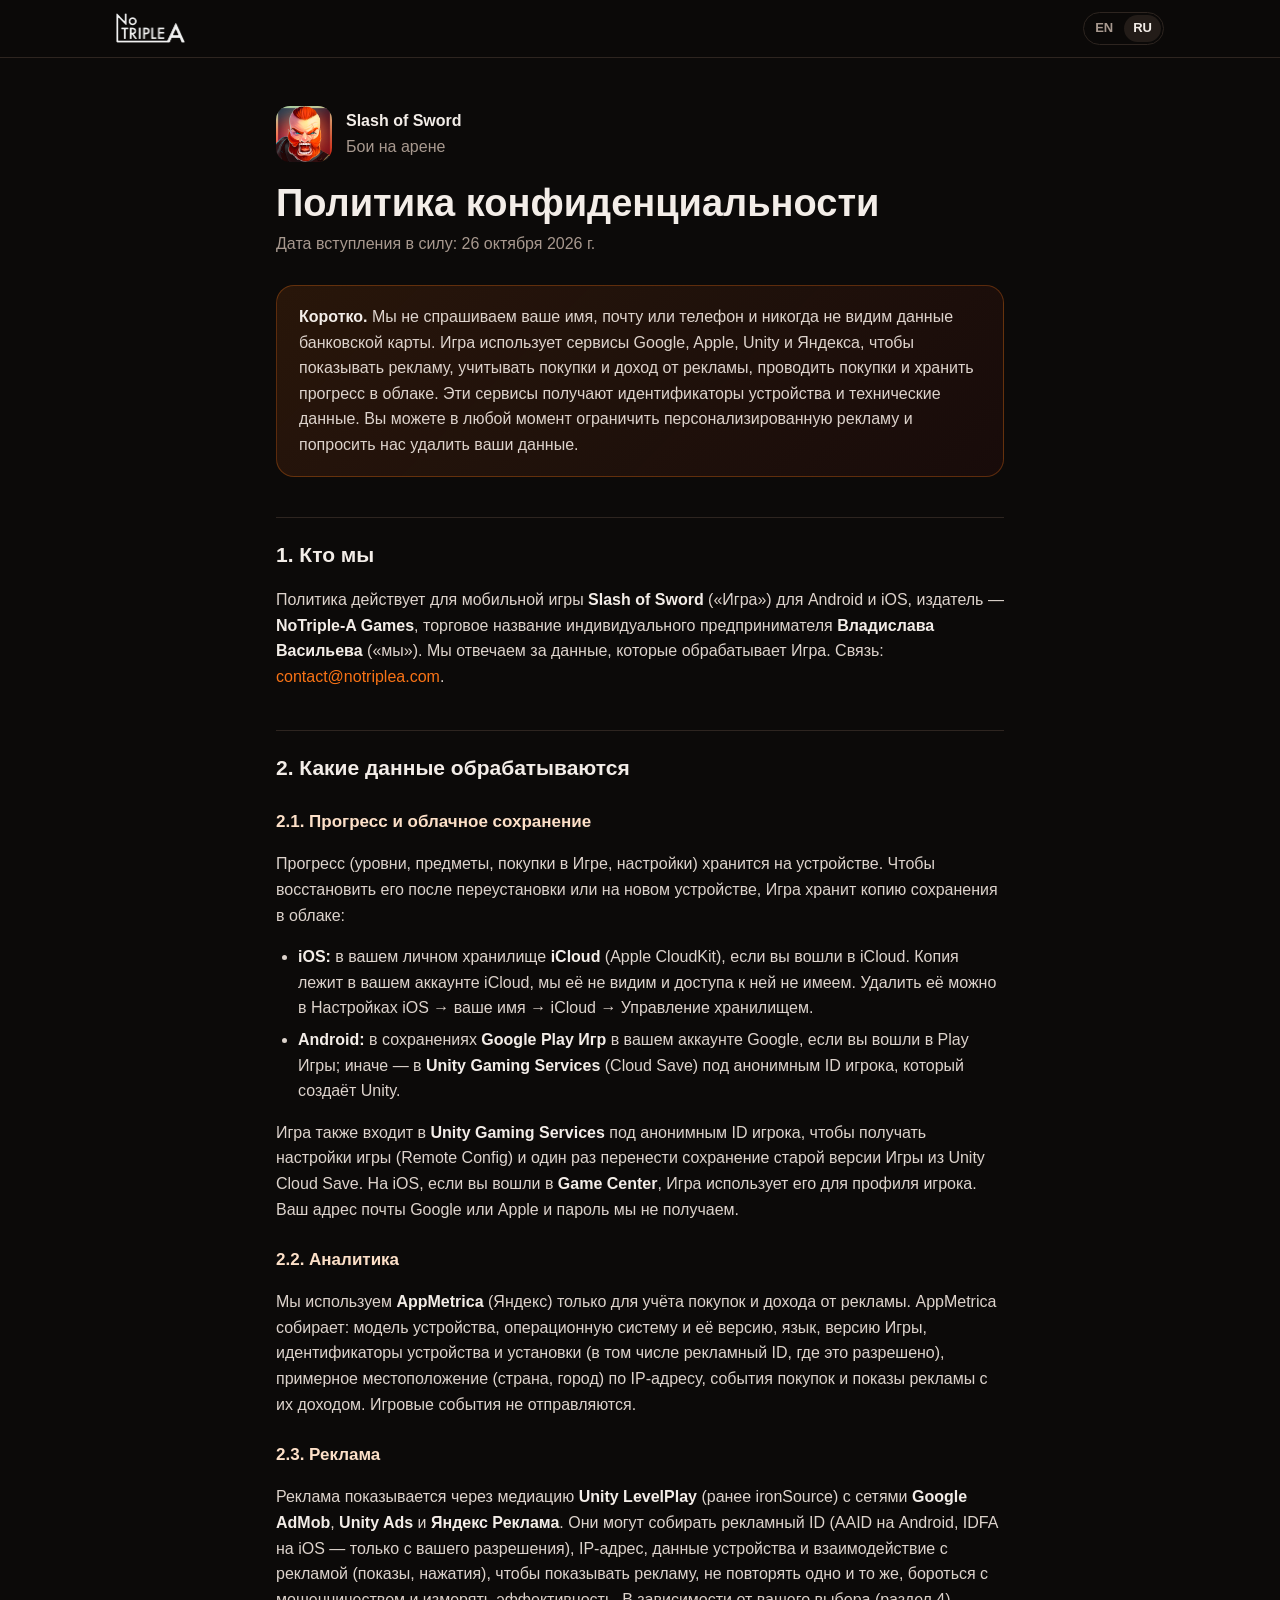
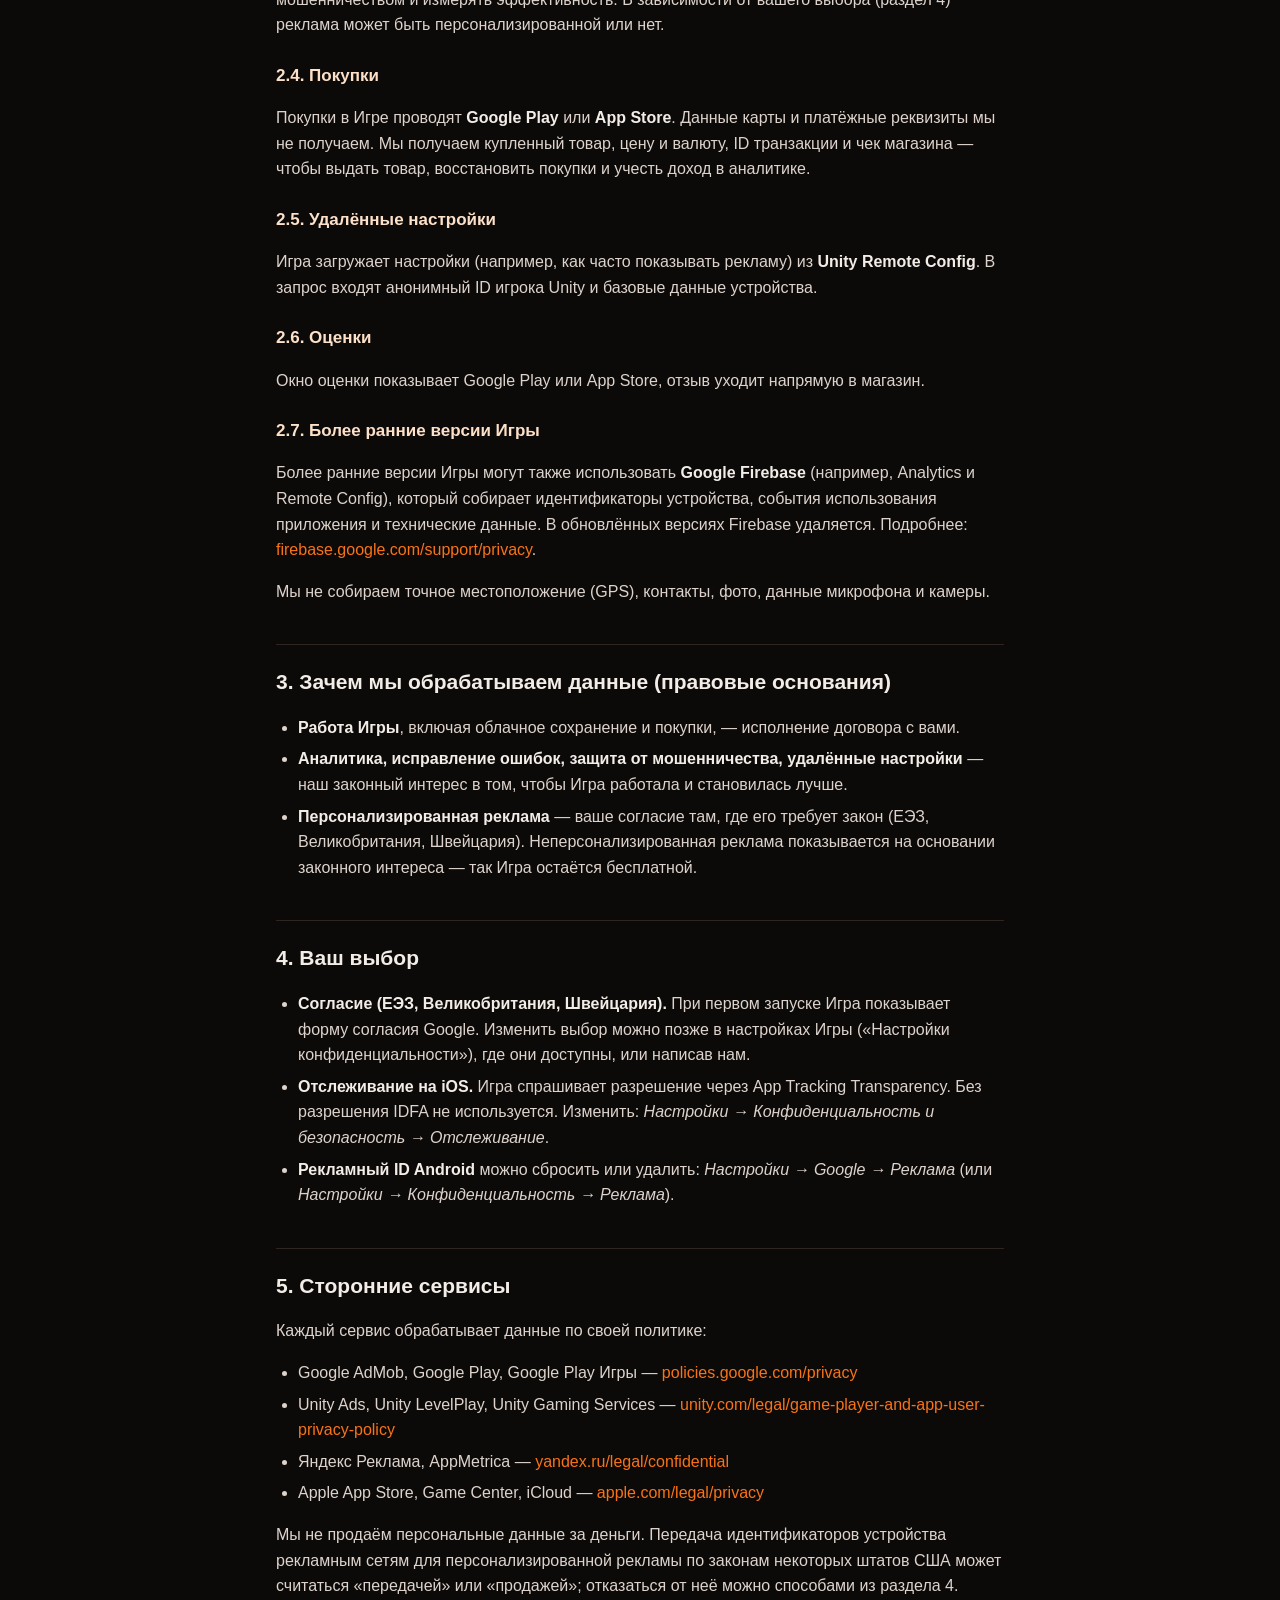
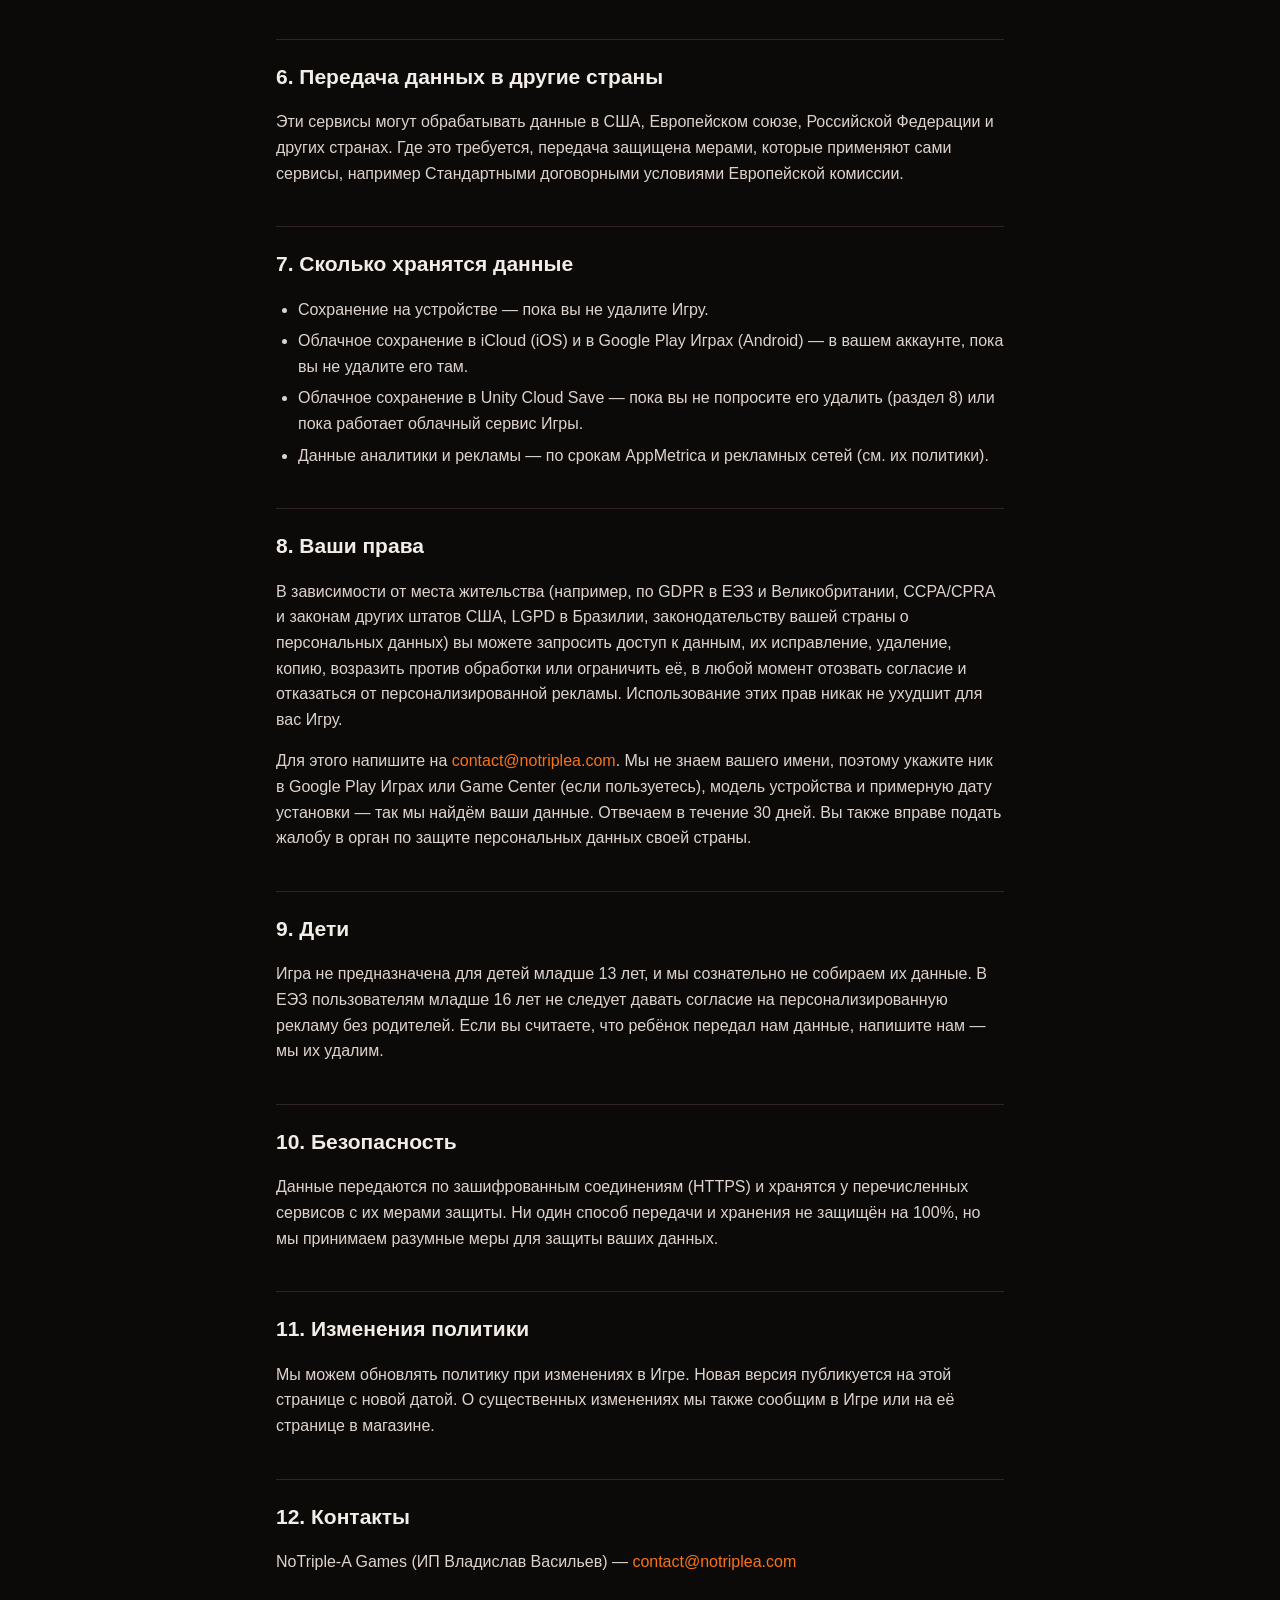
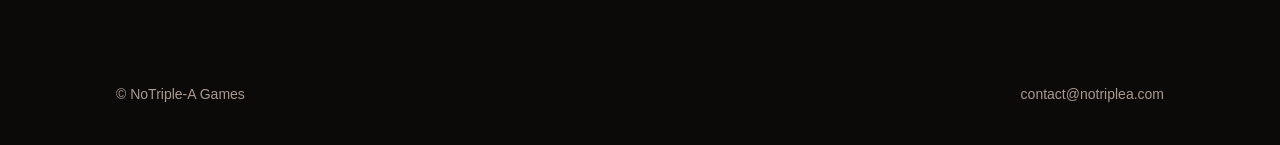
<file: slash-of-sword/privacy/ru/index.html>
<!doctype html>
<html lang="ru">
<head>
<meta charset="utf-8">
<meta name="viewport" content="width=device-width, initial-scale=1">
<title>Политика конфиденциальности — Slash of Sword</title>
<meta name="description" content="Политика конфиденциальности мобильной игры Slash of Sword от NoTriple-A Games.">
<meta name="theme-color" content="#0c0a09">
<link rel="canonical" href="https://notriplea.com/slash-of-sword/privacy/ru/">
<link rel="alternate" hreflang="en" href="https://notriplea.com/slash-of-sword/privacy/">
<link rel="alternate" hreflang="ru" href="https://notriplea.com/slash-of-sword/privacy/ru/">
<link rel="icon" href="data:image/svg+xml,%3Csvg xmlns='http://www.w3.org/2000/svg' viewBox='0 0 64 64'%3E%3Cdefs%3E%3ClinearGradient id='g' x1='0' y1='0' x2='1' y2='1'%3E%3Cstop offset='0' stop-color='%23f97316'/%3E%3Cstop offset='1' stop-color='%23dc2626'/%3E%3C/linearGradient%3E%3C/defs%3E%3Crect width='64' height='64' rx='16' fill='url(%23g)'/%3E%3Ctext x='32' y='44' font-family='Arial,sans-serif' font-size='34' font-weight='900' text-anchor='middle' fill='white'%3EN%3C/text%3E%3C/svg%3E">
<meta property="og:type" content="website">
<meta property="og:site_name" content="NoTriple-A Games">
<meta property="og:title" content="Политика конфиденциальности — Slash of Sword">
<meta property="og:description" content="Политика конфиденциальности мобильной игры Slash of Sword от NoTriple-A Games.">
<meta property="og:url" content="https://notriplea.com/slash-of-sword/privacy/ru/">
<meta property="og:image" content="https://notriplea.com/assets/icons/slash-of-sword.jpg">
<link rel="stylesheet" href="/style.css?v=16965eba">
</head>
<body>
<header class="topbar"><div class="inner">
  <a class="brand" href="/ru/"><img class="logo" src="/assets/logo.png?v=16965eba" alt="NoTriple-A Games" width="69" height="30"></a>
  <nav><span class="lang"><a href="/slash-of-sword/privacy/" data-lang="en">EN</a> <strong>RU</strong></span></nav>
</div></header>

<main class="doc">
<div class="game-chip"><img src="/assets/icons/slash-of-sword.jpg" alt="" width="56" height="56"><div><strong>Slash of Sword</strong><br><span class="meta">Бои на арене</span></div></div>
<h1>Политика конфиденциальности</h1>
<p class="meta">Дата вступления в силу: 26 октября 2026 г.</p>

<div class="card">
<p><strong>Коротко.</strong> Мы не спрашиваем ваше имя, почту или телефон и никогда не видим данные банковской карты. Игра использует сервисы Google, Apple, Unity и Яндекса, чтобы показывать рекламу, учитывать покупки и доход от рекламы, проводить покупки и хранить прогресс в облаке. Эти сервисы получают идентификаторы устройства и технические данные. Вы можете в любой момент ограничить персонализированную рекламу и попросить нас удалить ваши данные.</p>
</div>

<h2>1. Кто мы</h2>
<p>Политика действует для мобильной игры <strong>Slash of Sword</strong> («Игра») для Android и iOS, издатель — <strong>NoTriple-A Games</strong>, торговое название индивидуального предпринимателя <strong>Владислава Васильева</strong> («мы»). Мы отвечаем за данные, которые обрабатывает Игра. Связь: <a href="mailto:contact@notriplea.com">contact@notriplea.com</a>.</p>

<h2>2. Какие данные обрабатываются</h2>

<h3>2.1. Прогресс и облачное сохранение</h3>
<p>Прогресс (уровни, предметы, покупки в Игре, настройки) хранится на устройстве. Чтобы восстановить его после переустановки или на новом устройстве, Игра хранит копию сохранения в облаке:</p>
<ul>
  <li><strong>iOS:</strong> в вашем личном хранилище <strong>iCloud</strong> (Apple CloudKit), если вы вошли в iCloud. Копия лежит в вашем аккаунте iCloud, мы её не видим и доступа к ней не имеем. Удалить её можно в Настройках iOS → ваше имя → iCloud → Управление хранилищем.</li>
  <li><strong>Android:</strong> в сохранениях <strong>Google Play Игр</strong> в вашем аккаунте Google, если вы вошли в Play Игры; иначе — в <strong>Unity Gaming Services</strong> (Cloud Save) под анонимным ID игрока, который создаёт Unity.</li>
</ul>
<p>Игра также входит в <strong>Unity Gaming Services</strong> под анонимным ID игрока, чтобы получать настройки игры (Remote Config) и один раз перенести сохранение старой версии Игры из Unity Cloud Save. На iOS, если вы вошли в <strong>Game Center</strong>, Игра использует его для профиля игрока. Ваш адрес почты Google или Apple и пароль мы не получаем.</p>

<h3>2.2. Аналитика</h3>
<p>Мы используем <strong>AppMetrica</strong> (Яндекс) только для учёта покупок и дохода от рекламы. AppMetrica собирает: модель устройства, операционную систему и её версию, язык, версию Игры, идентификаторы устройства и установки (в том числе рекламный ID, где это разрешено), примерное местоположение (страна, город) по IP-адресу, события покупок и показы рекламы с их доходом. Игровые события не отправляются.</p>

<h3>2.3. Реклама</h3>
<p>Реклама показывается через медиацию <strong>Unity LevelPlay</strong> (ранее ironSource) с сетями <strong>Google AdMob</strong>, <strong>Unity Ads</strong> и <strong>Яндекс Реклама</strong>. Они могут собирать рекламный ID (AAID на Android, IDFA на iOS — только с вашего разрешения), IP-адрес, данные устройства и взаимодействие с рекламой (показы, нажатия), чтобы показывать рекламу, не повторять одно и то же, бороться с мошенничеством и измерять эффективность. В зависимости от вашего выбора (раздел 4) реклама может быть персонализированной или нет.</p>

<h3>2.4. Покупки</h3>
<p>Покупки в Игре проводят <strong>Google Play</strong> или <strong>App Store</strong>. Данные карты и платёжные реквизиты мы не получаем. Мы получаем купленный товар, цену и валюту, ID транзакции и чек магазина — чтобы выдать товар, восстановить покупки и учесть доход в аналитике.</p>

<h3>2.5. Удалённые настройки</h3>
<p>Игра загружает настройки (например, как часто показывать рекламу) из <strong>Unity Remote Config</strong>. В запрос входят анонимный ID игрока Unity и базовые данные устройства.</p>

<h3>2.6. Оценки</h3>
<p>Окно оценки показывает Google Play или App Store, отзыв уходит напрямую в магазин.</p>

<h3>2.7. Более ранние версии Игры</h3>
<p>Более ранние версии Игры могут также использовать <strong>Google Firebase</strong> (например, Analytics и Remote Config), который собирает идентификаторы устройства, события использования приложения и технические данные. В обновлённых версиях Firebase удаляется. Подробнее: <a href="https://firebase.google.com/support/privacy?hl=ru">firebase.google.com/support/privacy</a>.</p>

<p>Мы не собираем точное местоположение (GPS), контакты, фото, данные микрофона и камеры.</p>

<h2>3. Зачем мы обрабатываем данные (правовые основания)</h2>
<ul>
  <li><strong>Работа Игры</strong>, включая облачное сохранение и покупки, — исполнение договора с вами.</li>
  <li><strong>Аналитика, исправление ошибок, защита от мошенничества, удалённые настройки</strong> — наш законный интерес в том, чтобы Игра работала и становилась лучше.</li>
  <li><strong>Персонализированная реклама</strong> — ваше согласие там, где его требует закон (ЕЭЗ, Великобритания, Швейцария). Неперсонализированная реклама показывается на основании законного интереса — так Игра остаётся бесплатной.</li>
</ul>

<h2>4. Ваш выбор</h2>
<ul>
  <li><strong>Согласие (ЕЭЗ, Великобритания, Швейцария).</strong> При первом запуске Игра показывает форму согласия Google. Изменить выбор можно позже в настройках Игры («Настройки конфиденциальности»), где они доступны, или написав нам.</li>
  <li><strong>Отслеживание на iOS.</strong> Игра спрашивает разрешение через App Tracking Transparency. Без разрешения IDFA не используется. Изменить: <em>Настройки → Конфиденциальность и безопасность → Отслеживание</em>.</li>
  <li><strong>Рекламный ID Android</strong> можно сбросить или удалить: <em>Настройки → Google → Реклама</em> (или <em>Настройки → Конфиденциальность → Реклама</em>).</li>
</ul>

<h2>5. Сторонние сервисы</h2>
<p>Каждый сервис обрабатывает данные по своей политике:</p>
<ul>
  <li>Google AdMob, Google Play, Google Play Игры — <a href="https://policies.google.com/privacy?hl=ru">policies.google.com/privacy</a></li>
  <li>Unity Ads, Unity LevelPlay, Unity Gaming Services — <a href="https://unity.com/legal/game-player-and-app-user-privacy-policy">unity.com/legal/game-player-and-app-user-privacy-policy</a></li>
  <li>Яндекс Реклама, AppMetrica — <a href="https://yandex.ru/legal/confidential/">yandex.ru/legal/confidential</a></li>
  <li>Apple App Store, Game Center, iCloud — <a href="https://www.apple.com/ru/legal/privacy/">apple.com/legal/privacy</a></li>
</ul>
<p>Мы не продаём персональные данные за деньги. Передача идентификаторов устройства рекламным сетям для персонализированной рекламы по законам некоторых штатов США может считаться «передачей» или «продажей»; отказаться от неё можно способами из раздела 4.</p>

<h2>6. Передача данных в другие страны</h2>
<p>Эти сервисы могут обрабатывать данные в США, Европейском союзе, Российской Федерации и других странах. Где это требуется, передача защищена мерами, которые применяют сами сервисы, например Стандартными договорными условиями Европейской комиссии.</p>

<h2>7. Сколько хранятся данные</h2>
<ul>
  <li>Сохранение на устройстве — пока вы не удалите Игру.</li>
  <li>Облачное сохранение в iCloud (iOS) и в Google Play Играх (Android) — в вашем аккаунте, пока вы не удалите его там.</li>
  <li>Облачное сохранение в Unity Cloud Save — пока вы не попросите его удалить (раздел 8) или пока работает облачный сервис Игры.</li>
  <li>Данные аналитики и рекламы — по срокам AppMetrica и рекламных сетей (см. их политики).</li>
</ul>

<h2>8. Ваши права</h2>
<p>В зависимости от места жительства (например, по GDPR в ЕЭЗ и Великобритании, CCPA/CPRA и законам других штатов США, LGPD в Бразилии, законодательству вашей страны о персональных данных) вы можете запросить доступ к данным, их исправление, удаление, копию, возразить против обработки или ограничить её, в любой момент отозвать согласие и отказаться от персонализированной рекламы. Использование этих прав никак не ухудшит для вас Игру.</p>
<p>Для этого напишите на <a href="mailto:contact@notriplea.com">contact@notriplea.com</a>. Мы не знаем вашего имени, поэтому укажите ник в Google Play Играх или Game Center (если пользуетесь), модель устройства и примерную дату установки — так мы найдём ваши данные. Отвечаем в течение 30 дней. Вы также вправе подать жалобу в орган по защите персональных данных своей страны.</p>

<h2>9. Дети</h2>
<p>Игра не предназначена для детей младше 13 лет, и мы сознательно не собираем их данные. В ЕЭЗ пользователям младше 16 лет не следует давать согласие на персонализированную рекламу без родителей. Если вы считаете, что ребёнок передал нам данные, напишите нам — мы их удалим.</p>

<h2>10. Безопасность</h2>
<p>Данные передаются по зашифрованным соединениям (HTTPS) и хранятся у перечисленных сервисов с их мерами защиты. Ни один способ передачи и хранения не защищён на 100%, но мы принимаем разумные меры для защиты ваших данных.</p>

<h2>11. Изменения политики</h2>
<p>Мы можем обновлять политику при изменениях в Игре. Новая версия публикуется на этой странице с новой датой. О существенных изменениях мы также сообщим в Игре или на её странице в магазине.</p>

<h2>12. Контакты</h2>
<p>NoTriple-A Games (ИП Владислав Васильев) — <a href="mailto:contact@notriplea.com">contact@notriplea.com</a></p>
</main>

<footer class="site">
  <span>© NoTriple-A Games</span>
  <span><a href="mailto:contact@notriplea.com">contact@notriplea.com</a></span>
</footer>
<script>
(function(){
  try {
    document.querySelectorAll('[data-lang]').forEach(function(a){
      a.addEventListener('click', function(){ localStorage.setItem('lang', a.getAttribute('data-lang')); });
    });
    if (location.pathname === '/' && !localStorage.getItem('lang') &&
        /^ru|^uk|^be|^kk|^uz/i.test(navigator.language || '')) location.replace('/ru/');
  } catch (e) {}
})();
</script>
</body>
</html>
</file>
<file: style.css>
:root {
  --bg: #0c0a09;
  --bg-2: #15110f;
  --card: #1b1613;
  --card-hover: #231c18;
  --line: #2e2520;
  --text: #f3ede8;
  --muted: #a8998f;
  --accent: #f97316;
  --accent-2: #dc2626;
  --radius: 18px;
  --max: 1080px;
}
* { box-sizing: border-box; }
html { scroll-behavior: smooth; }
body {
  margin: 0;
  background: var(--bg);
  color: var(--text);
  font: 16px/1.6 "Inter", -apple-system, BlinkMacSystemFont, "Segoe UI", Roboto, Arial, sans-serif;
  -webkit-font-smoothing: antialiased;
}
a { color: var(--accent); text-decoration: none; }
a:hover { text-decoration: underline; }
img { display: block; max-width: 100%; }

/* ---------- шапка ---------- */
.topbar {
  position: sticky; top: 0; z-index: 10;
  background: rgba(12, 10, 9, 0.82);
  backdrop-filter: blur(12px); -webkit-backdrop-filter: blur(12px);
  border-bottom: 1px solid var(--line);
}
.topbar .inner {
  max-width: var(--max); margin: 0 auto; padding: 12px 16px;
  display: flex; align-items: center; justify-content: space-between; gap: 16px;
}
.brand { display: flex; align-items: center; gap: 10px; color: var(--text); font-weight: 800; letter-spacing: 0.02em; }
.brand:hover { text-decoration: none; }
.brand .mark {
  width: 32px; height: 32px; border-radius: 9px;
  background: linear-gradient(135deg, var(--accent), var(--accent-2));
  display: grid; place-items: center; color: #fff; font-weight: 900; font-size: 15px;
  box-shadow: 0 4px 18px rgba(249, 115, 22, 0.35);
}
.topbar nav { display: flex; gap: 18px; font-size: 15px; }
.topbar nav a { color: var(--muted); }
.topbar nav a:hover, .topbar nav strong { color: var(--text); text-decoration: none; }

/* ---------- главная: обложка ---------- */
.hero { position: relative; overflow: hidden; border-bottom: 1px solid var(--line); }
.hero .mosaic {
  position: absolute; inset: -40px; display: grid;
  grid-template-columns: repeat(6, 1fr); gap: 10px;
  transform: rotate(-8deg) scale(1.15); opacity: 0.22; filter: saturate(1.1) blur(1px);
}
.hero .mosaic img { width: 100%; aspect-ratio: 1; object-fit: cover; border-radius: 22px; }
.hero::after {
  content: ""; position: absolute; inset: 0;
  background:
    radial-gradient(ellipse at 30% 40%, rgba(12, 10, 9, 0.35), rgba(12, 10, 9, 0.92) 70%),
    linear-gradient(to bottom, rgba(12, 10, 9, 0) 60%, var(--bg));
}
.hero .content { position: relative; z-index: 1; max-width: var(--max); margin: 0 auto; padding: 96px 16px 88px; }
.eyebrow { color: var(--accent); font-weight: 700; text-transform: uppercase; letter-spacing: 0.14em; font-size: 13px; margin: 0 0 12px; }
.hero h1 { font-size: clamp(36px, 7vw, 64px); line-height: 1.05; margin: 0 0 16px; font-weight: 900; letter-spacing: -0.02em; }
.hero h1 span {
  background: linear-gradient(90deg, var(--accent), #fbbf24);
  -webkit-background-clip: text; background-clip: text; color: transparent;
}
.hero p.lead { color: var(--muted); font-size: clamp(17px, 2.4vw, 20px); max-width: 560px; margin: 0 0 28px; }
.btn {
  display: inline-flex; align-items: center; gap: 8px;
  padding: 12px 20px; border-radius: 999px; font-weight: 700; font-size: 15px;
  background: linear-gradient(135deg, var(--accent), var(--accent-2)); color: #fff;
  transition: background-color 0.18s ease, box-shadow 0.18s ease;
}
.btn:hover { text-decoration: none; filter: brightness(1.2); box-shadow: 0 0 0 2px #ffb36b, 0 0 20px rgba(249, 115, 22, 0.4); }
.btn.ghost { background: transparent; border: 1px solid var(--line); color: var(--text); }
.btn.ghost:hover { background: #492511; border-color: var(--accent); color: #fff; }

/* ---------- секции ---------- */
.section { max-width: var(--max); margin: 0 auto; padding: 64px 16px; }
.section h2 { font-size: clamp(26px, 4vw, 34px); margin: 0 0 8px; font-weight: 800; }
.section .sub { color: var(--muted); margin: 0 0 32px; }

/* ---------- карточки игр ---------- */
.games { display: grid; grid-template-columns: repeat(auto-fill, minmax(min(300px, 100%), 1fr)); gap: 20px; list-style: none; margin: 0; padding: 0; }
.game {
  background: var(--card); border: 1px solid var(--line); border-radius: var(--radius);
  padding: 20px; display: flex; flex-direction: column; gap: 16px;
  transition: transform 0.2s ease, background 0.2s ease, border-color 0.2s ease;
}
.game:hover { transform: translateY(-3px); background: var(--card-hover); border-color: rgba(249, 115, 22, 0.35); }
.game .head { display: flex; gap: 16px; align-items: center; }
.game .icon { width: 88px; height: 88px; border-radius: 22px; object-fit: cover; flex: none; box-shadow: 0 8px 24px rgba(0, 0, 0, 0.45); }
.game h3 { margin: 0 0 4px; font-size: 19px; line-height: 1.25; }
.game .tag { color: var(--muted); font-size: 14px; margin: 0; }
.stores { display: flex; gap: 8px; flex-wrap: wrap; }
.store {
  display: inline-flex; align-items: center; gap: 8px;
  padding: 8px 14px; border-radius: 12px; font-size: 14px; font-weight: 600;
  background: #000; border: 1px solid #3a302a; color: #fff;
  transition: background-color 0.18s ease, border-color 0.18s ease, box-shadow 0.18s ease;
}
.store:not(.soon):hover { text-decoration: none; background: #492511; border-color: #ffb36b; box-shadow: 0 0 0 1px var(--accent), 0 0 16px rgba(249, 115, 22, 0.3); }
.btn:focus-visible, .store:focus-visible, .topbar .lang a:focus-visible { outline: 2px solid #ffb36b; outline-offset: 4px; }
.store svg { width: 18px; height: 18px; fill: currentColor; }
.store.soon { color: var(--muted); background: transparent; border-style: dashed; cursor: default; }
.game .legal { font-size: 13px; color: var(--muted); margin-top: auto; padding-top: 12px; border-top: 1px solid var(--line); }
.game .legal a { color: var(--muted); }
.game .legal a:hover { color: var(--text); }

/* ---------- контакты ---------- */
.contact { background: var(--bg-2); border-top: 1px solid var(--line); border-bottom: 1px solid var(--line); }
.contact .links { display: flex; gap: 12px; flex-wrap: wrap; }

/* ---------- подвал ---------- */
footer.site { max-width: var(--max); margin: 0 auto; padding: 28px 16px 40px; color: var(--muted); font-size: 14px; display: flex; justify-content: space-between; gap: 12px; flex-wrap: wrap; }
footer.site a { color: var(--muted); }

/* ---------- страница политики ---------- */
.doc { max-width: 760px; margin: 0 auto; padding: 48px 16px 64px; }
.doc .game-chip { display: flex; align-items: center; gap: 14px; margin-bottom: 20px; }
.doc .game-chip img { width: 56px; height: 56px; border-radius: 14px; object-fit: cover; }
.doc h1 { font-size: clamp(28px, 5vw, 38px); line-height: 1.15; margin: 0 0 6px; font-weight: 800; }
.doc .meta { color: var(--muted); margin: 0; }
.doc h2 { font-size: 21px; margin: 40px 0 10px; padding-top: 20px; border-top: 1px solid var(--line); }
.doc h3 { font-size: 17px; margin: 24px 0 6px; color: #fde0c8; }
.doc p, .doc li { color: #ddd3cc; overflow-wrap: anywhere; }
.doc ul { padding-left: 22px; }
.doc li { margin: 6px 0; }
.doc strong { color: var(--text); }
.doc .card {
  background: linear-gradient(135deg, rgba(249, 115, 22, 0.12), rgba(220, 38, 38, 0.06));
  border: 1px solid rgba(249, 115, 22, 0.3); border-radius: var(--radius); padding: 18px 22px; margin: 28px 0 8px;
}
.doc .card p { margin: 0; }

@media (max-width: 560px) {
  .topbar nav { gap: 12px; font-size: 14px; }
  .hero .content { padding: 72px 16px 64px; }
  .hero .mosaic { grid-template-columns: repeat(4, 1fr); }
  .game .icon { width: 72px; height: 72px; border-radius: 18px; }
}

/* ---------- логотип и языки ---------- */
.brand .logo { height: 30px; width: auto; opacity: 0.95; }
.topbar nav { align-items: center; }
.topbar .lang { display: inline-flex; gap: 2px; padding: 2px; border: 1px solid var(--line); border-radius: 999px; font-size: 13px; font-weight: 700; }
.topbar .lang a, .topbar .lang strong { padding: 3px 9px; border-radius: 999px; }
.topbar .lang a:hover { background: #492511; color: #fff; box-shadow: inset 0 0 0 1px var(--accent); text-decoration: none; }
.topbar .lang strong { background: var(--card-hover); color: var(--text); }
.brand { white-space: nowrap; }
@media (max-width: 560px) { .brand { font-size: 15px; } .topbar nav > a { display: none; } }
</file>
